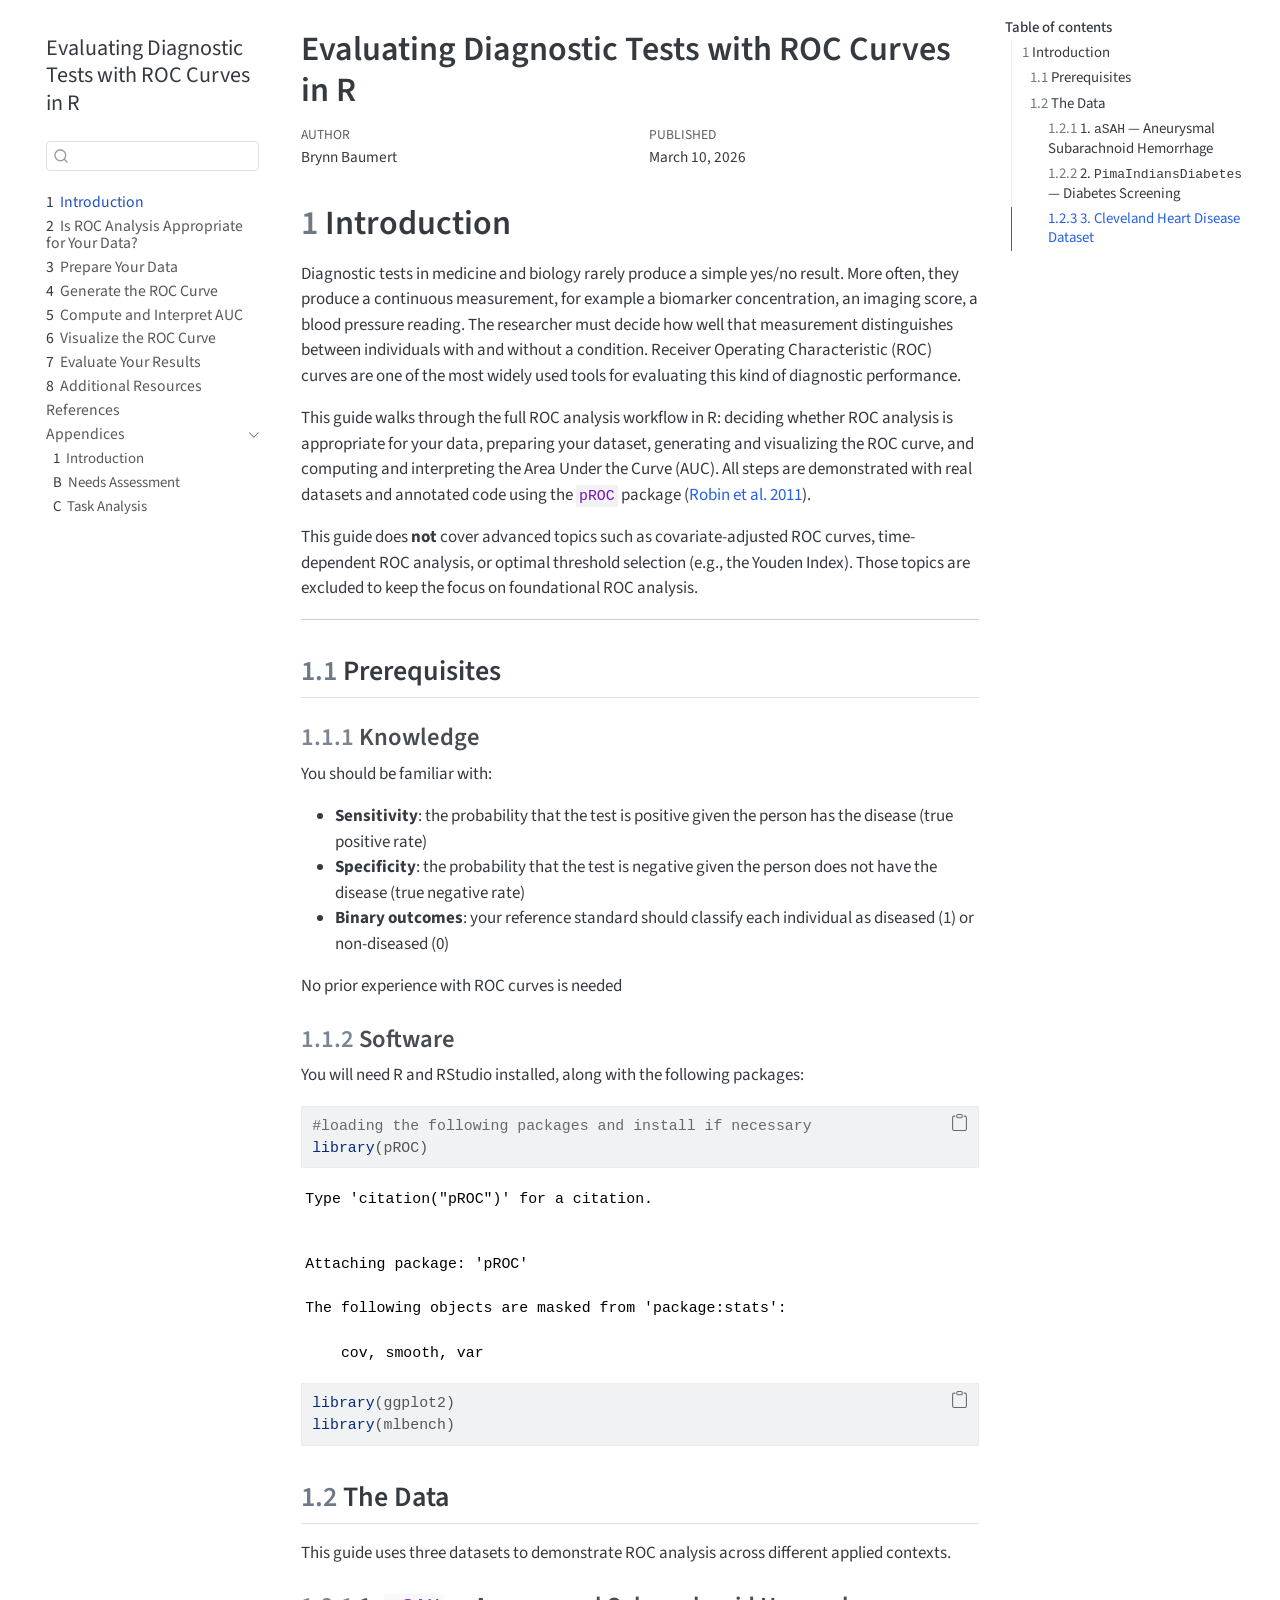
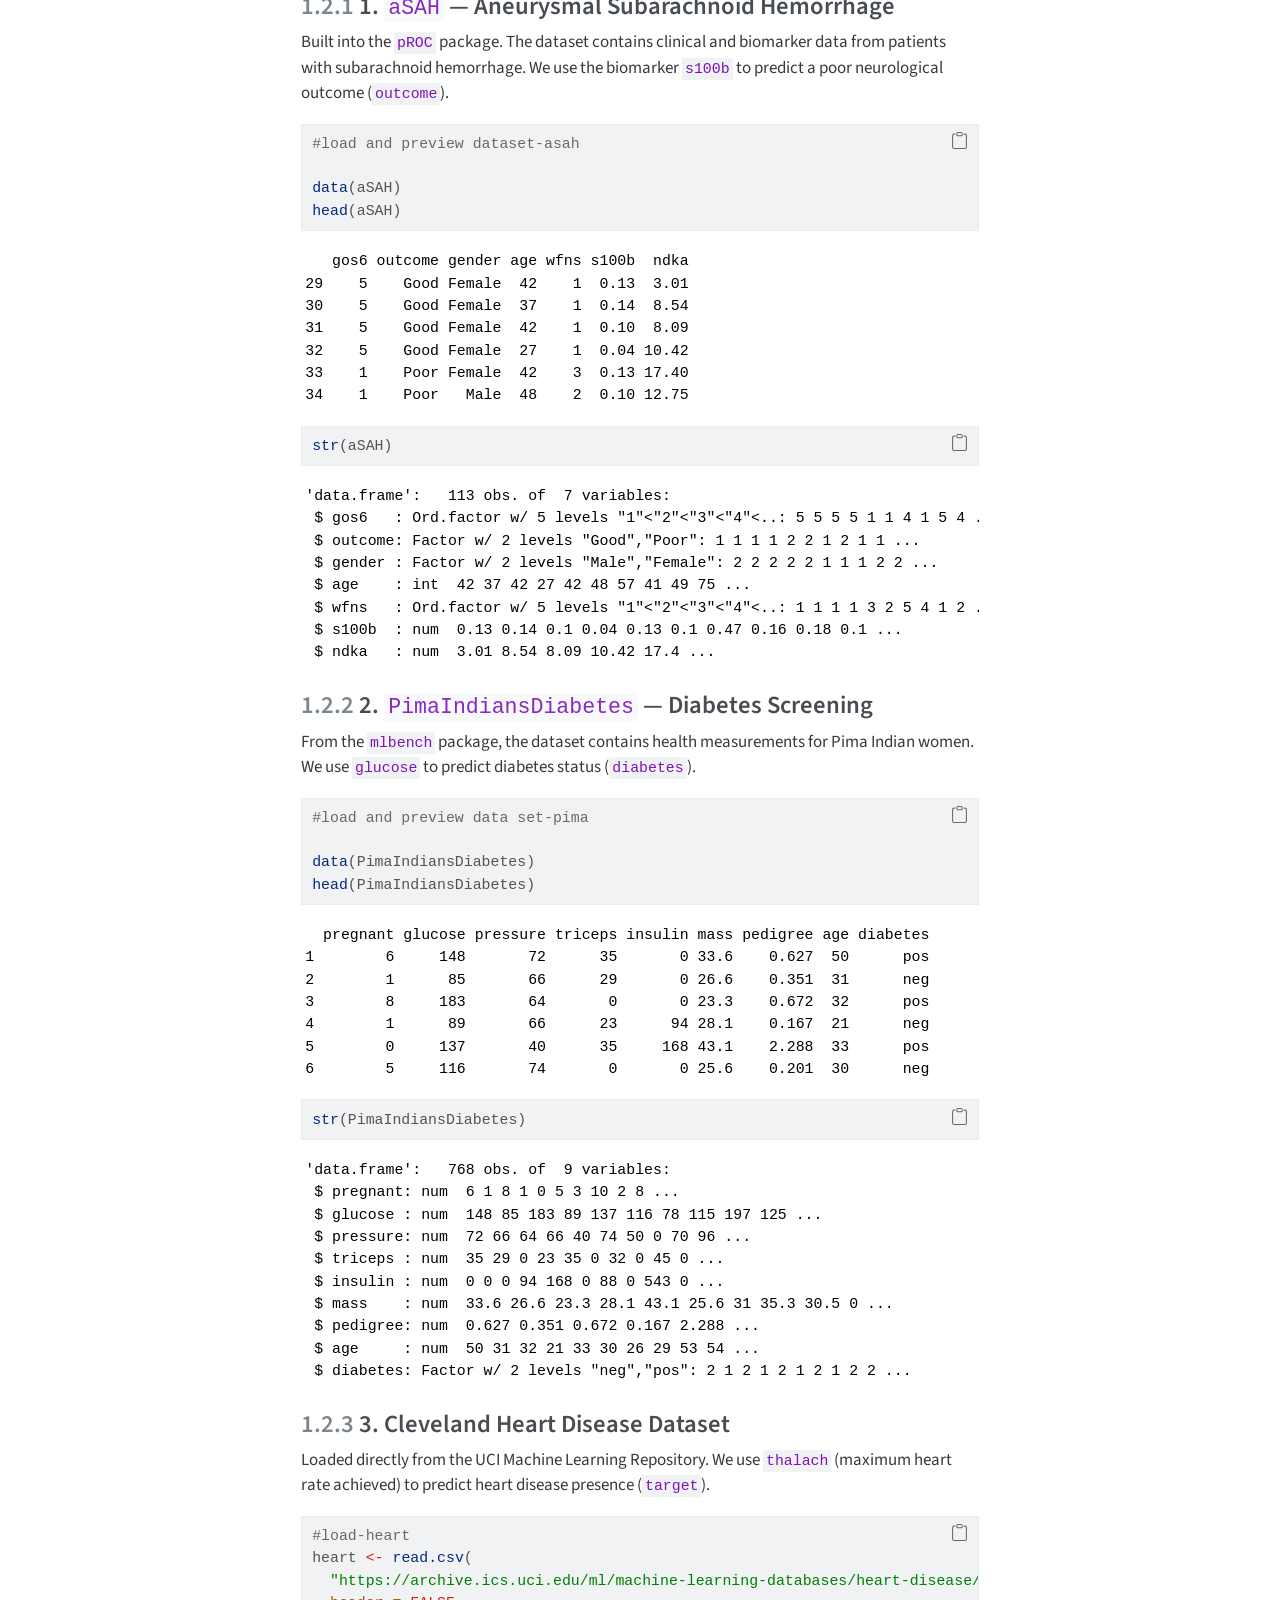
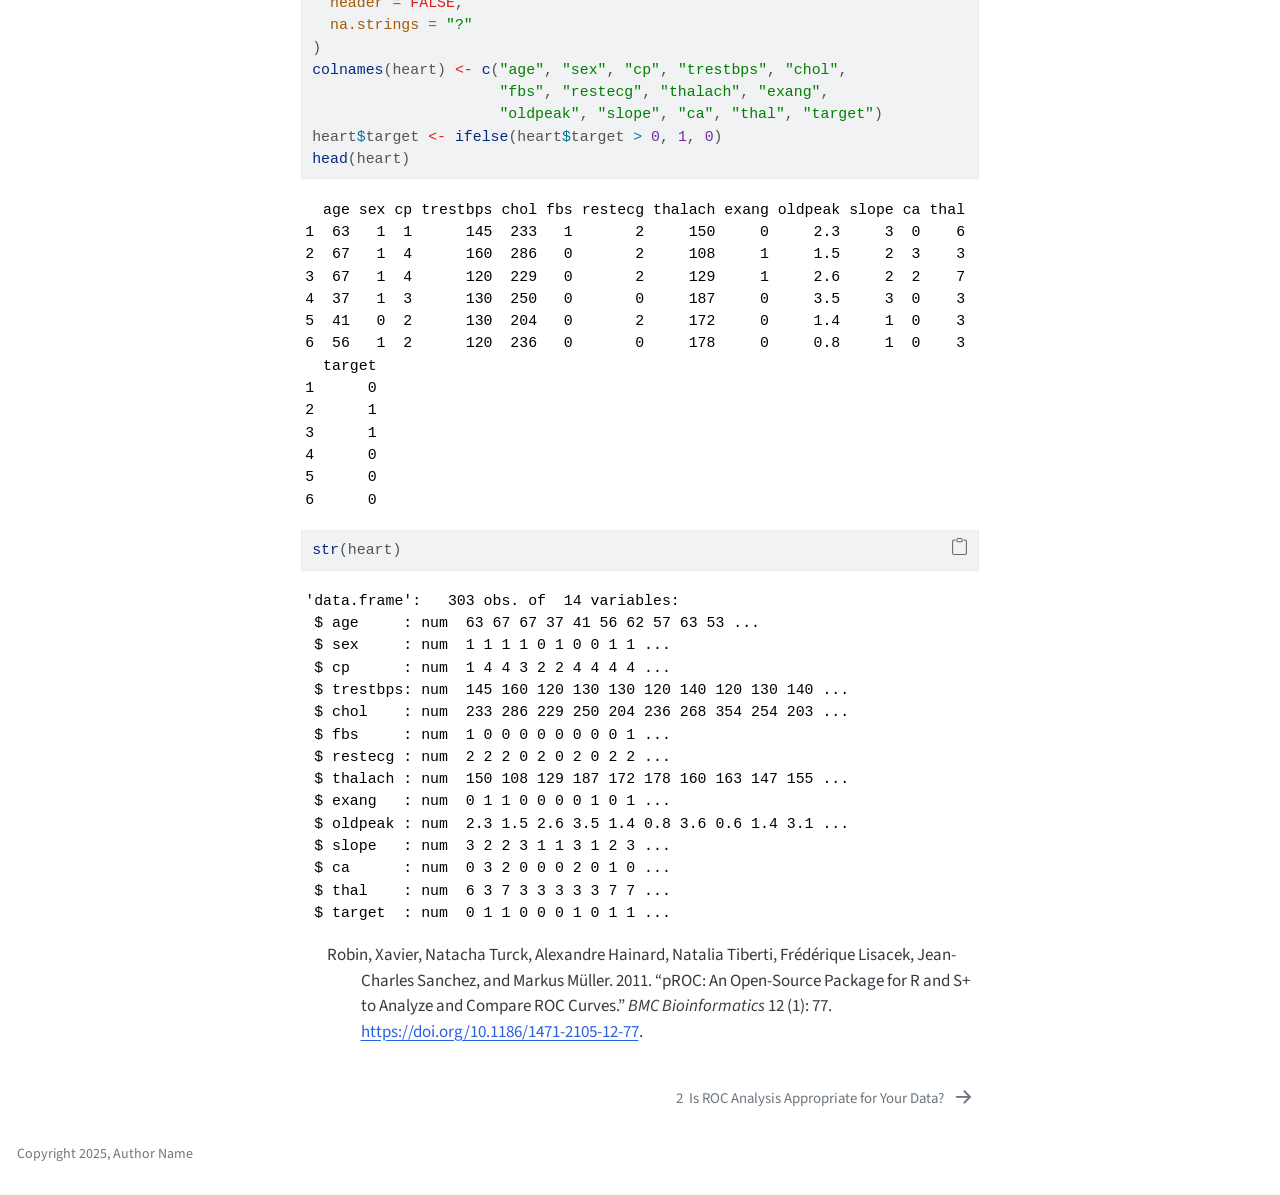
<file: docs/index.html>
<!DOCTYPE html>
<html xmlns="http://www.w3.org/1999/xhtml" lang="en" xml:lang="en"><head>

<meta charset="utf-8">
<meta name="generator" content="quarto-1.8.27">

<meta name="viewport" content="width=device-width, initial-scale=1.0, user-scalable=yes">

<meta name="author" content="Brynn Baumert">
<meta name="dcterms.date" content="2026-03-10">

<title>Evaluating Diagnostic Tests with ROC Curves in R</title>
<style>
code{white-space: pre-wrap;}
span.smallcaps{font-variant: small-caps;}
div.columns{display: flex; gap: min(4vw, 1.5em);}
div.column{flex: auto; overflow-x: auto;}
div.hanging-indent{margin-left: 1.5em; text-indent: -1.5em;}
ul.task-list{list-style: none;}
ul.task-list li input[type="checkbox"] {
  width: 0.8em;
  margin: 0 0.8em 0.2em -1em; /* quarto-specific, see https://github.com/quarto-dev/quarto-cli/issues/4556 */ 
  vertical-align: middle;
}
/* CSS for syntax highlighting */
html { -webkit-text-size-adjust: 100%; }
pre > code.sourceCode { white-space: pre; position: relative; }
pre > code.sourceCode > span { display: inline-block; line-height: 1.25; }
pre > code.sourceCode > span:empty { height: 1.2em; }
.sourceCode { overflow: visible; }
code.sourceCode > span { color: inherit; text-decoration: inherit; }
div.sourceCode { margin: 1em 0; }
pre.sourceCode { margin: 0; }
@media screen {
div.sourceCode { overflow: auto; }
}
@media print {
pre > code.sourceCode { white-space: pre-wrap; }
pre > code.sourceCode > span { text-indent: -5em; padding-left: 5em; }
}
pre.numberSource code
  { counter-reset: source-line 0; }
pre.numberSource code > span
  { position: relative; left: -4em; counter-increment: source-line; }
pre.numberSource code > span > a:first-child::before
  { content: counter(source-line);
    position: relative; left: -1em; text-align: right; vertical-align: baseline;
    border: none; display: inline-block;
    -webkit-touch-callout: none; -webkit-user-select: none;
    -khtml-user-select: none; -moz-user-select: none;
    -ms-user-select: none; user-select: none;
    padding: 0 4px; width: 4em;
  }
pre.numberSource { margin-left: 3em;  padding-left: 4px; }
div.sourceCode
  {   }
@media screen {
pre > code.sourceCode > span > a:first-child::before { text-decoration: underline; }
}
/* CSS for citations */
div.csl-bib-body { }
div.csl-entry {
  clear: both;
  margin-bottom: 0em;
}
.hanging-indent div.csl-entry {
  margin-left:2em;
  text-indent:-2em;
}
div.csl-left-margin {
  min-width:2em;
  float:left;
}
div.csl-right-inline {
  margin-left:2em;
  padding-left:1em;
}
div.csl-indent {
  margin-left: 2em;
}</style>


<script src="site_libs/quarto-nav/quarto-nav.js"></script>
<script src="site_libs/quarto-nav/headroom.min.js"></script>
<script src="site_libs/clipboard/clipboard.min.js"></script>
<script src="site_libs/quarto-search/autocomplete.umd.js"></script>
<script src="site_libs/quarto-search/fuse.min.js"></script>
<script src="site_libs/quarto-search/quarto-search.js"></script>
<meta name="quarto:offset" content="./">
<link href="./guide.html" rel="next">
<script src="site_libs/quarto-html/quarto.js" type="module"></script>
<script src="site_libs/quarto-html/tabsets/tabsets.js" type="module"></script>
<script src="site_libs/quarto-html/axe/axe-check.js" type="module"></script>
<script src="site_libs/quarto-html/popper.min.js"></script>
<script src="site_libs/quarto-html/tippy.umd.min.js"></script>
<script src="site_libs/quarto-html/anchor.min.js"></script>
<link href="site_libs/quarto-html/tippy.css" rel="stylesheet">
<link href="site_libs/quarto-html/quarto-syntax-highlighting-b754b9fd3853d7e56faef54c29c5d52b.css" rel="stylesheet" id="quarto-text-highlighting-styles">
<script src="site_libs/bootstrap/bootstrap.min.js"></script>
<link href="site_libs/bootstrap/bootstrap-icons.css" rel="stylesheet">
<link href="site_libs/bootstrap/bootstrap-52aae9844ad5a5a5e9a7c3d08fa930ed.min.css" rel="stylesheet" append-hash="true" id="quarto-bootstrap" data-mode="light">
<script id="quarto-search-options" type="application/json">{
  "location": "sidebar",
  "copy-button": false,
  "collapse-after": 3,
  "panel-placement": "start",
  "type": "textbox",
  "limit": 50,
  "keyboard-shortcut": [
    "f",
    "/",
    "s"
  ],
  "show-item-context": false,
  "language": {
    "search-no-results-text": "No results",
    "search-matching-documents-text": "matching documents",
    "search-copy-link-title": "Copy link to search",
    "search-hide-matches-text": "Hide additional matches",
    "search-more-match-text": "more match in this document",
    "search-more-matches-text": "more matches in this document",
    "search-clear-button-title": "Clear",
    "search-text-placeholder": "",
    "search-detached-cancel-button-title": "Cancel",
    "search-submit-button-title": "Submit",
    "search-label": "Search"
  }
}</script>


</head>

<body class="nav-sidebar floating quarto-light">

<div id="quarto-search-results"></div>
  <header id="quarto-header" class="headroom fixed-top">
  <nav class="quarto-secondary-nav">
    <div class="container-fluid d-flex">
      <button type="button" class="quarto-btn-toggle btn" data-bs-toggle="collapse" role="button" data-bs-target=".quarto-sidebar-collapse-item" aria-controls="quarto-sidebar" aria-expanded="false" aria-label="Toggle sidebar navigation" onclick="if (window.quartoToggleHeadroom) { window.quartoToggleHeadroom(); }">
        <i class="bi bi-layout-text-sidebar-reverse"></i>
      </button>
        <nav class="quarto-page-breadcrumbs" aria-label="breadcrumb"><ol class="breadcrumb"><li class="breadcrumb-item"><a href="./index.html"><span class="chapter-number">1</span>&nbsp; <span class="chapter-title">Introduction</span></a></li></ol></nav>
        <a class="flex-grow-1" role="navigation" data-bs-toggle="collapse" data-bs-target=".quarto-sidebar-collapse-item" aria-controls="quarto-sidebar" aria-expanded="false" aria-label="Toggle sidebar navigation" onclick="if (window.quartoToggleHeadroom) { window.quartoToggleHeadroom(); }">      
        </a>
      <button type="button" class="btn quarto-search-button" aria-label="Search" onclick="window.quartoOpenSearch();">
        <i class="bi bi-search"></i>
      </button>
    </div>
  </nav>
</header>
<!-- content -->
<div id="quarto-content" class="quarto-container page-columns page-rows-contents page-layout-article">
<!-- sidebar -->
  <nav id="quarto-sidebar" class="sidebar collapse collapse-horizontal quarto-sidebar-collapse-item sidebar-navigation floating overflow-auto">
    <div class="pt-lg-2 mt-2 text-left sidebar-header">
    <div class="sidebar-title mb-0 py-0">
      <a href="./">Evaluating Diagnostic Tests with ROC Curves in R</a> 
    </div>
      </div>
        <div class="mt-2 flex-shrink-0 align-items-center">
        <div class="sidebar-search">
        <div id="quarto-search" class="" title="Search"></div>
        </div>
        </div>
    <div class="sidebar-menu-container"> 
    <ul class="list-unstyled mt-1">
        <li class="sidebar-item">
  <div class="sidebar-item-container"> 
  <a href="./index.html" class="sidebar-item-text sidebar-link active">
 <span class="menu-text"><span class="chapter-number">1</span>&nbsp; <span class="chapter-title">Introduction</span></span></a>
  </div>
</li>
        <li class="sidebar-item">
  <div class="sidebar-item-container"> 
  <a href="./guide.html" class="sidebar-item-text sidebar-link">
 <span class="menu-text"><span class="chapter-number">2</span>&nbsp; <span class="chapter-title">Is ROC Analysis Appropriate for Your Data?</span></span></a>
  </div>
</li>
        <li class="sidebar-item">
  <div class="sidebar-item-container"> 
  <a href="./prepare.html" class="sidebar-item-text sidebar-link">
 <span class="menu-text"><span class="chapter-number">3</span>&nbsp; <span class="chapter-title">Prepare Your Data</span></span></a>
  </div>
</li>
        <li class="sidebar-item">
  <div class="sidebar-item-container"> 
  <a href="./generate.html" class="sidebar-item-text sidebar-link">
 <span class="menu-text"><span class="chapter-number">4</span>&nbsp; <span class="chapter-title">Generate the ROC Curve</span></span></a>
  </div>
</li>
        <li class="sidebar-item">
  <div class="sidebar-item-container"> 
  <a href="./compute-auc.html" class="sidebar-item-text sidebar-link">
 <span class="menu-text"><span class="chapter-number">5</span>&nbsp; <span class="chapter-title">Compute and Interpret AUC</span></span></a>
  </div>
</li>
        <li class="sidebar-item">
  <div class="sidebar-item-container"> 
  <a href="./visualize.html" class="sidebar-item-text sidebar-link">
 <span class="menu-text"><span class="chapter-number">6</span>&nbsp; <span class="chapter-title">Visualize the ROC Curve</span></span></a>
  </div>
</li>
        <li class="sidebar-item">
  <div class="sidebar-item-container"> 
  <a href="./evaluate.html" class="sidebar-item-text sidebar-link">
 <span class="menu-text"><span class="chapter-number">7</span>&nbsp; <span class="chapter-title">Evaluate Your Results</span></span></a>
  </div>
</li>
        <li class="sidebar-item">
  <div class="sidebar-item-container"> 
  <a href="./resources.html" class="sidebar-item-text sidebar-link">
 <span class="menu-text"><span class="chapter-number">8</span>&nbsp; <span class="chapter-title">Additional Resources</span></span></a>
  </div>
</li>
        <li class="sidebar-item">
  <div class="sidebar-item-container"> 
  <a href="./references.html" class="sidebar-item-text sidebar-link">
 <span class="menu-text">References</span></a>
  </div>
</li>
        <li class="sidebar-item sidebar-item-section">
      <div class="sidebar-item-container"> 
            <a class="sidebar-item-text sidebar-link text-start" data-bs-toggle="collapse" data-bs-target="#quarto-sidebar-section-1" role="navigation" aria-expanded="true">
 <span class="menu-text">Appendices</span></a>
          <a class="sidebar-item-toggle text-start" data-bs-toggle="collapse" data-bs-target="#quarto-sidebar-section-1" role="navigation" aria-expanded="true" aria-label="Toggle section">
            <i class="bi bi-chevron-right ms-2"></i>
          </a> 
      </div>
      <ul id="quarto-sidebar-section-1" class="collapse list-unstyled sidebar-section depth1 show">  
          <li class="sidebar-item">
  <div class="sidebar-item-container"> 
  <a href="./index.html" class="sidebar-item-text sidebar-link">
 <span class="menu-text"><span class="chapter-number">1</span>&nbsp; <span class="chapter-title">Introduction</span></span></a>
  </div>
</li>
          <li class="sidebar-item">
  <div class="sidebar-item-container"> 
  <a href="./needs.html" class="sidebar-item-text sidebar-link">
 <span class="menu-text"><span class="chapter-number">B</span>&nbsp; <span class="chapter-title">Needs Assessment</span></span></a>
  </div>
</li>
          <li class="sidebar-item">
  <div class="sidebar-item-container"> 
  <a href="./task-analysis.html" class="sidebar-item-text sidebar-link">
 <span class="menu-text"><span class="chapter-number">C</span>&nbsp; <span class="chapter-title">Task Analysis</span></span></a>
  </div>
</li>
      </ul>
  </li>
    </ul>
    </div>
</nav>
<div id="quarto-sidebar-glass" class="quarto-sidebar-collapse-item" data-bs-toggle="collapse" data-bs-target=".quarto-sidebar-collapse-item"></div>
<!-- margin-sidebar -->
    <div id="quarto-margin-sidebar" class="sidebar margin-sidebar">
        <nav id="TOC" role="doc-toc" class="toc-active">
    <h2 id="toc-title">Table of contents</h2>
   
  <ul>
  <li><a href="#introduction" id="toc-introduction" class="nav-link active" data-scroll-target="#introduction"><span class="header-section-number">1</span> Introduction</a>
  <ul class="collapse">
  <li><a href="#prerequisites" id="toc-prerequisites" class="nav-link" data-scroll-target="#prerequisites"><span class="header-section-number">1.1</span> Prerequisites</a>
  <ul class="collapse">
  <li><a href="#knowledge" id="toc-knowledge" class="nav-link" data-scroll-target="#knowledge"><span class="header-section-number">1.1.1</span> Knowledge</a></li>
  <li><a href="#software" id="toc-software" class="nav-link" data-scroll-target="#software"><span class="header-section-number">1.1.2</span> Software</a></li>
  </ul></li>
  <li><a href="#the-data" id="toc-the-data" class="nav-link" data-scroll-target="#the-data"><span class="header-section-number">1.2</span> The Data</a>
  <ul class="collapse">
  <li><a href="#asah-aneurysmal-subarachnoid-hemorrhage" id="toc-asah-aneurysmal-subarachnoid-hemorrhage" class="nav-link" data-scroll-target="#asah-aneurysmal-subarachnoid-hemorrhage"><span class="header-section-number">1.2.1</span> 1. <code>aSAH</code> — Aneurysmal Subarachnoid Hemorrhage</a></li>
  <li><a href="#pimaindiansdiabetes-diabetes-screening" id="toc-pimaindiansdiabetes-diabetes-screening" class="nav-link" data-scroll-target="#pimaindiansdiabetes-diabetes-screening"><span class="header-section-number">1.2.2</span> 2. <code>PimaIndiansDiabetes</code> — Diabetes Screening</a></li>
  <li><a href="#cleveland-heart-disease-dataset" id="toc-cleveland-heart-disease-dataset" class="nav-link" data-scroll-target="#cleveland-heart-disease-dataset"><span class="header-section-number">1.2.3</span> 3. Cleveland Heart Disease Dataset</a></li>
  </ul></li>
  </ul></li>
  </ul>
</nav>
    </div>
<!-- main -->
<main class="content" id="quarto-document-content">

<header id="title-block-header" class="quarto-title-block default">
<div class="quarto-title">
<h1 class="title">Evaluating Diagnostic Tests with ROC Curves in R</h1>
</div>



<div class="quarto-title-meta">

    <div>
    <div class="quarto-title-meta-heading">Author</div>
    <div class="quarto-title-meta-contents">
             <p>Brynn Baumert </p>
          </div>
  </div>
    
    <div>
    <div class="quarto-title-meta-heading">Published</div>
    <div class="quarto-title-meta-contents">
      <p class="date">March 10, 2026</p>
    </div>
  </div>
  
    
  </div>
  


</header>


<section id="introduction" class="level1" data-number="1">
<h1 data-number="1"><span class="header-section-number">1</span> Introduction</h1>
<p>Diagnostic tests in medicine and biology rarely produce a simple yes/no result. More often, they produce a continuous measurement, for example a biomarker concentration, an imaging score, a blood pressure reading. The researcher must decide how well that measurement distinguishes between individuals with and without a condition. Receiver Operating Characteristic (ROC) curves are one of the most widely used tools for evaluating this kind of diagnostic performance.</p>
<p>This guide walks through the full ROC analysis workflow in R: deciding whether ROC analysis is appropriate for your data, preparing your dataset, generating and visualizing the ROC curve, and computing and interpreting the Area Under the Curve (AUC). All steps are demonstrated with real datasets and annotated code using the <code>pROC</code> package <span class="citation" data-cites="robin2011">(<a href="#ref-robin2011" role="doc-biblioref">Robin et al. 2011</a>)</span>.</p>
<p>This guide does <strong>not</strong> cover advanced topics such as covariate-adjusted ROC curves, time-dependent ROC analysis, or optimal threshold selection (e.g., the Youden Index). Those topics are excluded to keep the focus on foundational ROC analysis.</p>
<hr>
<section id="prerequisites" class="level2" data-number="1.1">
<h2 data-number="1.1" class="anchored" data-anchor-id="prerequisites"><span class="header-section-number">1.1</span> Prerequisites</h2>
<section id="knowledge" class="level3" data-number="1.1.1">
<h3 data-number="1.1.1" class="anchored" data-anchor-id="knowledge"><span class="header-section-number">1.1.1</span> Knowledge</h3>
<p>You should be familiar with:</p>
<ul>
<li><strong>Sensitivity</strong>: the probability that the test is positive given the person has the disease (true positive rate)</li>
<li><strong>Specificity</strong>: the probability that the test is negative given the person does not have the disease (true negative rate)</li>
<li><strong>Binary outcomes</strong>: your reference standard should classify each individual as diseased (1) or non-diseased (0)</li>
</ul>
<p>No prior experience with ROC curves is needed</p>
</section>
<section id="software" class="level3" data-number="1.1.2">
<h3 data-number="1.1.2" class="anchored" data-anchor-id="software"><span class="header-section-number">1.1.2</span> Software</h3>
<p>You will need R and RStudio installed, along with the following packages:</p>
<div class="cell">
<div class="code-copy-outer-scaffold"><div class="sourceCode cell-code" id="cb1"><pre class="sourceCode r code-with-copy"><code class="sourceCode r"><span id="cb1-1"><a href="#cb1-1" aria-hidden="true" tabindex="-1"></a><span class="co">#loading the following packages and install if necessary</span></span>
<span id="cb1-2"><a href="#cb1-2" aria-hidden="true" tabindex="-1"></a><span class="fu">library</span>(pROC)</span></code></pre></div><button title="Copy to Clipboard" class="code-copy-button"><i class="bi"></i></button></div>
<div class="cell-output cell-output-stderr">
<pre><code>Type 'citation("pROC")' for a citation.</code></pre>
</div>
<div class="cell-output cell-output-stderr">
<pre><code>
Attaching package: 'pROC'</code></pre>
</div>
<div class="cell-output cell-output-stderr">
<pre><code>The following objects are masked from 'package:stats':

    cov, smooth, var</code></pre>
</div>
<div class="code-copy-outer-scaffold"><div class="sourceCode cell-code" id="cb5"><pre class="sourceCode r code-with-copy"><code class="sourceCode r"><span id="cb5-1"><a href="#cb5-1" aria-hidden="true" tabindex="-1"></a><span class="fu">library</span>(ggplot2)</span>
<span id="cb5-2"><a href="#cb5-2" aria-hidden="true" tabindex="-1"></a><span class="fu">library</span>(mlbench)</span></code></pre></div><button title="Copy to Clipboard" class="code-copy-button"><i class="bi"></i></button></div>
</div>
</section>
</section>
<section id="the-data" class="level2" data-number="1.2">
<h2 data-number="1.2" class="anchored" data-anchor-id="the-data"><span class="header-section-number">1.2</span> The Data</h2>
<p>This guide uses three datasets to demonstrate ROC analysis across different applied contexts.</p>
<section id="asah-aneurysmal-subarachnoid-hemorrhage" class="level3" data-number="1.2.1">
<h3 data-number="1.2.1" class="anchored" data-anchor-id="asah-aneurysmal-subarachnoid-hemorrhage"><span class="header-section-number">1.2.1</span> 1. <code>aSAH</code> — Aneurysmal Subarachnoid Hemorrhage</h3>
<p>Built into the <code>pROC</code> package. The dataset contains clinical and biomarker data from patients with subarachnoid hemorrhage. We use the biomarker <code>s100b</code> to predict a poor neurological outcome (<code>outcome</code>).</p>
<div class="cell">
<div class="code-copy-outer-scaffold"><div class="sourceCode cell-code" id="cb6"><pre class="sourceCode r code-with-copy"><code class="sourceCode r"><span id="cb6-1"><a href="#cb6-1" aria-hidden="true" tabindex="-1"></a><span class="co">#load and preview dataset-asah</span></span>
<span id="cb6-2"><a href="#cb6-2" aria-hidden="true" tabindex="-1"></a></span>
<span id="cb6-3"><a href="#cb6-3" aria-hidden="true" tabindex="-1"></a><span class="fu">data</span>(aSAH)</span>
<span id="cb6-4"><a href="#cb6-4" aria-hidden="true" tabindex="-1"></a><span class="fu">head</span>(aSAH)</span></code></pre></div><button title="Copy to Clipboard" class="code-copy-button"><i class="bi"></i></button></div>
<div class="cell-output cell-output-stdout">
<pre><code>   gos6 outcome gender age wfns s100b  ndka
29    5    Good Female  42    1  0.13  3.01
30    5    Good Female  37    1  0.14  8.54
31    5    Good Female  42    1  0.10  8.09
32    5    Good Female  27    1  0.04 10.42
33    1    Poor Female  42    3  0.13 17.40
34    1    Poor   Male  48    2  0.10 12.75</code></pre>
</div>
<div class="code-copy-outer-scaffold"><div class="sourceCode cell-code" id="cb8"><pre class="sourceCode r code-with-copy"><code class="sourceCode r"><span id="cb8-1"><a href="#cb8-1" aria-hidden="true" tabindex="-1"></a><span class="fu">str</span>(aSAH)</span></code></pre></div><button title="Copy to Clipboard" class="code-copy-button"><i class="bi"></i></button></div>
<div class="cell-output cell-output-stdout">
<pre><code>'data.frame':   113 obs. of  7 variables:
 $ gos6   : Ord.factor w/ 5 levels "1"&lt;"2"&lt;"3"&lt;"4"&lt;..: 5 5 5 5 1 1 4 1 5 4 ...
 $ outcome: Factor w/ 2 levels "Good","Poor": 1 1 1 1 2 2 1 2 1 1 ...
 $ gender : Factor w/ 2 levels "Male","Female": 2 2 2 2 2 1 1 1 2 2 ...
 $ age    : int  42 37 42 27 42 48 57 41 49 75 ...
 $ wfns   : Ord.factor w/ 5 levels "1"&lt;"2"&lt;"3"&lt;"4"&lt;..: 1 1 1 1 3 2 5 4 1 2 ...
 $ s100b  : num  0.13 0.14 0.1 0.04 0.13 0.1 0.47 0.16 0.18 0.1 ...
 $ ndka   : num  3.01 8.54 8.09 10.42 17.4 ...</code></pre>
</div>
</div>
</section>
<section id="pimaindiansdiabetes-diabetes-screening" class="level3" data-number="1.2.2">
<h3 data-number="1.2.2" class="anchored" data-anchor-id="pimaindiansdiabetes-diabetes-screening"><span class="header-section-number">1.2.2</span> 2. <code>PimaIndiansDiabetes</code> — Diabetes Screening</h3>
<p>From the <code>mlbench</code> package, the dataset contains health measurements for Pima Indian women. We use <code>glucose</code> to predict diabetes status (<code>diabetes</code>).</p>
<div class="cell">
<div class="code-copy-outer-scaffold"><div class="sourceCode cell-code" id="cb10"><pre class="sourceCode r code-with-copy"><code class="sourceCode r"><span id="cb10-1"><a href="#cb10-1" aria-hidden="true" tabindex="-1"></a><span class="co">#load and preview data set-pima</span></span>
<span id="cb10-2"><a href="#cb10-2" aria-hidden="true" tabindex="-1"></a></span>
<span id="cb10-3"><a href="#cb10-3" aria-hidden="true" tabindex="-1"></a><span class="fu">data</span>(PimaIndiansDiabetes)</span>
<span id="cb10-4"><a href="#cb10-4" aria-hidden="true" tabindex="-1"></a><span class="fu">head</span>(PimaIndiansDiabetes)</span></code></pre></div><button title="Copy to Clipboard" class="code-copy-button"><i class="bi"></i></button></div>
<div class="cell-output cell-output-stdout">
<pre><code>  pregnant glucose pressure triceps insulin mass pedigree age diabetes
1        6     148       72      35       0 33.6    0.627  50      pos
2        1      85       66      29       0 26.6    0.351  31      neg
3        8     183       64       0       0 23.3    0.672  32      pos
4        1      89       66      23      94 28.1    0.167  21      neg
5        0     137       40      35     168 43.1    2.288  33      pos
6        5     116       74       0       0 25.6    0.201  30      neg</code></pre>
</div>
<div class="code-copy-outer-scaffold"><div class="sourceCode cell-code" id="cb12"><pre class="sourceCode r code-with-copy"><code class="sourceCode r"><span id="cb12-1"><a href="#cb12-1" aria-hidden="true" tabindex="-1"></a><span class="fu">str</span>(PimaIndiansDiabetes)</span></code></pre></div><button title="Copy to Clipboard" class="code-copy-button"><i class="bi"></i></button></div>
<div class="cell-output cell-output-stdout">
<pre><code>'data.frame':   768 obs. of  9 variables:
 $ pregnant: num  6 1 8 1 0 5 3 10 2 8 ...
 $ glucose : num  148 85 183 89 137 116 78 115 197 125 ...
 $ pressure: num  72 66 64 66 40 74 50 0 70 96 ...
 $ triceps : num  35 29 0 23 35 0 32 0 45 0 ...
 $ insulin : num  0 0 0 94 168 0 88 0 543 0 ...
 $ mass    : num  33.6 26.6 23.3 28.1 43.1 25.6 31 35.3 30.5 0 ...
 $ pedigree: num  0.627 0.351 0.672 0.167 2.288 ...
 $ age     : num  50 31 32 21 33 30 26 29 53 54 ...
 $ diabetes: Factor w/ 2 levels "neg","pos": 2 1 2 1 2 1 2 1 2 2 ...</code></pre>
</div>
</div>
</section>
<section id="cleveland-heart-disease-dataset" class="level3" data-number="1.2.3">
<h3 data-number="1.2.3" class="anchored" data-anchor-id="cleveland-heart-disease-dataset"><span class="header-section-number">1.2.3</span> 3. Cleveland Heart Disease Dataset</h3>
<p>Loaded directly from the UCI Machine Learning Repository. We use <code>thalach</code> (maximum heart rate achieved) to predict heart disease presence (<code>target</code>).</p>
<div class="cell">
<div class="code-copy-outer-scaffold"><div class="sourceCode cell-code" id="cb14"><pre class="sourceCode r code-with-copy"><code class="sourceCode r"><span id="cb14-1"><a href="#cb14-1" aria-hidden="true" tabindex="-1"></a><span class="co">#load-heart</span></span>
<span id="cb14-2"><a href="#cb14-2" aria-hidden="true" tabindex="-1"></a>heart <span class="ot">&lt;-</span> <span class="fu">read.csv</span>(</span>
<span id="cb14-3"><a href="#cb14-3" aria-hidden="true" tabindex="-1"></a>  <span class="st">"https://archive.ics.uci.edu/ml/machine-learning-databases/heart-disease/processed.cleveland.data"</span>,</span>
<span id="cb14-4"><a href="#cb14-4" aria-hidden="true" tabindex="-1"></a>  <span class="at">header =</span> <span class="cn">FALSE</span>,</span>
<span id="cb14-5"><a href="#cb14-5" aria-hidden="true" tabindex="-1"></a>  <span class="at">na.strings =</span> <span class="st">"?"</span></span>
<span id="cb14-6"><a href="#cb14-6" aria-hidden="true" tabindex="-1"></a>)</span>
<span id="cb14-7"><a href="#cb14-7" aria-hidden="true" tabindex="-1"></a><span class="fu">colnames</span>(heart) <span class="ot">&lt;-</span> <span class="fu">c</span>(<span class="st">"age"</span>, <span class="st">"sex"</span>, <span class="st">"cp"</span>, <span class="st">"trestbps"</span>, <span class="st">"chol"</span>,</span>
<span id="cb14-8"><a href="#cb14-8" aria-hidden="true" tabindex="-1"></a>                     <span class="st">"fbs"</span>, <span class="st">"restecg"</span>, <span class="st">"thalach"</span>, <span class="st">"exang"</span>,</span>
<span id="cb14-9"><a href="#cb14-9" aria-hidden="true" tabindex="-1"></a>                     <span class="st">"oldpeak"</span>, <span class="st">"slope"</span>, <span class="st">"ca"</span>, <span class="st">"thal"</span>, <span class="st">"target"</span>)</span>
<span id="cb14-10"><a href="#cb14-10" aria-hidden="true" tabindex="-1"></a>heart<span class="sc">$</span>target <span class="ot">&lt;-</span> <span class="fu">ifelse</span>(heart<span class="sc">$</span>target <span class="sc">&gt;</span> <span class="dv">0</span>, <span class="dv">1</span>, <span class="dv">0</span>)</span>
<span id="cb14-11"><a href="#cb14-11" aria-hidden="true" tabindex="-1"></a><span class="fu">head</span>(heart)</span></code></pre></div><button title="Copy to Clipboard" class="code-copy-button"><i class="bi"></i></button></div>
<div class="cell-output cell-output-stdout">
<pre><code>  age sex cp trestbps chol fbs restecg thalach exang oldpeak slope ca thal
1  63   1  1      145  233   1       2     150     0     2.3     3  0    6
2  67   1  4      160  286   0       2     108     1     1.5     2  3    3
3  67   1  4      120  229   0       2     129     1     2.6     2  2    7
4  37   1  3      130  250   0       0     187     0     3.5     3  0    3
5  41   0  2      130  204   0       2     172     0     1.4     1  0    3
6  56   1  2      120  236   0       0     178     0     0.8     1  0    3
  target
1      0
2      1
3      1
4      0
5      0
6      0</code></pre>
</div>
<div class="code-copy-outer-scaffold"><div class="sourceCode cell-code" id="cb16"><pre class="sourceCode r code-with-copy"><code class="sourceCode r"><span id="cb16-1"><a href="#cb16-1" aria-hidden="true" tabindex="-1"></a><span class="fu">str</span>(heart)</span></code></pre></div><button title="Copy to Clipboard" class="code-copy-button"><i class="bi"></i></button></div>
<div class="cell-output cell-output-stdout">
<pre><code>'data.frame':   303 obs. of  14 variables:
 $ age     : num  63 67 67 37 41 56 62 57 63 53 ...
 $ sex     : num  1 1 1 1 0 1 0 0 1 1 ...
 $ cp      : num  1 4 4 3 2 2 4 4 4 4 ...
 $ trestbps: num  145 160 120 130 130 120 140 120 130 140 ...
 $ chol    : num  233 286 229 250 204 236 268 354 254 203 ...
 $ fbs     : num  1 0 0 0 0 0 0 0 0 1 ...
 $ restecg : num  2 2 2 0 2 0 2 0 2 2 ...
 $ thalach : num  150 108 129 187 172 178 160 163 147 155 ...
 $ exang   : num  0 1 1 0 0 0 0 1 0 1 ...
 $ oldpeak : num  2.3 1.5 2.6 3.5 1.4 0.8 3.6 0.6 1.4 3.1 ...
 $ slope   : num  3 2 2 3 1 1 3 1 2 3 ...
 $ ca      : num  0 3 2 0 0 0 2 0 1 0 ...
 $ thal    : num  6 3 7 3 3 3 3 3 7 7 ...
 $ target  : num  0 1 1 0 0 0 1 0 1 1 ...</code></pre>
</div>
</div>


<div id="refs" class="references csl-bib-body hanging-indent" data-entry-spacing="0" role="list">
<div id="ref-robin2011" class="csl-entry" role="listitem">
Robin, Xavier, Natacha Turck, Alexandre Hainard, Natalia Tiberti, Frédérique Lisacek, Jean-Charles Sanchez, and Markus Müller. 2011. <span>“<span class="nocase">pROC</span>: An Open-Source Package for <span>R</span> and <span>S</span>+ to Analyze and Compare <span>ROC</span> Curves.”</span> <em>BMC Bioinformatics</em> 12 (1): 77. <a href="https://doi.org/10.1186/1471-2105-12-77">https://doi.org/10.1186/1471-2105-12-77</a>.
</div>
</div>
</section>
</section>
</section>

</main> <!-- /main -->
<script id="quarto-html-after-body" type="application/javascript">
  window.document.addEventListener("DOMContentLoaded", function (event) {
    const icon = "";
    const anchorJS = new window.AnchorJS();
    anchorJS.options = {
      placement: 'right',
      icon: icon
    };
    anchorJS.add('.anchored');
    const isCodeAnnotation = (el) => {
      for (const clz of el.classList) {
        if (clz.startsWith('code-annotation-')) {                     
          return true;
        }
      }
      return false;
    }
    const onCopySuccess = function(e) {
      // button target
      const button = e.trigger;
      // don't keep focus
      button.blur();
      // flash "checked"
      button.classList.add('code-copy-button-checked');
      var currentTitle = button.getAttribute("title");
      button.setAttribute("title", "Copied!");
      let tooltip;
      if (window.bootstrap) {
        button.setAttribute("data-bs-toggle", "tooltip");
        button.setAttribute("data-bs-placement", "left");
        button.setAttribute("data-bs-title", "Copied!");
        tooltip = new bootstrap.Tooltip(button, 
          { trigger: "manual", 
            customClass: "code-copy-button-tooltip",
            offset: [0, -8]});
        tooltip.show();    
      }
      setTimeout(function() {
        if (tooltip) {
          tooltip.hide();
          button.removeAttribute("data-bs-title");
          button.removeAttribute("data-bs-toggle");
          button.removeAttribute("data-bs-placement");
        }
        button.setAttribute("title", currentTitle);
        button.classList.remove('code-copy-button-checked');
      }, 1000);
      // clear code selection
      e.clearSelection();
    }
    const getTextToCopy = function(trigger) {
      const outerScaffold = trigger.parentElement.cloneNode(true);
      const codeEl = outerScaffold.querySelector('code');
      for (const childEl of codeEl.children) {
        if (isCodeAnnotation(childEl)) {
          childEl.remove();
        }
      }
      return codeEl.innerText;
    }
    const clipboard = new window.ClipboardJS('.code-copy-button:not([data-in-quarto-modal])', {
      text: getTextToCopy
    });
    clipboard.on('success', onCopySuccess);
    if (window.document.getElementById('quarto-embedded-source-code-modal')) {
      const clipboardModal = new window.ClipboardJS('.code-copy-button[data-in-quarto-modal]', {
        text: getTextToCopy,
        container: window.document.getElementById('quarto-embedded-source-code-modal')
      });
      clipboardModal.on('success', onCopySuccess);
    }
      var localhostRegex = new RegExp(/^(?:http|https):\/\/localhost\:?[0-9]*\//);
      var mailtoRegex = new RegExp(/^mailto:/);
        var filterRegex = new RegExp('/' + window.location.host + '/');
      var isInternal = (href) => {
          return filterRegex.test(href) || localhostRegex.test(href) || mailtoRegex.test(href);
      }
      // Inspect non-navigation links and adorn them if external
     var links = window.document.querySelectorAll('a[href]:not(.nav-link):not(.navbar-brand):not(.toc-action):not(.sidebar-link):not(.sidebar-item-toggle):not(.pagination-link):not(.no-external):not([aria-hidden]):not(.dropdown-item):not(.quarto-navigation-tool):not(.about-link)');
      for (var i=0; i<links.length; i++) {
        const link = links[i];
        if (!isInternal(link.href)) {
          // undo the damage that might have been done by quarto-nav.js in the case of
          // links that we want to consider external
          if (link.dataset.originalHref !== undefined) {
            link.href = link.dataset.originalHref;
          }
        }
      }
    function tippyHover(el, contentFn, onTriggerFn, onUntriggerFn) {
      const config = {
        allowHTML: true,
        maxWidth: 500,
        delay: 100,
        arrow: false,
        appendTo: function(el) {
            return el.parentElement;
        },
        interactive: true,
        interactiveBorder: 10,
        theme: 'quarto',
        placement: 'bottom-start',
      };
      if (contentFn) {
        config.content = contentFn;
      }
      if (onTriggerFn) {
        config.onTrigger = onTriggerFn;
      }
      if (onUntriggerFn) {
        config.onUntrigger = onUntriggerFn;
      }
      window.tippy(el, config); 
    }
    const noterefs = window.document.querySelectorAll('a[role="doc-noteref"]');
    for (var i=0; i<noterefs.length; i++) {
      const ref = noterefs[i];
      tippyHover(ref, function() {
        // use id or data attribute instead here
        let href = ref.getAttribute('data-footnote-href') || ref.getAttribute('href');
        try { href = new URL(href).hash; } catch {}
        const id = href.replace(/^#\/?/, "");
        const note = window.document.getElementById(id);
        if (note) {
          return note.innerHTML;
        } else {
          return "";
        }
      });
    }
    const xrefs = window.document.querySelectorAll('a.quarto-xref');
    const processXRef = (id, note) => {
      // Strip column container classes
      const stripColumnClz = (el) => {
        el.classList.remove("page-full", "page-columns");
        if (el.children) {
          for (const child of el.children) {
            stripColumnClz(child);
          }
        }
      }
      stripColumnClz(note)
      if (id === null || id.startsWith('sec-')) {
        // Special case sections, only their first couple elements
        const container = document.createElement("div");
        if (note.children && note.children.length > 2) {
          container.appendChild(note.children[0].cloneNode(true));
          for (let i = 1; i < note.children.length; i++) {
            const child = note.children[i];
            if (child.tagName === "P" && child.innerText === "") {
              continue;
            } else {
              container.appendChild(child.cloneNode(true));
              break;
            }
          }
          if (window.Quarto?.typesetMath) {
            window.Quarto.typesetMath(container);
          }
          return container.innerHTML
        } else {
          if (window.Quarto?.typesetMath) {
            window.Quarto.typesetMath(note);
          }
          return note.innerHTML;
        }
      } else {
        // Remove any anchor links if they are present
        const anchorLink = note.querySelector('a.anchorjs-link');
        if (anchorLink) {
          anchorLink.remove();
        }
        if (window.Quarto?.typesetMath) {
          window.Quarto.typesetMath(note);
        }
        if (note.classList.contains("callout")) {
          return note.outerHTML;
        } else {
          return note.innerHTML;
        }
      }
    }
    for (var i=0; i<xrefs.length; i++) {
      const xref = xrefs[i];
      tippyHover(xref, undefined, function(instance) {
        instance.disable();
        let url = xref.getAttribute('href');
        let hash = undefined; 
        if (url.startsWith('#')) {
          hash = url;
        } else {
          try { hash = new URL(url).hash; } catch {}
        }
        if (hash) {
          const id = hash.replace(/^#\/?/, "");
          const note = window.document.getElementById(id);
          if (note !== null) {
            try {
              const html = processXRef(id, note.cloneNode(true));
              instance.setContent(html);
            } finally {
              instance.enable();
              instance.show();
            }
          } else {
            // See if we can fetch this
            fetch(url.split('#')[0])
            .then(res => res.text())
            .then(html => {
              const parser = new DOMParser();
              const htmlDoc = parser.parseFromString(html, "text/html");
              const note = htmlDoc.getElementById(id);
              if (note !== null) {
                const html = processXRef(id, note);
                instance.setContent(html);
              } 
            }).finally(() => {
              instance.enable();
              instance.show();
            });
          }
        } else {
          // See if we can fetch a full url (with no hash to target)
          // This is a special case and we should probably do some content thinning / targeting
          fetch(url)
          .then(res => res.text())
          .then(html => {
            const parser = new DOMParser();
            const htmlDoc = parser.parseFromString(html, "text/html");
            const note = htmlDoc.querySelector('main.content');
            if (note !== null) {
              // This should only happen for chapter cross references
              // (since there is no id in the URL)
              // remove the first header
              if (note.children.length > 0 && note.children[0].tagName === "HEADER") {
                note.children[0].remove();
              }
              const html = processXRef(null, note);
              instance.setContent(html);
            } 
          }).finally(() => {
            instance.enable();
            instance.show();
          });
        }
      }, function(instance) {
      });
    }
        let selectedAnnoteEl;
        const selectorForAnnotation = ( cell, annotation) => {
          let cellAttr = 'data-code-cell="' + cell + '"';
          let lineAttr = 'data-code-annotation="' +  annotation + '"';
          const selector = 'span[' + cellAttr + '][' + lineAttr + ']';
          return selector;
        }
        const selectCodeLines = (annoteEl) => {
          const doc = window.document;
          const targetCell = annoteEl.getAttribute("data-target-cell");
          const targetAnnotation = annoteEl.getAttribute("data-target-annotation");
          const annoteSpan = window.document.querySelector(selectorForAnnotation(targetCell, targetAnnotation));
          const lines = annoteSpan.getAttribute("data-code-lines").split(",");
          const lineIds = lines.map((line) => {
            return targetCell + "-" + line;
          })
          let top = null;
          let height = null;
          let parent = null;
          if (lineIds.length > 0) {
              //compute the position of the single el (top and bottom and make a div)
              const el = window.document.getElementById(lineIds[0]);
              top = el.offsetTop;
              height = el.offsetHeight;
              parent = el.parentElement.parentElement;
            if (lineIds.length > 1) {
              const lastEl = window.document.getElementById(lineIds[lineIds.length - 1]);
              const bottom = lastEl.offsetTop + lastEl.offsetHeight;
              height = bottom - top;
            }
            if (top !== null && height !== null && parent !== null) {
              // cook up a div (if necessary) and position it 
              let div = window.document.getElementById("code-annotation-line-highlight");
              if (div === null) {
                div = window.document.createElement("div");
                div.setAttribute("id", "code-annotation-line-highlight");
                div.style.position = 'absolute';
                parent.appendChild(div);
              }
              div.style.top = top - 2 + "px";
              div.style.height = height + 4 + "px";
              div.style.left = 0;
              let gutterDiv = window.document.getElementById("code-annotation-line-highlight-gutter");
              if (gutterDiv === null) {
                gutterDiv = window.document.createElement("div");
                gutterDiv.setAttribute("id", "code-annotation-line-highlight-gutter");
                gutterDiv.style.position = 'absolute';
                const codeCell = window.document.getElementById(targetCell);
                const gutter = codeCell.querySelector('.code-annotation-gutter');
                gutter.appendChild(gutterDiv);
              }
              gutterDiv.style.top = top - 2 + "px";
              gutterDiv.style.height = height + 4 + "px";
            }
            selectedAnnoteEl = annoteEl;
          }
        };
        const unselectCodeLines = () => {
          const elementsIds = ["code-annotation-line-highlight", "code-annotation-line-highlight-gutter"];
          elementsIds.forEach((elId) => {
            const div = window.document.getElementById(elId);
            if (div) {
              div.remove();
            }
          });
          selectedAnnoteEl = undefined;
        };
          // Handle positioning of the toggle
      window.addEventListener(
        "resize",
        throttle(() => {
          elRect = undefined;
          if (selectedAnnoteEl) {
            selectCodeLines(selectedAnnoteEl);
          }
        }, 10)
      );
      function throttle(fn, ms) {
      let throttle = false;
      let timer;
        return (...args) => {
          if(!throttle) { // first call gets through
              fn.apply(this, args);
              throttle = true;
          } else { // all the others get throttled
              if(timer) clearTimeout(timer); // cancel #2
              timer = setTimeout(() => {
                fn.apply(this, args);
                timer = throttle = false;
              }, ms);
          }
        };
      }
        // Attach click handler to the DT
        const annoteDls = window.document.querySelectorAll('dt[data-target-cell]');
        for (const annoteDlNode of annoteDls) {
          annoteDlNode.addEventListener('click', (event) => {
            const clickedEl = event.target;
            if (clickedEl !== selectedAnnoteEl) {
              unselectCodeLines();
              const activeEl = window.document.querySelector('dt[data-target-cell].code-annotation-active');
              if (activeEl) {
                activeEl.classList.remove('code-annotation-active');
              }
              selectCodeLines(clickedEl);
              clickedEl.classList.add('code-annotation-active');
            } else {
              // Unselect the line
              unselectCodeLines();
              clickedEl.classList.remove('code-annotation-active');
            }
          });
        }
    const findCites = (el) => {
      const parentEl = el.parentElement;
      if (parentEl) {
        const cites = parentEl.dataset.cites;
        if (cites) {
          return {
            el,
            cites: cites.split(' ')
          };
        } else {
          return findCites(el.parentElement)
        }
      } else {
        return undefined;
      }
    };
    var bibliorefs = window.document.querySelectorAll('a[role="doc-biblioref"]');
    for (var i=0; i<bibliorefs.length; i++) {
      const ref = bibliorefs[i];
      const citeInfo = findCites(ref);
      if (citeInfo) {
        tippyHover(citeInfo.el, function() {
          var popup = window.document.createElement('div');
          citeInfo.cites.forEach(function(cite) {
            var citeDiv = window.document.createElement('div');
            citeDiv.classList.add('hanging-indent');
            citeDiv.classList.add('csl-entry');
            var biblioDiv = window.document.getElementById('ref-' + cite);
            if (biblioDiv) {
              citeDiv.innerHTML = biblioDiv.innerHTML;
            }
            popup.appendChild(citeDiv);
          });
          return popup.innerHTML;
        });
      }
    }
  });
  </script>
<nav class="page-navigation">
  <div class="nav-page nav-page-previous">
  </div>
  <div class="nav-page nav-page-next">
      <a href="./guide.html" class="pagination-link" aria-label="Is ROC Analysis Appropriate for Your Data?">
        <span class="nav-page-text"><span class="chapter-number">2</span>&nbsp; <span class="chapter-title">Is ROC Analysis Appropriate for Your Data?</span></span> <i class="bi bi-arrow-right-short"></i>
      </a>
  </div>
</nav>
</div> <!-- /content -->
<footer class="footer">
  <div class="nav-footer">
    <div class="nav-footer-left">
<p>Copyright 2025, Author Name</p>
</div>   
    <div class="nav-footer-center">
      &nbsp;
    </div>
    <div class="nav-footer-right">
      &nbsp;
    </div>
  </div>
</footer>




</body></html>
</file>
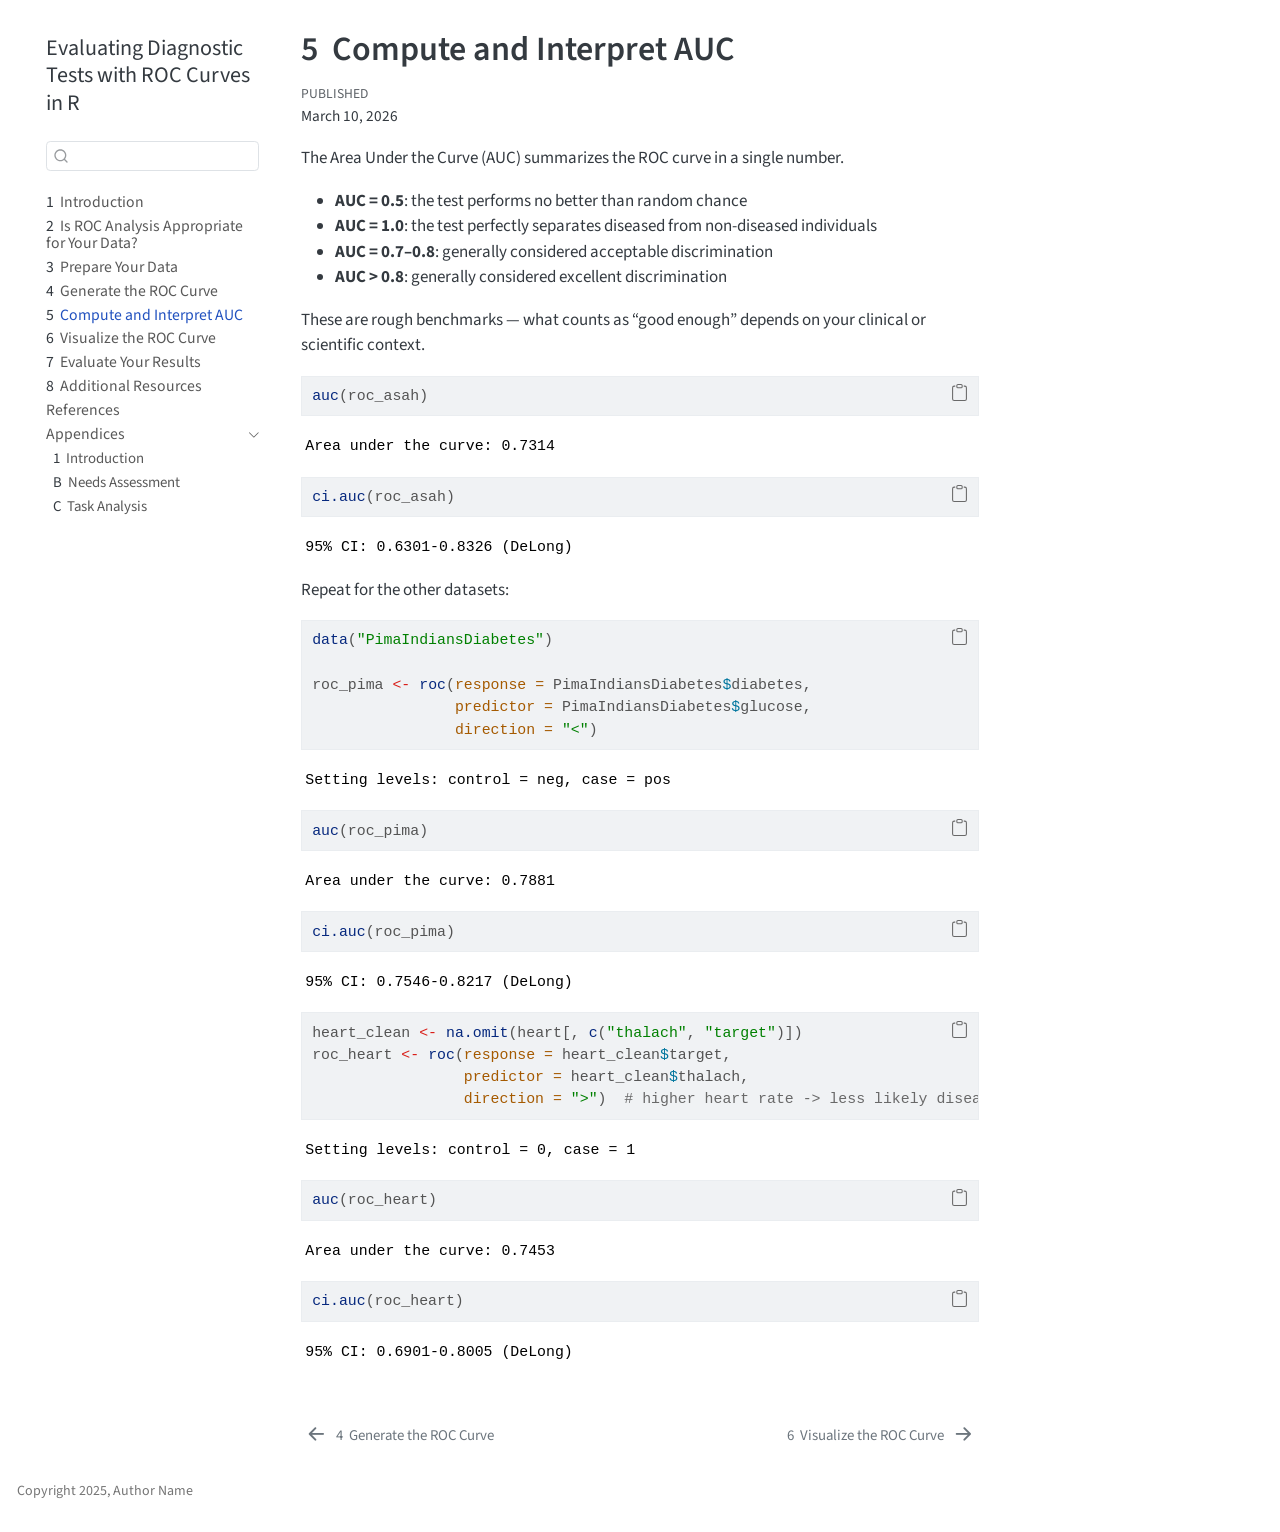
<file: docs/compute-auc.html>
<!DOCTYPE html>
<html xmlns="http://www.w3.org/1999/xhtml" lang="en" xml:lang="en"><head>

<meta charset="utf-8">
<meta name="generator" content="quarto-1.8.27">

<meta name="viewport" content="width=device-width, initial-scale=1.0, user-scalable=yes">

<meta name="dcterms.date" content="2026-03-10">

<title>5&nbsp; Compute and Interpret AUC – Evaluating Diagnostic Tests with ROC Curves in R</title>
<style>
code{white-space: pre-wrap;}
span.smallcaps{font-variant: small-caps;}
div.columns{display: flex; gap: min(4vw, 1.5em);}
div.column{flex: auto; overflow-x: auto;}
div.hanging-indent{margin-left: 1.5em; text-indent: -1.5em;}
ul.task-list{list-style: none;}
ul.task-list li input[type="checkbox"] {
  width: 0.8em;
  margin: 0 0.8em 0.2em -1em; /* quarto-specific, see https://github.com/quarto-dev/quarto-cli/issues/4556 */ 
  vertical-align: middle;
}
/* CSS for syntax highlighting */
html { -webkit-text-size-adjust: 100%; }
pre > code.sourceCode { white-space: pre; position: relative; }
pre > code.sourceCode > span { display: inline-block; line-height: 1.25; }
pre > code.sourceCode > span:empty { height: 1.2em; }
.sourceCode { overflow: visible; }
code.sourceCode > span { color: inherit; text-decoration: inherit; }
div.sourceCode { margin: 1em 0; }
pre.sourceCode { margin: 0; }
@media screen {
div.sourceCode { overflow: auto; }
}
@media print {
pre > code.sourceCode { white-space: pre-wrap; }
pre > code.sourceCode > span { text-indent: -5em; padding-left: 5em; }
}
pre.numberSource code
  { counter-reset: source-line 0; }
pre.numberSource code > span
  { position: relative; left: -4em; counter-increment: source-line; }
pre.numberSource code > span > a:first-child::before
  { content: counter(source-line);
    position: relative; left: -1em; text-align: right; vertical-align: baseline;
    border: none; display: inline-block;
    -webkit-touch-callout: none; -webkit-user-select: none;
    -khtml-user-select: none; -moz-user-select: none;
    -ms-user-select: none; user-select: none;
    padding: 0 4px; width: 4em;
  }
pre.numberSource { margin-left: 3em;  padding-left: 4px; }
div.sourceCode
  {   }
@media screen {
pre > code.sourceCode > span > a:first-child::before { text-decoration: underline; }
}
</style>


<script src="site_libs/quarto-nav/quarto-nav.js"></script>
<script src="site_libs/quarto-nav/headroom.min.js"></script>
<script src="site_libs/clipboard/clipboard.min.js"></script>
<script src="site_libs/quarto-search/autocomplete.umd.js"></script>
<script src="site_libs/quarto-search/fuse.min.js"></script>
<script src="site_libs/quarto-search/quarto-search.js"></script>
<meta name="quarto:offset" content="./">
<link href="./visualize.html" rel="next">
<link href="./generate.html" rel="prev">
<script src="site_libs/quarto-html/quarto.js" type="module"></script>
<script src="site_libs/quarto-html/tabsets/tabsets.js" type="module"></script>
<script src="site_libs/quarto-html/axe/axe-check.js" type="module"></script>
<script src="site_libs/quarto-html/popper.min.js"></script>
<script src="site_libs/quarto-html/tippy.umd.min.js"></script>
<script src="site_libs/quarto-html/anchor.min.js"></script>
<link href="site_libs/quarto-html/tippy.css" rel="stylesheet">
<link href="site_libs/quarto-html/quarto-syntax-highlighting-b754b9fd3853d7e56faef54c29c5d52b.css" rel="stylesheet" id="quarto-text-highlighting-styles">
<script src="site_libs/bootstrap/bootstrap.min.js"></script>
<link href="site_libs/bootstrap/bootstrap-icons.css" rel="stylesheet">
<link href="site_libs/bootstrap/bootstrap-52aae9844ad5a5a5e9a7c3d08fa930ed.min.css" rel="stylesheet" append-hash="true" id="quarto-bootstrap" data-mode="light">
<script id="quarto-search-options" type="application/json">{
  "location": "sidebar",
  "copy-button": false,
  "collapse-after": 3,
  "panel-placement": "start",
  "type": "textbox",
  "limit": 50,
  "keyboard-shortcut": [
    "f",
    "/",
    "s"
  ],
  "show-item-context": false,
  "language": {
    "search-no-results-text": "No results",
    "search-matching-documents-text": "matching documents",
    "search-copy-link-title": "Copy link to search",
    "search-hide-matches-text": "Hide additional matches",
    "search-more-match-text": "more match in this document",
    "search-more-matches-text": "more matches in this document",
    "search-clear-button-title": "Clear",
    "search-text-placeholder": "",
    "search-detached-cancel-button-title": "Cancel",
    "search-submit-button-title": "Submit",
    "search-label": "Search"
  }
}</script>


</head>

<body class="nav-sidebar floating quarto-light">

<div id="quarto-search-results"></div>
  <header id="quarto-header" class="headroom fixed-top">
  <nav class="quarto-secondary-nav">
    <div class="container-fluid d-flex">
      <button type="button" class="quarto-btn-toggle btn" data-bs-toggle="collapse" role="button" data-bs-target=".quarto-sidebar-collapse-item" aria-controls="quarto-sidebar" aria-expanded="false" aria-label="Toggle sidebar navigation" onclick="if (window.quartoToggleHeadroom) { window.quartoToggleHeadroom(); }">
        <i class="bi bi-layout-text-sidebar-reverse"></i>
      </button>
        <nav class="quarto-page-breadcrumbs" aria-label="breadcrumb"><ol class="breadcrumb"><li class="breadcrumb-item"><a href="./compute-auc.html"><span class="chapter-number">5</span>&nbsp; <span class="chapter-title">Compute and Interpret AUC</span></a></li></ol></nav>
        <a class="flex-grow-1" role="navigation" data-bs-toggle="collapse" data-bs-target=".quarto-sidebar-collapse-item" aria-controls="quarto-sidebar" aria-expanded="false" aria-label="Toggle sidebar navigation" onclick="if (window.quartoToggleHeadroom) { window.quartoToggleHeadroom(); }">      
        </a>
      <button type="button" class="btn quarto-search-button" aria-label="Search" onclick="window.quartoOpenSearch();">
        <i class="bi bi-search"></i>
      </button>
    </div>
  </nav>
</header>
<!-- content -->
<div id="quarto-content" class="quarto-container page-columns page-rows-contents page-layout-article">
<!-- sidebar -->
  <nav id="quarto-sidebar" class="sidebar collapse collapse-horizontal quarto-sidebar-collapse-item sidebar-navigation floating overflow-auto">
    <div class="pt-lg-2 mt-2 text-left sidebar-header">
    <div class="sidebar-title mb-0 py-0">
      <a href="./">Evaluating Diagnostic Tests with ROC Curves in R</a> 
    </div>
      </div>
        <div class="mt-2 flex-shrink-0 align-items-center">
        <div class="sidebar-search">
        <div id="quarto-search" class="" title="Search"></div>
        </div>
        </div>
    <div class="sidebar-menu-container"> 
    <ul class="list-unstyled mt-1">
        <li class="sidebar-item">
  <div class="sidebar-item-container"> 
  <a href="./index.html" class="sidebar-item-text sidebar-link">
 <span class="menu-text"><span class="chapter-number">1</span>&nbsp; <span class="chapter-title">Introduction</span></span></a>
  </div>
</li>
        <li class="sidebar-item">
  <div class="sidebar-item-container"> 
  <a href="./guide.html" class="sidebar-item-text sidebar-link">
 <span class="menu-text"><span class="chapter-number">2</span>&nbsp; <span class="chapter-title">Is ROC Analysis Appropriate for Your Data?</span></span></a>
  </div>
</li>
        <li class="sidebar-item">
  <div class="sidebar-item-container"> 
  <a href="./prepare.html" class="sidebar-item-text sidebar-link">
 <span class="menu-text"><span class="chapter-number">3</span>&nbsp; <span class="chapter-title">Prepare Your Data</span></span></a>
  </div>
</li>
        <li class="sidebar-item">
  <div class="sidebar-item-container"> 
  <a href="./generate.html" class="sidebar-item-text sidebar-link">
 <span class="menu-text"><span class="chapter-number">4</span>&nbsp; <span class="chapter-title">Generate the ROC Curve</span></span></a>
  </div>
</li>
        <li class="sidebar-item">
  <div class="sidebar-item-container"> 
  <a href="./compute-auc.html" class="sidebar-item-text sidebar-link active">
 <span class="menu-text"><span class="chapter-number">5</span>&nbsp; <span class="chapter-title">Compute and Interpret AUC</span></span></a>
  </div>
</li>
        <li class="sidebar-item">
  <div class="sidebar-item-container"> 
  <a href="./visualize.html" class="sidebar-item-text sidebar-link">
 <span class="menu-text"><span class="chapter-number">6</span>&nbsp; <span class="chapter-title">Visualize the ROC Curve</span></span></a>
  </div>
</li>
        <li class="sidebar-item">
  <div class="sidebar-item-container"> 
  <a href="./evaluate.html" class="sidebar-item-text sidebar-link">
 <span class="menu-text"><span class="chapter-number">7</span>&nbsp; <span class="chapter-title">Evaluate Your Results</span></span></a>
  </div>
</li>
        <li class="sidebar-item">
  <div class="sidebar-item-container"> 
  <a href="./resources.html" class="sidebar-item-text sidebar-link">
 <span class="menu-text"><span class="chapter-number">8</span>&nbsp; <span class="chapter-title">Additional Resources</span></span></a>
  </div>
</li>
        <li class="sidebar-item">
  <div class="sidebar-item-container"> 
  <a href="./references.html" class="sidebar-item-text sidebar-link">
 <span class="menu-text">References</span></a>
  </div>
</li>
        <li class="sidebar-item sidebar-item-section">
      <div class="sidebar-item-container"> 
            <a class="sidebar-item-text sidebar-link text-start" data-bs-toggle="collapse" data-bs-target="#quarto-sidebar-section-1" role="navigation" aria-expanded="true">
 <span class="menu-text">Appendices</span></a>
          <a class="sidebar-item-toggle text-start" data-bs-toggle="collapse" data-bs-target="#quarto-sidebar-section-1" role="navigation" aria-expanded="true" aria-label="Toggle section">
            <i class="bi bi-chevron-right ms-2"></i>
          </a> 
      </div>
      <ul id="quarto-sidebar-section-1" class="collapse list-unstyled sidebar-section depth1 show">  
          <li class="sidebar-item">
  <div class="sidebar-item-container"> 
  <a href="./index.html" class="sidebar-item-text sidebar-link">
 <span class="menu-text"><span class="chapter-number">1</span>&nbsp; <span class="chapter-title">Introduction</span></span></a>
  </div>
</li>
          <li class="sidebar-item">
  <div class="sidebar-item-container"> 
  <a href="./needs.html" class="sidebar-item-text sidebar-link">
 <span class="menu-text"><span class="chapter-number">B</span>&nbsp; <span class="chapter-title">Needs Assessment</span></span></a>
  </div>
</li>
          <li class="sidebar-item">
  <div class="sidebar-item-container"> 
  <a href="./task-analysis.html" class="sidebar-item-text sidebar-link">
 <span class="menu-text"><span class="chapter-number">C</span>&nbsp; <span class="chapter-title">Task Analysis</span></span></a>
  </div>
</li>
      </ul>
  </li>
    </ul>
    </div>
</nav>
<div id="quarto-sidebar-glass" class="quarto-sidebar-collapse-item" data-bs-toggle="collapse" data-bs-target=".quarto-sidebar-collapse-item"></div>
<!-- margin-sidebar -->
    <div id="quarto-margin-sidebar" class="sidebar margin-sidebar zindex-bottom">
        
    </div>
<!-- main -->
<main class="content" id="quarto-document-content">

<header id="title-block-header" class="quarto-title-block default">
<div class="quarto-title">
<h1 class="title"><span class="chapter-number">5</span>&nbsp; <span class="chapter-title">Compute and Interpret AUC</span></h1>
</div>



<div class="quarto-title-meta">

    
    <div>
    <div class="quarto-title-meta-heading">Published</div>
    <div class="quarto-title-meta-contents">
      <p class="date">March 10, 2026</p>
    </div>
  </div>
  
    
  </div>
  


</header>


<p>The Area Under the Curve (AUC) summarizes the ROC curve in a single number.</p>
<ul>
<li><strong>AUC = 0.5</strong>: the test performs no better than random chance</li>
<li><strong>AUC = 1.0</strong>: the test perfectly separates diseased from non-diseased individuals</li>
<li><strong>AUC = 0.7–0.8</strong>: generally considered acceptable discrimination</li>
<li><strong>AUC &gt; 0.8</strong>: generally considered excellent discrimination</li>
</ul>
<p>These are rough benchmarks — what counts as “good enough” depends on your clinical or scientific context.</p>
<div class="cell">
<div class="code-copy-outer-scaffold"><div class="sourceCode cell-code" id="cb1"><pre class="sourceCode r code-with-copy"><code class="sourceCode r"><span id="cb1-1"><a href="#cb1-1" aria-hidden="true" tabindex="-1"></a><span class="fu">auc</span>(roc_asah)</span></code></pre></div><button title="Copy to Clipboard" class="code-copy-button"><i class="bi"></i></button></div>
<div class="cell-output cell-output-stdout">
<pre><code>Area under the curve: 0.7314</code></pre>
</div>
<div class="code-copy-outer-scaffold"><div class="sourceCode cell-code" id="cb3"><pre class="sourceCode r code-with-copy"><code class="sourceCode r"><span id="cb3-1"><a href="#cb3-1" aria-hidden="true" tabindex="-1"></a><span class="fu">ci.auc</span>(roc_asah)</span></code></pre></div><button title="Copy to Clipboard" class="code-copy-button"><i class="bi"></i></button></div>
<div class="cell-output cell-output-stdout">
<pre><code>95% CI: 0.6301-0.8326 (DeLong)</code></pre>
</div>
</div>
<p>Repeat for the other datasets:</p>
<div class="cell">
<div class="code-copy-outer-scaffold"><div class="sourceCode cell-code" id="cb5"><pre class="sourceCode r code-with-copy"><code class="sourceCode r"><span id="cb5-1"><a href="#cb5-1" aria-hidden="true" tabindex="-1"></a><span class="fu">data</span>(<span class="st">"PimaIndiansDiabetes"</span>)</span>
<span id="cb5-2"><a href="#cb5-2" aria-hidden="true" tabindex="-1"></a></span>
<span id="cb5-3"><a href="#cb5-3" aria-hidden="true" tabindex="-1"></a>roc_pima <span class="ot">&lt;-</span> <span class="fu">roc</span>(<span class="at">response =</span> PimaIndiansDiabetes<span class="sc">$</span>diabetes,</span>
<span id="cb5-4"><a href="#cb5-4" aria-hidden="true" tabindex="-1"></a>                <span class="at">predictor =</span> PimaIndiansDiabetes<span class="sc">$</span>glucose,</span>
<span id="cb5-5"><a href="#cb5-5" aria-hidden="true" tabindex="-1"></a>                <span class="at">direction =</span> <span class="st">"&lt;"</span>)</span></code></pre></div><button title="Copy to Clipboard" class="code-copy-button"><i class="bi"></i></button></div>
<div class="cell-output cell-output-stderr">
<pre><code>Setting levels: control = neg, case = pos</code></pre>
</div>
<div class="code-copy-outer-scaffold"><div class="sourceCode cell-code" id="cb7"><pre class="sourceCode r code-with-copy"><code class="sourceCode r"><span id="cb7-1"><a href="#cb7-1" aria-hidden="true" tabindex="-1"></a><span class="fu">auc</span>(roc_pima)</span></code></pre></div><button title="Copy to Clipboard" class="code-copy-button"><i class="bi"></i></button></div>
<div class="cell-output cell-output-stdout">
<pre><code>Area under the curve: 0.7881</code></pre>
</div>
<div class="code-copy-outer-scaffold"><div class="sourceCode cell-code" id="cb9"><pre class="sourceCode r code-with-copy"><code class="sourceCode r"><span id="cb9-1"><a href="#cb9-1" aria-hidden="true" tabindex="-1"></a><span class="fu">ci.auc</span>(roc_pima)</span></code></pre></div><button title="Copy to Clipboard" class="code-copy-button"><i class="bi"></i></button></div>
<div class="cell-output cell-output-stdout">
<pre><code>95% CI: 0.7546-0.8217 (DeLong)</code></pre>
</div>
</div>
<div class="cell">
<div class="code-copy-outer-scaffold"><div class="sourceCode cell-code" id="cb11"><pre class="sourceCode r code-with-copy"><code class="sourceCode r"><span id="cb11-1"><a href="#cb11-1" aria-hidden="true" tabindex="-1"></a>heart_clean <span class="ot">&lt;-</span> <span class="fu">na.omit</span>(heart[, <span class="fu">c</span>(<span class="st">"thalach"</span>, <span class="st">"target"</span>)])</span>
<span id="cb11-2"><a href="#cb11-2" aria-hidden="true" tabindex="-1"></a>roc_heart <span class="ot">&lt;-</span> <span class="fu">roc</span>(<span class="at">response =</span> heart_clean<span class="sc">$</span>target,</span>
<span id="cb11-3"><a href="#cb11-3" aria-hidden="true" tabindex="-1"></a>                 <span class="at">predictor =</span> heart_clean<span class="sc">$</span>thalach,</span>
<span id="cb11-4"><a href="#cb11-4" aria-hidden="true" tabindex="-1"></a>                 <span class="at">direction =</span> <span class="st">"&gt;"</span>)  <span class="co"># higher heart rate -&gt; less likely disease</span></span></code></pre></div><button title="Copy to Clipboard" class="code-copy-button"><i class="bi"></i></button></div>
<div class="cell-output cell-output-stderr">
<pre><code>Setting levels: control = 0, case = 1</code></pre>
</div>
<div class="code-copy-outer-scaffold"><div class="sourceCode cell-code" id="cb13"><pre class="sourceCode r code-with-copy"><code class="sourceCode r"><span id="cb13-1"><a href="#cb13-1" aria-hidden="true" tabindex="-1"></a><span class="fu">auc</span>(roc_heart)</span></code></pre></div><button title="Copy to Clipboard" class="code-copy-button"><i class="bi"></i></button></div>
<div class="cell-output cell-output-stdout">
<pre><code>Area under the curve: 0.7453</code></pre>
</div>
<div class="code-copy-outer-scaffold"><div class="sourceCode cell-code" id="cb15"><pre class="sourceCode r code-with-copy"><code class="sourceCode r"><span id="cb15-1"><a href="#cb15-1" aria-hidden="true" tabindex="-1"></a><span class="fu">ci.auc</span>(roc_heart)</span></code></pre></div><button title="Copy to Clipboard" class="code-copy-button"><i class="bi"></i></button></div>
<div class="cell-output cell-output-stdout">
<pre><code>95% CI: 0.6901-0.8005 (DeLong)</code></pre>
</div>
</div>



</main> <!-- /main -->
<script id="quarto-html-after-body" type="application/javascript">
  window.document.addEventListener("DOMContentLoaded", function (event) {
    const icon = "";
    const anchorJS = new window.AnchorJS();
    anchorJS.options = {
      placement: 'right',
      icon: icon
    };
    anchorJS.add('.anchored');
    const isCodeAnnotation = (el) => {
      for (const clz of el.classList) {
        if (clz.startsWith('code-annotation-')) {                     
          return true;
        }
      }
      return false;
    }
    const onCopySuccess = function(e) {
      // button target
      const button = e.trigger;
      // don't keep focus
      button.blur();
      // flash "checked"
      button.classList.add('code-copy-button-checked');
      var currentTitle = button.getAttribute("title");
      button.setAttribute("title", "Copied!");
      let tooltip;
      if (window.bootstrap) {
        button.setAttribute("data-bs-toggle", "tooltip");
        button.setAttribute("data-bs-placement", "left");
        button.setAttribute("data-bs-title", "Copied!");
        tooltip = new bootstrap.Tooltip(button, 
          { trigger: "manual", 
            customClass: "code-copy-button-tooltip",
            offset: [0, -8]});
        tooltip.show();    
      }
      setTimeout(function() {
        if (tooltip) {
          tooltip.hide();
          button.removeAttribute("data-bs-title");
          button.removeAttribute("data-bs-toggle");
          button.removeAttribute("data-bs-placement");
        }
        button.setAttribute("title", currentTitle);
        button.classList.remove('code-copy-button-checked');
      }, 1000);
      // clear code selection
      e.clearSelection();
    }
    const getTextToCopy = function(trigger) {
      const outerScaffold = trigger.parentElement.cloneNode(true);
      const codeEl = outerScaffold.querySelector('code');
      for (const childEl of codeEl.children) {
        if (isCodeAnnotation(childEl)) {
          childEl.remove();
        }
      }
      return codeEl.innerText;
    }
    const clipboard = new window.ClipboardJS('.code-copy-button:not([data-in-quarto-modal])', {
      text: getTextToCopy
    });
    clipboard.on('success', onCopySuccess);
    if (window.document.getElementById('quarto-embedded-source-code-modal')) {
      const clipboardModal = new window.ClipboardJS('.code-copy-button[data-in-quarto-modal]', {
        text: getTextToCopy,
        container: window.document.getElementById('quarto-embedded-source-code-modal')
      });
      clipboardModal.on('success', onCopySuccess);
    }
      var localhostRegex = new RegExp(/^(?:http|https):\/\/localhost\:?[0-9]*\//);
      var mailtoRegex = new RegExp(/^mailto:/);
        var filterRegex = new RegExp('/' + window.location.host + '/');
      var isInternal = (href) => {
          return filterRegex.test(href) || localhostRegex.test(href) || mailtoRegex.test(href);
      }
      // Inspect non-navigation links and adorn them if external
     var links = window.document.querySelectorAll('a[href]:not(.nav-link):not(.navbar-brand):not(.toc-action):not(.sidebar-link):not(.sidebar-item-toggle):not(.pagination-link):not(.no-external):not([aria-hidden]):not(.dropdown-item):not(.quarto-navigation-tool):not(.about-link)');
      for (var i=0; i<links.length; i++) {
        const link = links[i];
        if (!isInternal(link.href)) {
          // undo the damage that might have been done by quarto-nav.js in the case of
          // links that we want to consider external
          if (link.dataset.originalHref !== undefined) {
            link.href = link.dataset.originalHref;
          }
        }
      }
    function tippyHover(el, contentFn, onTriggerFn, onUntriggerFn) {
      const config = {
        allowHTML: true,
        maxWidth: 500,
        delay: 100,
        arrow: false,
        appendTo: function(el) {
            return el.parentElement;
        },
        interactive: true,
        interactiveBorder: 10,
        theme: 'quarto',
        placement: 'bottom-start',
      };
      if (contentFn) {
        config.content = contentFn;
      }
      if (onTriggerFn) {
        config.onTrigger = onTriggerFn;
      }
      if (onUntriggerFn) {
        config.onUntrigger = onUntriggerFn;
      }
      window.tippy(el, config); 
    }
    const noterefs = window.document.querySelectorAll('a[role="doc-noteref"]');
    for (var i=0; i<noterefs.length; i++) {
      const ref = noterefs[i];
      tippyHover(ref, function() {
        // use id or data attribute instead here
        let href = ref.getAttribute('data-footnote-href') || ref.getAttribute('href');
        try { href = new URL(href).hash; } catch {}
        const id = href.replace(/^#\/?/, "");
        const note = window.document.getElementById(id);
        if (note) {
          return note.innerHTML;
        } else {
          return "";
        }
      });
    }
    const xrefs = window.document.querySelectorAll('a.quarto-xref');
    const processXRef = (id, note) => {
      // Strip column container classes
      const stripColumnClz = (el) => {
        el.classList.remove("page-full", "page-columns");
        if (el.children) {
          for (const child of el.children) {
            stripColumnClz(child);
          }
        }
      }
      stripColumnClz(note)
      if (id === null || id.startsWith('sec-')) {
        // Special case sections, only their first couple elements
        const container = document.createElement("div");
        if (note.children && note.children.length > 2) {
          container.appendChild(note.children[0].cloneNode(true));
          for (let i = 1; i < note.children.length; i++) {
            const child = note.children[i];
            if (child.tagName === "P" && child.innerText === "") {
              continue;
            } else {
              container.appendChild(child.cloneNode(true));
              break;
            }
          }
          if (window.Quarto?.typesetMath) {
            window.Quarto.typesetMath(container);
          }
          return container.innerHTML
        } else {
          if (window.Quarto?.typesetMath) {
            window.Quarto.typesetMath(note);
          }
          return note.innerHTML;
        }
      } else {
        // Remove any anchor links if they are present
        const anchorLink = note.querySelector('a.anchorjs-link');
        if (anchorLink) {
          anchorLink.remove();
        }
        if (window.Quarto?.typesetMath) {
          window.Quarto.typesetMath(note);
        }
        if (note.classList.contains("callout")) {
          return note.outerHTML;
        } else {
          return note.innerHTML;
        }
      }
    }
    for (var i=0; i<xrefs.length; i++) {
      const xref = xrefs[i];
      tippyHover(xref, undefined, function(instance) {
        instance.disable();
        let url = xref.getAttribute('href');
        let hash = undefined; 
        if (url.startsWith('#')) {
          hash = url;
        } else {
          try { hash = new URL(url).hash; } catch {}
        }
        if (hash) {
          const id = hash.replace(/^#\/?/, "");
          const note = window.document.getElementById(id);
          if (note !== null) {
            try {
              const html = processXRef(id, note.cloneNode(true));
              instance.setContent(html);
            } finally {
              instance.enable();
              instance.show();
            }
          } else {
            // See if we can fetch this
            fetch(url.split('#')[0])
            .then(res => res.text())
            .then(html => {
              const parser = new DOMParser();
              const htmlDoc = parser.parseFromString(html, "text/html");
              const note = htmlDoc.getElementById(id);
              if (note !== null) {
                const html = processXRef(id, note);
                instance.setContent(html);
              } 
            }).finally(() => {
              instance.enable();
              instance.show();
            });
          }
        } else {
          // See if we can fetch a full url (with no hash to target)
          // This is a special case and we should probably do some content thinning / targeting
          fetch(url)
          .then(res => res.text())
          .then(html => {
            const parser = new DOMParser();
            const htmlDoc = parser.parseFromString(html, "text/html");
            const note = htmlDoc.querySelector('main.content');
            if (note !== null) {
              // This should only happen for chapter cross references
              // (since there is no id in the URL)
              // remove the first header
              if (note.children.length > 0 && note.children[0].tagName === "HEADER") {
                note.children[0].remove();
              }
              const html = processXRef(null, note);
              instance.setContent(html);
            } 
          }).finally(() => {
            instance.enable();
            instance.show();
          });
        }
      }, function(instance) {
      });
    }
        let selectedAnnoteEl;
        const selectorForAnnotation = ( cell, annotation) => {
          let cellAttr = 'data-code-cell="' + cell + '"';
          let lineAttr = 'data-code-annotation="' +  annotation + '"';
          const selector = 'span[' + cellAttr + '][' + lineAttr + ']';
          return selector;
        }
        const selectCodeLines = (annoteEl) => {
          const doc = window.document;
          const targetCell = annoteEl.getAttribute("data-target-cell");
          const targetAnnotation = annoteEl.getAttribute("data-target-annotation");
          const annoteSpan = window.document.querySelector(selectorForAnnotation(targetCell, targetAnnotation));
          const lines = annoteSpan.getAttribute("data-code-lines").split(",");
          const lineIds = lines.map((line) => {
            return targetCell + "-" + line;
          })
          let top = null;
          let height = null;
          let parent = null;
          if (lineIds.length > 0) {
              //compute the position of the single el (top and bottom and make a div)
              const el = window.document.getElementById(lineIds[0]);
              top = el.offsetTop;
              height = el.offsetHeight;
              parent = el.parentElement.parentElement;
            if (lineIds.length > 1) {
              const lastEl = window.document.getElementById(lineIds[lineIds.length - 1]);
              const bottom = lastEl.offsetTop + lastEl.offsetHeight;
              height = bottom - top;
            }
            if (top !== null && height !== null && parent !== null) {
              // cook up a div (if necessary) and position it 
              let div = window.document.getElementById("code-annotation-line-highlight");
              if (div === null) {
                div = window.document.createElement("div");
                div.setAttribute("id", "code-annotation-line-highlight");
                div.style.position = 'absolute';
                parent.appendChild(div);
              }
              div.style.top = top - 2 + "px";
              div.style.height = height + 4 + "px";
              div.style.left = 0;
              let gutterDiv = window.document.getElementById("code-annotation-line-highlight-gutter");
              if (gutterDiv === null) {
                gutterDiv = window.document.createElement("div");
                gutterDiv.setAttribute("id", "code-annotation-line-highlight-gutter");
                gutterDiv.style.position = 'absolute';
                const codeCell = window.document.getElementById(targetCell);
                const gutter = codeCell.querySelector('.code-annotation-gutter');
                gutter.appendChild(gutterDiv);
              }
              gutterDiv.style.top = top - 2 + "px";
              gutterDiv.style.height = height + 4 + "px";
            }
            selectedAnnoteEl = annoteEl;
          }
        };
        const unselectCodeLines = () => {
          const elementsIds = ["code-annotation-line-highlight", "code-annotation-line-highlight-gutter"];
          elementsIds.forEach((elId) => {
            const div = window.document.getElementById(elId);
            if (div) {
              div.remove();
            }
          });
          selectedAnnoteEl = undefined;
        };
          // Handle positioning of the toggle
      window.addEventListener(
        "resize",
        throttle(() => {
          elRect = undefined;
          if (selectedAnnoteEl) {
            selectCodeLines(selectedAnnoteEl);
          }
        }, 10)
      );
      function throttle(fn, ms) {
      let throttle = false;
      let timer;
        return (...args) => {
          if(!throttle) { // first call gets through
              fn.apply(this, args);
              throttle = true;
          } else { // all the others get throttled
              if(timer) clearTimeout(timer); // cancel #2
              timer = setTimeout(() => {
                fn.apply(this, args);
                timer = throttle = false;
              }, ms);
          }
        };
      }
        // Attach click handler to the DT
        const annoteDls = window.document.querySelectorAll('dt[data-target-cell]');
        for (const annoteDlNode of annoteDls) {
          annoteDlNode.addEventListener('click', (event) => {
            const clickedEl = event.target;
            if (clickedEl !== selectedAnnoteEl) {
              unselectCodeLines();
              const activeEl = window.document.querySelector('dt[data-target-cell].code-annotation-active');
              if (activeEl) {
                activeEl.classList.remove('code-annotation-active');
              }
              selectCodeLines(clickedEl);
              clickedEl.classList.add('code-annotation-active');
            } else {
              // Unselect the line
              unselectCodeLines();
              clickedEl.classList.remove('code-annotation-active');
            }
          });
        }
    const findCites = (el) => {
      const parentEl = el.parentElement;
      if (parentEl) {
        const cites = parentEl.dataset.cites;
        if (cites) {
          return {
            el,
            cites: cites.split(' ')
          };
        } else {
          return findCites(el.parentElement)
        }
      } else {
        return undefined;
      }
    };
    var bibliorefs = window.document.querySelectorAll('a[role="doc-biblioref"]');
    for (var i=0; i<bibliorefs.length; i++) {
      const ref = bibliorefs[i];
      const citeInfo = findCites(ref);
      if (citeInfo) {
        tippyHover(citeInfo.el, function() {
          var popup = window.document.createElement('div');
          citeInfo.cites.forEach(function(cite) {
            var citeDiv = window.document.createElement('div');
            citeDiv.classList.add('hanging-indent');
            citeDiv.classList.add('csl-entry');
            var biblioDiv = window.document.getElementById('ref-' + cite);
            if (biblioDiv) {
              citeDiv.innerHTML = biblioDiv.innerHTML;
            }
            popup.appendChild(citeDiv);
          });
          return popup.innerHTML;
        });
      }
    }
  });
  </script>
<nav class="page-navigation">
  <div class="nav-page nav-page-previous">
      <a href="./generate.html" class="pagination-link" aria-label="Generate the ROC Curve">
        <i class="bi bi-arrow-left-short"></i> <span class="nav-page-text"><span class="chapter-number">4</span>&nbsp; <span class="chapter-title">Generate the ROC Curve</span></span>
      </a>          
  </div>
  <div class="nav-page nav-page-next">
      <a href="./visualize.html" class="pagination-link" aria-label="Visualize the ROC Curve">
        <span class="nav-page-text"><span class="chapter-number">6</span>&nbsp; <span class="chapter-title">Visualize the ROC Curve</span></span> <i class="bi bi-arrow-right-short"></i>
      </a>
  </div>
</nav>
</div> <!-- /content -->
<footer class="footer">
  <div class="nav-footer">
    <div class="nav-footer-left">
<p>Copyright 2025, Author Name</p>
</div>   
    <div class="nav-footer-center">
      &nbsp;
    </div>
    <div class="nav-footer-right">
      &nbsp;
    </div>
  </div>
</footer>




</body></html>
</file>
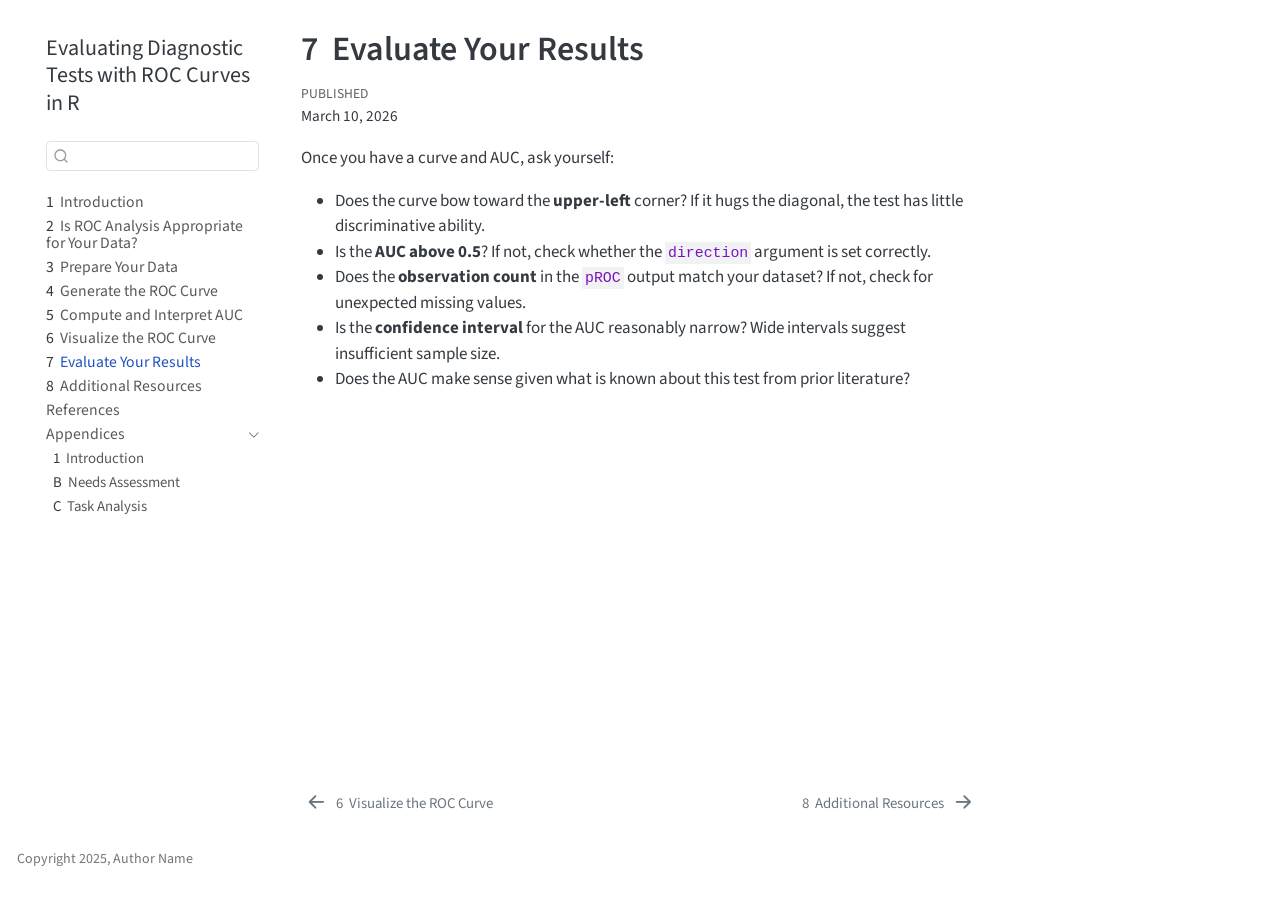
<file: docs/evaluate.html>
<!DOCTYPE html>
<html xmlns="http://www.w3.org/1999/xhtml" lang="en" xml:lang="en"><head>

<meta charset="utf-8">
<meta name="generator" content="quarto-1.8.27">

<meta name="viewport" content="width=device-width, initial-scale=1.0, user-scalable=yes">

<meta name="dcterms.date" content="2026-03-10">

<title>7&nbsp; Evaluate Your Results – Evaluating Diagnostic Tests with ROC Curves in R</title>
<style>
code{white-space: pre-wrap;}
span.smallcaps{font-variant: small-caps;}
div.columns{display: flex; gap: min(4vw, 1.5em);}
div.column{flex: auto; overflow-x: auto;}
div.hanging-indent{margin-left: 1.5em; text-indent: -1.5em;}
ul.task-list{list-style: none;}
ul.task-list li input[type="checkbox"] {
  width: 0.8em;
  margin: 0 0.8em 0.2em -1em; /* quarto-specific, see https://github.com/quarto-dev/quarto-cli/issues/4556 */ 
  vertical-align: middle;
}
</style>


<script src="site_libs/quarto-nav/quarto-nav.js"></script>
<script src="site_libs/quarto-nav/headroom.min.js"></script>
<script src="site_libs/clipboard/clipboard.min.js"></script>
<script src="site_libs/quarto-search/autocomplete.umd.js"></script>
<script src="site_libs/quarto-search/fuse.min.js"></script>
<script src="site_libs/quarto-search/quarto-search.js"></script>
<meta name="quarto:offset" content="./">
<link href="./resources.html" rel="next">
<link href="./visualize.html" rel="prev">
<script src="site_libs/quarto-html/quarto.js" type="module"></script>
<script src="site_libs/quarto-html/tabsets/tabsets.js" type="module"></script>
<script src="site_libs/quarto-html/axe/axe-check.js" type="module"></script>
<script src="site_libs/quarto-html/popper.min.js"></script>
<script src="site_libs/quarto-html/tippy.umd.min.js"></script>
<script src="site_libs/quarto-html/anchor.min.js"></script>
<link href="site_libs/quarto-html/tippy.css" rel="stylesheet">
<link href="site_libs/quarto-html/quarto-syntax-highlighting-b754b9fd3853d7e56faef54c29c5d52b.css" rel="stylesheet" id="quarto-text-highlighting-styles">
<script src="site_libs/bootstrap/bootstrap.min.js"></script>
<link href="site_libs/bootstrap/bootstrap-icons.css" rel="stylesheet">
<link href="site_libs/bootstrap/bootstrap-52aae9844ad5a5a5e9a7c3d08fa930ed.min.css" rel="stylesheet" append-hash="true" id="quarto-bootstrap" data-mode="light">
<script id="quarto-search-options" type="application/json">{
  "location": "sidebar",
  "copy-button": false,
  "collapse-after": 3,
  "panel-placement": "start",
  "type": "textbox",
  "limit": 50,
  "keyboard-shortcut": [
    "f",
    "/",
    "s"
  ],
  "show-item-context": false,
  "language": {
    "search-no-results-text": "No results",
    "search-matching-documents-text": "matching documents",
    "search-copy-link-title": "Copy link to search",
    "search-hide-matches-text": "Hide additional matches",
    "search-more-match-text": "more match in this document",
    "search-more-matches-text": "more matches in this document",
    "search-clear-button-title": "Clear",
    "search-text-placeholder": "",
    "search-detached-cancel-button-title": "Cancel",
    "search-submit-button-title": "Submit",
    "search-label": "Search"
  }
}</script>


</head>

<body class="nav-sidebar floating quarto-light">

<div id="quarto-search-results"></div>
  <header id="quarto-header" class="headroom fixed-top">
  <nav class="quarto-secondary-nav">
    <div class="container-fluid d-flex">
      <button type="button" class="quarto-btn-toggle btn" data-bs-toggle="collapse" role="button" data-bs-target=".quarto-sidebar-collapse-item" aria-controls="quarto-sidebar" aria-expanded="false" aria-label="Toggle sidebar navigation" onclick="if (window.quartoToggleHeadroom) { window.quartoToggleHeadroom(); }">
        <i class="bi bi-layout-text-sidebar-reverse"></i>
      </button>
        <nav class="quarto-page-breadcrumbs" aria-label="breadcrumb"><ol class="breadcrumb"><li class="breadcrumb-item"><a href="./evaluate.html"><span class="chapter-number">7</span>&nbsp; <span class="chapter-title">Evaluate Your Results</span></a></li></ol></nav>
        <a class="flex-grow-1" role="navigation" data-bs-toggle="collapse" data-bs-target=".quarto-sidebar-collapse-item" aria-controls="quarto-sidebar" aria-expanded="false" aria-label="Toggle sidebar navigation" onclick="if (window.quartoToggleHeadroom) { window.quartoToggleHeadroom(); }">      
        </a>
      <button type="button" class="btn quarto-search-button" aria-label="Search" onclick="window.quartoOpenSearch();">
        <i class="bi bi-search"></i>
      </button>
    </div>
  </nav>
</header>
<!-- content -->
<div id="quarto-content" class="quarto-container page-columns page-rows-contents page-layout-article">
<!-- sidebar -->
  <nav id="quarto-sidebar" class="sidebar collapse collapse-horizontal quarto-sidebar-collapse-item sidebar-navigation floating overflow-auto">
    <div class="pt-lg-2 mt-2 text-left sidebar-header">
    <div class="sidebar-title mb-0 py-0">
      <a href="./">Evaluating Diagnostic Tests with ROC Curves in R</a> 
    </div>
      </div>
        <div class="mt-2 flex-shrink-0 align-items-center">
        <div class="sidebar-search">
        <div id="quarto-search" class="" title="Search"></div>
        </div>
        </div>
    <div class="sidebar-menu-container"> 
    <ul class="list-unstyled mt-1">
        <li class="sidebar-item">
  <div class="sidebar-item-container"> 
  <a href="./index.html" class="sidebar-item-text sidebar-link">
 <span class="menu-text"><span class="chapter-number">1</span>&nbsp; <span class="chapter-title">Introduction</span></span></a>
  </div>
</li>
        <li class="sidebar-item">
  <div class="sidebar-item-container"> 
  <a href="./guide.html" class="sidebar-item-text sidebar-link">
 <span class="menu-text"><span class="chapter-number">2</span>&nbsp; <span class="chapter-title">Is ROC Analysis Appropriate for Your Data?</span></span></a>
  </div>
</li>
        <li class="sidebar-item">
  <div class="sidebar-item-container"> 
  <a href="./prepare.html" class="sidebar-item-text sidebar-link">
 <span class="menu-text"><span class="chapter-number">3</span>&nbsp; <span class="chapter-title">Prepare Your Data</span></span></a>
  </div>
</li>
        <li class="sidebar-item">
  <div class="sidebar-item-container"> 
  <a href="./generate.html" class="sidebar-item-text sidebar-link">
 <span class="menu-text"><span class="chapter-number">4</span>&nbsp; <span class="chapter-title">Generate the ROC Curve</span></span></a>
  </div>
</li>
        <li class="sidebar-item">
  <div class="sidebar-item-container"> 
  <a href="./compute-auc.html" class="sidebar-item-text sidebar-link">
 <span class="menu-text"><span class="chapter-number">5</span>&nbsp; <span class="chapter-title">Compute and Interpret AUC</span></span></a>
  </div>
</li>
        <li class="sidebar-item">
  <div class="sidebar-item-container"> 
  <a href="./visualize.html" class="sidebar-item-text sidebar-link">
 <span class="menu-text"><span class="chapter-number">6</span>&nbsp; <span class="chapter-title">Visualize the ROC Curve</span></span></a>
  </div>
</li>
        <li class="sidebar-item">
  <div class="sidebar-item-container"> 
  <a href="./evaluate.html" class="sidebar-item-text sidebar-link active">
 <span class="menu-text"><span class="chapter-number">7</span>&nbsp; <span class="chapter-title">Evaluate Your Results</span></span></a>
  </div>
</li>
        <li class="sidebar-item">
  <div class="sidebar-item-container"> 
  <a href="./resources.html" class="sidebar-item-text sidebar-link">
 <span class="menu-text"><span class="chapter-number">8</span>&nbsp; <span class="chapter-title">Additional Resources</span></span></a>
  </div>
</li>
        <li class="sidebar-item">
  <div class="sidebar-item-container"> 
  <a href="./references.html" class="sidebar-item-text sidebar-link">
 <span class="menu-text">References</span></a>
  </div>
</li>
        <li class="sidebar-item sidebar-item-section">
      <div class="sidebar-item-container"> 
            <a class="sidebar-item-text sidebar-link text-start" data-bs-toggle="collapse" data-bs-target="#quarto-sidebar-section-1" role="navigation" aria-expanded="true">
 <span class="menu-text">Appendices</span></a>
          <a class="sidebar-item-toggle text-start" data-bs-toggle="collapse" data-bs-target="#quarto-sidebar-section-1" role="navigation" aria-expanded="true" aria-label="Toggle section">
            <i class="bi bi-chevron-right ms-2"></i>
          </a> 
      </div>
      <ul id="quarto-sidebar-section-1" class="collapse list-unstyled sidebar-section depth1 show">  
          <li class="sidebar-item">
  <div class="sidebar-item-container"> 
  <a href="./index.html" class="sidebar-item-text sidebar-link">
 <span class="menu-text"><span class="chapter-number">1</span>&nbsp; <span class="chapter-title">Introduction</span></span></a>
  </div>
</li>
          <li class="sidebar-item">
  <div class="sidebar-item-container"> 
  <a href="./needs.html" class="sidebar-item-text sidebar-link">
 <span class="menu-text"><span class="chapter-number">B</span>&nbsp; <span class="chapter-title">Needs Assessment</span></span></a>
  </div>
</li>
          <li class="sidebar-item">
  <div class="sidebar-item-container"> 
  <a href="./task-analysis.html" class="sidebar-item-text sidebar-link">
 <span class="menu-text"><span class="chapter-number">C</span>&nbsp; <span class="chapter-title">Task Analysis</span></span></a>
  </div>
</li>
      </ul>
  </li>
    </ul>
    </div>
</nav>
<div id="quarto-sidebar-glass" class="quarto-sidebar-collapse-item" data-bs-toggle="collapse" data-bs-target=".quarto-sidebar-collapse-item"></div>
<!-- margin-sidebar -->
    <div id="quarto-margin-sidebar" class="sidebar margin-sidebar zindex-bottom">
        
    </div>
<!-- main -->
<main class="content" id="quarto-document-content">

<header id="title-block-header" class="quarto-title-block default">
<div class="quarto-title">
<h1 class="title"><span class="chapter-number">7</span>&nbsp; <span class="chapter-title">Evaluate Your Results</span></h1>
</div>



<div class="quarto-title-meta">

    
    <div>
    <div class="quarto-title-meta-heading">Published</div>
    <div class="quarto-title-meta-contents">
      <p class="date">March 10, 2026</p>
    </div>
  </div>
  
    
  </div>
  


</header>


<p>Once you have a curve and AUC, ask yourself:</p>
<ul>
<li>Does the curve bow toward the <strong>upper-left</strong> corner? If it hugs the diagonal, the test has little discriminative ability.</li>
<li>Is the <strong>AUC above 0.5</strong>? If not, check whether the <code>direction</code> argument is set correctly.</li>
<li>Does the <strong>observation count</strong> in the <code>pROC</code> output match your dataset? If not, check for unexpected missing values.</li>
<li>Is the <strong>confidence interval</strong> for the AUC reasonably narrow? Wide intervals suggest insufficient sample size.</li>
<li>Does the AUC make sense given what is known about this test from prior literature?</li>
</ul>



</main> <!-- /main -->
<script id="quarto-html-after-body" type="application/javascript">
  window.document.addEventListener("DOMContentLoaded", function (event) {
    const icon = "";
    const anchorJS = new window.AnchorJS();
    anchorJS.options = {
      placement: 'right',
      icon: icon
    };
    anchorJS.add('.anchored');
    const isCodeAnnotation = (el) => {
      for (const clz of el.classList) {
        if (clz.startsWith('code-annotation-')) {                     
          return true;
        }
      }
      return false;
    }
    const onCopySuccess = function(e) {
      // button target
      const button = e.trigger;
      // don't keep focus
      button.blur();
      // flash "checked"
      button.classList.add('code-copy-button-checked');
      var currentTitle = button.getAttribute("title");
      button.setAttribute("title", "Copied!");
      let tooltip;
      if (window.bootstrap) {
        button.setAttribute("data-bs-toggle", "tooltip");
        button.setAttribute("data-bs-placement", "left");
        button.setAttribute("data-bs-title", "Copied!");
        tooltip = new bootstrap.Tooltip(button, 
          { trigger: "manual", 
            customClass: "code-copy-button-tooltip",
            offset: [0, -8]});
        tooltip.show();    
      }
      setTimeout(function() {
        if (tooltip) {
          tooltip.hide();
          button.removeAttribute("data-bs-title");
          button.removeAttribute("data-bs-toggle");
          button.removeAttribute("data-bs-placement");
        }
        button.setAttribute("title", currentTitle);
        button.classList.remove('code-copy-button-checked');
      }, 1000);
      // clear code selection
      e.clearSelection();
    }
    const getTextToCopy = function(trigger) {
      const outerScaffold = trigger.parentElement.cloneNode(true);
      const codeEl = outerScaffold.querySelector('code');
      for (const childEl of codeEl.children) {
        if (isCodeAnnotation(childEl)) {
          childEl.remove();
        }
      }
      return codeEl.innerText;
    }
    const clipboard = new window.ClipboardJS('.code-copy-button:not([data-in-quarto-modal])', {
      text: getTextToCopy
    });
    clipboard.on('success', onCopySuccess);
    if (window.document.getElementById('quarto-embedded-source-code-modal')) {
      const clipboardModal = new window.ClipboardJS('.code-copy-button[data-in-quarto-modal]', {
        text: getTextToCopy,
        container: window.document.getElementById('quarto-embedded-source-code-modal')
      });
      clipboardModal.on('success', onCopySuccess);
    }
      var localhostRegex = new RegExp(/^(?:http|https):\/\/localhost\:?[0-9]*\//);
      var mailtoRegex = new RegExp(/^mailto:/);
        var filterRegex = new RegExp('/' + window.location.host + '/');
      var isInternal = (href) => {
          return filterRegex.test(href) || localhostRegex.test(href) || mailtoRegex.test(href);
      }
      // Inspect non-navigation links and adorn them if external
     var links = window.document.querySelectorAll('a[href]:not(.nav-link):not(.navbar-brand):not(.toc-action):not(.sidebar-link):not(.sidebar-item-toggle):not(.pagination-link):not(.no-external):not([aria-hidden]):not(.dropdown-item):not(.quarto-navigation-tool):not(.about-link)');
      for (var i=0; i<links.length; i++) {
        const link = links[i];
        if (!isInternal(link.href)) {
          // undo the damage that might have been done by quarto-nav.js in the case of
          // links that we want to consider external
          if (link.dataset.originalHref !== undefined) {
            link.href = link.dataset.originalHref;
          }
        }
      }
    function tippyHover(el, contentFn, onTriggerFn, onUntriggerFn) {
      const config = {
        allowHTML: true,
        maxWidth: 500,
        delay: 100,
        arrow: false,
        appendTo: function(el) {
            return el.parentElement;
        },
        interactive: true,
        interactiveBorder: 10,
        theme: 'quarto',
        placement: 'bottom-start',
      };
      if (contentFn) {
        config.content = contentFn;
      }
      if (onTriggerFn) {
        config.onTrigger = onTriggerFn;
      }
      if (onUntriggerFn) {
        config.onUntrigger = onUntriggerFn;
      }
      window.tippy(el, config); 
    }
    const noterefs = window.document.querySelectorAll('a[role="doc-noteref"]');
    for (var i=0; i<noterefs.length; i++) {
      const ref = noterefs[i];
      tippyHover(ref, function() {
        // use id or data attribute instead here
        let href = ref.getAttribute('data-footnote-href') || ref.getAttribute('href');
        try { href = new URL(href).hash; } catch {}
        const id = href.replace(/^#\/?/, "");
        const note = window.document.getElementById(id);
        if (note) {
          return note.innerHTML;
        } else {
          return "";
        }
      });
    }
    const xrefs = window.document.querySelectorAll('a.quarto-xref');
    const processXRef = (id, note) => {
      // Strip column container classes
      const stripColumnClz = (el) => {
        el.classList.remove("page-full", "page-columns");
        if (el.children) {
          for (const child of el.children) {
            stripColumnClz(child);
          }
        }
      }
      stripColumnClz(note)
      if (id === null || id.startsWith('sec-')) {
        // Special case sections, only their first couple elements
        const container = document.createElement("div");
        if (note.children && note.children.length > 2) {
          container.appendChild(note.children[0].cloneNode(true));
          for (let i = 1; i < note.children.length; i++) {
            const child = note.children[i];
            if (child.tagName === "P" && child.innerText === "") {
              continue;
            } else {
              container.appendChild(child.cloneNode(true));
              break;
            }
          }
          if (window.Quarto?.typesetMath) {
            window.Quarto.typesetMath(container);
          }
          return container.innerHTML
        } else {
          if (window.Quarto?.typesetMath) {
            window.Quarto.typesetMath(note);
          }
          return note.innerHTML;
        }
      } else {
        // Remove any anchor links if they are present
        const anchorLink = note.querySelector('a.anchorjs-link');
        if (anchorLink) {
          anchorLink.remove();
        }
        if (window.Quarto?.typesetMath) {
          window.Quarto.typesetMath(note);
        }
        if (note.classList.contains("callout")) {
          return note.outerHTML;
        } else {
          return note.innerHTML;
        }
      }
    }
    for (var i=0; i<xrefs.length; i++) {
      const xref = xrefs[i];
      tippyHover(xref, undefined, function(instance) {
        instance.disable();
        let url = xref.getAttribute('href');
        let hash = undefined; 
        if (url.startsWith('#')) {
          hash = url;
        } else {
          try { hash = new URL(url).hash; } catch {}
        }
        if (hash) {
          const id = hash.replace(/^#\/?/, "");
          const note = window.document.getElementById(id);
          if (note !== null) {
            try {
              const html = processXRef(id, note.cloneNode(true));
              instance.setContent(html);
            } finally {
              instance.enable();
              instance.show();
            }
          } else {
            // See if we can fetch this
            fetch(url.split('#')[0])
            .then(res => res.text())
            .then(html => {
              const parser = new DOMParser();
              const htmlDoc = parser.parseFromString(html, "text/html");
              const note = htmlDoc.getElementById(id);
              if (note !== null) {
                const html = processXRef(id, note);
                instance.setContent(html);
              } 
            }).finally(() => {
              instance.enable();
              instance.show();
            });
          }
        } else {
          // See if we can fetch a full url (with no hash to target)
          // This is a special case and we should probably do some content thinning / targeting
          fetch(url)
          .then(res => res.text())
          .then(html => {
            const parser = new DOMParser();
            const htmlDoc = parser.parseFromString(html, "text/html");
            const note = htmlDoc.querySelector('main.content');
            if (note !== null) {
              // This should only happen for chapter cross references
              // (since there is no id in the URL)
              // remove the first header
              if (note.children.length > 0 && note.children[0].tagName === "HEADER") {
                note.children[0].remove();
              }
              const html = processXRef(null, note);
              instance.setContent(html);
            } 
          }).finally(() => {
            instance.enable();
            instance.show();
          });
        }
      }, function(instance) {
      });
    }
        let selectedAnnoteEl;
        const selectorForAnnotation = ( cell, annotation) => {
          let cellAttr = 'data-code-cell="' + cell + '"';
          let lineAttr = 'data-code-annotation="' +  annotation + '"';
          const selector = 'span[' + cellAttr + '][' + lineAttr + ']';
          return selector;
        }
        const selectCodeLines = (annoteEl) => {
          const doc = window.document;
          const targetCell = annoteEl.getAttribute("data-target-cell");
          const targetAnnotation = annoteEl.getAttribute("data-target-annotation");
          const annoteSpan = window.document.querySelector(selectorForAnnotation(targetCell, targetAnnotation));
          const lines = annoteSpan.getAttribute("data-code-lines").split(",");
          const lineIds = lines.map((line) => {
            return targetCell + "-" + line;
          })
          let top = null;
          let height = null;
          let parent = null;
          if (lineIds.length > 0) {
              //compute the position of the single el (top and bottom and make a div)
              const el = window.document.getElementById(lineIds[0]);
              top = el.offsetTop;
              height = el.offsetHeight;
              parent = el.parentElement.parentElement;
            if (lineIds.length > 1) {
              const lastEl = window.document.getElementById(lineIds[lineIds.length - 1]);
              const bottom = lastEl.offsetTop + lastEl.offsetHeight;
              height = bottom - top;
            }
            if (top !== null && height !== null && parent !== null) {
              // cook up a div (if necessary) and position it 
              let div = window.document.getElementById("code-annotation-line-highlight");
              if (div === null) {
                div = window.document.createElement("div");
                div.setAttribute("id", "code-annotation-line-highlight");
                div.style.position = 'absolute';
                parent.appendChild(div);
              }
              div.style.top = top - 2 + "px";
              div.style.height = height + 4 + "px";
              div.style.left = 0;
              let gutterDiv = window.document.getElementById("code-annotation-line-highlight-gutter");
              if (gutterDiv === null) {
                gutterDiv = window.document.createElement("div");
                gutterDiv.setAttribute("id", "code-annotation-line-highlight-gutter");
                gutterDiv.style.position = 'absolute';
                const codeCell = window.document.getElementById(targetCell);
                const gutter = codeCell.querySelector('.code-annotation-gutter');
                gutter.appendChild(gutterDiv);
              }
              gutterDiv.style.top = top - 2 + "px";
              gutterDiv.style.height = height + 4 + "px";
            }
            selectedAnnoteEl = annoteEl;
          }
        };
        const unselectCodeLines = () => {
          const elementsIds = ["code-annotation-line-highlight", "code-annotation-line-highlight-gutter"];
          elementsIds.forEach((elId) => {
            const div = window.document.getElementById(elId);
            if (div) {
              div.remove();
            }
          });
          selectedAnnoteEl = undefined;
        };
          // Handle positioning of the toggle
      window.addEventListener(
        "resize",
        throttle(() => {
          elRect = undefined;
          if (selectedAnnoteEl) {
            selectCodeLines(selectedAnnoteEl);
          }
        }, 10)
      );
      function throttle(fn, ms) {
      let throttle = false;
      let timer;
        return (...args) => {
          if(!throttle) { // first call gets through
              fn.apply(this, args);
              throttle = true;
          } else { // all the others get throttled
              if(timer) clearTimeout(timer); // cancel #2
              timer = setTimeout(() => {
                fn.apply(this, args);
                timer = throttle = false;
              }, ms);
          }
        };
      }
        // Attach click handler to the DT
        const annoteDls = window.document.querySelectorAll('dt[data-target-cell]');
        for (const annoteDlNode of annoteDls) {
          annoteDlNode.addEventListener('click', (event) => {
            const clickedEl = event.target;
            if (clickedEl !== selectedAnnoteEl) {
              unselectCodeLines();
              const activeEl = window.document.querySelector('dt[data-target-cell].code-annotation-active');
              if (activeEl) {
                activeEl.classList.remove('code-annotation-active');
              }
              selectCodeLines(clickedEl);
              clickedEl.classList.add('code-annotation-active');
            } else {
              // Unselect the line
              unselectCodeLines();
              clickedEl.classList.remove('code-annotation-active');
            }
          });
        }
    const findCites = (el) => {
      const parentEl = el.parentElement;
      if (parentEl) {
        const cites = parentEl.dataset.cites;
        if (cites) {
          return {
            el,
            cites: cites.split(' ')
          };
        } else {
          return findCites(el.parentElement)
        }
      } else {
        return undefined;
      }
    };
    var bibliorefs = window.document.querySelectorAll('a[role="doc-biblioref"]');
    for (var i=0; i<bibliorefs.length; i++) {
      const ref = bibliorefs[i];
      const citeInfo = findCites(ref);
      if (citeInfo) {
        tippyHover(citeInfo.el, function() {
          var popup = window.document.createElement('div');
          citeInfo.cites.forEach(function(cite) {
            var citeDiv = window.document.createElement('div');
            citeDiv.classList.add('hanging-indent');
            citeDiv.classList.add('csl-entry');
            var biblioDiv = window.document.getElementById('ref-' + cite);
            if (biblioDiv) {
              citeDiv.innerHTML = biblioDiv.innerHTML;
            }
            popup.appendChild(citeDiv);
          });
          return popup.innerHTML;
        });
      }
    }
  });
  </script>
<nav class="page-navigation">
  <div class="nav-page nav-page-previous">
      <a href="./visualize.html" class="pagination-link" aria-label="Visualize the ROC Curve">
        <i class="bi bi-arrow-left-short"></i> <span class="nav-page-text"><span class="chapter-number">6</span>&nbsp; <span class="chapter-title">Visualize the ROC Curve</span></span>
      </a>          
  </div>
  <div class="nav-page nav-page-next">
      <a href="./resources.html" class="pagination-link" aria-label="Additional Resources">
        <span class="nav-page-text"><span class="chapter-number">8</span>&nbsp; <span class="chapter-title">Additional Resources</span></span> <i class="bi bi-arrow-right-short"></i>
      </a>
  </div>
</nav>
</div> <!-- /content -->
<footer class="footer">
  <div class="nav-footer">
    <div class="nav-footer-left">
<p>Copyright 2025, Author Name</p>
</div>   
    <div class="nav-footer-center">
      &nbsp;
    </div>
    <div class="nav-footer-right">
      &nbsp;
    </div>
  </div>
</footer>




</body></html>
</file>
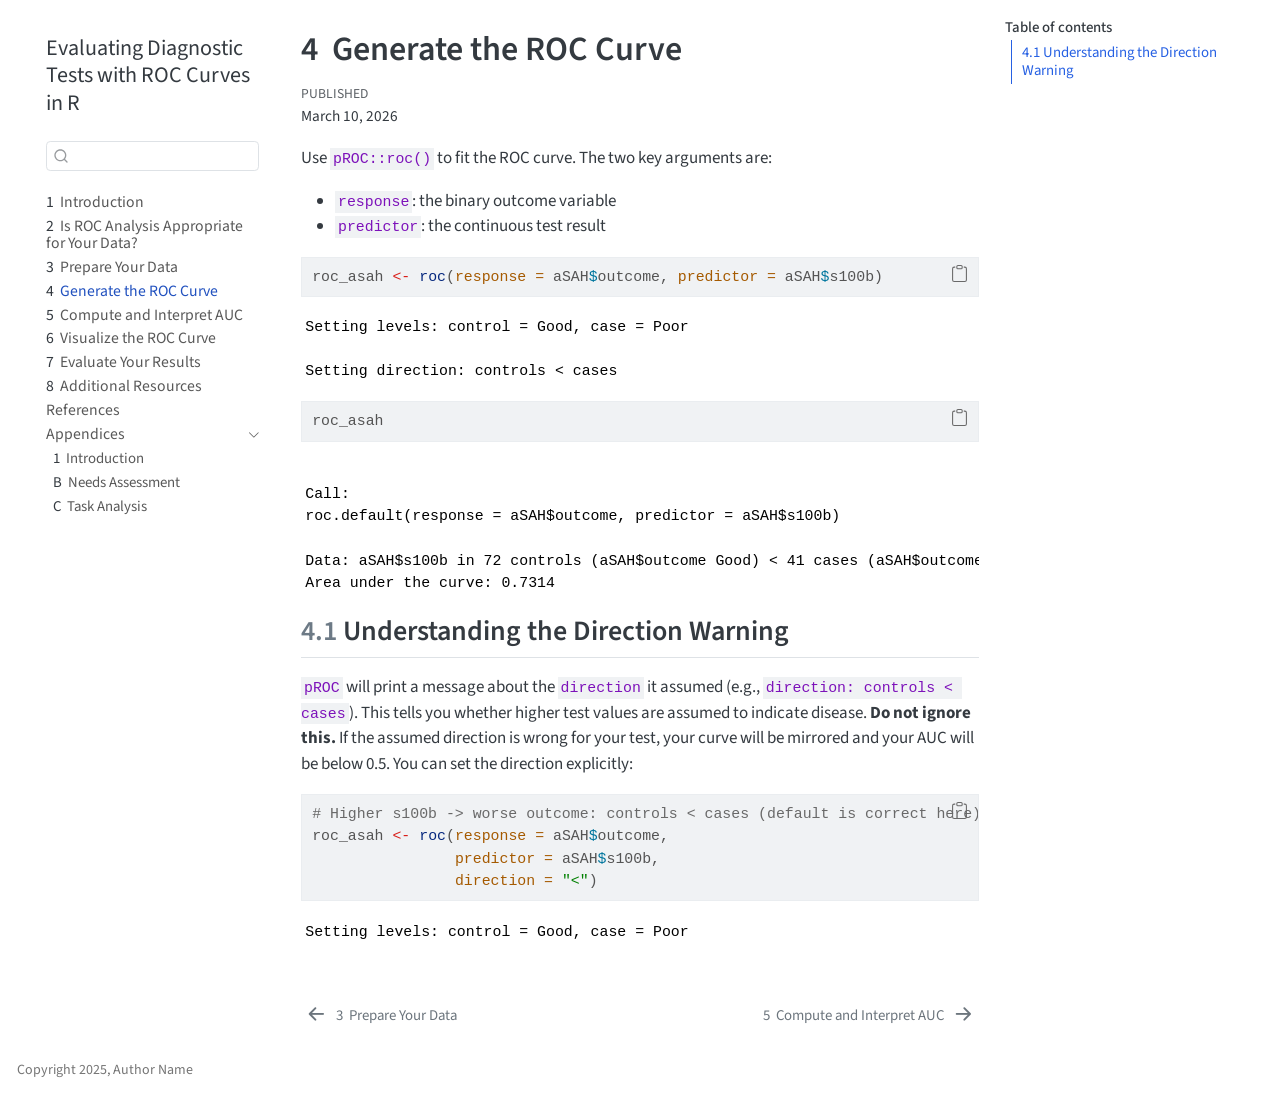
<file: docs/generate.html>
<!DOCTYPE html>
<html xmlns="http://www.w3.org/1999/xhtml" lang="en" xml:lang="en"><head>

<meta charset="utf-8">
<meta name="generator" content="quarto-1.8.27">

<meta name="viewport" content="width=device-width, initial-scale=1.0, user-scalable=yes">

<meta name="dcterms.date" content="2026-03-10">

<title>4&nbsp; Generate the ROC Curve – Evaluating Diagnostic Tests with ROC Curves in R</title>
<style>
code{white-space: pre-wrap;}
span.smallcaps{font-variant: small-caps;}
div.columns{display: flex; gap: min(4vw, 1.5em);}
div.column{flex: auto; overflow-x: auto;}
div.hanging-indent{margin-left: 1.5em; text-indent: -1.5em;}
ul.task-list{list-style: none;}
ul.task-list li input[type="checkbox"] {
  width: 0.8em;
  margin: 0 0.8em 0.2em -1em; /* quarto-specific, see https://github.com/quarto-dev/quarto-cli/issues/4556 */ 
  vertical-align: middle;
}
/* CSS for syntax highlighting */
html { -webkit-text-size-adjust: 100%; }
pre > code.sourceCode { white-space: pre; position: relative; }
pre > code.sourceCode > span { display: inline-block; line-height: 1.25; }
pre > code.sourceCode > span:empty { height: 1.2em; }
.sourceCode { overflow: visible; }
code.sourceCode > span { color: inherit; text-decoration: inherit; }
div.sourceCode { margin: 1em 0; }
pre.sourceCode { margin: 0; }
@media screen {
div.sourceCode { overflow: auto; }
}
@media print {
pre > code.sourceCode { white-space: pre-wrap; }
pre > code.sourceCode > span { text-indent: -5em; padding-left: 5em; }
}
pre.numberSource code
  { counter-reset: source-line 0; }
pre.numberSource code > span
  { position: relative; left: -4em; counter-increment: source-line; }
pre.numberSource code > span > a:first-child::before
  { content: counter(source-line);
    position: relative; left: -1em; text-align: right; vertical-align: baseline;
    border: none; display: inline-block;
    -webkit-touch-callout: none; -webkit-user-select: none;
    -khtml-user-select: none; -moz-user-select: none;
    -ms-user-select: none; user-select: none;
    padding: 0 4px; width: 4em;
  }
pre.numberSource { margin-left: 3em;  padding-left: 4px; }
div.sourceCode
  {   }
@media screen {
pre > code.sourceCode > span > a:first-child::before { text-decoration: underline; }
}
</style>


<script src="site_libs/quarto-nav/quarto-nav.js"></script>
<script src="site_libs/quarto-nav/headroom.min.js"></script>
<script src="site_libs/clipboard/clipboard.min.js"></script>
<script src="site_libs/quarto-search/autocomplete.umd.js"></script>
<script src="site_libs/quarto-search/fuse.min.js"></script>
<script src="site_libs/quarto-search/quarto-search.js"></script>
<meta name="quarto:offset" content="./">
<link href="./compute-auc.html" rel="next">
<link href="./prepare.html" rel="prev">
<script src="site_libs/quarto-html/quarto.js" type="module"></script>
<script src="site_libs/quarto-html/tabsets/tabsets.js" type="module"></script>
<script src="site_libs/quarto-html/axe/axe-check.js" type="module"></script>
<script src="site_libs/quarto-html/popper.min.js"></script>
<script src="site_libs/quarto-html/tippy.umd.min.js"></script>
<script src="site_libs/quarto-html/anchor.min.js"></script>
<link href="site_libs/quarto-html/tippy.css" rel="stylesheet">
<link href="site_libs/quarto-html/quarto-syntax-highlighting-b754b9fd3853d7e56faef54c29c5d52b.css" rel="stylesheet" id="quarto-text-highlighting-styles">
<script src="site_libs/bootstrap/bootstrap.min.js"></script>
<link href="site_libs/bootstrap/bootstrap-icons.css" rel="stylesheet">
<link href="site_libs/bootstrap/bootstrap-52aae9844ad5a5a5e9a7c3d08fa930ed.min.css" rel="stylesheet" append-hash="true" id="quarto-bootstrap" data-mode="light">
<script id="quarto-search-options" type="application/json">{
  "location": "sidebar",
  "copy-button": false,
  "collapse-after": 3,
  "panel-placement": "start",
  "type": "textbox",
  "limit": 50,
  "keyboard-shortcut": [
    "f",
    "/",
    "s"
  ],
  "show-item-context": false,
  "language": {
    "search-no-results-text": "No results",
    "search-matching-documents-text": "matching documents",
    "search-copy-link-title": "Copy link to search",
    "search-hide-matches-text": "Hide additional matches",
    "search-more-match-text": "more match in this document",
    "search-more-matches-text": "more matches in this document",
    "search-clear-button-title": "Clear",
    "search-text-placeholder": "",
    "search-detached-cancel-button-title": "Cancel",
    "search-submit-button-title": "Submit",
    "search-label": "Search"
  }
}</script>


</head>

<body class="nav-sidebar floating quarto-light">

<div id="quarto-search-results"></div>
  <header id="quarto-header" class="headroom fixed-top">
  <nav class="quarto-secondary-nav">
    <div class="container-fluid d-flex">
      <button type="button" class="quarto-btn-toggle btn" data-bs-toggle="collapse" role="button" data-bs-target=".quarto-sidebar-collapse-item" aria-controls="quarto-sidebar" aria-expanded="false" aria-label="Toggle sidebar navigation" onclick="if (window.quartoToggleHeadroom) { window.quartoToggleHeadroom(); }">
        <i class="bi bi-layout-text-sidebar-reverse"></i>
      </button>
        <nav class="quarto-page-breadcrumbs" aria-label="breadcrumb"><ol class="breadcrumb"><li class="breadcrumb-item"><a href="./generate.html"><span class="chapter-number">4</span>&nbsp; <span class="chapter-title">Generate the ROC Curve</span></a></li></ol></nav>
        <a class="flex-grow-1" role="navigation" data-bs-toggle="collapse" data-bs-target=".quarto-sidebar-collapse-item" aria-controls="quarto-sidebar" aria-expanded="false" aria-label="Toggle sidebar navigation" onclick="if (window.quartoToggleHeadroom) { window.quartoToggleHeadroom(); }">      
        </a>
      <button type="button" class="btn quarto-search-button" aria-label="Search" onclick="window.quartoOpenSearch();">
        <i class="bi bi-search"></i>
      </button>
    </div>
  </nav>
</header>
<!-- content -->
<div id="quarto-content" class="quarto-container page-columns page-rows-contents page-layout-article">
<!-- sidebar -->
  <nav id="quarto-sidebar" class="sidebar collapse collapse-horizontal quarto-sidebar-collapse-item sidebar-navigation floating overflow-auto">
    <div class="pt-lg-2 mt-2 text-left sidebar-header">
    <div class="sidebar-title mb-0 py-0">
      <a href="./">Evaluating Diagnostic Tests with ROC Curves in R</a> 
    </div>
      </div>
        <div class="mt-2 flex-shrink-0 align-items-center">
        <div class="sidebar-search">
        <div id="quarto-search" class="" title="Search"></div>
        </div>
        </div>
    <div class="sidebar-menu-container"> 
    <ul class="list-unstyled mt-1">
        <li class="sidebar-item">
  <div class="sidebar-item-container"> 
  <a href="./index.html" class="sidebar-item-text sidebar-link">
 <span class="menu-text"><span class="chapter-number">1</span>&nbsp; <span class="chapter-title">Introduction</span></span></a>
  </div>
</li>
        <li class="sidebar-item">
  <div class="sidebar-item-container"> 
  <a href="./guide.html" class="sidebar-item-text sidebar-link">
 <span class="menu-text"><span class="chapter-number">2</span>&nbsp; <span class="chapter-title">Is ROC Analysis Appropriate for Your Data?</span></span></a>
  </div>
</li>
        <li class="sidebar-item">
  <div class="sidebar-item-container"> 
  <a href="./prepare.html" class="sidebar-item-text sidebar-link">
 <span class="menu-text"><span class="chapter-number">3</span>&nbsp; <span class="chapter-title">Prepare Your Data</span></span></a>
  </div>
</li>
        <li class="sidebar-item">
  <div class="sidebar-item-container"> 
  <a href="./generate.html" class="sidebar-item-text sidebar-link active">
 <span class="menu-text"><span class="chapter-number">4</span>&nbsp; <span class="chapter-title">Generate the ROC Curve</span></span></a>
  </div>
</li>
        <li class="sidebar-item">
  <div class="sidebar-item-container"> 
  <a href="./compute-auc.html" class="sidebar-item-text sidebar-link">
 <span class="menu-text"><span class="chapter-number">5</span>&nbsp; <span class="chapter-title">Compute and Interpret AUC</span></span></a>
  </div>
</li>
        <li class="sidebar-item">
  <div class="sidebar-item-container"> 
  <a href="./visualize.html" class="sidebar-item-text sidebar-link">
 <span class="menu-text"><span class="chapter-number">6</span>&nbsp; <span class="chapter-title">Visualize the ROC Curve</span></span></a>
  </div>
</li>
        <li class="sidebar-item">
  <div class="sidebar-item-container"> 
  <a href="./evaluate.html" class="sidebar-item-text sidebar-link">
 <span class="menu-text"><span class="chapter-number">7</span>&nbsp; <span class="chapter-title">Evaluate Your Results</span></span></a>
  </div>
</li>
        <li class="sidebar-item">
  <div class="sidebar-item-container"> 
  <a href="./resources.html" class="sidebar-item-text sidebar-link">
 <span class="menu-text"><span class="chapter-number">8</span>&nbsp; <span class="chapter-title">Additional Resources</span></span></a>
  </div>
</li>
        <li class="sidebar-item">
  <div class="sidebar-item-container"> 
  <a href="./references.html" class="sidebar-item-text sidebar-link">
 <span class="menu-text">References</span></a>
  </div>
</li>
        <li class="sidebar-item sidebar-item-section">
      <div class="sidebar-item-container"> 
            <a class="sidebar-item-text sidebar-link text-start" data-bs-toggle="collapse" data-bs-target="#quarto-sidebar-section-1" role="navigation" aria-expanded="true">
 <span class="menu-text">Appendices</span></a>
          <a class="sidebar-item-toggle text-start" data-bs-toggle="collapse" data-bs-target="#quarto-sidebar-section-1" role="navigation" aria-expanded="true" aria-label="Toggle section">
            <i class="bi bi-chevron-right ms-2"></i>
          </a> 
      </div>
      <ul id="quarto-sidebar-section-1" class="collapse list-unstyled sidebar-section depth1 show">  
          <li class="sidebar-item">
  <div class="sidebar-item-container"> 
  <a href="./index.html" class="sidebar-item-text sidebar-link">
 <span class="menu-text"><span class="chapter-number">1</span>&nbsp; <span class="chapter-title">Introduction</span></span></a>
  </div>
</li>
          <li class="sidebar-item">
  <div class="sidebar-item-container"> 
  <a href="./needs.html" class="sidebar-item-text sidebar-link">
 <span class="menu-text"><span class="chapter-number">B</span>&nbsp; <span class="chapter-title">Needs Assessment</span></span></a>
  </div>
</li>
          <li class="sidebar-item">
  <div class="sidebar-item-container"> 
  <a href="./task-analysis.html" class="sidebar-item-text sidebar-link">
 <span class="menu-text"><span class="chapter-number">C</span>&nbsp; <span class="chapter-title">Task Analysis</span></span></a>
  </div>
</li>
      </ul>
  </li>
    </ul>
    </div>
</nav>
<div id="quarto-sidebar-glass" class="quarto-sidebar-collapse-item" data-bs-toggle="collapse" data-bs-target=".quarto-sidebar-collapse-item"></div>
<!-- margin-sidebar -->
    <div id="quarto-margin-sidebar" class="sidebar margin-sidebar">
        <nav id="TOC" role="doc-toc" class="toc-active">
    <h2 id="toc-title">Table of contents</h2>
   
  <ul>
  <li><a href="#understanding-the-direction-warning" id="toc-understanding-the-direction-warning" class="nav-link active" data-scroll-target="#understanding-the-direction-warning"><span class="header-section-number">4.1</span> Understanding the Direction Warning</a></li>
  </ul>
</nav>
    </div>
<!-- main -->
<main class="content" id="quarto-document-content">

<header id="title-block-header" class="quarto-title-block default">
<div class="quarto-title">
<h1 class="title"><span class="chapter-number">4</span>&nbsp; <span class="chapter-title">Generate the ROC Curve</span></h1>
</div>



<div class="quarto-title-meta">

    
    <div>
    <div class="quarto-title-meta-heading">Published</div>
    <div class="quarto-title-meta-contents">
      <p class="date">March 10, 2026</p>
    </div>
  </div>
  
    
  </div>
  


</header>


<p>Use <code>pROC::roc()</code> to fit the ROC curve. The two key arguments are:</p>
<ul>
<li><code>response</code>: the binary outcome variable</li>
<li><code>predictor</code>: the continuous test result</li>
</ul>
<div class="cell">
<div class="code-copy-outer-scaffold"><div class="sourceCode cell-code" id="cb1"><pre class="sourceCode r code-with-copy"><code class="sourceCode r"><span id="cb1-1"><a href="#cb1-1" aria-hidden="true" tabindex="-1"></a>roc_asah <span class="ot">&lt;-</span> <span class="fu">roc</span>(<span class="at">response =</span> aSAH<span class="sc">$</span>outcome, <span class="at">predictor =</span> aSAH<span class="sc">$</span>s100b)</span></code></pre></div><button title="Copy to Clipboard" class="code-copy-button"><i class="bi"></i></button></div>
<div class="cell-output cell-output-stderr">
<pre><code>Setting levels: control = Good, case = Poor</code></pre>
</div>
<div class="cell-output cell-output-stderr">
<pre><code>Setting direction: controls &lt; cases</code></pre>
</div>
<div class="code-copy-outer-scaffold"><div class="sourceCode cell-code" id="cb4"><pre class="sourceCode r code-with-copy"><code class="sourceCode r"><span id="cb4-1"><a href="#cb4-1" aria-hidden="true" tabindex="-1"></a>roc_asah</span></code></pre></div><button title="Copy to Clipboard" class="code-copy-button"><i class="bi"></i></button></div>
<div class="cell-output cell-output-stdout">
<pre><code>
Call:
roc.default(response = aSAH$outcome, predictor = aSAH$s100b)

Data: aSAH$s100b in 72 controls (aSAH$outcome Good) &lt; 41 cases (aSAH$outcome Poor).
Area under the curve: 0.7314</code></pre>
</div>
</div>
<section id="understanding-the-direction-warning" class="level2" data-number="4.1">
<h2 data-number="4.1" class="anchored" data-anchor-id="understanding-the-direction-warning"><span class="header-section-number">4.1</span> Understanding the Direction Warning</h2>
<p><code>pROC</code> will print a message about the <code>direction</code> it assumed (e.g., <code>direction: controls &lt; cases</code>). This tells you whether higher test values are assumed to indicate disease. <strong>Do not ignore this.</strong> If the assumed direction is wrong for your test, your curve will be mirrored and your AUC will be below 0.5. You can set the direction explicitly:</p>
<div class="cell">
<div class="code-copy-outer-scaffold"><div class="sourceCode cell-code" id="cb6"><pre class="sourceCode r code-with-copy"><code class="sourceCode r"><span id="cb6-1"><a href="#cb6-1" aria-hidden="true" tabindex="-1"></a><span class="co"># Higher s100b -&gt; worse outcome: controls &lt; cases (default is correct here)</span></span>
<span id="cb6-2"><a href="#cb6-2" aria-hidden="true" tabindex="-1"></a>roc_asah <span class="ot">&lt;-</span> <span class="fu">roc</span>(<span class="at">response =</span> aSAH<span class="sc">$</span>outcome,</span>
<span id="cb6-3"><a href="#cb6-3" aria-hidden="true" tabindex="-1"></a>                <span class="at">predictor =</span> aSAH<span class="sc">$</span>s100b,</span>
<span id="cb6-4"><a href="#cb6-4" aria-hidden="true" tabindex="-1"></a>                <span class="at">direction =</span> <span class="st">"&lt;"</span>)</span></code></pre></div><button title="Copy to Clipboard" class="code-copy-button"><i class="bi"></i></button></div>
<div class="cell-output cell-output-stderr">
<pre><code>Setting levels: control = Good, case = Poor</code></pre>
</div>
</div>


</section>

</main> <!-- /main -->
<script id="quarto-html-after-body" type="application/javascript">
  window.document.addEventListener("DOMContentLoaded", function (event) {
    const icon = "";
    const anchorJS = new window.AnchorJS();
    anchorJS.options = {
      placement: 'right',
      icon: icon
    };
    anchorJS.add('.anchored');
    const isCodeAnnotation = (el) => {
      for (const clz of el.classList) {
        if (clz.startsWith('code-annotation-')) {                     
          return true;
        }
      }
      return false;
    }
    const onCopySuccess = function(e) {
      // button target
      const button = e.trigger;
      // don't keep focus
      button.blur();
      // flash "checked"
      button.classList.add('code-copy-button-checked');
      var currentTitle = button.getAttribute("title");
      button.setAttribute("title", "Copied!");
      let tooltip;
      if (window.bootstrap) {
        button.setAttribute("data-bs-toggle", "tooltip");
        button.setAttribute("data-bs-placement", "left");
        button.setAttribute("data-bs-title", "Copied!");
        tooltip = new bootstrap.Tooltip(button, 
          { trigger: "manual", 
            customClass: "code-copy-button-tooltip",
            offset: [0, -8]});
        tooltip.show();    
      }
      setTimeout(function() {
        if (tooltip) {
          tooltip.hide();
          button.removeAttribute("data-bs-title");
          button.removeAttribute("data-bs-toggle");
          button.removeAttribute("data-bs-placement");
        }
        button.setAttribute("title", currentTitle);
        button.classList.remove('code-copy-button-checked');
      }, 1000);
      // clear code selection
      e.clearSelection();
    }
    const getTextToCopy = function(trigger) {
      const outerScaffold = trigger.parentElement.cloneNode(true);
      const codeEl = outerScaffold.querySelector('code');
      for (const childEl of codeEl.children) {
        if (isCodeAnnotation(childEl)) {
          childEl.remove();
        }
      }
      return codeEl.innerText;
    }
    const clipboard = new window.ClipboardJS('.code-copy-button:not([data-in-quarto-modal])', {
      text: getTextToCopy
    });
    clipboard.on('success', onCopySuccess);
    if (window.document.getElementById('quarto-embedded-source-code-modal')) {
      const clipboardModal = new window.ClipboardJS('.code-copy-button[data-in-quarto-modal]', {
        text: getTextToCopy,
        container: window.document.getElementById('quarto-embedded-source-code-modal')
      });
      clipboardModal.on('success', onCopySuccess);
    }
      var localhostRegex = new RegExp(/^(?:http|https):\/\/localhost\:?[0-9]*\//);
      var mailtoRegex = new RegExp(/^mailto:/);
        var filterRegex = new RegExp('/' + window.location.host + '/');
      var isInternal = (href) => {
          return filterRegex.test(href) || localhostRegex.test(href) || mailtoRegex.test(href);
      }
      // Inspect non-navigation links and adorn them if external
     var links = window.document.querySelectorAll('a[href]:not(.nav-link):not(.navbar-brand):not(.toc-action):not(.sidebar-link):not(.sidebar-item-toggle):not(.pagination-link):not(.no-external):not([aria-hidden]):not(.dropdown-item):not(.quarto-navigation-tool):not(.about-link)');
      for (var i=0; i<links.length; i++) {
        const link = links[i];
        if (!isInternal(link.href)) {
          // undo the damage that might have been done by quarto-nav.js in the case of
          // links that we want to consider external
          if (link.dataset.originalHref !== undefined) {
            link.href = link.dataset.originalHref;
          }
        }
      }
    function tippyHover(el, contentFn, onTriggerFn, onUntriggerFn) {
      const config = {
        allowHTML: true,
        maxWidth: 500,
        delay: 100,
        arrow: false,
        appendTo: function(el) {
            return el.parentElement;
        },
        interactive: true,
        interactiveBorder: 10,
        theme: 'quarto',
        placement: 'bottom-start',
      };
      if (contentFn) {
        config.content = contentFn;
      }
      if (onTriggerFn) {
        config.onTrigger = onTriggerFn;
      }
      if (onUntriggerFn) {
        config.onUntrigger = onUntriggerFn;
      }
      window.tippy(el, config); 
    }
    const noterefs = window.document.querySelectorAll('a[role="doc-noteref"]');
    for (var i=0; i<noterefs.length; i++) {
      const ref = noterefs[i];
      tippyHover(ref, function() {
        // use id or data attribute instead here
        let href = ref.getAttribute('data-footnote-href') || ref.getAttribute('href');
        try { href = new URL(href).hash; } catch {}
        const id = href.replace(/^#\/?/, "");
        const note = window.document.getElementById(id);
        if (note) {
          return note.innerHTML;
        } else {
          return "";
        }
      });
    }
    const xrefs = window.document.querySelectorAll('a.quarto-xref');
    const processXRef = (id, note) => {
      // Strip column container classes
      const stripColumnClz = (el) => {
        el.classList.remove("page-full", "page-columns");
        if (el.children) {
          for (const child of el.children) {
            stripColumnClz(child);
          }
        }
      }
      stripColumnClz(note)
      if (id === null || id.startsWith('sec-')) {
        // Special case sections, only their first couple elements
        const container = document.createElement("div");
        if (note.children && note.children.length > 2) {
          container.appendChild(note.children[0].cloneNode(true));
          for (let i = 1; i < note.children.length; i++) {
            const child = note.children[i];
            if (child.tagName === "P" && child.innerText === "") {
              continue;
            } else {
              container.appendChild(child.cloneNode(true));
              break;
            }
          }
          if (window.Quarto?.typesetMath) {
            window.Quarto.typesetMath(container);
          }
          return container.innerHTML
        } else {
          if (window.Quarto?.typesetMath) {
            window.Quarto.typesetMath(note);
          }
          return note.innerHTML;
        }
      } else {
        // Remove any anchor links if they are present
        const anchorLink = note.querySelector('a.anchorjs-link');
        if (anchorLink) {
          anchorLink.remove();
        }
        if (window.Quarto?.typesetMath) {
          window.Quarto.typesetMath(note);
        }
        if (note.classList.contains("callout")) {
          return note.outerHTML;
        } else {
          return note.innerHTML;
        }
      }
    }
    for (var i=0; i<xrefs.length; i++) {
      const xref = xrefs[i];
      tippyHover(xref, undefined, function(instance) {
        instance.disable();
        let url = xref.getAttribute('href');
        let hash = undefined; 
        if (url.startsWith('#')) {
          hash = url;
        } else {
          try { hash = new URL(url).hash; } catch {}
        }
        if (hash) {
          const id = hash.replace(/^#\/?/, "");
          const note = window.document.getElementById(id);
          if (note !== null) {
            try {
              const html = processXRef(id, note.cloneNode(true));
              instance.setContent(html);
            } finally {
              instance.enable();
              instance.show();
            }
          } else {
            // See if we can fetch this
            fetch(url.split('#')[0])
            .then(res => res.text())
            .then(html => {
              const parser = new DOMParser();
              const htmlDoc = parser.parseFromString(html, "text/html");
              const note = htmlDoc.getElementById(id);
              if (note !== null) {
                const html = processXRef(id, note);
                instance.setContent(html);
              } 
            }).finally(() => {
              instance.enable();
              instance.show();
            });
          }
        } else {
          // See if we can fetch a full url (with no hash to target)
          // This is a special case and we should probably do some content thinning / targeting
          fetch(url)
          .then(res => res.text())
          .then(html => {
            const parser = new DOMParser();
            const htmlDoc = parser.parseFromString(html, "text/html");
            const note = htmlDoc.querySelector('main.content');
            if (note !== null) {
              // This should only happen for chapter cross references
              // (since there is no id in the URL)
              // remove the first header
              if (note.children.length > 0 && note.children[0].tagName === "HEADER") {
                note.children[0].remove();
              }
              const html = processXRef(null, note);
              instance.setContent(html);
            } 
          }).finally(() => {
            instance.enable();
            instance.show();
          });
        }
      }, function(instance) {
      });
    }
        let selectedAnnoteEl;
        const selectorForAnnotation = ( cell, annotation) => {
          let cellAttr = 'data-code-cell="' + cell + '"';
          let lineAttr = 'data-code-annotation="' +  annotation + '"';
          const selector = 'span[' + cellAttr + '][' + lineAttr + ']';
          return selector;
        }
        const selectCodeLines = (annoteEl) => {
          const doc = window.document;
          const targetCell = annoteEl.getAttribute("data-target-cell");
          const targetAnnotation = annoteEl.getAttribute("data-target-annotation");
          const annoteSpan = window.document.querySelector(selectorForAnnotation(targetCell, targetAnnotation));
          const lines = annoteSpan.getAttribute("data-code-lines").split(",");
          const lineIds = lines.map((line) => {
            return targetCell + "-" + line;
          })
          let top = null;
          let height = null;
          let parent = null;
          if (lineIds.length > 0) {
              //compute the position of the single el (top and bottom and make a div)
              const el = window.document.getElementById(lineIds[0]);
              top = el.offsetTop;
              height = el.offsetHeight;
              parent = el.parentElement.parentElement;
            if (lineIds.length > 1) {
              const lastEl = window.document.getElementById(lineIds[lineIds.length - 1]);
              const bottom = lastEl.offsetTop + lastEl.offsetHeight;
              height = bottom - top;
            }
            if (top !== null && height !== null && parent !== null) {
              // cook up a div (if necessary) and position it 
              let div = window.document.getElementById("code-annotation-line-highlight");
              if (div === null) {
                div = window.document.createElement("div");
                div.setAttribute("id", "code-annotation-line-highlight");
                div.style.position = 'absolute';
                parent.appendChild(div);
              }
              div.style.top = top - 2 + "px";
              div.style.height = height + 4 + "px";
              div.style.left = 0;
              let gutterDiv = window.document.getElementById("code-annotation-line-highlight-gutter");
              if (gutterDiv === null) {
                gutterDiv = window.document.createElement("div");
                gutterDiv.setAttribute("id", "code-annotation-line-highlight-gutter");
                gutterDiv.style.position = 'absolute';
                const codeCell = window.document.getElementById(targetCell);
                const gutter = codeCell.querySelector('.code-annotation-gutter');
                gutter.appendChild(gutterDiv);
              }
              gutterDiv.style.top = top - 2 + "px";
              gutterDiv.style.height = height + 4 + "px";
            }
            selectedAnnoteEl = annoteEl;
          }
        };
        const unselectCodeLines = () => {
          const elementsIds = ["code-annotation-line-highlight", "code-annotation-line-highlight-gutter"];
          elementsIds.forEach((elId) => {
            const div = window.document.getElementById(elId);
            if (div) {
              div.remove();
            }
          });
          selectedAnnoteEl = undefined;
        };
          // Handle positioning of the toggle
      window.addEventListener(
        "resize",
        throttle(() => {
          elRect = undefined;
          if (selectedAnnoteEl) {
            selectCodeLines(selectedAnnoteEl);
          }
        }, 10)
      );
      function throttle(fn, ms) {
      let throttle = false;
      let timer;
        return (...args) => {
          if(!throttle) { // first call gets through
              fn.apply(this, args);
              throttle = true;
          } else { // all the others get throttled
              if(timer) clearTimeout(timer); // cancel #2
              timer = setTimeout(() => {
                fn.apply(this, args);
                timer = throttle = false;
              }, ms);
          }
        };
      }
        // Attach click handler to the DT
        const annoteDls = window.document.querySelectorAll('dt[data-target-cell]');
        for (const annoteDlNode of annoteDls) {
          annoteDlNode.addEventListener('click', (event) => {
            const clickedEl = event.target;
            if (clickedEl !== selectedAnnoteEl) {
              unselectCodeLines();
              const activeEl = window.document.querySelector('dt[data-target-cell].code-annotation-active');
              if (activeEl) {
                activeEl.classList.remove('code-annotation-active');
              }
              selectCodeLines(clickedEl);
              clickedEl.classList.add('code-annotation-active');
            } else {
              // Unselect the line
              unselectCodeLines();
              clickedEl.classList.remove('code-annotation-active');
            }
          });
        }
    const findCites = (el) => {
      const parentEl = el.parentElement;
      if (parentEl) {
        const cites = parentEl.dataset.cites;
        if (cites) {
          return {
            el,
            cites: cites.split(' ')
          };
        } else {
          return findCites(el.parentElement)
        }
      } else {
        return undefined;
      }
    };
    var bibliorefs = window.document.querySelectorAll('a[role="doc-biblioref"]');
    for (var i=0; i<bibliorefs.length; i++) {
      const ref = bibliorefs[i];
      const citeInfo = findCites(ref);
      if (citeInfo) {
        tippyHover(citeInfo.el, function() {
          var popup = window.document.createElement('div');
          citeInfo.cites.forEach(function(cite) {
            var citeDiv = window.document.createElement('div');
            citeDiv.classList.add('hanging-indent');
            citeDiv.classList.add('csl-entry');
            var biblioDiv = window.document.getElementById('ref-' + cite);
            if (biblioDiv) {
              citeDiv.innerHTML = biblioDiv.innerHTML;
            }
            popup.appendChild(citeDiv);
          });
          return popup.innerHTML;
        });
      }
    }
  });
  </script>
<nav class="page-navigation">
  <div class="nav-page nav-page-previous">
      <a href="./prepare.html" class="pagination-link" aria-label="Prepare Your Data">
        <i class="bi bi-arrow-left-short"></i> <span class="nav-page-text"><span class="chapter-number">3</span>&nbsp; <span class="chapter-title">Prepare Your Data</span></span>
      </a>          
  </div>
  <div class="nav-page nav-page-next">
      <a href="./compute-auc.html" class="pagination-link" aria-label="Compute and Interpret AUC">
        <span class="nav-page-text"><span class="chapter-number">5</span>&nbsp; <span class="chapter-title">Compute and Interpret AUC</span></span> <i class="bi bi-arrow-right-short"></i>
      </a>
  </div>
</nav>
</div> <!-- /content -->
<footer class="footer">
  <div class="nav-footer">
    <div class="nav-footer-left">
<p>Copyright 2025, Author Name</p>
</div>   
    <div class="nav-footer-center">
      &nbsp;
    </div>
    <div class="nav-footer-right">
      &nbsp;
    </div>
  </div>
</footer>




</body></html>
</file>
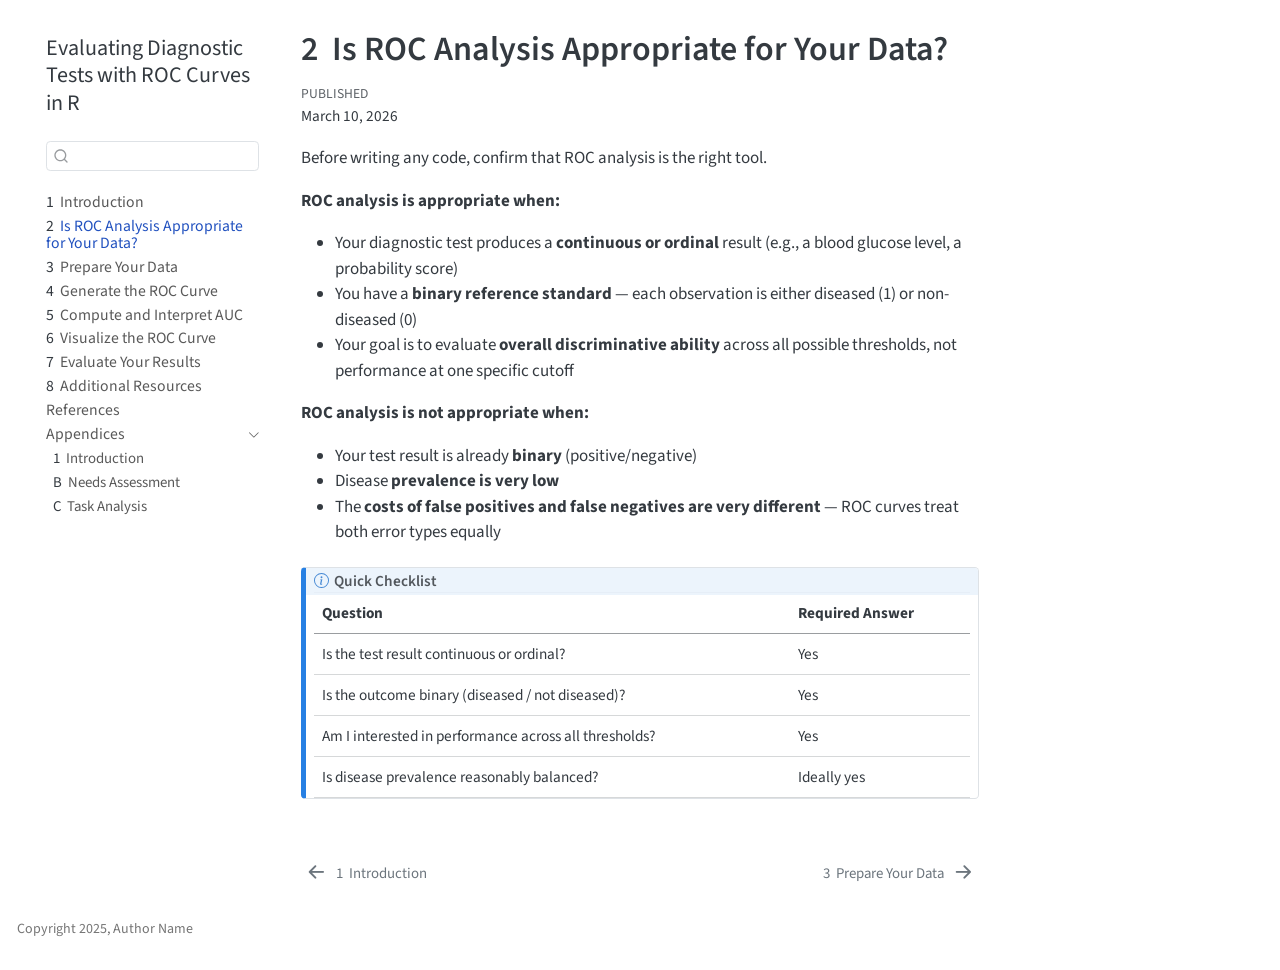
<file: docs/guide.html>
<!DOCTYPE html>
<html xmlns="http://www.w3.org/1999/xhtml" lang="en" xml:lang="en"><head>

<meta charset="utf-8">
<meta name="generator" content="quarto-1.8.27">

<meta name="viewport" content="width=device-width, initial-scale=1.0, user-scalable=yes">

<meta name="dcterms.date" content="2026-03-10">

<title>2&nbsp; Is ROC Analysis Appropriate for Your Data? – Evaluating Diagnostic Tests with ROC Curves in R</title>
<style>
code{white-space: pre-wrap;}
span.smallcaps{font-variant: small-caps;}
div.columns{display: flex; gap: min(4vw, 1.5em);}
div.column{flex: auto; overflow-x: auto;}
div.hanging-indent{margin-left: 1.5em; text-indent: -1.5em;}
ul.task-list{list-style: none;}
ul.task-list li input[type="checkbox"] {
  width: 0.8em;
  margin: 0 0.8em 0.2em -1em; /* quarto-specific, see https://github.com/quarto-dev/quarto-cli/issues/4556 */ 
  vertical-align: middle;
}
</style>


<script src="site_libs/quarto-nav/quarto-nav.js"></script>
<script src="site_libs/quarto-nav/headroom.min.js"></script>
<script src="site_libs/clipboard/clipboard.min.js"></script>
<script src="site_libs/quarto-search/autocomplete.umd.js"></script>
<script src="site_libs/quarto-search/fuse.min.js"></script>
<script src="site_libs/quarto-search/quarto-search.js"></script>
<meta name="quarto:offset" content="./">
<link href="./prepare.html" rel="next">
<link href="./index.html" rel="prev">
<script src="site_libs/quarto-html/quarto.js" type="module"></script>
<script src="site_libs/quarto-html/tabsets/tabsets.js" type="module"></script>
<script src="site_libs/quarto-html/axe/axe-check.js" type="module"></script>
<script src="site_libs/quarto-html/popper.min.js"></script>
<script src="site_libs/quarto-html/tippy.umd.min.js"></script>
<script src="site_libs/quarto-html/anchor.min.js"></script>
<link href="site_libs/quarto-html/tippy.css" rel="stylesheet">
<link href="site_libs/quarto-html/quarto-syntax-highlighting-b754b9fd3853d7e56faef54c29c5d52b.css" rel="stylesheet" id="quarto-text-highlighting-styles">
<script src="site_libs/bootstrap/bootstrap.min.js"></script>
<link href="site_libs/bootstrap/bootstrap-icons.css" rel="stylesheet">
<link href="site_libs/bootstrap/bootstrap-52aae9844ad5a5a5e9a7c3d08fa930ed.min.css" rel="stylesheet" append-hash="true" id="quarto-bootstrap" data-mode="light">
<script id="quarto-search-options" type="application/json">{
  "location": "sidebar",
  "copy-button": false,
  "collapse-after": 3,
  "panel-placement": "start",
  "type": "textbox",
  "limit": 50,
  "keyboard-shortcut": [
    "f",
    "/",
    "s"
  ],
  "show-item-context": false,
  "language": {
    "search-no-results-text": "No results",
    "search-matching-documents-text": "matching documents",
    "search-copy-link-title": "Copy link to search",
    "search-hide-matches-text": "Hide additional matches",
    "search-more-match-text": "more match in this document",
    "search-more-matches-text": "more matches in this document",
    "search-clear-button-title": "Clear",
    "search-text-placeholder": "",
    "search-detached-cancel-button-title": "Cancel",
    "search-submit-button-title": "Submit",
    "search-label": "Search"
  }
}</script>


</head>

<body class="nav-sidebar floating quarto-light">

<div id="quarto-search-results"></div>
  <header id="quarto-header" class="headroom fixed-top">
  <nav class="quarto-secondary-nav">
    <div class="container-fluid d-flex">
      <button type="button" class="quarto-btn-toggle btn" data-bs-toggle="collapse" role="button" data-bs-target=".quarto-sidebar-collapse-item" aria-controls="quarto-sidebar" aria-expanded="false" aria-label="Toggle sidebar navigation" onclick="if (window.quartoToggleHeadroom) { window.quartoToggleHeadroom(); }">
        <i class="bi bi-layout-text-sidebar-reverse"></i>
      </button>
        <nav class="quarto-page-breadcrumbs" aria-label="breadcrumb"><ol class="breadcrumb"><li class="breadcrumb-item"><a href="./guide.html"><span class="chapter-number">2</span>&nbsp; <span class="chapter-title">Is ROC Analysis Appropriate for Your Data?</span></a></li></ol></nav>
        <a class="flex-grow-1" role="navigation" data-bs-toggle="collapse" data-bs-target=".quarto-sidebar-collapse-item" aria-controls="quarto-sidebar" aria-expanded="false" aria-label="Toggle sidebar navigation" onclick="if (window.quartoToggleHeadroom) { window.quartoToggleHeadroom(); }">      
        </a>
      <button type="button" class="btn quarto-search-button" aria-label="Search" onclick="window.quartoOpenSearch();">
        <i class="bi bi-search"></i>
      </button>
    </div>
  </nav>
</header>
<!-- content -->
<div id="quarto-content" class="quarto-container page-columns page-rows-contents page-layout-article">
<!-- sidebar -->
  <nav id="quarto-sidebar" class="sidebar collapse collapse-horizontal quarto-sidebar-collapse-item sidebar-navigation floating overflow-auto">
    <div class="pt-lg-2 mt-2 text-left sidebar-header">
    <div class="sidebar-title mb-0 py-0">
      <a href="./">Evaluating Diagnostic Tests with ROC Curves in R</a> 
    </div>
      </div>
        <div class="mt-2 flex-shrink-0 align-items-center">
        <div class="sidebar-search">
        <div id="quarto-search" class="" title="Search"></div>
        </div>
        </div>
    <div class="sidebar-menu-container"> 
    <ul class="list-unstyled mt-1">
        <li class="sidebar-item">
  <div class="sidebar-item-container"> 
  <a href="./index.html" class="sidebar-item-text sidebar-link">
 <span class="menu-text"><span class="chapter-number">1</span>&nbsp; <span class="chapter-title">Introduction</span></span></a>
  </div>
</li>
        <li class="sidebar-item">
  <div class="sidebar-item-container"> 
  <a href="./guide.html" class="sidebar-item-text sidebar-link active">
 <span class="menu-text"><span class="chapter-number">2</span>&nbsp; <span class="chapter-title">Is ROC Analysis Appropriate for Your Data?</span></span></a>
  </div>
</li>
        <li class="sidebar-item">
  <div class="sidebar-item-container"> 
  <a href="./prepare.html" class="sidebar-item-text sidebar-link">
 <span class="menu-text"><span class="chapter-number">3</span>&nbsp; <span class="chapter-title">Prepare Your Data</span></span></a>
  </div>
</li>
        <li class="sidebar-item">
  <div class="sidebar-item-container"> 
  <a href="./generate.html" class="sidebar-item-text sidebar-link">
 <span class="menu-text"><span class="chapter-number">4</span>&nbsp; <span class="chapter-title">Generate the ROC Curve</span></span></a>
  </div>
</li>
        <li class="sidebar-item">
  <div class="sidebar-item-container"> 
  <a href="./compute-auc.html" class="sidebar-item-text sidebar-link">
 <span class="menu-text"><span class="chapter-number">5</span>&nbsp; <span class="chapter-title">Compute and Interpret AUC</span></span></a>
  </div>
</li>
        <li class="sidebar-item">
  <div class="sidebar-item-container"> 
  <a href="./visualize.html" class="sidebar-item-text sidebar-link">
 <span class="menu-text"><span class="chapter-number">6</span>&nbsp; <span class="chapter-title">Visualize the ROC Curve</span></span></a>
  </div>
</li>
        <li class="sidebar-item">
  <div class="sidebar-item-container"> 
  <a href="./evaluate.html" class="sidebar-item-text sidebar-link">
 <span class="menu-text"><span class="chapter-number">7</span>&nbsp; <span class="chapter-title">Evaluate Your Results</span></span></a>
  </div>
</li>
        <li class="sidebar-item">
  <div class="sidebar-item-container"> 
  <a href="./resources.html" class="sidebar-item-text sidebar-link">
 <span class="menu-text"><span class="chapter-number">8</span>&nbsp; <span class="chapter-title">Additional Resources</span></span></a>
  </div>
</li>
        <li class="sidebar-item">
  <div class="sidebar-item-container"> 
  <a href="./references.html" class="sidebar-item-text sidebar-link">
 <span class="menu-text">References</span></a>
  </div>
</li>
        <li class="sidebar-item sidebar-item-section">
      <div class="sidebar-item-container"> 
            <a class="sidebar-item-text sidebar-link text-start" data-bs-toggle="collapse" data-bs-target="#quarto-sidebar-section-1" role="navigation" aria-expanded="true">
 <span class="menu-text">Appendices</span></a>
          <a class="sidebar-item-toggle text-start" data-bs-toggle="collapse" data-bs-target="#quarto-sidebar-section-1" role="navigation" aria-expanded="true" aria-label="Toggle section">
            <i class="bi bi-chevron-right ms-2"></i>
          </a> 
      </div>
      <ul id="quarto-sidebar-section-1" class="collapse list-unstyled sidebar-section depth1 show">  
          <li class="sidebar-item">
  <div class="sidebar-item-container"> 
  <a href="./index.html" class="sidebar-item-text sidebar-link">
 <span class="menu-text"><span class="chapter-number">1</span>&nbsp; <span class="chapter-title">Introduction</span></span></a>
  </div>
</li>
          <li class="sidebar-item">
  <div class="sidebar-item-container"> 
  <a href="./needs.html" class="sidebar-item-text sidebar-link">
 <span class="menu-text"><span class="chapter-number">B</span>&nbsp; <span class="chapter-title">Needs Assessment</span></span></a>
  </div>
</li>
          <li class="sidebar-item">
  <div class="sidebar-item-container"> 
  <a href="./task-analysis.html" class="sidebar-item-text sidebar-link">
 <span class="menu-text"><span class="chapter-number">C</span>&nbsp; <span class="chapter-title">Task Analysis</span></span></a>
  </div>
</li>
      </ul>
  </li>
    </ul>
    </div>
</nav>
<div id="quarto-sidebar-glass" class="quarto-sidebar-collapse-item" data-bs-toggle="collapse" data-bs-target=".quarto-sidebar-collapse-item"></div>
<!-- margin-sidebar -->
    <div id="quarto-margin-sidebar" class="sidebar margin-sidebar zindex-bottom">
        
    </div>
<!-- main -->
<main class="content" id="quarto-document-content">

<header id="title-block-header" class="quarto-title-block default">
<div class="quarto-title">
<h1 class="title"><span class="chapter-number">2</span>&nbsp; <span class="chapter-title">Is ROC Analysis Appropriate for Your Data?</span></h1>
</div>



<div class="quarto-title-meta">

    
    <div>
    <div class="quarto-title-meta-heading">Published</div>
    <div class="quarto-title-meta-contents">
      <p class="date">March 10, 2026</p>
    </div>
  </div>
  
    
  </div>
  


</header>


<p>Before writing any code, confirm that ROC analysis is the right tool.</p>
<p><strong>ROC analysis is appropriate when:</strong></p>
<ul>
<li>Your diagnostic test produces a <strong>continuous or ordinal</strong> result (e.g., a blood glucose level, a probability score)</li>
<li>You have a <strong>binary reference standard</strong> — each observation is either diseased (1) or non-diseased (0)</li>
<li>Your goal is to evaluate <strong>overall discriminative ability</strong> across all possible thresholds, not performance at one specific cutoff</li>
</ul>
<p><strong>ROC analysis is not appropriate when:</strong></p>
<ul>
<li>Your test result is already <strong>binary</strong> (positive/negative)</li>
<li>Disease <strong>prevalence is very low</strong></li>
<li>The <strong>costs of false positives and false negatives are very different</strong> — ROC curves treat both error types equally</li>
</ul>
<div class="callout callout-style-default callout-note callout-titled">
<div class="callout-header d-flex align-content-center">
<div class="callout-icon-container">
<i class="callout-icon"></i>
</div>
<div class="callout-title-container flex-fill">
<span class="screen-reader-only">Note</span>Quick Checklist
</div>
</div>
<div class="callout-body-container callout-body">
<table class="caption-top table">
<thead>
<tr class="header">
<th>Question</th>
<th>Required Answer</th>
</tr>
</thead>
<tbody>
<tr class="odd">
<td>Is the test result continuous or ordinal?</td>
<td>Yes</td>
</tr>
<tr class="even">
<td>Is the outcome binary (diseased / not diseased)?</td>
<td>Yes</td>
</tr>
<tr class="odd">
<td>Am I interested in performance across all thresholds?</td>
<td>Yes</td>
</tr>
<tr class="even">
<td>Is disease prevalence reasonably balanced?</td>
<td>Ideally yes</td>
</tr>
</tbody>
</table>
</div>
</div>



</main> <!-- /main -->
<script id="quarto-html-after-body" type="application/javascript">
  window.document.addEventListener("DOMContentLoaded", function (event) {
    const icon = "";
    const anchorJS = new window.AnchorJS();
    anchorJS.options = {
      placement: 'right',
      icon: icon
    };
    anchorJS.add('.anchored');
    const isCodeAnnotation = (el) => {
      for (const clz of el.classList) {
        if (clz.startsWith('code-annotation-')) {                     
          return true;
        }
      }
      return false;
    }
    const onCopySuccess = function(e) {
      // button target
      const button = e.trigger;
      // don't keep focus
      button.blur();
      // flash "checked"
      button.classList.add('code-copy-button-checked');
      var currentTitle = button.getAttribute("title");
      button.setAttribute("title", "Copied!");
      let tooltip;
      if (window.bootstrap) {
        button.setAttribute("data-bs-toggle", "tooltip");
        button.setAttribute("data-bs-placement", "left");
        button.setAttribute("data-bs-title", "Copied!");
        tooltip = new bootstrap.Tooltip(button, 
          { trigger: "manual", 
            customClass: "code-copy-button-tooltip",
            offset: [0, -8]});
        tooltip.show();    
      }
      setTimeout(function() {
        if (tooltip) {
          tooltip.hide();
          button.removeAttribute("data-bs-title");
          button.removeAttribute("data-bs-toggle");
          button.removeAttribute("data-bs-placement");
        }
        button.setAttribute("title", currentTitle);
        button.classList.remove('code-copy-button-checked');
      }, 1000);
      // clear code selection
      e.clearSelection();
    }
    const getTextToCopy = function(trigger) {
      const outerScaffold = trigger.parentElement.cloneNode(true);
      const codeEl = outerScaffold.querySelector('code');
      for (const childEl of codeEl.children) {
        if (isCodeAnnotation(childEl)) {
          childEl.remove();
        }
      }
      return codeEl.innerText;
    }
    const clipboard = new window.ClipboardJS('.code-copy-button:not([data-in-quarto-modal])', {
      text: getTextToCopy
    });
    clipboard.on('success', onCopySuccess);
    if (window.document.getElementById('quarto-embedded-source-code-modal')) {
      const clipboardModal = new window.ClipboardJS('.code-copy-button[data-in-quarto-modal]', {
        text: getTextToCopy,
        container: window.document.getElementById('quarto-embedded-source-code-modal')
      });
      clipboardModal.on('success', onCopySuccess);
    }
      var localhostRegex = new RegExp(/^(?:http|https):\/\/localhost\:?[0-9]*\//);
      var mailtoRegex = new RegExp(/^mailto:/);
        var filterRegex = new RegExp('/' + window.location.host + '/');
      var isInternal = (href) => {
          return filterRegex.test(href) || localhostRegex.test(href) || mailtoRegex.test(href);
      }
      // Inspect non-navigation links and adorn them if external
     var links = window.document.querySelectorAll('a[href]:not(.nav-link):not(.navbar-brand):not(.toc-action):not(.sidebar-link):not(.sidebar-item-toggle):not(.pagination-link):not(.no-external):not([aria-hidden]):not(.dropdown-item):not(.quarto-navigation-tool):not(.about-link)');
      for (var i=0; i<links.length; i++) {
        const link = links[i];
        if (!isInternal(link.href)) {
          // undo the damage that might have been done by quarto-nav.js in the case of
          // links that we want to consider external
          if (link.dataset.originalHref !== undefined) {
            link.href = link.dataset.originalHref;
          }
        }
      }
    function tippyHover(el, contentFn, onTriggerFn, onUntriggerFn) {
      const config = {
        allowHTML: true,
        maxWidth: 500,
        delay: 100,
        arrow: false,
        appendTo: function(el) {
            return el.parentElement;
        },
        interactive: true,
        interactiveBorder: 10,
        theme: 'quarto',
        placement: 'bottom-start',
      };
      if (contentFn) {
        config.content = contentFn;
      }
      if (onTriggerFn) {
        config.onTrigger = onTriggerFn;
      }
      if (onUntriggerFn) {
        config.onUntrigger = onUntriggerFn;
      }
      window.tippy(el, config); 
    }
    const noterefs = window.document.querySelectorAll('a[role="doc-noteref"]');
    for (var i=0; i<noterefs.length; i++) {
      const ref = noterefs[i];
      tippyHover(ref, function() {
        // use id or data attribute instead here
        let href = ref.getAttribute('data-footnote-href') || ref.getAttribute('href');
        try { href = new URL(href).hash; } catch {}
        const id = href.replace(/^#\/?/, "");
        const note = window.document.getElementById(id);
        if (note) {
          return note.innerHTML;
        } else {
          return "";
        }
      });
    }
    const xrefs = window.document.querySelectorAll('a.quarto-xref');
    const processXRef = (id, note) => {
      // Strip column container classes
      const stripColumnClz = (el) => {
        el.classList.remove("page-full", "page-columns");
        if (el.children) {
          for (const child of el.children) {
            stripColumnClz(child);
          }
        }
      }
      stripColumnClz(note)
      if (id === null || id.startsWith('sec-')) {
        // Special case sections, only their first couple elements
        const container = document.createElement("div");
        if (note.children && note.children.length > 2) {
          container.appendChild(note.children[0].cloneNode(true));
          for (let i = 1; i < note.children.length; i++) {
            const child = note.children[i];
            if (child.tagName === "P" && child.innerText === "") {
              continue;
            } else {
              container.appendChild(child.cloneNode(true));
              break;
            }
          }
          if (window.Quarto?.typesetMath) {
            window.Quarto.typesetMath(container);
          }
          return container.innerHTML
        } else {
          if (window.Quarto?.typesetMath) {
            window.Quarto.typesetMath(note);
          }
          return note.innerHTML;
        }
      } else {
        // Remove any anchor links if they are present
        const anchorLink = note.querySelector('a.anchorjs-link');
        if (anchorLink) {
          anchorLink.remove();
        }
        if (window.Quarto?.typesetMath) {
          window.Quarto.typesetMath(note);
        }
        if (note.classList.contains("callout")) {
          return note.outerHTML;
        } else {
          return note.innerHTML;
        }
      }
    }
    for (var i=0; i<xrefs.length; i++) {
      const xref = xrefs[i];
      tippyHover(xref, undefined, function(instance) {
        instance.disable();
        let url = xref.getAttribute('href');
        let hash = undefined; 
        if (url.startsWith('#')) {
          hash = url;
        } else {
          try { hash = new URL(url).hash; } catch {}
        }
        if (hash) {
          const id = hash.replace(/^#\/?/, "");
          const note = window.document.getElementById(id);
          if (note !== null) {
            try {
              const html = processXRef(id, note.cloneNode(true));
              instance.setContent(html);
            } finally {
              instance.enable();
              instance.show();
            }
          } else {
            // See if we can fetch this
            fetch(url.split('#')[0])
            .then(res => res.text())
            .then(html => {
              const parser = new DOMParser();
              const htmlDoc = parser.parseFromString(html, "text/html");
              const note = htmlDoc.getElementById(id);
              if (note !== null) {
                const html = processXRef(id, note);
                instance.setContent(html);
              } 
            }).finally(() => {
              instance.enable();
              instance.show();
            });
          }
        } else {
          // See if we can fetch a full url (with no hash to target)
          // This is a special case and we should probably do some content thinning / targeting
          fetch(url)
          .then(res => res.text())
          .then(html => {
            const parser = new DOMParser();
            const htmlDoc = parser.parseFromString(html, "text/html");
            const note = htmlDoc.querySelector('main.content');
            if (note !== null) {
              // This should only happen for chapter cross references
              // (since there is no id in the URL)
              // remove the first header
              if (note.children.length > 0 && note.children[0].tagName === "HEADER") {
                note.children[0].remove();
              }
              const html = processXRef(null, note);
              instance.setContent(html);
            } 
          }).finally(() => {
            instance.enable();
            instance.show();
          });
        }
      }, function(instance) {
      });
    }
        let selectedAnnoteEl;
        const selectorForAnnotation = ( cell, annotation) => {
          let cellAttr = 'data-code-cell="' + cell + '"';
          let lineAttr = 'data-code-annotation="' +  annotation + '"';
          const selector = 'span[' + cellAttr + '][' + lineAttr + ']';
          return selector;
        }
        const selectCodeLines = (annoteEl) => {
          const doc = window.document;
          const targetCell = annoteEl.getAttribute("data-target-cell");
          const targetAnnotation = annoteEl.getAttribute("data-target-annotation");
          const annoteSpan = window.document.querySelector(selectorForAnnotation(targetCell, targetAnnotation));
          const lines = annoteSpan.getAttribute("data-code-lines").split(",");
          const lineIds = lines.map((line) => {
            return targetCell + "-" + line;
          })
          let top = null;
          let height = null;
          let parent = null;
          if (lineIds.length > 0) {
              //compute the position of the single el (top and bottom and make a div)
              const el = window.document.getElementById(lineIds[0]);
              top = el.offsetTop;
              height = el.offsetHeight;
              parent = el.parentElement.parentElement;
            if (lineIds.length > 1) {
              const lastEl = window.document.getElementById(lineIds[lineIds.length - 1]);
              const bottom = lastEl.offsetTop + lastEl.offsetHeight;
              height = bottom - top;
            }
            if (top !== null && height !== null && parent !== null) {
              // cook up a div (if necessary) and position it 
              let div = window.document.getElementById("code-annotation-line-highlight");
              if (div === null) {
                div = window.document.createElement("div");
                div.setAttribute("id", "code-annotation-line-highlight");
                div.style.position = 'absolute';
                parent.appendChild(div);
              }
              div.style.top = top - 2 + "px";
              div.style.height = height + 4 + "px";
              div.style.left = 0;
              let gutterDiv = window.document.getElementById("code-annotation-line-highlight-gutter");
              if (gutterDiv === null) {
                gutterDiv = window.document.createElement("div");
                gutterDiv.setAttribute("id", "code-annotation-line-highlight-gutter");
                gutterDiv.style.position = 'absolute';
                const codeCell = window.document.getElementById(targetCell);
                const gutter = codeCell.querySelector('.code-annotation-gutter');
                gutter.appendChild(gutterDiv);
              }
              gutterDiv.style.top = top - 2 + "px";
              gutterDiv.style.height = height + 4 + "px";
            }
            selectedAnnoteEl = annoteEl;
          }
        };
        const unselectCodeLines = () => {
          const elementsIds = ["code-annotation-line-highlight", "code-annotation-line-highlight-gutter"];
          elementsIds.forEach((elId) => {
            const div = window.document.getElementById(elId);
            if (div) {
              div.remove();
            }
          });
          selectedAnnoteEl = undefined;
        };
          // Handle positioning of the toggle
      window.addEventListener(
        "resize",
        throttle(() => {
          elRect = undefined;
          if (selectedAnnoteEl) {
            selectCodeLines(selectedAnnoteEl);
          }
        }, 10)
      );
      function throttle(fn, ms) {
      let throttle = false;
      let timer;
        return (...args) => {
          if(!throttle) { // first call gets through
              fn.apply(this, args);
              throttle = true;
          } else { // all the others get throttled
              if(timer) clearTimeout(timer); // cancel #2
              timer = setTimeout(() => {
                fn.apply(this, args);
                timer = throttle = false;
              }, ms);
          }
        };
      }
        // Attach click handler to the DT
        const annoteDls = window.document.querySelectorAll('dt[data-target-cell]');
        for (const annoteDlNode of annoteDls) {
          annoteDlNode.addEventListener('click', (event) => {
            const clickedEl = event.target;
            if (clickedEl !== selectedAnnoteEl) {
              unselectCodeLines();
              const activeEl = window.document.querySelector('dt[data-target-cell].code-annotation-active');
              if (activeEl) {
                activeEl.classList.remove('code-annotation-active');
              }
              selectCodeLines(clickedEl);
              clickedEl.classList.add('code-annotation-active');
            } else {
              // Unselect the line
              unselectCodeLines();
              clickedEl.classList.remove('code-annotation-active');
            }
          });
        }
    const findCites = (el) => {
      const parentEl = el.parentElement;
      if (parentEl) {
        const cites = parentEl.dataset.cites;
        if (cites) {
          return {
            el,
            cites: cites.split(' ')
          };
        } else {
          return findCites(el.parentElement)
        }
      } else {
        return undefined;
      }
    };
    var bibliorefs = window.document.querySelectorAll('a[role="doc-biblioref"]');
    for (var i=0; i<bibliorefs.length; i++) {
      const ref = bibliorefs[i];
      const citeInfo = findCites(ref);
      if (citeInfo) {
        tippyHover(citeInfo.el, function() {
          var popup = window.document.createElement('div');
          citeInfo.cites.forEach(function(cite) {
            var citeDiv = window.document.createElement('div');
            citeDiv.classList.add('hanging-indent');
            citeDiv.classList.add('csl-entry');
            var biblioDiv = window.document.getElementById('ref-' + cite);
            if (biblioDiv) {
              citeDiv.innerHTML = biblioDiv.innerHTML;
            }
            popup.appendChild(citeDiv);
          });
          return popup.innerHTML;
        });
      }
    }
  });
  </script>
<nav class="page-navigation">
  <div class="nav-page nav-page-previous">
      <a href="./index.html" class="pagination-link" aria-label="Introduction">
        <i class="bi bi-arrow-left-short"></i> <span class="nav-page-text"><span class="chapter-number">1</span>&nbsp; <span class="chapter-title">Introduction</span></span>
      </a>          
  </div>
  <div class="nav-page nav-page-next">
      <a href="./prepare.html" class="pagination-link" aria-label="Prepare Your Data">
        <span class="nav-page-text"><span class="chapter-number">3</span>&nbsp; <span class="chapter-title">Prepare Your Data</span></span> <i class="bi bi-arrow-right-short"></i>
      </a>
  </div>
</nav>
</div> <!-- /content -->
<footer class="footer">
  <div class="nav-footer">
    <div class="nav-footer-left">
<p>Copyright 2025, Author Name</p>
</div>   
    <div class="nav-footer-center">
      &nbsp;
    </div>
    <div class="nav-footer-right">
      &nbsp;
    </div>
  </div>
</footer>




</body></html>
</file>
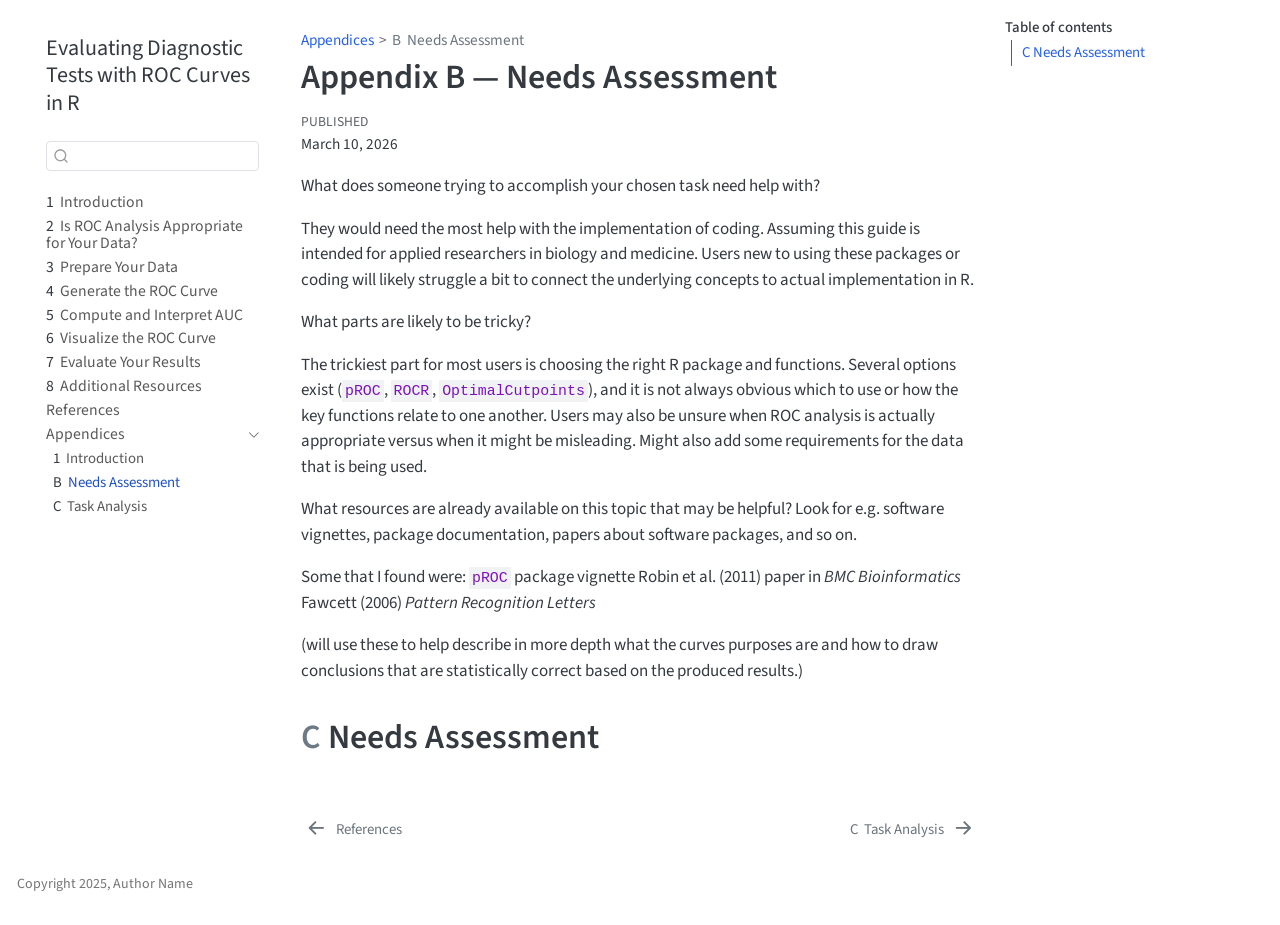
<file: docs/needs.html>
<!DOCTYPE html>
<html xmlns="http://www.w3.org/1999/xhtml" lang="en" xml:lang="en"><head>

<meta charset="utf-8">
<meta name="generator" content="quarto-1.8.27">

<meta name="viewport" content="width=device-width, initial-scale=1.0, user-scalable=yes">

<meta name="dcterms.date" content="2026-03-10">

<title>Appendix B — Needs Assessment – Evaluating Diagnostic Tests with ROC Curves in R</title>
<style>
code{white-space: pre-wrap;}
span.smallcaps{font-variant: small-caps;}
div.columns{display: flex; gap: min(4vw, 1.5em);}
div.column{flex: auto; overflow-x: auto;}
div.hanging-indent{margin-left: 1.5em; text-indent: -1.5em;}
ul.task-list{list-style: none;}
ul.task-list li input[type="checkbox"] {
  width: 0.8em;
  margin: 0 0.8em 0.2em -1em; /* quarto-specific, see https://github.com/quarto-dev/quarto-cli/issues/4556 */ 
  vertical-align: middle;
}
</style>


<script src="site_libs/quarto-nav/quarto-nav.js"></script>
<script src="site_libs/quarto-nav/headroom.min.js"></script>
<script src="site_libs/clipboard/clipboard.min.js"></script>
<script src="site_libs/quarto-search/autocomplete.umd.js"></script>
<script src="site_libs/quarto-search/fuse.min.js"></script>
<script src="site_libs/quarto-search/quarto-search.js"></script>
<meta name="quarto:offset" content="./">
<link href="./task-analysis.html" rel="next">
<link href="./references.html" rel="prev">
<script src="site_libs/quarto-html/quarto.js" type="module"></script>
<script src="site_libs/quarto-html/tabsets/tabsets.js" type="module"></script>
<script src="site_libs/quarto-html/axe/axe-check.js" type="module"></script>
<script src="site_libs/quarto-html/popper.min.js"></script>
<script src="site_libs/quarto-html/tippy.umd.min.js"></script>
<script src="site_libs/quarto-html/anchor.min.js"></script>
<link href="site_libs/quarto-html/tippy.css" rel="stylesheet">
<link href="site_libs/quarto-html/quarto-syntax-highlighting-b754b9fd3853d7e56faef54c29c5d52b.css" rel="stylesheet" id="quarto-text-highlighting-styles">
<script src="site_libs/bootstrap/bootstrap.min.js"></script>
<link href="site_libs/bootstrap/bootstrap-icons.css" rel="stylesheet">
<link href="site_libs/bootstrap/bootstrap-52aae9844ad5a5a5e9a7c3d08fa930ed.min.css" rel="stylesheet" append-hash="true" id="quarto-bootstrap" data-mode="light">
<script id="quarto-search-options" type="application/json">{
  "location": "sidebar",
  "copy-button": false,
  "collapse-after": 3,
  "panel-placement": "start",
  "type": "textbox",
  "limit": 50,
  "keyboard-shortcut": [
    "f",
    "/",
    "s"
  ],
  "show-item-context": false,
  "language": {
    "search-no-results-text": "No results",
    "search-matching-documents-text": "matching documents",
    "search-copy-link-title": "Copy link to search",
    "search-hide-matches-text": "Hide additional matches",
    "search-more-match-text": "more match in this document",
    "search-more-matches-text": "more matches in this document",
    "search-clear-button-title": "Clear",
    "search-text-placeholder": "",
    "search-detached-cancel-button-title": "Cancel",
    "search-submit-button-title": "Submit",
    "search-label": "Search"
  }
}</script>


</head>

<body class="nav-sidebar floating quarto-light">

<div id="quarto-search-results"></div>
  <header id="quarto-header" class="headroom fixed-top">
  <nav class="quarto-secondary-nav">
    <div class="container-fluid d-flex">
      <button type="button" class="quarto-btn-toggle btn" data-bs-toggle="collapse" role="button" data-bs-target=".quarto-sidebar-collapse-item" aria-controls="quarto-sidebar" aria-expanded="false" aria-label="Toggle sidebar navigation" onclick="if (window.quartoToggleHeadroom) { window.quartoToggleHeadroom(); }">
        <i class="bi bi-layout-text-sidebar-reverse"></i>
      </button>
        <nav class="quarto-page-breadcrumbs" aria-label="breadcrumb"><ol class="breadcrumb"><li class="breadcrumb-item"><a href="./index.html">Appendices</a></li><li class="breadcrumb-item"><a href="./needs.html"><span class="chapter-number">B</span>&nbsp; <span class="chapter-title">Needs Assessment</span></a></li></ol></nav>
        <a class="flex-grow-1" role="navigation" data-bs-toggle="collapse" data-bs-target=".quarto-sidebar-collapse-item" aria-controls="quarto-sidebar" aria-expanded="false" aria-label="Toggle sidebar navigation" onclick="if (window.quartoToggleHeadroom) { window.quartoToggleHeadroom(); }">      
        </a>
      <button type="button" class="btn quarto-search-button" aria-label="Search" onclick="window.quartoOpenSearch();">
        <i class="bi bi-search"></i>
      </button>
    </div>
  </nav>
</header>
<!-- content -->
<div id="quarto-content" class="quarto-container page-columns page-rows-contents page-layout-article">
<!-- sidebar -->
  <nav id="quarto-sidebar" class="sidebar collapse collapse-horizontal quarto-sidebar-collapse-item sidebar-navigation floating overflow-auto">
    <div class="pt-lg-2 mt-2 text-left sidebar-header">
    <div class="sidebar-title mb-0 py-0">
      <a href="./">Evaluating Diagnostic Tests with ROC Curves in R</a> 
    </div>
      </div>
        <div class="mt-2 flex-shrink-0 align-items-center">
        <div class="sidebar-search">
        <div id="quarto-search" class="" title="Search"></div>
        </div>
        </div>
    <div class="sidebar-menu-container"> 
    <ul class="list-unstyled mt-1">
        <li class="sidebar-item">
  <div class="sidebar-item-container"> 
  <a href="./index.html" class="sidebar-item-text sidebar-link">
 <span class="menu-text"><span class="chapter-number">1</span>&nbsp; <span class="chapter-title">Introduction</span></span></a>
  </div>
</li>
        <li class="sidebar-item">
  <div class="sidebar-item-container"> 
  <a href="./guide.html" class="sidebar-item-text sidebar-link">
 <span class="menu-text"><span class="chapter-number">2</span>&nbsp; <span class="chapter-title">Is ROC Analysis Appropriate for Your Data?</span></span></a>
  </div>
</li>
        <li class="sidebar-item">
  <div class="sidebar-item-container"> 
  <a href="./prepare.html" class="sidebar-item-text sidebar-link">
 <span class="menu-text"><span class="chapter-number">3</span>&nbsp; <span class="chapter-title">Prepare Your Data</span></span></a>
  </div>
</li>
        <li class="sidebar-item">
  <div class="sidebar-item-container"> 
  <a href="./generate.html" class="sidebar-item-text sidebar-link">
 <span class="menu-text"><span class="chapter-number">4</span>&nbsp; <span class="chapter-title">Generate the ROC Curve</span></span></a>
  </div>
</li>
        <li class="sidebar-item">
  <div class="sidebar-item-container"> 
  <a href="./compute-auc.html" class="sidebar-item-text sidebar-link">
 <span class="menu-text"><span class="chapter-number">5</span>&nbsp; <span class="chapter-title">Compute and Interpret AUC</span></span></a>
  </div>
</li>
        <li class="sidebar-item">
  <div class="sidebar-item-container"> 
  <a href="./visualize.html" class="sidebar-item-text sidebar-link">
 <span class="menu-text"><span class="chapter-number">6</span>&nbsp; <span class="chapter-title">Visualize the ROC Curve</span></span></a>
  </div>
</li>
        <li class="sidebar-item">
  <div class="sidebar-item-container"> 
  <a href="./evaluate.html" class="sidebar-item-text sidebar-link">
 <span class="menu-text"><span class="chapter-number">7</span>&nbsp; <span class="chapter-title">Evaluate Your Results</span></span></a>
  </div>
</li>
        <li class="sidebar-item">
  <div class="sidebar-item-container"> 
  <a href="./resources.html" class="sidebar-item-text sidebar-link">
 <span class="menu-text"><span class="chapter-number">8</span>&nbsp; <span class="chapter-title">Additional Resources</span></span></a>
  </div>
</li>
        <li class="sidebar-item">
  <div class="sidebar-item-container"> 
  <a href="./references.html" class="sidebar-item-text sidebar-link">
 <span class="menu-text">References</span></a>
  </div>
</li>
        <li class="sidebar-item sidebar-item-section">
      <div class="sidebar-item-container"> 
            <a class="sidebar-item-text sidebar-link text-start" data-bs-toggle="collapse" data-bs-target="#quarto-sidebar-section-1" role="navigation" aria-expanded="true">
 <span class="menu-text">Appendices</span></a>
          <a class="sidebar-item-toggle text-start" data-bs-toggle="collapse" data-bs-target="#quarto-sidebar-section-1" role="navigation" aria-expanded="true" aria-label="Toggle section">
            <i class="bi bi-chevron-right ms-2"></i>
          </a> 
      </div>
      <ul id="quarto-sidebar-section-1" class="collapse list-unstyled sidebar-section depth1 show">  
          <li class="sidebar-item">
  <div class="sidebar-item-container"> 
  <a href="./index.html" class="sidebar-item-text sidebar-link">
 <span class="menu-text"><span class="chapter-number">1</span>&nbsp; <span class="chapter-title">Introduction</span></span></a>
  </div>
</li>
          <li class="sidebar-item">
  <div class="sidebar-item-container"> 
  <a href="./needs.html" class="sidebar-item-text sidebar-link active">
 <span class="menu-text"><span class="chapter-number">B</span>&nbsp; <span class="chapter-title">Needs Assessment</span></span></a>
  </div>
</li>
          <li class="sidebar-item">
  <div class="sidebar-item-container"> 
  <a href="./task-analysis.html" class="sidebar-item-text sidebar-link">
 <span class="menu-text"><span class="chapter-number">C</span>&nbsp; <span class="chapter-title">Task Analysis</span></span></a>
  </div>
</li>
      </ul>
  </li>
    </ul>
    </div>
</nav>
<div id="quarto-sidebar-glass" class="quarto-sidebar-collapse-item" data-bs-toggle="collapse" data-bs-target=".quarto-sidebar-collapse-item"></div>
<!-- margin-sidebar -->
    <div id="quarto-margin-sidebar" class="sidebar margin-sidebar">
        <nav id="TOC" role="doc-toc" class="toc-active">
    <h2 id="toc-title">Table of contents</h2>
   
  <ul>
  <li><a href="#needs-assessment" id="toc-needs-assessment" class="nav-link active" data-scroll-target="#needs-assessment"><span class="header-section-number">C</span> Needs Assessment</a></li>
  </ul>
</nav>
    </div>
<!-- main -->
<main class="content" id="quarto-document-content">

<header id="title-block-header" class="quarto-title-block default"><nav class="quarto-page-breadcrumbs quarto-title-breadcrumbs d-none d-lg-block" aria-label="breadcrumb"><ol class="breadcrumb"><li class="breadcrumb-item"><a href="./index.html">Appendices</a></li><li class="breadcrumb-item"><a href="./needs.html"><span class="chapter-number">B</span>&nbsp; <span class="chapter-title">Needs Assessment</span></a></li></ol></nav>
<div class="quarto-title">
<h1 class="title">Appendix B — Needs Assessment</h1>
</div>



<div class="quarto-title-meta">

    
    <div>
    <div class="quarto-title-meta-heading">Published</div>
    <div class="quarto-title-meta-contents">
      <p class="date">March 10, 2026</p>
    </div>
  </div>
  
    
  </div>
  


</header>


<p>What does someone trying to accomplish your chosen task need help with?</p>
<p>They would need the most help with the implementation of coding. Assuming this guide is intended for applied researchers in biology and medicine. Users new to using these packages or coding will likely struggle a bit to connect the underlying concepts to actual implementation in R.</p>
<p>What parts are likely to be tricky?</p>
<p>The trickiest part for most users is choosing the right R package and functions. Several options exist (<code>pROC</code>, <code>ROCR</code>, <code>OptimalCutpoints</code>), and it is not always obvious which to use or how the key functions relate to one another. Users may also be unsure when ROC analysis is actually appropriate versus when it might be misleading. Might also add some requirements for the data that is being used.</p>
<p>What resources are already available on this topic that may be helpful? Look for e.g.&nbsp;software vignettes, package documentation, papers about software packages, and so on.</p>
<p>Some that I found were: <code>pROC</code> package vignette Robin et al.&nbsp;(2011) paper in <em>BMC Bioinformatics</em> Fawcett (2006) <em>Pattern Recognition Letters</em></p>
<p>(will use these to help describe in more depth what the curves purposes are and how to draw conclusions that are statistically correct based on the produced results.)</p>
<section id="needs-assessment" class="level1 appendix" data-number="C">
<h1 class="appendix" data-number="C"><span class="header-section-number">C</span> Needs Assessment</h1>


</section>

</main> <!-- /main -->
<script id="quarto-html-after-body" type="application/javascript">
  window.document.addEventListener("DOMContentLoaded", function (event) {
    const icon = "";
    const anchorJS = new window.AnchorJS();
    anchorJS.options = {
      placement: 'right',
      icon: icon
    };
    anchorJS.add('.anchored');
    const isCodeAnnotation = (el) => {
      for (const clz of el.classList) {
        if (clz.startsWith('code-annotation-')) {                     
          return true;
        }
      }
      return false;
    }
    const onCopySuccess = function(e) {
      // button target
      const button = e.trigger;
      // don't keep focus
      button.blur();
      // flash "checked"
      button.classList.add('code-copy-button-checked');
      var currentTitle = button.getAttribute("title");
      button.setAttribute("title", "Copied!");
      let tooltip;
      if (window.bootstrap) {
        button.setAttribute("data-bs-toggle", "tooltip");
        button.setAttribute("data-bs-placement", "left");
        button.setAttribute("data-bs-title", "Copied!");
        tooltip = new bootstrap.Tooltip(button, 
          { trigger: "manual", 
            customClass: "code-copy-button-tooltip",
            offset: [0, -8]});
        tooltip.show();    
      }
      setTimeout(function() {
        if (tooltip) {
          tooltip.hide();
          button.removeAttribute("data-bs-title");
          button.removeAttribute("data-bs-toggle");
          button.removeAttribute("data-bs-placement");
        }
        button.setAttribute("title", currentTitle);
        button.classList.remove('code-copy-button-checked');
      }, 1000);
      // clear code selection
      e.clearSelection();
    }
    const getTextToCopy = function(trigger) {
      const outerScaffold = trigger.parentElement.cloneNode(true);
      const codeEl = outerScaffold.querySelector('code');
      for (const childEl of codeEl.children) {
        if (isCodeAnnotation(childEl)) {
          childEl.remove();
        }
      }
      return codeEl.innerText;
    }
    const clipboard = new window.ClipboardJS('.code-copy-button:not([data-in-quarto-modal])', {
      text: getTextToCopy
    });
    clipboard.on('success', onCopySuccess);
    if (window.document.getElementById('quarto-embedded-source-code-modal')) {
      const clipboardModal = new window.ClipboardJS('.code-copy-button[data-in-quarto-modal]', {
        text: getTextToCopy,
        container: window.document.getElementById('quarto-embedded-source-code-modal')
      });
      clipboardModal.on('success', onCopySuccess);
    }
      var localhostRegex = new RegExp(/^(?:http|https):\/\/localhost\:?[0-9]*\//);
      var mailtoRegex = new RegExp(/^mailto:/);
        var filterRegex = new RegExp('/' + window.location.host + '/');
      var isInternal = (href) => {
          return filterRegex.test(href) || localhostRegex.test(href) || mailtoRegex.test(href);
      }
      // Inspect non-navigation links and adorn them if external
     var links = window.document.querySelectorAll('a[href]:not(.nav-link):not(.navbar-brand):not(.toc-action):not(.sidebar-link):not(.sidebar-item-toggle):not(.pagination-link):not(.no-external):not([aria-hidden]):not(.dropdown-item):not(.quarto-navigation-tool):not(.about-link)');
      for (var i=0; i<links.length; i++) {
        const link = links[i];
        if (!isInternal(link.href)) {
          // undo the damage that might have been done by quarto-nav.js in the case of
          // links that we want to consider external
          if (link.dataset.originalHref !== undefined) {
            link.href = link.dataset.originalHref;
          }
        }
      }
    function tippyHover(el, contentFn, onTriggerFn, onUntriggerFn) {
      const config = {
        allowHTML: true,
        maxWidth: 500,
        delay: 100,
        arrow: false,
        appendTo: function(el) {
            return el.parentElement;
        },
        interactive: true,
        interactiveBorder: 10,
        theme: 'quarto',
        placement: 'bottom-start',
      };
      if (contentFn) {
        config.content = contentFn;
      }
      if (onTriggerFn) {
        config.onTrigger = onTriggerFn;
      }
      if (onUntriggerFn) {
        config.onUntrigger = onUntriggerFn;
      }
      window.tippy(el, config); 
    }
    const noterefs = window.document.querySelectorAll('a[role="doc-noteref"]');
    for (var i=0; i<noterefs.length; i++) {
      const ref = noterefs[i];
      tippyHover(ref, function() {
        // use id or data attribute instead here
        let href = ref.getAttribute('data-footnote-href') || ref.getAttribute('href');
        try { href = new URL(href).hash; } catch {}
        const id = href.replace(/^#\/?/, "");
        const note = window.document.getElementById(id);
        if (note) {
          return note.innerHTML;
        } else {
          return "";
        }
      });
    }
    const xrefs = window.document.querySelectorAll('a.quarto-xref');
    const processXRef = (id, note) => {
      // Strip column container classes
      const stripColumnClz = (el) => {
        el.classList.remove("page-full", "page-columns");
        if (el.children) {
          for (const child of el.children) {
            stripColumnClz(child);
          }
        }
      }
      stripColumnClz(note)
      if (id === null || id.startsWith('sec-')) {
        // Special case sections, only their first couple elements
        const container = document.createElement("div");
        if (note.children && note.children.length > 2) {
          container.appendChild(note.children[0].cloneNode(true));
          for (let i = 1; i < note.children.length; i++) {
            const child = note.children[i];
            if (child.tagName === "P" && child.innerText === "") {
              continue;
            } else {
              container.appendChild(child.cloneNode(true));
              break;
            }
          }
          if (window.Quarto?.typesetMath) {
            window.Quarto.typesetMath(container);
          }
          return container.innerHTML
        } else {
          if (window.Quarto?.typesetMath) {
            window.Quarto.typesetMath(note);
          }
          return note.innerHTML;
        }
      } else {
        // Remove any anchor links if they are present
        const anchorLink = note.querySelector('a.anchorjs-link');
        if (anchorLink) {
          anchorLink.remove();
        }
        if (window.Quarto?.typesetMath) {
          window.Quarto.typesetMath(note);
        }
        if (note.classList.contains("callout")) {
          return note.outerHTML;
        } else {
          return note.innerHTML;
        }
      }
    }
    for (var i=0; i<xrefs.length; i++) {
      const xref = xrefs[i];
      tippyHover(xref, undefined, function(instance) {
        instance.disable();
        let url = xref.getAttribute('href');
        let hash = undefined; 
        if (url.startsWith('#')) {
          hash = url;
        } else {
          try { hash = new URL(url).hash; } catch {}
        }
        if (hash) {
          const id = hash.replace(/^#\/?/, "");
          const note = window.document.getElementById(id);
          if (note !== null) {
            try {
              const html = processXRef(id, note.cloneNode(true));
              instance.setContent(html);
            } finally {
              instance.enable();
              instance.show();
            }
          } else {
            // See if we can fetch this
            fetch(url.split('#')[0])
            .then(res => res.text())
            .then(html => {
              const parser = new DOMParser();
              const htmlDoc = parser.parseFromString(html, "text/html");
              const note = htmlDoc.getElementById(id);
              if (note !== null) {
                const html = processXRef(id, note);
                instance.setContent(html);
              } 
            }).finally(() => {
              instance.enable();
              instance.show();
            });
          }
        } else {
          // See if we can fetch a full url (with no hash to target)
          // This is a special case and we should probably do some content thinning / targeting
          fetch(url)
          .then(res => res.text())
          .then(html => {
            const parser = new DOMParser();
            const htmlDoc = parser.parseFromString(html, "text/html");
            const note = htmlDoc.querySelector('main.content');
            if (note !== null) {
              // This should only happen for chapter cross references
              // (since there is no id in the URL)
              // remove the first header
              if (note.children.length > 0 && note.children[0].tagName === "HEADER") {
                note.children[0].remove();
              }
              const html = processXRef(null, note);
              instance.setContent(html);
            } 
          }).finally(() => {
            instance.enable();
            instance.show();
          });
        }
      }, function(instance) {
      });
    }
        let selectedAnnoteEl;
        const selectorForAnnotation = ( cell, annotation) => {
          let cellAttr = 'data-code-cell="' + cell + '"';
          let lineAttr = 'data-code-annotation="' +  annotation + '"';
          const selector = 'span[' + cellAttr + '][' + lineAttr + ']';
          return selector;
        }
        const selectCodeLines = (annoteEl) => {
          const doc = window.document;
          const targetCell = annoteEl.getAttribute("data-target-cell");
          const targetAnnotation = annoteEl.getAttribute("data-target-annotation");
          const annoteSpan = window.document.querySelector(selectorForAnnotation(targetCell, targetAnnotation));
          const lines = annoteSpan.getAttribute("data-code-lines").split(",");
          const lineIds = lines.map((line) => {
            return targetCell + "-" + line;
          })
          let top = null;
          let height = null;
          let parent = null;
          if (lineIds.length > 0) {
              //compute the position of the single el (top and bottom and make a div)
              const el = window.document.getElementById(lineIds[0]);
              top = el.offsetTop;
              height = el.offsetHeight;
              parent = el.parentElement.parentElement;
            if (lineIds.length > 1) {
              const lastEl = window.document.getElementById(lineIds[lineIds.length - 1]);
              const bottom = lastEl.offsetTop + lastEl.offsetHeight;
              height = bottom - top;
            }
            if (top !== null && height !== null && parent !== null) {
              // cook up a div (if necessary) and position it 
              let div = window.document.getElementById("code-annotation-line-highlight");
              if (div === null) {
                div = window.document.createElement("div");
                div.setAttribute("id", "code-annotation-line-highlight");
                div.style.position = 'absolute';
                parent.appendChild(div);
              }
              div.style.top = top - 2 + "px";
              div.style.height = height + 4 + "px";
              div.style.left = 0;
              let gutterDiv = window.document.getElementById("code-annotation-line-highlight-gutter");
              if (gutterDiv === null) {
                gutterDiv = window.document.createElement("div");
                gutterDiv.setAttribute("id", "code-annotation-line-highlight-gutter");
                gutterDiv.style.position = 'absolute';
                const codeCell = window.document.getElementById(targetCell);
                const gutter = codeCell.querySelector('.code-annotation-gutter');
                gutter.appendChild(gutterDiv);
              }
              gutterDiv.style.top = top - 2 + "px";
              gutterDiv.style.height = height + 4 + "px";
            }
            selectedAnnoteEl = annoteEl;
          }
        };
        const unselectCodeLines = () => {
          const elementsIds = ["code-annotation-line-highlight", "code-annotation-line-highlight-gutter"];
          elementsIds.forEach((elId) => {
            const div = window.document.getElementById(elId);
            if (div) {
              div.remove();
            }
          });
          selectedAnnoteEl = undefined;
        };
          // Handle positioning of the toggle
      window.addEventListener(
        "resize",
        throttle(() => {
          elRect = undefined;
          if (selectedAnnoteEl) {
            selectCodeLines(selectedAnnoteEl);
          }
        }, 10)
      );
      function throttle(fn, ms) {
      let throttle = false;
      let timer;
        return (...args) => {
          if(!throttle) { // first call gets through
              fn.apply(this, args);
              throttle = true;
          } else { // all the others get throttled
              if(timer) clearTimeout(timer); // cancel #2
              timer = setTimeout(() => {
                fn.apply(this, args);
                timer = throttle = false;
              }, ms);
          }
        };
      }
        // Attach click handler to the DT
        const annoteDls = window.document.querySelectorAll('dt[data-target-cell]');
        for (const annoteDlNode of annoteDls) {
          annoteDlNode.addEventListener('click', (event) => {
            const clickedEl = event.target;
            if (clickedEl !== selectedAnnoteEl) {
              unselectCodeLines();
              const activeEl = window.document.querySelector('dt[data-target-cell].code-annotation-active');
              if (activeEl) {
                activeEl.classList.remove('code-annotation-active');
              }
              selectCodeLines(clickedEl);
              clickedEl.classList.add('code-annotation-active');
            } else {
              // Unselect the line
              unselectCodeLines();
              clickedEl.classList.remove('code-annotation-active');
            }
          });
        }
    const findCites = (el) => {
      const parentEl = el.parentElement;
      if (parentEl) {
        const cites = parentEl.dataset.cites;
        if (cites) {
          return {
            el,
            cites: cites.split(' ')
          };
        } else {
          return findCites(el.parentElement)
        }
      } else {
        return undefined;
      }
    };
    var bibliorefs = window.document.querySelectorAll('a[role="doc-biblioref"]');
    for (var i=0; i<bibliorefs.length; i++) {
      const ref = bibliorefs[i];
      const citeInfo = findCites(ref);
      if (citeInfo) {
        tippyHover(citeInfo.el, function() {
          var popup = window.document.createElement('div');
          citeInfo.cites.forEach(function(cite) {
            var citeDiv = window.document.createElement('div');
            citeDiv.classList.add('hanging-indent');
            citeDiv.classList.add('csl-entry');
            var biblioDiv = window.document.getElementById('ref-' + cite);
            if (biblioDiv) {
              citeDiv.innerHTML = biblioDiv.innerHTML;
            }
            popup.appendChild(citeDiv);
          });
          return popup.innerHTML;
        });
      }
    }
  });
  </script>
<nav class="page-navigation">
  <div class="nav-page nav-page-previous">
      <a href="./references.html" class="pagination-link" aria-label="References">
        <i class="bi bi-arrow-left-short"></i> <span class="nav-page-text">References</span>
      </a>          
  </div>
  <div class="nav-page nav-page-next">
      <a href="./task-analysis.html" class="pagination-link" aria-label="Task Analysis">
        <span class="nav-page-text"><span class="chapter-number">C</span>&nbsp; <span class="chapter-title">Task Analysis</span></span> <i class="bi bi-arrow-right-short"></i>
      </a>
  </div>
</nav>
</div> <!-- /content -->
<footer class="footer">
  <div class="nav-footer">
    <div class="nav-footer-left">
<p>Copyright 2025, Author Name</p>
</div>   
    <div class="nav-footer-center">
      &nbsp;
    </div>
    <div class="nav-footer-right">
      &nbsp;
    </div>
  </div>
</footer>




</body></html>
</file>
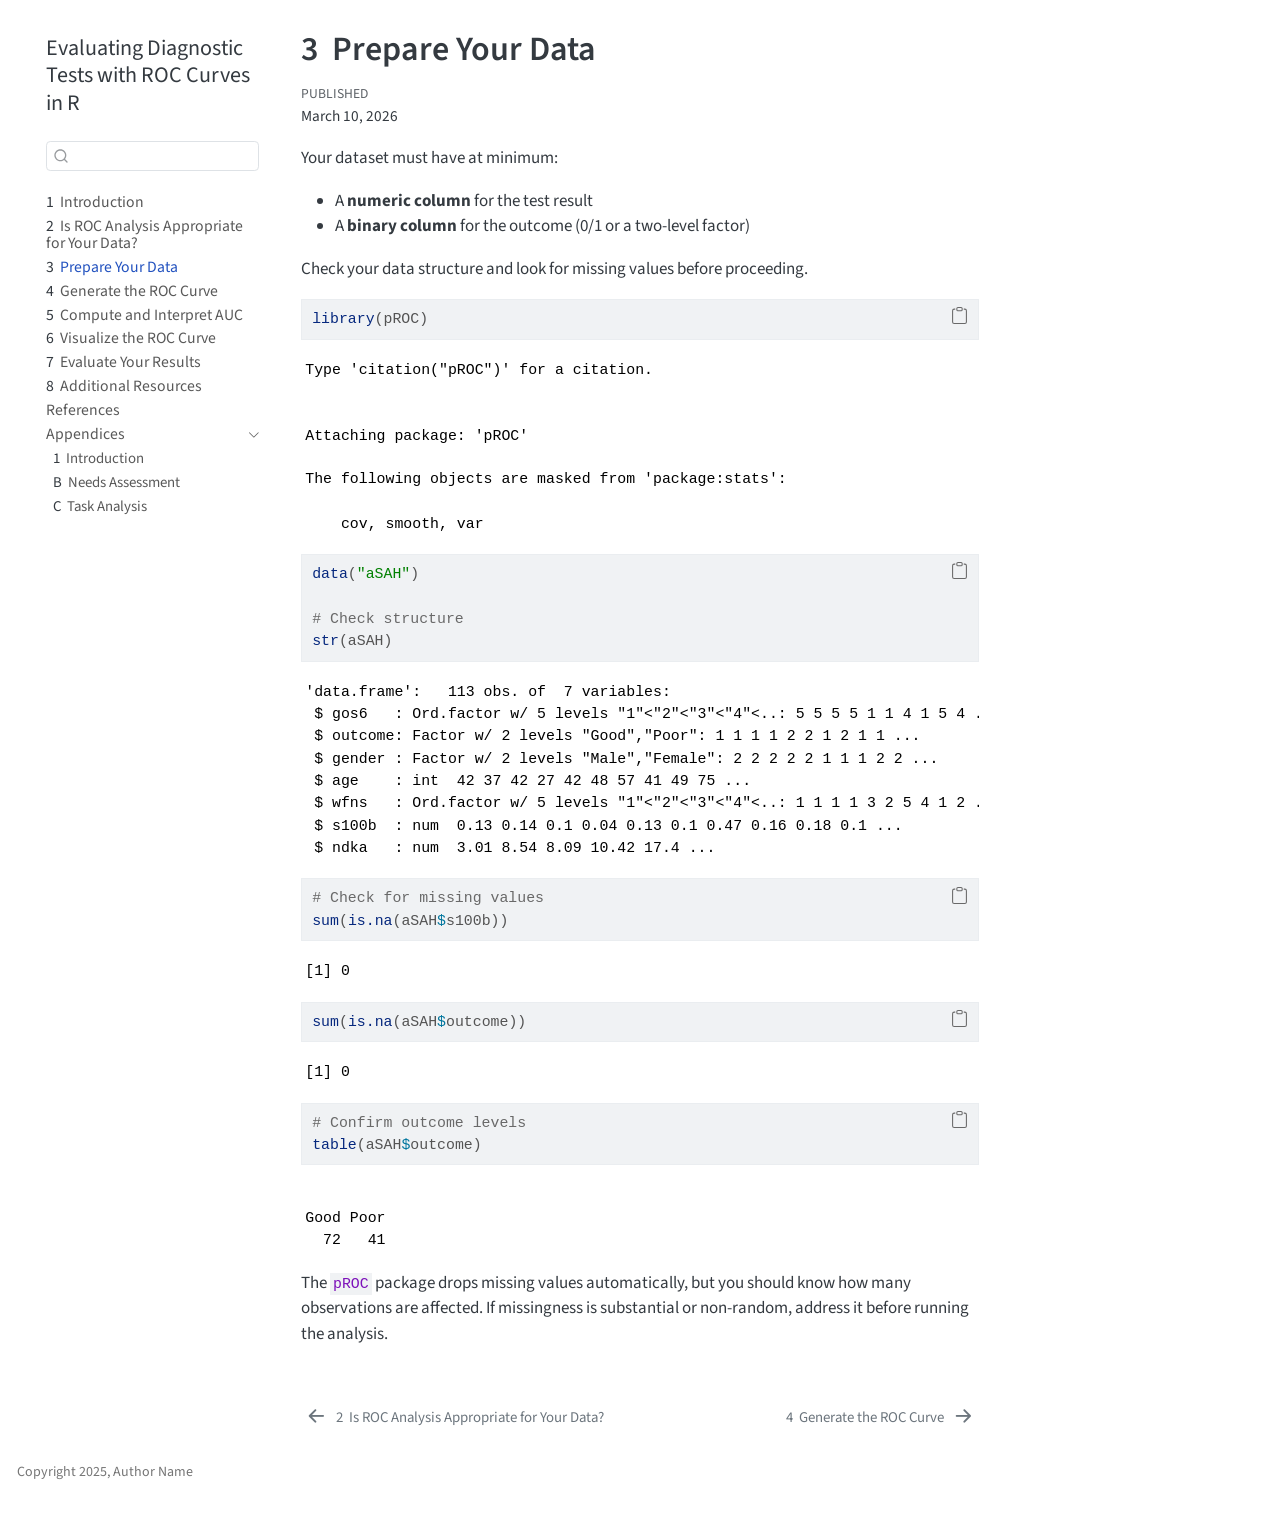
<file: docs/prepare.html>
<!DOCTYPE html>
<html xmlns="http://www.w3.org/1999/xhtml" lang="en" xml:lang="en"><head>

<meta charset="utf-8">
<meta name="generator" content="quarto-1.8.27">

<meta name="viewport" content="width=device-width, initial-scale=1.0, user-scalable=yes">

<meta name="dcterms.date" content="2026-03-10">

<title>3&nbsp; Prepare Your Data – Evaluating Diagnostic Tests with ROC Curves in R</title>
<style>
code{white-space: pre-wrap;}
span.smallcaps{font-variant: small-caps;}
div.columns{display: flex; gap: min(4vw, 1.5em);}
div.column{flex: auto; overflow-x: auto;}
div.hanging-indent{margin-left: 1.5em; text-indent: -1.5em;}
ul.task-list{list-style: none;}
ul.task-list li input[type="checkbox"] {
  width: 0.8em;
  margin: 0 0.8em 0.2em -1em; /* quarto-specific, see https://github.com/quarto-dev/quarto-cli/issues/4556 */ 
  vertical-align: middle;
}
/* CSS for syntax highlighting */
html { -webkit-text-size-adjust: 100%; }
pre > code.sourceCode { white-space: pre; position: relative; }
pre > code.sourceCode > span { display: inline-block; line-height: 1.25; }
pre > code.sourceCode > span:empty { height: 1.2em; }
.sourceCode { overflow: visible; }
code.sourceCode > span { color: inherit; text-decoration: inherit; }
div.sourceCode { margin: 1em 0; }
pre.sourceCode { margin: 0; }
@media screen {
div.sourceCode { overflow: auto; }
}
@media print {
pre > code.sourceCode { white-space: pre-wrap; }
pre > code.sourceCode > span { text-indent: -5em; padding-left: 5em; }
}
pre.numberSource code
  { counter-reset: source-line 0; }
pre.numberSource code > span
  { position: relative; left: -4em; counter-increment: source-line; }
pre.numberSource code > span > a:first-child::before
  { content: counter(source-line);
    position: relative; left: -1em; text-align: right; vertical-align: baseline;
    border: none; display: inline-block;
    -webkit-touch-callout: none; -webkit-user-select: none;
    -khtml-user-select: none; -moz-user-select: none;
    -ms-user-select: none; user-select: none;
    padding: 0 4px; width: 4em;
  }
pre.numberSource { margin-left: 3em;  padding-left: 4px; }
div.sourceCode
  {   }
@media screen {
pre > code.sourceCode > span > a:first-child::before { text-decoration: underline; }
}
</style>


<script src="site_libs/quarto-nav/quarto-nav.js"></script>
<script src="site_libs/quarto-nav/headroom.min.js"></script>
<script src="site_libs/clipboard/clipboard.min.js"></script>
<script src="site_libs/quarto-search/autocomplete.umd.js"></script>
<script src="site_libs/quarto-search/fuse.min.js"></script>
<script src="site_libs/quarto-search/quarto-search.js"></script>
<meta name="quarto:offset" content="./">
<link href="./generate.html" rel="next">
<link href="./guide.html" rel="prev">
<script src="site_libs/quarto-html/quarto.js" type="module"></script>
<script src="site_libs/quarto-html/tabsets/tabsets.js" type="module"></script>
<script src="site_libs/quarto-html/axe/axe-check.js" type="module"></script>
<script src="site_libs/quarto-html/popper.min.js"></script>
<script src="site_libs/quarto-html/tippy.umd.min.js"></script>
<script src="site_libs/quarto-html/anchor.min.js"></script>
<link href="site_libs/quarto-html/tippy.css" rel="stylesheet">
<link href="site_libs/quarto-html/quarto-syntax-highlighting-b754b9fd3853d7e56faef54c29c5d52b.css" rel="stylesheet" id="quarto-text-highlighting-styles">
<script src="site_libs/bootstrap/bootstrap.min.js"></script>
<link href="site_libs/bootstrap/bootstrap-icons.css" rel="stylesheet">
<link href="site_libs/bootstrap/bootstrap-52aae9844ad5a5a5e9a7c3d08fa930ed.min.css" rel="stylesheet" append-hash="true" id="quarto-bootstrap" data-mode="light">
<script id="quarto-search-options" type="application/json">{
  "location": "sidebar",
  "copy-button": false,
  "collapse-after": 3,
  "panel-placement": "start",
  "type": "textbox",
  "limit": 50,
  "keyboard-shortcut": [
    "f",
    "/",
    "s"
  ],
  "show-item-context": false,
  "language": {
    "search-no-results-text": "No results",
    "search-matching-documents-text": "matching documents",
    "search-copy-link-title": "Copy link to search",
    "search-hide-matches-text": "Hide additional matches",
    "search-more-match-text": "more match in this document",
    "search-more-matches-text": "more matches in this document",
    "search-clear-button-title": "Clear",
    "search-text-placeholder": "",
    "search-detached-cancel-button-title": "Cancel",
    "search-submit-button-title": "Submit",
    "search-label": "Search"
  }
}</script>


</head>

<body class="nav-sidebar floating quarto-light">

<div id="quarto-search-results"></div>
  <header id="quarto-header" class="headroom fixed-top">
  <nav class="quarto-secondary-nav">
    <div class="container-fluid d-flex">
      <button type="button" class="quarto-btn-toggle btn" data-bs-toggle="collapse" role="button" data-bs-target=".quarto-sidebar-collapse-item" aria-controls="quarto-sidebar" aria-expanded="false" aria-label="Toggle sidebar navigation" onclick="if (window.quartoToggleHeadroom) { window.quartoToggleHeadroom(); }">
        <i class="bi bi-layout-text-sidebar-reverse"></i>
      </button>
        <nav class="quarto-page-breadcrumbs" aria-label="breadcrumb"><ol class="breadcrumb"><li class="breadcrumb-item"><a href="./prepare.html"><span class="chapter-number">3</span>&nbsp; <span class="chapter-title">Prepare Your Data</span></a></li></ol></nav>
        <a class="flex-grow-1" role="navigation" data-bs-toggle="collapse" data-bs-target=".quarto-sidebar-collapse-item" aria-controls="quarto-sidebar" aria-expanded="false" aria-label="Toggle sidebar navigation" onclick="if (window.quartoToggleHeadroom) { window.quartoToggleHeadroom(); }">      
        </a>
      <button type="button" class="btn quarto-search-button" aria-label="Search" onclick="window.quartoOpenSearch();">
        <i class="bi bi-search"></i>
      </button>
    </div>
  </nav>
</header>
<!-- content -->
<div id="quarto-content" class="quarto-container page-columns page-rows-contents page-layout-article">
<!-- sidebar -->
  <nav id="quarto-sidebar" class="sidebar collapse collapse-horizontal quarto-sidebar-collapse-item sidebar-navigation floating overflow-auto">
    <div class="pt-lg-2 mt-2 text-left sidebar-header">
    <div class="sidebar-title mb-0 py-0">
      <a href="./">Evaluating Diagnostic Tests with ROC Curves in R</a> 
    </div>
      </div>
        <div class="mt-2 flex-shrink-0 align-items-center">
        <div class="sidebar-search">
        <div id="quarto-search" class="" title="Search"></div>
        </div>
        </div>
    <div class="sidebar-menu-container"> 
    <ul class="list-unstyled mt-1">
        <li class="sidebar-item">
  <div class="sidebar-item-container"> 
  <a href="./index.html" class="sidebar-item-text sidebar-link">
 <span class="menu-text"><span class="chapter-number">1</span>&nbsp; <span class="chapter-title">Introduction</span></span></a>
  </div>
</li>
        <li class="sidebar-item">
  <div class="sidebar-item-container"> 
  <a href="./guide.html" class="sidebar-item-text sidebar-link">
 <span class="menu-text"><span class="chapter-number">2</span>&nbsp; <span class="chapter-title">Is ROC Analysis Appropriate for Your Data?</span></span></a>
  </div>
</li>
        <li class="sidebar-item">
  <div class="sidebar-item-container"> 
  <a href="./prepare.html" class="sidebar-item-text sidebar-link active">
 <span class="menu-text"><span class="chapter-number">3</span>&nbsp; <span class="chapter-title">Prepare Your Data</span></span></a>
  </div>
</li>
        <li class="sidebar-item">
  <div class="sidebar-item-container"> 
  <a href="./generate.html" class="sidebar-item-text sidebar-link">
 <span class="menu-text"><span class="chapter-number">4</span>&nbsp; <span class="chapter-title">Generate the ROC Curve</span></span></a>
  </div>
</li>
        <li class="sidebar-item">
  <div class="sidebar-item-container"> 
  <a href="./compute-auc.html" class="sidebar-item-text sidebar-link">
 <span class="menu-text"><span class="chapter-number">5</span>&nbsp; <span class="chapter-title">Compute and Interpret AUC</span></span></a>
  </div>
</li>
        <li class="sidebar-item">
  <div class="sidebar-item-container"> 
  <a href="./visualize.html" class="sidebar-item-text sidebar-link">
 <span class="menu-text"><span class="chapter-number">6</span>&nbsp; <span class="chapter-title">Visualize the ROC Curve</span></span></a>
  </div>
</li>
        <li class="sidebar-item">
  <div class="sidebar-item-container"> 
  <a href="./evaluate.html" class="sidebar-item-text sidebar-link">
 <span class="menu-text"><span class="chapter-number">7</span>&nbsp; <span class="chapter-title">Evaluate Your Results</span></span></a>
  </div>
</li>
        <li class="sidebar-item">
  <div class="sidebar-item-container"> 
  <a href="./resources.html" class="sidebar-item-text sidebar-link">
 <span class="menu-text"><span class="chapter-number">8</span>&nbsp; <span class="chapter-title">Additional Resources</span></span></a>
  </div>
</li>
        <li class="sidebar-item">
  <div class="sidebar-item-container"> 
  <a href="./references.html" class="sidebar-item-text sidebar-link">
 <span class="menu-text">References</span></a>
  </div>
</li>
        <li class="sidebar-item sidebar-item-section">
      <div class="sidebar-item-container"> 
            <a class="sidebar-item-text sidebar-link text-start" data-bs-toggle="collapse" data-bs-target="#quarto-sidebar-section-1" role="navigation" aria-expanded="true">
 <span class="menu-text">Appendices</span></a>
          <a class="sidebar-item-toggle text-start" data-bs-toggle="collapse" data-bs-target="#quarto-sidebar-section-1" role="navigation" aria-expanded="true" aria-label="Toggle section">
            <i class="bi bi-chevron-right ms-2"></i>
          </a> 
      </div>
      <ul id="quarto-sidebar-section-1" class="collapse list-unstyled sidebar-section depth1 show">  
          <li class="sidebar-item">
  <div class="sidebar-item-container"> 
  <a href="./index.html" class="sidebar-item-text sidebar-link">
 <span class="menu-text"><span class="chapter-number">1</span>&nbsp; <span class="chapter-title">Introduction</span></span></a>
  </div>
</li>
          <li class="sidebar-item">
  <div class="sidebar-item-container"> 
  <a href="./needs.html" class="sidebar-item-text sidebar-link">
 <span class="menu-text"><span class="chapter-number">B</span>&nbsp; <span class="chapter-title">Needs Assessment</span></span></a>
  </div>
</li>
          <li class="sidebar-item">
  <div class="sidebar-item-container"> 
  <a href="./task-analysis.html" class="sidebar-item-text sidebar-link">
 <span class="menu-text"><span class="chapter-number">C</span>&nbsp; <span class="chapter-title">Task Analysis</span></span></a>
  </div>
</li>
      </ul>
  </li>
    </ul>
    </div>
</nav>
<div id="quarto-sidebar-glass" class="quarto-sidebar-collapse-item" data-bs-toggle="collapse" data-bs-target=".quarto-sidebar-collapse-item"></div>
<!-- margin-sidebar -->
    <div id="quarto-margin-sidebar" class="sidebar margin-sidebar zindex-bottom">
        
    </div>
<!-- main -->
<main class="content" id="quarto-document-content">

<header id="title-block-header" class="quarto-title-block default">
<div class="quarto-title">
<h1 class="title"><span class="chapter-number">3</span>&nbsp; <span class="chapter-title">Prepare Your Data</span></h1>
</div>



<div class="quarto-title-meta">

    
    <div>
    <div class="quarto-title-meta-heading">Published</div>
    <div class="quarto-title-meta-contents">
      <p class="date">March 10, 2026</p>
    </div>
  </div>
  
    
  </div>
  


</header>


<p>Your dataset must have at minimum:</p>
<ul>
<li>A <strong>numeric column</strong> for the test result</li>
<li>A <strong>binary column</strong> for the outcome (0/1 or a two-level factor)</li>
</ul>
<p>Check your data structure and look for missing values before proceeding.</p>
<div class="cell">
<div class="code-copy-outer-scaffold"><div class="sourceCode cell-code" id="cb1"><pre class="sourceCode r code-with-copy"><code class="sourceCode r"><span id="cb1-1"><a href="#cb1-1" aria-hidden="true" tabindex="-1"></a><span class="fu">library</span>(pROC)</span></code></pre></div><button title="Copy to Clipboard" class="code-copy-button"><i class="bi"></i></button></div>
<div class="cell-output cell-output-stderr">
<pre><code>Type 'citation("pROC")' for a citation.</code></pre>
</div>
<div class="cell-output cell-output-stderr">
<pre><code>
Attaching package: 'pROC'</code></pre>
</div>
<div class="cell-output cell-output-stderr">
<pre><code>The following objects are masked from 'package:stats':

    cov, smooth, var</code></pre>
</div>
<div class="code-copy-outer-scaffold"><div class="sourceCode cell-code" id="cb5"><pre class="sourceCode r code-with-copy"><code class="sourceCode r"><span id="cb5-1"><a href="#cb5-1" aria-hidden="true" tabindex="-1"></a><span class="fu">data</span>(<span class="st">"aSAH"</span>)</span>
<span id="cb5-2"><a href="#cb5-2" aria-hidden="true" tabindex="-1"></a></span>
<span id="cb5-3"><a href="#cb5-3" aria-hidden="true" tabindex="-1"></a><span class="co"># Check structure</span></span>
<span id="cb5-4"><a href="#cb5-4" aria-hidden="true" tabindex="-1"></a><span class="fu">str</span>(aSAH)</span></code></pre></div><button title="Copy to Clipboard" class="code-copy-button"><i class="bi"></i></button></div>
<div class="cell-output cell-output-stdout">
<pre><code>'data.frame':   113 obs. of  7 variables:
 $ gos6   : Ord.factor w/ 5 levels "1"&lt;"2"&lt;"3"&lt;"4"&lt;..: 5 5 5 5 1 1 4 1 5 4 ...
 $ outcome: Factor w/ 2 levels "Good","Poor": 1 1 1 1 2 2 1 2 1 1 ...
 $ gender : Factor w/ 2 levels "Male","Female": 2 2 2 2 2 1 1 1 2 2 ...
 $ age    : int  42 37 42 27 42 48 57 41 49 75 ...
 $ wfns   : Ord.factor w/ 5 levels "1"&lt;"2"&lt;"3"&lt;"4"&lt;..: 1 1 1 1 3 2 5 4 1 2 ...
 $ s100b  : num  0.13 0.14 0.1 0.04 0.13 0.1 0.47 0.16 0.18 0.1 ...
 $ ndka   : num  3.01 8.54 8.09 10.42 17.4 ...</code></pre>
</div>
<div class="code-copy-outer-scaffold"><div class="sourceCode cell-code" id="cb7"><pre class="sourceCode r code-with-copy"><code class="sourceCode r"><span id="cb7-1"><a href="#cb7-1" aria-hidden="true" tabindex="-1"></a><span class="co"># Check for missing values</span></span>
<span id="cb7-2"><a href="#cb7-2" aria-hidden="true" tabindex="-1"></a><span class="fu">sum</span>(<span class="fu">is.na</span>(aSAH<span class="sc">$</span>s100b))</span></code></pre></div><button title="Copy to Clipboard" class="code-copy-button"><i class="bi"></i></button></div>
<div class="cell-output cell-output-stdout">
<pre><code>[1] 0</code></pre>
</div>
<div class="code-copy-outer-scaffold"><div class="sourceCode cell-code" id="cb9"><pre class="sourceCode r code-with-copy"><code class="sourceCode r"><span id="cb9-1"><a href="#cb9-1" aria-hidden="true" tabindex="-1"></a><span class="fu">sum</span>(<span class="fu">is.na</span>(aSAH<span class="sc">$</span>outcome))</span></code></pre></div><button title="Copy to Clipboard" class="code-copy-button"><i class="bi"></i></button></div>
<div class="cell-output cell-output-stdout">
<pre><code>[1] 0</code></pre>
</div>
<div class="code-copy-outer-scaffold"><div class="sourceCode cell-code" id="cb11"><pre class="sourceCode r code-with-copy"><code class="sourceCode r"><span id="cb11-1"><a href="#cb11-1" aria-hidden="true" tabindex="-1"></a><span class="co"># Confirm outcome levels</span></span>
<span id="cb11-2"><a href="#cb11-2" aria-hidden="true" tabindex="-1"></a><span class="fu">table</span>(aSAH<span class="sc">$</span>outcome)</span></code></pre></div><button title="Copy to Clipboard" class="code-copy-button"><i class="bi"></i></button></div>
<div class="cell-output cell-output-stdout">
<pre><code>
Good Poor 
  72   41 </code></pre>
</div>
</div>
<p>The <code>pROC</code> package drops missing values automatically, but you should know how many observations are affected. If missingness is substantial or non-random, address it before running the analysis.</p>



</main> <!-- /main -->
<script id="quarto-html-after-body" type="application/javascript">
  window.document.addEventListener("DOMContentLoaded", function (event) {
    const icon = "";
    const anchorJS = new window.AnchorJS();
    anchorJS.options = {
      placement: 'right',
      icon: icon
    };
    anchorJS.add('.anchored');
    const isCodeAnnotation = (el) => {
      for (const clz of el.classList) {
        if (clz.startsWith('code-annotation-')) {                     
          return true;
        }
      }
      return false;
    }
    const onCopySuccess = function(e) {
      // button target
      const button = e.trigger;
      // don't keep focus
      button.blur();
      // flash "checked"
      button.classList.add('code-copy-button-checked');
      var currentTitle = button.getAttribute("title");
      button.setAttribute("title", "Copied!");
      let tooltip;
      if (window.bootstrap) {
        button.setAttribute("data-bs-toggle", "tooltip");
        button.setAttribute("data-bs-placement", "left");
        button.setAttribute("data-bs-title", "Copied!");
        tooltip = new bootstrap.Tooltip(button, 
          { trigger: "manual", 
            customClass: "code-copy-button-tooltip",
            offset: [0, -8]});
        tooltip.show();    
      }
      setTimeout(function() {
        if (tooltip) {
          tooltip.hide();
          button.removeAttribute("data-bs-title");
          button.removeAttribute("data-bs-toggle");
          button.removeAttribute("data-bs-placement");
        }
        button.setAttribute("title", currentTitle);
        button.classList.remove('code-copy-button-checked');
      }, 1000);
      // clear code selection
      e.clearSelection();
    }
    const getTextToCopy = function(trigger) {
      const outerScaffold = trigger.parentElement.cloneNode(true);
      const codeEl = outerScaffold.querySelector('code');
      for (const childEl of codeEl.children) {
        if (isCodeAnnotation(childEl)) {
          childEl.remove();
        }
      }
      return codeEl.innerText;
    }
    const clipboard = new window.ClipboardJS('.code-copy-button:not([data-in-quarto-modal])', {
      text: getTextToCopy
    });
    clipboard.on('success', onCopySuccess);
    if (window.document.getElementById('quarto-embedded-source-code-modal')) {
      const clipboardModal = new window.ClipboardJS('.code-copy-button[data-in-quarto-modal]', {
        text: getTextToCopy,
        container: window.document.getElementById('quarto-embedded-source-code-modal')
      });
      clipboardModal.on('success', onCopySuccess);
    }
      var localhostRegex = new RegExp(/^(?:http|https):\/\/localhost\:?[0-9]*\//);
      var mailtoRegex = new RegExp(/^mailto:/);
        var filterRegex = new RegExp('/' + window.location.host + '/');
      var isInternal = (href) => {
          return filterRegex.test(href) || localhostRegex.test(href) || mailtoRegex.test(href);
      }
      // Inspect non-navigation links and adorn them if external
     var links = window.document.querySelectorAll('a[href]:not(.nav-link):not(.navbar-brand):not(.toc-action):not(.sidebar-link):not(.sidebar-item-toggle):not(.pagination-link):not(.no-external):not([aria-hidden]):not(.dropdown-item):not(.quarto-navigation-tool):not(.about-link)');
      for (var i=0; i<links.length; i++) {
        const link = links[i];
        if (!isInternal(link.href)) {
          // undo the damage that might have been done by quarto-nav.js in the case of
          // links that we want to consider external
          if (link.dataset.originalHref !== undefined) {
            link.href = link.dataset.originalHref;
          }
        }
      }
    function tippyHover(el, contentFn, onTriggerFn, onUntriggerFn) {
      const config = {
        allowHTML: true,
        maxWidth: 500,
        delay: 100,
        arrow: false,
        appendTo: function(el) {
            return el.parentElement;
        },
        interactive: true,
        interactiveBorder: 10,
        theme: 'quarto',
        placement: 'bottom-start',
      };
      if (contentFn) {
        config.content = contentFn;
      }
      if (onTriggerFn) {
        config.onTrigger = onTriggerFn;
      }
      if (onUntriggerFn) {
        config.onUntrigger = onUntriggerFn;
      }
      window.tippy(el, config); 
    }
    const noterefs = window.document.querySelectorAll('a[role="doc-noteref"]');
    for (var i=0; i<noterefs.length; i++) {
      const ref = noterefs[i];
      tippyHover(ref, function() {
        // use id or data attribute instead here
        let href = ref.getAttribute('data-footnote-href') || ref.getAttribute('href');
        try { href = new URL(href).hash; } catch {}
        const id = href.replace(/^#\/?/, "");
        const note = window.document.getElementById(id);
        if (note) {
          return note.innerHTML;
        } else {
          return "";
        }
      });
    }
    const xrefs = window.document.querySelectorAll('a.quarto-xref');
    const processXRef = (id, note) => {
      // Strip column container classes
      const stripColumnClz = (el) => {
        el.classList.remove("page-full", "page-columns");
        if (el.children) {
          for (const child of el.children) {
            stripColumnClz(child);
          }
        }
      }
      stripColumnClz(note)
      if (id === null || id.startsWith('sec-')) {
        // Special case sections, only their first couple elements
        const container = document.createElement("div");
        if (note.children && note.children.length > 2) {
          container.appendChild(note.children[0].cloneNode(true));
          for (let i = 1; i < note.children.length; i++) {
            const child = note.children[i];
            if (child.tagName === "P" && child.innerText === "") {
              continue;
            } else {
              container.appendChild(child.cloneNode(true));
              break;
            }
          }
          if (window.Quarto?.typesetMath) {
            window.Quarto.typesetMath(container);
          }
          return container.innerHTML
        } else {
          if (window.Quarto?.typesetMath) {
            window.Quarto.typesetMath(note);
          }
          return note.innerHTML;
        }
      } else {
        // Remove any anchor links if they are present
        const anchorLink = note.querySelector('a.anchorjs-link');
        if (anchorLink) {
          anchorLink.remove();
        }
        if (window.Quarto?.typesetMath) {
          window.Quarto.typesetMath(note);
        }
        if (note.classList.contains("callout")) {
          return note.outerHTML;
        } else {
          return note.innerHTML;
        }
      }
    }
    for (var i=0; i<xrefs.length; i++) {
      const xref = xrefs[i];
      tippyHover(xref, undefined, function(instance) {
        instance.disable();
        let url = xref.getAttribute('href');
        let hash = undefined; 
        if (url.startsWith('#')) {
          hash = url;
        } else {
          try { hash = new URL(url).hash; } catch {}
        }
        if (hash) {
          const id = hash.replace(/^#\/?/, "");
          const note = window.document.getElementById(id);
          if (note !== null) {
            try {
              const html = processXRef(id, note.cloneNode(true));
              instance.setContent(html);
            } finally {
              instance.enable();
              instance.show();
            }
          } else {
            // See if we can fetch this
            fetch(url.split('#')[0])
            .then(res => res.text())
            .then(html => {
              const parser = new DOMParser();
              const htmlDoc = parser.parseFromString(html, "text/html");
              const note = htmlDoc.getElementById(id);
              if (note !== null) {
                const html = processXRef(id, note);
                instance.setContent(html);
              } 
            }).finally(() => {
              instance.enable();
              instance.show();
            });
          }
        } else {
          // See if we can fetch a full url (with no hash to target)
          // This is a special case and we should probably do some content thinning / targeting
          fetch(url)
          .then(res => res.text())
          .then(html => {
            const parser = new DOMParser();
            const htmlDoc = parser.parseFromString(html, "text/html");
            const note = htmlDoc.querySelector('main.content');
            if (note !== null) {
              // This should only happen for chapter cross references
              // (since there is no id in the URL)
              // remove the first header
              if (note.children.length > 0 && note.children[0].tagName === "HEADER") {
                note.children[0].remove();
              }
              const html = processXRef(null, note);
              instance.setContent(html);
            } 
          }).finally(() => {
            instance.enable();
            instance.show();
          });
        }
      }, function(instance) {
      });
    }
        let selectedAnnoteEl;
        const selectorForAnnotation = ( cell, annotation) => {
          let cellAttr = 'data-code-cell="' + cell + '"';
          let lineAttr = 'data-code-annotation="' +  annotation + '"';
          const selector = 'span[' + cellAttr + '][' + lineAttr + ']';
          return selector;
        }
        const selectCodeLines = (annoteEl) => {
          const doc = window.document;
          const targetCell = annoteEl.getAttribute("data-target-cell");
          const targetAnnotation = annoteEl.getAttribute("data-target-annotation");
          const annoteSpan = window.document.querySelector(selectorForAnnotation(targetCell, targetAnnotation));
          const lines = annoteSpan.getAttribute("data-code-lines").split(",");
          const lineIds = lines.map((line) => {
            return targetCell + "-" + line;
          })
          let top = null;
          let height = null;
          let parent = null;
          if (lineIds.length > 0) {
              //compute the position of the single el (top and bottom and make a div)
              const el = window.document.getElementById(lineIds[0]);
              top = el.offsetTop;
              height = el.offsetHeight;
              parent = el.parentElement.parentElement;
            if (lineIds.length > 1) {
              const lastEl = window.document.getElementById(lineIds[lineIds.length - 1]);
              const bottom = lastEl.offsetTop + lastEl.offsetHeight;
              height = bottom - top;
            }
            if (top !== null && height !== null && parent !== null) {
              // cook up a div (if necessary) and position it 
              let div = window.document.getElementById("code-annotation-line-highlight");
              if (div === null) {
                div = window.document.createElement("div");
                div.setAttribute("id", "code-annotation-line-highlight");
                div.style.position = 'absolute';
                parent.appendChild(div);
              }
              div.style.top = top - 2 + "px";
              div.style.height = height + 4 + "px";
              div.style.left = 0;
              let gutterDiv = window.document.getElementById("code-annotation-line-highlight-gutter");
              if (gutterDiv === null) {
                gutterDiv = window.document.createElement("div");
                gutterDiv.setAttribute("id", "code-annotation-line-highlight-gutter");
                gutterDiv.style.position = 'absolute';
                const codeCell = window.document.getElementById(targetCell);
                const gutter = codeCell.querySelector('.code-annotation-gutter');
                gutter.appendChild(gutterDiv);
              }
              gutterDiv.style.top = top - 2 + "px";
              gutterDiv.style.height = height + 4 + "px";
            }
            selectedAnnoteEl = annoteEl;
          }
        };
        const unselectCodeLines = () => {
          const elementsIds = ["code-annotation-line-highlight", "code-annotation-line-highlight-gutter"];
          elementsIds.forEach((elId) => {
            const div = window.document.getElementById(elId);
            if (div) {
              div.remove();
            }
          });
          selectedAnnoteEl = undefined;
        };
          // Handle positioning of the toggle
      window.addEventListener(
        "resize",
        throttle(() => {
          elRect = undefined;
          if (selectedAnnoteEl) {
            selectCodeLines(selectedAnnoteEl);
          }
        }, 10)
      );
      function throttle(fn, ms) {
      let throttle = false;
      let timer;
        return (...args) => {
          if(!throttle) { // first call gets through
              fn.apply(this, args);
              throttle = true;
          } else { // all the others get throttled
              if(timer) clearTimeout(timer); // cancel #2
              timer = setTimeout(() => {
                fn.apply(this, args);
                timer = throttle = false;
              }, ms);
          }
        };
      }
        // Attach click handler to the DT
        const annoteDls = window.document.querySelectorAll('dt[data-target-cell]');
        for (const annoteDlNode of annoteDls) {
          annoteDlNode.addEventListener('click', (event) => {
            const clickedEl = event.target;
            if (clickedEl !== selectedAnnoteEl) {
              unselectCodeLines();
              const activeEl = window.document.querySelector('dt[data-target-cell].code-annotation-active');
              if (activeEl) {
                activeEl.classList.remove('code-annotation-active');
              }
              selectCodeLines(clickedEl);
              clickedEl.classList.add('code-annotation-active');
            } else {
              // Unselect the line
              unselectCodeLines();
              clickedEl.classList.remove('code-annotation-active');
            }
          });
        }
    const findCites = (el) => {
      const parentEl = el.parentElement;
      if (parentEl) {
        const cites = parentEl.dataset.cites;
        if (cites) {
          return {
            el,
            cites: cites.split(' ')
          };
        } else {
          return findCites(el.parentElement)
        }
      } else {
        return undefined;
      }
    };
    var bibliorefs = window.document.querySelectorAll('a[role="doc-biblioref"]');
    for (var i=0; i<bibliorefs.length; i++) {
      const ref = bibliorefs[i];
      const citeInfo = findCites(ref);
      if (citeInfo) {
        tippyHover(citeInfo.el, function() {
          var popup = window.document.createElement('div');
          citeInfo.cites.forEach(function(cite) {
            var citeDiv = window.document.createElement('div');
            citeDiv.classList.add('hanging-indent');
            citeDiv.classList.add('csl-entry');
            var biblioDiv = window.document.getElementById('ref-' + cite);
            if (biblioDiv) {
              citeDiv.innerHTML = biblioDiv.innerHTML;
            }
            popup.appendChild(citeDiv);
          });
          return popup.innerHTML;
        });
      }
    }
  });
  </script>
<nav class="page-navigation">
  <div class="nav-page nav-page-previous">
      <a href="./guide.html" class="pagination-link" aria-label="Is ROC Analysis Appropriate for Your Data?">
        <i class="bi bi-arrow-left-short"></i> <span class="nav-page-text"><span class="chapter-number">2</span>&nbsp; <span class="chapter-title">Is ROC Analysis Appropriate for Your Data?</span></span>
      </a>          
  </div>
  <div class="nav-page nav-page-next">
      <a href="./generate.html" class="pagination-link" aria-label="Generate the ROC Curve">
        <span class="nav-page-text"><span class="chapter-number">4</span>&nbsp; <span class="chapter-title">Generate the ROC Curve</span></span> <i class="bi bi-arrow-right-short"></i>
      </a>
  </div>
</nav>
</div> <!-- /content -->
<footer class="footer">
  <div class="nav-footer">
    <div class="nav-footer-left">
<p>Copyright 2025, Author Name</p>
</div>   
    <div class="nav-footer-center">
      &nbsp;
    </div>
    <div class="nav-footer-right">
      &nbsp;
    </div>
  </div>
</footer>




</body></html>
</file>
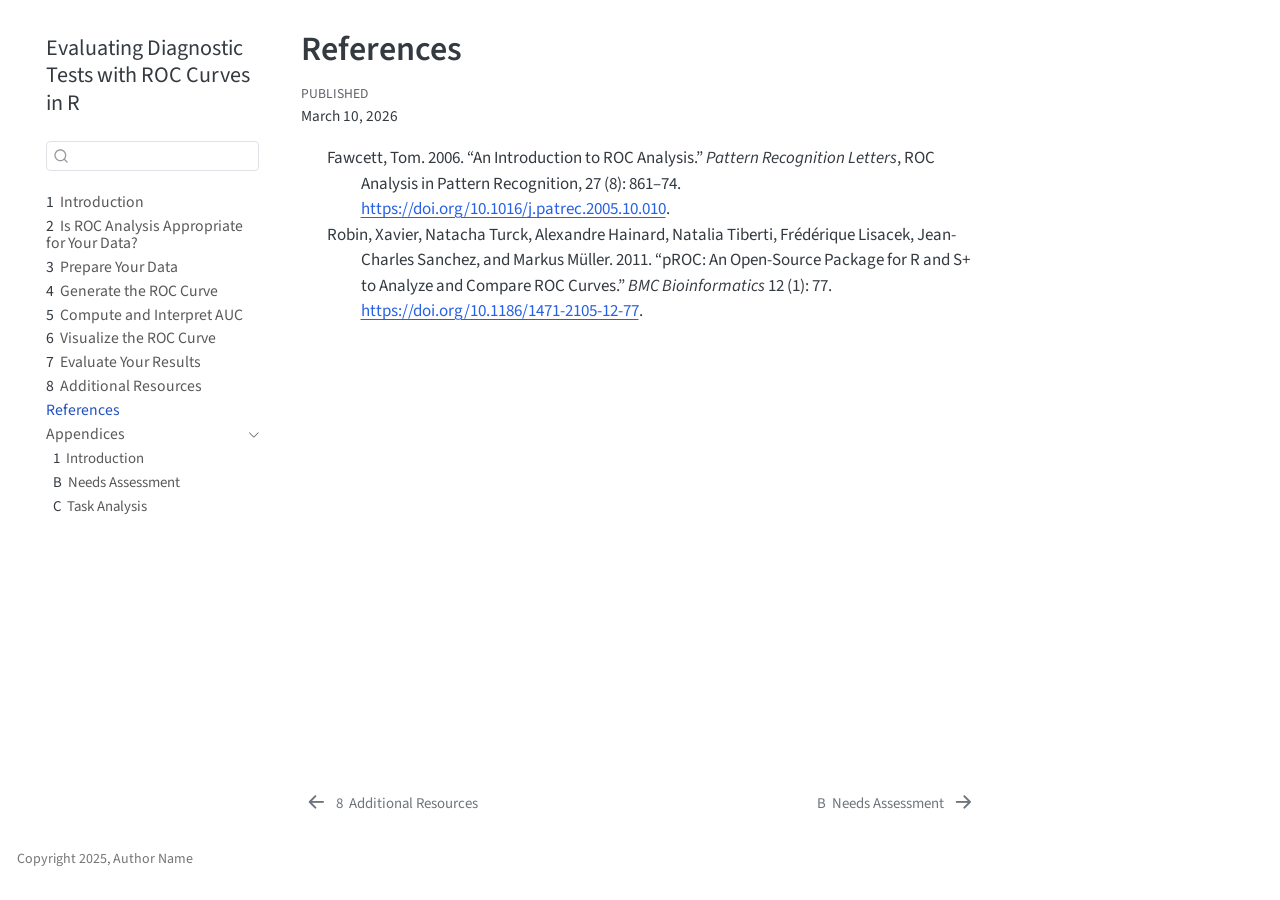
<file: docs/references.html>
<!DOCTYPE html>
<html xmlns="http://www.w3.org/1999/xhtml" lang="en" xml:lang="en"><head>

<meta charset="utf-8">
<meta name="generator" content="quarto-1.8.27">

<meta name="viewport" content="width=device-width, initial-scale=1.0, user-scalable=yes">

<meta name="dcterms.date" content="2026-03-10">

<title>References – Evaluating Diagnostic Tests with ROC Curves in R</title>
<style>
code{white-space: pre-wrap;}
span.smallcaps{font-variant: small-caps;}
div.columns{display: flex; gap: min(4vw, 1.5em);}
div.column{flex: auto; overflow-x: auto;}
div.hanging-indent{margin-left: 1.5em; text-indent: -1.5em;}
ul.task-list{list-style: none;}
ul.task-list li input[type="checkbox"] {
  width: 0.8em;
  margin: 0 0.8em 0.2em -1em; /* quarto-specific, see https://github.com/quarto-dev/quarto-cli/issues/4556 */ 
  vertical-align: middle;
}
/* CSS for citations */
div.csl-bib-body { }
div.csl-entry {
  clear: both;
}
.hanging-indent div.csl-entry {
  margin-left:2em;
  text-indent:-2em;
}
div.csl-left-margin {
  min-width:2em;
  float:left;
}
div.csl-right-inline {
  margin-left:2em;
  padding-left:1em;
}
div.csl-indent {
  margin-left: 2em;
}</style>


<script src="site_libs/quarto-nav/quarto-nav.js"></script>
<script src="site_libs/quarto-nav/headroom.min.js"></script>
<script src="site_libs/clipboard/clipboard.min.js"></script>
<script src="site_libs/quarto-search/autocomplete.umd.js"></script>
<script src="site_libs/quarto-search/fuse.min.js"></script>
<script src="site_libs/quarto-search/quarto-search.js"></script>
<meta name="quarto:offset" content="./">
<link href="./needs.html" rel="next">
<link href="./resources.html" rel="prev">
<script src="site_libs/quarto-html/quarto.js" type="module"></script>
<script src="site_libs/quarto-html/tabsets/tabsets.js" type="module"></script>
<script src="site_libs/quarto-html/axe/axe-check.js" type="module"></script>
<script src="site_libs/quarto-html/popper.min.js"></script>
<script src="site_libs/quarto-html/tippy.umd.min.js"></script>
<script src="site_libs/quarto-html/anchor.min.js"></script>
<link href="site_libs/quarto-html/tippy.css" rel="stylesheet">
<link href="site_libs/quarto-html/quarto-syntax-highlighting-b754b9fd3853d7e56faef54c29c5d52b.css" rel="stylesheet" id="quarto-text-highlighting-styles">
<script src="site_libs/bootstrap/bootstrap.min.js"></script>
<link href="site_libs/bootstrap/bootstrap-icons.css" rel="stylesheet">
<link href="site_libs/bootstrap/bootstrap-52aae9844ad5a5a5e9a7c3d08fa930ed.min.css" rel="stylesheet" append-hash="true" id="quarto-bootstrap" data-mode="light">
<script id="quarto-search-options" type="application/json">{
  "location": "sidebar",
  "copy-button": false,
  "collapse-after": 3,
  "panel-placement": "start",
  "type": "textbox",
  "limit": 50,
  "keyboard-shortcut": [
    "f",
    "/",
    "s"
  ],
  "show-item-context": false,
  "language": {
    "search-no-results-text": "No results",
    "search-matching-documents-text": "matching documents",
    "search-copy-link-title": "Copy link to search",
    "search-hide-matches-text": "Hide additional matches",
    "search-more-match-text": "more match in this document",
    "search-more-matches-text": "more matches in this document",
    "search-clear-button-title": "Clear",
    "search-text-placeholder": "",
    "search-detached-cancel-button-title": "Cancel",
    "search-submit-button-title": "Submit",
    "search-label": "Search"
  }
}</script>


</head>

<body class="nav-sidebar floating quarto-light">

<div id="quarto-search-results"></div>
  <header id="quarto-header" class="headroom fixed-top">
  <nav class="quarto-secondary-nav">
    <div class="container-fluid d-flex">
      <button type="button" class="quarto-btn-toggle btn" data-bs-toggle="collapse" role="button" data-bs-target=".quarto-sidebar-collapse-item" aria-controls="quarto-sidebar" aria-expanded="false" aria-label="Toggle sidebar navigation" onclick="if (window.quartoToggleHeadroom) { window.quartoToggleHeadroom(); }">
        <i class="bi bi-layout-text-sidebar-reverse"></i>
      </button>
        <nav class="quarto-page-breadcrumbs" aria-label="breadcrumb"><ol class="breadcrumb"><li class="breadcrumb-item"><a href="./references.html">References</a></li></ol></nav>
        <a class="flex-grow-1" role="navigation" data-bs-toggle="collapse" data-bs-target=".quarto-sidebar-collapse-item" aria-controls="quarto-sidebar" aria-expanded="false" aria-label="Toggle sidebar navigation" onclick="if (window.quartoToggleHeadroom) { window.quartoToggleHeadroom(); }">      
        </a>
      <button type="button" class="btn quarto-search-button" aria-label="Search" onclick="window.quartoOpenSearch();">
        <i class="bi bi-search"></i>
      </button>
    </div>
  </nav>
</header>
<!-- content -->
<div id="quarto-content" class="quarto-container page-columns page-rows-contents page-layout-article">
<!-- sidebar -->
  <nav id="quarto-sidebar" class="sidebar collapse collapse-horizontal quarto-sidebar-collapse-item sidebar-navigation floating overflow-auto">
    <div class="pt-lg-2 mt-2 text-left sidebar-header">
    <div class="sidebar-title mb-0 py-0">
      <a href="./">Evaluating Diagnostic Tests with ROC Curves in R</a> 
    </div>
      </div>
        <div class="mt-2 flex-shrink-0 align-items-center">
        <div class="sidebar-search">
        <div id="quarto-search" class="" title="Search"></div>
        </div>
        </div>
    <div class="sidebar-menu-container"> 
    <ul class="list-unstyled mt-1">
        <li class="sidebar-item">
  <div class="sidebar-item-container"> 
  <a href="./index.html" class="sidebar-item-text sidebar-link">
 <span class="menu-text"><span class="chapter-number">1</span>&nbsp; <span class="chapter-title">Introduction</span></span></a>
  </div>
</li>
        <li class="sidebar-item">
  <div class="sidebar-item-container"> 
  <a href="./guide.html" class="sidebar-item-text sidebar-link">
 <span class="menu-text"><span class="chapter-number">2</span>&nbsp; <span class="chapter-title">Is ROC Analysis Appropriate for Your Data?</span></span></a>
  </div>
</li>
        <li class="sidebar-item">
  <div class="sidebar-item-container"> 
  <a href="./prepare.html" class="sidebar-item-text sidebar-link">
 <span class="menu-text"><span class="chapter-number">3</span>&nbsp; <span class="chapter-title">Prepare Your Data</span></span></a>
  </div>
</li>
        <li class="sidebar-item">
  <div class="sidebar-item-container"> 
  <a href="./generate.html" class="sidebar-item-text sidebar-link">
 <span class="menu-text"><span class="chapter-number">4</span>&nbsp; <span class="chapter-title">Generate the ROC Curve</span></span></a>
  </div>
</li>
        <li class="sidebar-item">
  <div class="sidebar-item-container"> 
  <a href="./compute-auc.html" class="sidebar-item-text sidebar-link">
 <span class="menu-text"><span class="chapter-number">5</span>&nbsp; <span class="chapter-title">Compute and Interpret AUC</span></span></a>
  </div>
</li>
        <li class="sidebar-item">
  <div class="sidebar-item-container"> 
  <a href="./visualize.html" class="sidebar-item-text sidebar-link">
 <span class="menu-text"><span class="chapter-number">6</span>&nbsp; <span class="chapter-title">Visualize the ROC Curve</span></span></a>
  </div>
</li>
        <li class="sidebar-item">
  <div class="sidebar-item-container"> 
  <a href="./evaluate.html" class="sidebar-item-text sidebar-link">
 <span class="menu-text"><span class="chapter-number">7</span>&nbsp; <span class="chapter-title">Evaluate Your Results</span></span></a>
  </div>
</li>
        <li class="sidebar-item">
  <div class="sidebar-item-container"> 
  <a href="./resources.html" class="sidebar-item-text sidebar-link">
 <span class="menu-text"><span class="chapter-number">8</span>&nbsp; <span class="chapter-title">Additional Resources</span></span></a>
  </div>
</li>
        <li class="sidebar-item">
  <div class="sidebar-item-container"> 
  <a href="./references.html" class="sidebar-item-text sidebar-link active">
 <span class="menu-text">References</span></a>
  </div>
</li>
        <li class="sidebar-item sidebar-item-section">
      <div class="sidebar-item-container"> 
            <a class="sidebar-item-text sidebar-link text-start" data-bs-toggle="collapse" data-bs-target="#quarto-sidebar-section-1" role="navigation" aria-expanded="true">
 <span class="menu-text">Appendices</span></a>
          <a class="sidebar-item-toggle text-start" data-bs-toggle="collapse" data-bs-target="#quarto-sidebar-section-1" role="navigation" aria-expanded="true" aria-label="Toggle section">
            <i class="bi bi-chevron-right ms-2"></i>
          </a> 
      </div>
      <ul id="quarto-sidebar-section-1" class="collapse list-unstyled sidebar-section depth1 show">  
          <li class="sidebar-item">
  <div class="sidebar-item-container"> 
  <a href="./index.html" class="sidebar-item-text sidebar-link">
 <span class="menu-text"><span class="chapter-number">1</span>&nbsp; <span class="chapter-title">Introduction</span></span></a>
  </div>
</li>
          <li class="sidebar-item">
  <div class="sidebar-item-container"> 
  <a href="./needs.html" class="sidebar-item-text sidebar-link">
 <span class="menu-text"><span class="chapter-number">B</span>&nbsp; <span class="chapter-title">Needs Assessment</span></span></a>
  </div>
</li>
          <li class="sidebar-item">
  <div class="sidebar-item-container"> 
  <a href="./task-analysis.html" class="sidebar-item-text sidebar-link">
 <span class="menu-text"><span class="chapter-number">C</span>&nbsp; <span class="chapter-title">Task Analysis</span></span></a>
  </div>
</li>
      </ul>
  </li>
    </ul>
    </div>
</nav>
<div id="quarto-sidebar-glass" class="quarto-sidebar-collapse-item" data-bs-toggle="collapse" data-bs-target=".quarto-sidebar-collapse-item"></div>
<!-- margin-sidebar -->
    <div id="quarto-margin-sidebar" class="sidebar margin-sidebar zindex-bottom">
        
    </div>
<!-- main -->
<main class="content" id="quarto-document-content">

<header id="title-block-header" class="quarto-title-block default">
<div class="quarto-title">
<h1 class="title">References</h1>
</div>



<div class="quarto-title-meta">

    
    <div>
    <div class="quarto-title-meta-heading">Published</div>
    <div class="quarto-title-meta-contents">
      <p class="date">March 10, 2026</p>
    </div>
  </div>
  
    
  </div>
  


</header>


<div id="refs" class="references csl-bib-body hanging-indent" data-entry-spacing="0" role="list">
<div id="ref-fawcett2006" class="csl-entry" role="listitem">
Fawcett, Tom. 2006. <span>“An Introduction to <span>ROC</span>
Analysis.”</span> <em>Pattern Recognition Letters</em>, <span>ROC
Analysis</span> in <span>Pattern Recognition</span>, 27 (8): 861–74. <a href="https://doi.org/10.1016/j.patrec.2005.10.010">https://doi.org/10.1016/j.patrec.2005.10.010</a>.
</div>
<div id="ref-robin2011" class="csl-entry" role="listitem">
Robin, Xavier, Natacha Turck, Alexandre Hainard, Natalia Tiberti,
Frédérique Lisacek, Jean-Charles Sanchez, and Markus Müller. 2011.
<span>“<span class="nocase">pROC</span>: An Open-Source Package for
<span>R</span> and <span>S</span>+ to Analyze and Compare
<span>ROC</span> Curves.”</span> <em>BMC Bioinformatics</em> 12 (1): 77.
<a href="https://doi.org/10.1186/1471-2105-12-77">https://doi.org/10.1186/1471-2105-12-77</a>.
</div>
</div>



</main> <!-- /main -->
<script id="quarto-html-after-body" type="application/javascript">
  window.document.addEventListener("DOMContentLoaded", function (event) {
    const icon = "";
    const anchorJS = new window.AnchorJS();
    anchorJS.options = {
      placement: 'right',
      icon: icon
    };
    anchorJS.add('.anchored');
    const isCodeAnnotation = (el) => {
      for (const clz of el.classList) {
        if (clz.startsWith('code-annotation-')) {                     
          return true;
        }
      }
      return false;
    }
    const onCopySuccess = function(e) {
      // button target
      const button = e.trigger;
      // don't keep focus
      button.blur();
      // flash "checked"
      button.classList.add('code-copy-button-checked');
      var currentTitle = button.getAttribute("title");
      button.setAttribute("title", "Copied!");
      let tooltip;
      if (window.bootstrap) {
        button.setAttribute("data-bs-toggle", "tooltip");
        button.setAttribute("data-bs-placement", "left");
        button.setAttribute("data-bs-title", "Copied!");
        tooltip = new bootstrap.Tooltip(button, 
          { trigger: "manual", 
            customClass: "code-copy-button-tooltip",
            offset: [0, -8]});
        tooltip.show();    
      }
      setTimeout(function() {
        if (tooltip) {
          tooltip.hide();
          button.removeAttribute("data-bs-title");
          button.removeAttribute("data-bs-toggle");
          button.removeAttribute("data-bs-placement");
        }
        button.setAttribute("title", currentTitle);
        button.classList.remove('code-copy-button-checked');
      }, 1000);
      // clear code selection
      e.clearSelection();
    }
    const getTextToCopy = function(trigger) {
      const outerScaffold = trigger.parentElement.cloneNode(true);
      const codeEl = outerScaffold.querySelector('code');
      for (const childEl of codeEl.children) {
        if (isCodeAnnotation(childEl)) {
          childEl.remove();
        }
      }
      return codeEl.innerText;
    }
    const clipboard = new window.ClipboardJS('.code-copy-button:not([data-in-quarto-modal])', {
      text: getTextToCopy
    });
    clipboard.on('success', onCopySuccess);
    if (window.document.getElementById('quarto-embedded-source-code-modal')) {
      const clipboardModal = new window.ClipboardJS('.code-copy-button[data-in-quarto-modal]', {
        text: getTextToCopy,
        container: window.document.getElementById('quarto-embedded-source-code-modal')
      });
      clipboardModal.on('success', onCopySuccess);
    }
      var localhostRegex = new RegExp(/^(?:http|https):\/\/localhost\:?[0-9]*\//);
      var mailtoRegex = new RegExp(/^mailto:/);
        var filterRegex = new RegExp('/' + window.location.host + '/');
      var isInternal = (href) => {
          return filterRegex.test(href) || localhostRegex.test(href) || mailtoRegex.test(href);
      }
      // Inspect non-navigation links and adorn them if external
     var links = window.document.querySelectorAll('a[href]:not(.nav-link):not(.navbar-brand):not(.toc-action):not(.sidebar-link):not(.sidebar-item-toggle):not(.pagination-link):not(.no-external):not([aria-hidden]):not(.dropdown-item):not(.quarto-navigation-tool):not(.about-link)');
      for (var i=0; i<links.length; i++) {
        const link = links[i];
        if (!isInternal(link.href)) {
          // undo the damage that might have been done by quarto-nav.js in the case of
          // links that we want to consider external
          if (link.dataset.originalHref !== undefined) {
            link.href = link.dataset.originalHref;
          }
        }
      }
    function tippyHover(el, contentFn, onTriggerFn, onUntriggerFn) {
      const config = {
        allowHTML: true,
        maxWidth: 500,
        delay: 100,
        arrow: false,
        appendTo: function(el) {
            return el.parentElement;
        },
        interactive: true,
        interactiveBorder: 10,
        theme: 'quarto',
        placement: 'bottom-start',
      };
      if (contentFn) {
        config.content = contentFn;
      }
      if (onTriggerFn) {
        config.onTrigger = onTriggerFn;
      }
      if (onUntriggerFn) {
        config.onUntrigger = onUntriggerFn;
      }
      window.tippy(el, config); 
    }
    const noterefs = window.document.querySelectorAll('a[role="doc-noteref"]');
    for (var i=0; i<noterefs.length; i++) {
      const ref = noterefs[i];
      tippyHover(ref, function() {
        // use id or data attribute instead here
        let href = ref.getAttribute('data-footnote-href') || ref.getAttribute('href');
        try { href = new URL(href).hash; } catch {}
        const id = href.replace(/^#\/?/, "");
        const note = window.document.getElementById(id);
        if (note) {
          return note.innerHTML;
        } else {
          return "";
        }
      });
    }
    const xrefs = window.document.querySelectorAll('a.quarto-xref');
    const processXRef = (id, note) => {
      // Strip column container classes
      const stripColumnClz = (el) => {
        el.classList.remove("page-full", "page-columns");
        if (el.children) {
          for (const child of el.children) {
            stripColumnClz(child);
          }
        }
      }
      stripColumnClz(note)
      if (id === null || id.startsWith('sec-')) {
        // Special case sections, only their first couple elements
        const container = document.createElement("div");
        if (note.children && note.children.length > 2) {
          container.appendChild(note.children[0].cloneNode(true));
          for (let i = 1; i < note.children.length; i++) {
            const child = note.children[i];
            if (child.tagName === "P" && child.innerText === "") {
              continue;
            } else {
              container.appendChild(child.cloneNode(true));
              break;
            }
          }
          if (window.Quarto?.typesetMath) {
            window.Quarto.typesetMath(container);
          }
          return container.innerHTML
        } else {
          if (window.Quarto?.typesetMath) {
            window.Quarto.typesetMath(note);
          }
          return note.innerHTML;
        }
      } else {
        // Remove any anchor links if they are present
        const anchorLink = note.querySelector('a.anchorjs-link');
        if (anchorLink) {
          anchorLink.remove();
        }
        if (window.Quarto?.typesetMath) {
          window.Quarto.typesetMath(note);
        }
        if (note.classList.contains("callout")) {
          return note.outerHTML;
        } else {
          return note.innerHTML;
        }
      }
    }
    for (var i=0; i<xrefs.length; i++) {
      const xref = xrefs[i];
      tippyHover(xref, undefined, function(instance) {
        instance.disable();
        let url = xref.getAttribute('href');
        let hash = undefined; 
        if (url.startsWith('#')) {
          hash = url;
        } else {
          try { hash = new URL(url).hash; } catch {}
        }
        if (hash) {
          const id = hash.replace(/^#\/?/, "");
          const note = window.document.getElementById(id);
          if (note !== null) {
            try {
              const html = processXRef(id, note.cloneNode(true));
              instance.setContent(html);
            } finally {
              instance.enable();
              instance.show();
            }
          } else {
            // See if we can fetch this
            fetch(url.split('#')[0])
            .then(res => res.text())
            .then(html => {
              const parser = new DOMParser();
              const htmlDoc = parser.parseFromString(html, "text/html");
              const note = htmlDoc.getElementById(id);
              if (note !== null) {
                const html = processXRef(id, note);
                instance.setContent(html);
              } 
            }).finally(() => {
              instance.enable();
              instance.show();
            });
          }
        } else {
          // See if we can fetch a full url (with no hash to target)
          // This is a special case and we should probably do some content thinning / targeting
          fetch(url)
          .then(res => res.text())
          .then(html => {
            const parser = new DOMParser();
            const htmlDoc = parser.parseFromString(html, "text/html");
            const note = htmlDoc.querySelector('main.content');
            if (note !== null) {
              // This should only happen for chapter cross references
              // (since there is no id in the URL)
              // remove the first header
              if (note.children.length > 0 && note.children[0].tagName === "HEADER") {
                note.children[0].remove();
              }
              const html = processXRef(null, note);
              instance.setContent(html);
            } 
          }).finally(() => {
            instance.enable();
            instance.show();
          });
        }
      }, function(instance) {
      });
    }
        let selectedAnnoteEl;
        const selectorForAnnotation = ( cell, annotation) => {
          let cellAttr = 'data-code-cell="' + cell + '"';
          let lineAttr = 'data-code-annotation="' +  annotation + '"';
          const selector = 'span[' + cellAttr + '][' + lineAttr + ']';
          return selector;
        }
        const selectCodeLines = (annoteEl) => {
          const doc = window.document;
          const targetCell = annoteEl.getAttribute("data-target-cell");
          const targetAnnotation = annoteEl.getAttribute("data-target-annotation");
          const annoteSpan = window.document.querySelector(selectorForAnnotation(targetCell, targetAnnotation));
          const lines = annoteSpan.getAttribute("data-code-lines").split(",");
          const lineIds = lines.map((line) => {
            return targetCell + "-" + line;
          })
          let top = null;
          let height = null;
          let parent = null;
          if (lineIds.length > 0) {
              //compute the position of the single el (top and bottom and make a div)
              const el = window.document.getElementById(lineIds[0]);
              top = el.offsetTop;
              height = el.offsetHeight;
              parent = el.parentElement.parentElement;
            if (lineIds.length > 1) {
              const lastEl = window.document.getElementById(lineIds[lineIds.length - 1]);
              const bottom = lastEl.offsetTop + lastEl.offsetHeight;
              height = bottom - top;
            }
            if (top !== null && height !== null && parent !== null) {
              // cook up a div (if necessary) and position it 
              let div = window.document.getElementById("code-annotation-line-highlight");
              if (div === null) {
                div = window.document.createElement("div");
                div.setAttribute("id", "code-annotation-line-highlight");
                div.style.position = 'absolute';
                parent.appendChild(div);
              }
              div.style.top = top - 2 + "px";
              div.style.height = height + 4 + "px";
              div.style.left = 0;
              let gutterDiv = window.document.getElementById("code-annotation-line-highlight-gutter");
              if (gutterDiv === null) {
                gutterDiv = window.document.createElement("div");
                gutterDiv.setAttribute("id", "code-annotation-line-highlight-gutter");
                gutterDiv.style.position = 'absolute';
                const codeCell = window.document.getElementById(targetCell);
                const gutter = codeCell.querySelector('.code-annotation-gutter');
                gutter.appendChild(gutterDiv);
              }
              gutterDiv.style.top = top - 2 + "px";
              gutterDiv.style.height = height + 4 + "px";
            }
            selectedAnnoteEl = annoteEl;
          }
        };
        const unselectCodeLines = () => {
          const elementsIds = ["code-annotation-line-highlight", "code-annotation-line-highlight-gutter"];
          elementsIds.forEach((elId) => {
            const div = window.document.getElementById(elId);
            if (div) {
              div.remove();
            }
          });
          selectedAnnoteEl = undefined;
        };
          // Handle positioning of the toggle
      window.addEventListener(
        "resize",
        throttle(() => {
          elRect = undefined;
          if (selectedAnnoteEl) {
            selectCodeLines(selectedAnnoteEl);
          }
        }, 10)
      );
      function throttle(fn, ms) {
      let throttle = false;
      let timer;
        return (...args) => {
          if(!throttle) { // first call gets through
              fn.apply(this, args);
              throttle = true;
          } else { // all the others get throttled
              if(timer) clearTimeout(timer); // cancel #2
              timer = setTimeout(() => {
                fn.apply(this, args);
                timer = throttle = false;
              }, ms);
          }
        };
      }
        // Attach click handler to the DT
        const annoteDls = window.document.querySelectorAll('dt[data-target-cell]');
        for (const annoteDlNode of annoteDls) {
          annoteDlNode.addEventListener('click', (event) => {
            const clickedEl = event.target;
            if (clickedEl !== selectedAnnoteEl) {
              unselectCodeLines();
              const activeEl = window.document.querySelector('dt[data-target-cell].code-annotation-active');
              if (activeEl) {
                activeEl.classList.remove('code-annotation-active');
              }
              selectCodeLines(clickedEl);
              clickedEl.classList.add('code-annotation-active');
            } else {
              // Unselect the line
              unselectCodeLines();
              clickedEl.classList.remove('code-annotation-active');
            }
          });
        }
    const findCites = (el) => {
      const parentEl = el.parentElement;
      if (parentEl) {
        const cites = parentEl.dataset.cites;
        if (cites) {
          return {
            el,
            cites: cites.split(' ')
          };
        } else {
          return findCites(el.parentElement)
        }
      } else {
        return undefined;
      }
    };
    var bibliorefs = window.document.querySelectorAll('a[role="doc-biblioref"]');
    for (var i=0; i<bibliorefs.length; i++) {
      const ref = bibliorefs[i];
      const citeInfo = findCites(ref);
      if (citeInfo) {
        tippyHover(citeInfo.el, function() {
          var popup = window.document.createElement('div');
          citeInfo.cites.forEach(function(cite) {
            var citeDiv = window.document.createElement('div');
            citeDiv.classList.add('hanging-indent');
            citeDiv.classList.add('csl-entry');
            var biblioDiv = window.document.getElementById('ref-' + cite);
            if (biblioDiv) {
              citeDiv.innerHTML = biblioDiv.innerHTML;
            }
            popup.appendChild(citeDiv);
          });
          return popup.innerHTML;
        });
      }
    }
  });
  </script>
<nav class="page-navigation">
  <div class="nav-page nav-page-previous">
      <a href="./resources.html" class="pagination-link" aria-label="Additional Resources">
        <i class="bi bi-arrow-left-short"></i> <span class="nav-page-text"><span class="chapter-number">8</span>&nbsp; <span class="chapter-title">Additional Resources</span></span>
      </a>          
  </div>
  <div class="nav-page nav-page-next">
      <a href="./needs.html" class="pagination-link" aria-label="Needs Assessment">
        <span class="nav-page-text"><span class="chapter-number">B</span>&nbsp; <span class="chapter-title">Needs Assessment</span></span> <i class="bi bi-arrow-right-short"></i>
      </a>
  </div>
</nav>
</div> <!-- /content -->
<footer class="footer">
  <div class="nav-footer">
    <div class="nav-footer-left">
<p>Copyright 2025, Author Name</p>
</div>   
    <div class="nav-footer-center">
      &nbsp;
    </div>
    <div class="nav-footer-right">
      &nbsp;
    </div>
  </div>
</footer>




</body></html>
</file>
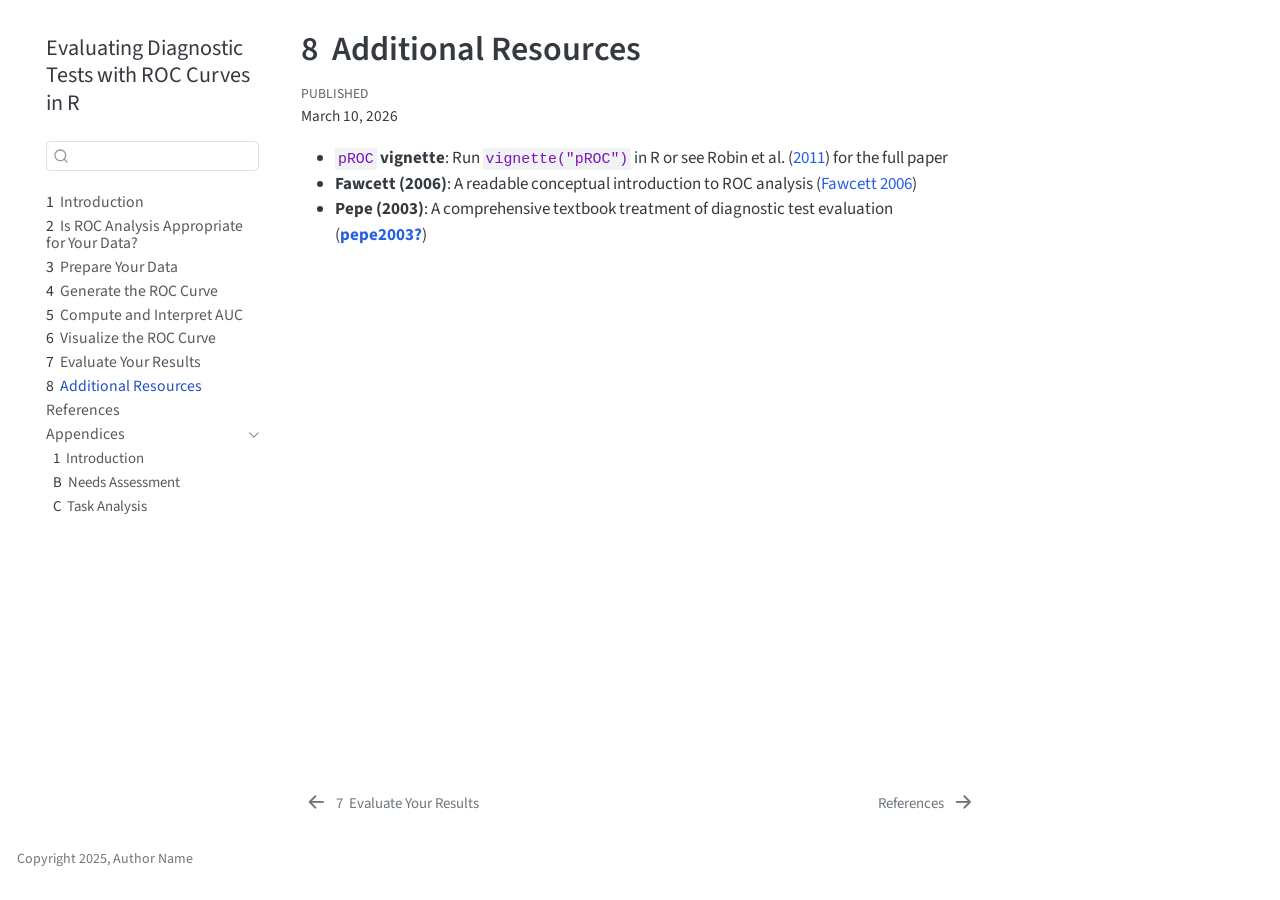
<file: docs/resources.html>
<!DOCTYPE html>
<html xmlns="http://www.w3.org/1999/xhtml" lang="en" xml:lang="en"><head>

<meta charset="utf-8">
<meta name="generator" content="quarto-1.8.27">

<meta name="viewport" content="width=device-width, initial-scale=1.0, user-scalable=yes">

<meta name="dcterms.date" content="2026-03-10">

<title>8&nbsp; Additional Resources – Evaluating Diagnostic Tests with ROC Curves in R</title>
<style>
code{white-space: pre-wrap;}
span.smallcaps{font-variant: small-caps;}
div.columns{display: flex; gap: min(4vw, 1.5em);}
div.column{flex: auto; overflow-x: auto;}
div.hanging-indent{margin-left: 1.5em; text-indent: -1.5em;}
ul.task-list{list-style: none;}
ul.task-list li input[type="checkbox"] {
  width: 0.8em;
  margin: 0 0.8em 0.2em -1em; /* quarto-specific, see https://github.com/quarto-dev/quarto-cli/issues/4556 */ 
  vertical-align: middle;
}
/* CSS for citations */
div.csl-bib-body { }
div.csl-entry {
  clear: both;
  margin-bottom: 0em;
}
.hanging-indent div.csl-entry {
  margin-left:2em;
  text-indent:-2em;
}
div.csl-left-margin {
  min-width:2em;
  float:left;
}
div.csl-right-inline {
  margin-left:2em;
  padding-left:1em;
}
div.csl-indent {
  margin-left: 2em;
}</style>


<script src="site_libs/quarto-nav/quarto-nav.js"></script>
<script src="site_libs/quarto-nav/headroom.min.js"></script>
<script src="site_libs/clipboard/clipboard.min.js"></script>
<script src="site_libs/quarto-search/autocomplete.umd.js"></script>
<script src="site_libs/quarto-search/fuse.min.js"></script>
<script src="site_libs/quarto-search/quarto-search.js"></script>
<meta name="quarto:offset" content="./">
<link href="./references.html" rel="next">
<link href="./evaluate.html" rel="prev">
<script src="site_libs/quarto-html/quarto.js" type="module"></script>
<script src="site_libs/quarto-html/tabsets/tabsets.js" type="module"></script>
<script src="site_libs/quarto-html/axe/axe-check.js" type="module"></script>
<script src="site_libs/quarto-html/popper.min.js"></script>
<script src="site_libs/quarto-html/tippy.umd.min.js"></script>
<script src="site_libs/quarto-html/anchor.min.js"></script>
<link href="site_libs/quarto-html/tippy.css" rel="stylesheet">
<link href="site_libs/quarto-html/quarto-syntax-highlighting-b754b9fd3853d7e56faef54c29c5d52b.css" rel="stylesheet" id="quarto-text-highlighting-styles">
<script src="site_libs/bootstrap/bootstrap.min.js"></script>
<link href="site_libs/bootstrap/bootstrap-icons.css" rel="stylesheet">
<link href="site_libs/bootstrap/bootstrap-52aae9844ad5a5a5e9a7c3d08fa930ed.min.css" rel="stylesheet" append-hash="true" id="quarto-bootstrap" data-mode="light">
<script id="quarto-search-options" type="application/json">{
  "location": "sidebar",
  "copy-button": false,
  "collapse-after": 3,
  "panel-placement": "start",
  "type": "textbox",
  "limit": 50,
  "keyboard-shortcut": [
    "f",
    "/",
    "s"
  ],
  "show-item-context": false,
  "language": {
    "search-no-results-text": "No results",
    "search-matching-documents-text": "matching documents",
    "search-copy-link-title": "Copy link to search",
    "search-hide-matches-text": "Hide additional matches",
    "search-more-match-text": "more match in this document",
    "search-more-matches-text": "more matches in this document",
    "search-clear-button-title": "Clear",
    "search-text-placeholder": "",
    "search-detached-cancel-button-title": "Cancel",
    "search-submit-button-title": "Submit",
    "search-label": "Search"
  }
}</script>


</head>

<body class="nav-sidebar floating quarto-light">

<div id="quarto-search-results"></div>
  <header id="quarto-header" class="headroom fixed-top">
  <nav class="quarto-secondary-nav">
    <div class="container-fluid d-flex">
      <button type="button" class="quarto-btn-toggle btn" data-bs-toggle="collapse" role="button" data-bs-target=".quarto-sidebar-collapse-item" aria-controls="quarto-sidebar" aria-expanded="false" aria-label="Toggle sidebar navigation" onclick="if (window.quartoToggleHeadroom) { window.quartoToggleHeadroom(); }">
        <i class="bi bi-layout-text-sidebar-reverse"></i>
      </button>
        <nav class="quarto-page-breadcrumbs" aria-label="breadcrumb"><ol class="breadcrumb"><li class="breadcrumb-item"><a href="./resources.html"><span class="chapter-number">8</span>&nbsp; <span class="chapter-title">Additional Resources</span></a></li></ol></nav>
        <a class="flex-grow-1" role="navigation" data-bs-toggle="collapse" data-bs-target=".quarto-sidebar-collapse-item" aria-controls="quarto-sidebar" aria-expanded="false" aria-label="Toggle sidebar navigation" onclick="if (window.quartoToggleHeadroom) { window.quartoToggleHeadroom(); }">      
        </a>
      <button type="button" class="btn quarto-search-button" aria-label="Search" onclick="window.quartoOpenSearch();">
        <i class="bi bi-search"></i>
      </button>
    </div>
  </nav>
</header>
<!-- content -->
<div id="quarto-content" class="quarto-container page-columns page-rows-contents page-layout-article">
<!-- sidebar -->
  <nav id="quarto-sidebar" class="sidebar collapse collapse-horizontal quarto-sidebar-collapse-item sidebar-navigation floating overflow-auto">
    <div class="pt-lg-2 mt-2 text-left sidebar-header">
    <div class="sidebar-title mb-0 py-0">
      <a href="./">Evaluating Diagnostic Tests with ROC Curves in R</a> 
    </div>
      </div>
        <div class="mt-2 flex-shrink-0 align-items-center">
        <div class="sidebar-search">
        <div id="quarto-search" class="" title="Search"></div>
        </div>
        </div>
    <div class="sidebar-menu-container"> 
    <ul class="list-unstyled mt-1">
        <li class="sidebar-item">
  <div class="sidebar-item-container"> 
  <a href="./index.html" class="sidebar-item-text sidebar-link">
 <span class="menu-text"><span class="chapter-number">1</span>&nbsp; <span class="chapter-title">Introduction</span></span></a>
  </div>
</li>
        <li class="sidebar-item">
  <div class="sidebar-item-container"> 
  <a href="./guide.html" class="sidebar-item-text sidebar-link">
 <span class="menu-text"><span class="chapter-number">2</span>&nbsp; <span class="chapter-title">Is ROC Analysis Appropriate for Your Data?</span></span></a>
  </div>
</li>
        <li class="sidebar-item">
  <div class="sidebar-item-container"> 
  <a href="./prepare.html" class="sidebar-item-text sidebar-link">
 <span class="menu-text"><span class="chapter-number">3</span>&nbsp; <span class="chapter-title">Prepare Your Data</span></span></a>
  </div>
</li>
        <li class="sidebar-item">
  <div class="sidebar-item-container"> 
  <a href="./generate.html" class="sidebar-item-text sidebar-link">
 <span class="menu-text"><span class="chapter-number">4</span>&nbsp; <span class="chapter-title">Generate the ROC Curve</span></span></a>
  </div>
</li>
        <li class="sidebar-item">
  <div class="sidebar-item-container"> 
  <a href="./compute-auc.html" class="sidebar-item-text sidebar-link">
 <span class="menu-text"><span class="chapter-number">5</span>&nbsp; <span class="chapter-title">Compute and Interpret AUC</span></span></a>
  </div>
</li>
        <li class="sidebar-item">
  <div class="sidebar-item-container"> 
  <a href="./visualize.html" class="sidebar-item-text sidebar-link">
 <span class="menu-text"><span class="chapter-number">6</span>&nbsp; <span class="chapter-title">Visualize the ROC Curve</span></span></a>
  </div>
</li>
        <li class="sidebar-item">
  <div class="sidebar-item-container"> 
  <a href="./evaluate.html" class="sidebar-item-text sidebar-link">
 <span class="menu-text"><span class="chapter-number">7</span>&nbsp; <span class="chapter-title">Evaluate Your Results</span></span></a>
  </div>
</li>
        <li class="sidebar-item">
  <div class="sidebar-item-container"> 
  <a href="./resources.html" class="sidebar-item-text sidebar-link active">
 <span class="menu-text"><span class="chapter-number">8</span>&nbsp; <span class="chapter-title">Additional Resources</span></span></a>
  </div>
</li>
        <li class="sidebar-item">
  <div class="sidebar-item-container"> 
  <a href="./references.html" class="sidebar-item-text sidebar-link">
 <span class="menu-text">References</span></a>
  </div>
</li>
        <li class="sidebar-item sidebar-item-section">
      <div class="sidebar-item-container"> 
            <a class="sidebar-item-text sidebar-link text-start" data-bs-toggle="collapse" data-bs-target="#quarto-sidebar-section-1" role="navigation" aria-expanded="true">
 <span class="menu-text">Appendices</span></a>
          <a class="sidebar-item-toggle text-start" data-bs-toggle="collapse" data-bs-target="#quarto-sidebar-section-1" role="navigation" aria-expanded="true" aria-label="Toggle section">
            <i class="bi bi-chevron-right ms-2"></i>
          </a> 
      </div>
      <ul id="quarto-sidebar-section-1" class="collapse list-unstyled sidebar-section depth1 show">  
          <li class="sidebar-item">
  <div class="sidebar-item-container"> 
  <a href="./index.html" class="sidebar-item-text sidebar-link">
 <span class="menu-text"><span class="chapter-number">1</span>&nbsp; <span class="chapter-title">Introduction</span></span></a>
  </div>
</li>
          <li class="sidebar-item">
  <div class="sidebar-item-container"> 
  <a href="./needs.html" class="sidebar-item-text sidebar-link">
 <span class="menu-text"><span class="chapter-number">B</span>&nbsp; <span class="chapter-title">Needs Assessment</span></span></a>
  </div>
</li>
          <li class="sidebar-item">
  <div class="sidebar-item-container"> 
  <a href="./task-analysis.html" class="sidebar-item-text sidebar-link">
 <span class="menu-text"><span class="chapter-number">C</span>&nbsp; <span class="chapter-title">Task Analysis</span></span></a>
  </div>
</li>
      </ul>
  </li>
    </ul>
    </div>
</nav>
<div id="quarto-sidebar-glass" class="quarto-sidebar-collapse-item" data-bs-toggle="collapse" data-bs-target=".quarto-sidebar-collapse-item"></div>
<!-- margin-sidebar -->
    <div id="quarto-margin-sidebar" class="sidebar margin-sidebar zindex-bottom">
        
    </div>
<!-- main -->
<main class="content" id="quarto-document-content">

<header id="title-block-header" class="quarto-title-block default">
<div class="quarto-title">
<h1 class="title"><span class="chapter-number">8</span>&nbsp; <span class="chapter-title">Additional Resources</span></h1>
</div>



<div class="quarto-title-meta">

    
    <div>
    <div class="quarto-title-meta-heading">Published</div>
    <div class="quarto-title-meta-contents">
      <p class="date">March 10, 2026</p>
    </div>
  </div>
  
    
  </div>
  


</header>


<ul>
<li><strong><code>pROC</code> vignette</strong>: Run <code>vignette("pROC")</code> in R or see <span class="citation" data-cites="robin2011">Robin et al. (<a href="references.html#ref-robin2011" role="doc-biblioref">2011</a>)</span> for the full paper</li>
<li><strong>Fawcett (2006)</strong>: A readable conceptual introduction to ROC analysis <span class="citation" data-cites="fawcett2006">(<a href="references.html#ref-fawcett2006" role="doc-biblioref">Fawcett 2006</a>)</span></li>
<li><strong>Pepe (2003)</strong>: A comprehensive textbook treatment of diagnostic test evaluation <span class="citation" data-cites="pepe2003">(<a href="references.html#ref-pepe2003" role="doc-biblioref"><strong>pepe2003?</strong></a>)</span></li>
</ul>


<div id="refs" class="references csl-bib-body hanging-indent" data-entry-spacing="0" role="list" style="display: none">
<div id="ref-fawcett2006" class="csl-entry" role="listitem">
Fawcett, Tom. 2006. <span>“An Introduction to <span>ROC</span> Analysis.”</span> <em>Pattern Recognition Letters</em>, <span>ROC Analysis</span> in <span>Pattern Recognition</span>, 27 (8): 861–74. <a href="https://doi.org/10.1016/j.patrec.2005.10.010">https://doi.org/10.1016/j.patrec.2005.10.010</a>.
</div>
<div id="ref-robin2011" class="csl-entry" role="listitem">
Robin, Xavier, Natacha Turck, Alexandre Hainard, Natalia Tiberti, Frédérique Lisacek, Jean-Charles Sanchez, and Markus Müller. 2011. <span>“<span class="nocase">pROC</span>: An Open-Source Package for <span>R</span> and <span>S</span>+ to Analyze and Compare <span>ROC</span> Curves.”</span> <em>BMC Bioinformatics</em> 12 (1): 77. <a href="https://doi.org/10.1186/1471-2105-12-77">https://doi.org/10.1186/1471-2105-12-77</a>.
</div>
</div>

</main> <!-- /main -->
<script id="quarto-html-after-body" type="application/javascript">
  window.document.addEventListener("DOMContentLoaded", function (event) {
    const icon = "";
    const anchorJS = new window.AnchorJS();
    anchorJS.options = {
      placement: 'right',
      icon: icon
    };
    anchorJS.add('.anchored');
    const isCodeAnnotation = (el) => {
      for (const clz of el.classList) {
        if (clz.startsWith('code-annotation-')) {                     
          return true;
        }
      }
      return false;
    }
    const onCopySuccess = function(e) {
      // button target
      const button = e.trigger;
      // don't keep focus
      button.blur();
      // flash "checked"
      button.classList.add('code-copy-button-checked');
      var currentTitle = button.getAttribute("title");
      button.setAttribute("title", "Copied!");
      let tooltip;
      if (window.bootstrap) {
        button.setAttribute("data-bs-toggle", "tooltip");
        button.setAttribute("data-bs-placement", "left");
        button.setAttribute("data-bs-title", "Copied!");
        tooltip = new bootstrap.Tooltip(button, 
          { trigger: "manual", 
            customClass: "code-copy-button-tooltip",
            offset: [0, -8]});
        tooltip.show();    
      }
      setTimeout(function() {
        if (tooltip) {
          tooltip.hide();
          button.removeAttribute("data-bs-title");
          button.removeAttribute("data-bs-toggle");
          button.removeAttribute("data-bs-placement");
        }
        button.setAttribute("title", currentTitle);
        button.classList.remove('code-copy-button-checked');
      }, 1000);
      // clear code selection
      e.clearSelection();
    }
    const getTextToCopy = function(trigger) {
      const outerScaffold = trigger.parentElement.cloneNode(true);
      const codeEl = outerScaffold.querySelector('code');
      for (const childEl of codeEl.children) {
        if (isCodeAnnotation(childEl)) {
          childEl.remove();
        }
      }
      return codeEl.innerText;
    }
    const clipboard = new window.ClipboardJS('.code-copy-button:not([data-in-quarto-modal])', {
      text: getTextToCopy
    });
    clipboard.on('success', onCopySuccess);
    if (window.document.getElementById('quarto-embedded-source-code-modal')) {
      const clipboardModal = new window.ClipboardJS('.code-copy-button[data-in-quarto-modal]', {
        text: getTextToCopy,
        container: window.document.getElementById('quarto-embedded-source-code-modal')
      });
      clipboardModal.on('success', onCopySuccess);
    }
      var localhostRegex = new RegExp(/^(?:http|https):\/\/localhost\:?[0-9]*\//);
      var mailtoRegex = new RegExp(/^mailto:/);
        var filterRegex = new RegExp('/' + window.location.host + '/');
      var isInternal = (href) => {
          return filterRegex.test(href) || localhostRegex.test(href) || mailtoRegex.test(href);
      }
      // Inspect non-navigation links and adorn them if external
     var links = window.document.querySelectorAll('a[href]:not(.nav-link):not(.navbar-brand):not(.toc-action):not(.sidebar-link):not(.sidebar-item-toggle):not(.pagination-link):not(.no-external):not([aria-hidden]):not(.dropdown-item):not(.quarto-navigation-tool):not(.about-link)');
      for (var i=0; i<links.length; i++) {
        const link = links[i];
        if (!isInternal(link.href)) {
          // undo the damage that might have been done by quarto-nav.js in the case of
          // links that we want to consider external
          if (link.dataset.originalHref !== undefined) {
            link.href = link.dataset.originalHref;
          }
        }
      }
    function tippyHover(el, contentFn, onTriggerFn, onUntriggerFn) {
      const config = {
        allowHTML: true,
        maxWidth: 500,
        delay: 100,
        arrow: false,
        appendTo: function(el) {
            return el.parentElement;
        },
        interactive: true,
        interactiveBorder: 10,
        theme: 'quarto',
        placement: 'bottom-start',
      };
      if (contentFn) {
        config.content = contentFn;
      }
      if (onTriggerFn) {
        config.onTrigger = onTriggerFn;
      }
      if (onUntriggerFn) {
        config.onUntrigger = onUntriggerFn;
      }
      window.tippy(el, config); 
    }
    const noterefs = window.document.querySelectorAll('a[role="doc-noteref"]');
    for (var i=0; i<noterefs.length; i++) {
      const ref = noterefs[i];
      tippyHover(ref, function() {
        // use id or data attribute instead here
        let href = ref.getAttribute('data-footnote-href') || ref.getAttribute('href');
        try { href = new URL(href).hash; } catch {}
        const id = href.replace(/^#\/?/, "");
        const note = window.document.getElementById(id);
        if (note) {
          return note.innerHTML;
        } else {
          return "";
        }
      });
    }
    const xrefs = window.document.querySelectorAll('a.quarto-xref');
    const processXRef = (id, note) => {
      // Strip column container classes
      const stripColumnClz = (el) => {
        el.classList.remove("page-full", "page-columns");
        if (el.children) {
          for (const child of el.children) {
            stripColumnClz(child);
          }
        }
      }
      stripColumnClz(note)
      if (id === null || id.startsWith('sec-')) {
        // Special case sections, only their first couple elements
        const container = document.createElement("div");
        if (note.children && note.children.length > 2) {
          container.appendChild(note.children[0].cloneNode(true));
          for (let i = 1; i < note.children.length; i++) {
            const child = note.children[i];
            if (child.tagName === "P" && child.innerText === "") {
              continue;
            } else {
              container.appendChild(child.cloneNode(true));
              break;
            }
          }
          if (window.Quarto?.typesetMath) {
            window.Quarto.typesetMath(container);
          }
          return container.innerHTML
        } else {
          if (window.Quarto?.typesetMath) {
            window.Quarto.typesetMath(note);
          }
          return note.innerHTML;
        }
      } else {
        // Remove any anchor links if they are present
        const anchorLink = note.querySelector('a.anchorjs-link');
        if (anchorLink) {
          anchorLink.remove();
        }
        if (window.Quarto?.typesetMath) {
          window.Quarto.typesetMath(note);
        }
        if (note.classList.contains("callout")) {
          return note.outerHTML;
        } else {
          return note.innerHTML;
        }
      }
    }
    for (var i=0; i<xrefs.length; i++) {
      const xref = xrefs[i];
      tippyHover(xref, undefined, function(instance) {
        instance.disable();
        let url = xref.getAttribute('href');
        let hash = undefined; 
        if (url.startsWith('#')) {
          hash = url;
        } else {
          try { hash = new URL(url).hash; } catch {}
        }
        if (hash) {
          const id = hash.replace(/^#\/?/, "");
          const note = window.document.getElementById(id);
          if (note !== null) {
            try {
              const html = processXRef(id, note.cloneNode(true));
              instance.setContent(html);
            } finally {
              instance.enable();
              instance.show();
            }
          } else {
            // See if we can fetch this
            fetch(url.split('#')[0])
            .then(res => res.text())
            .then(html => {
              const parser = new DOMParser();
              const htmlDoc = parser.parseFromString(html, "text/html");
              const note = htmlDoc.getElementById(id);
              if (note !== null) {
                const html = processXRef(id, note);
                instance.setContent(html);
              } 
            }).finally(() => {
              instance.enable();
              instance.show();
            });
          }
        } else {
          // See if we can fetch a full url (with no hash to target)
          // This is a special case and we should probably do some content thinning / targeting
          fetch(url)
          .then(res => res.text())
          .then(html => {
            const parser = new DOMParser();
            const htmlDoc = parser.parseFromString(html, "text/html");
            const note = htmlDoc.querySelector('main.content');
            if (note !== null) {
              // This should only happen for chapter cross references
              // (since there is no id in the URL)
              // remove the first header
              if (note.children.length > 0 && note.children[0].tagName === "HEADER") {
                note.children[0].remove();
              }
              const html = processXRef(null, note);
              instance.setContent(html);
            } 
          }).finally(() => {
            instance.enable();
            instance.show();
          });
        }
      }, function(instance) {
      });
    }
        let selectedAnnoteEl;
        const selectorForAnnotation = ( cell, annotation) => {
          let cellAttr = 'data-code-cell="' + cell + '"';
          let lineAttr = 'data-code-annotation="' +  annotation + '"';
          const selector = 'span[' + cellAttr + '][' + lineAttr + ']';
          return selector;
        }
        const selectCodeLines = (annoteEl) => {
          const doc = window.document;
          const targetCell = annoteEl.getAttribute("data-target-cell");
          const targetAnnotation = annoteEl.getAttribute("data-target-annotation");
          const annoteSpan = window.document.querySelector(selectorForAnnotation(targetCell, targetAnnotation));
          const lines = annoteSpan.getAttribute("data-code-lines").split(",");
          const lineIds = lines.map((line) => {
            return targetCell + "-" + line;
          })
          let top = null;
          let height = null;
          let parent = null;
          if (lineIds.length > 0) {
              //compute the position of the single el (top and bottom and make a div)
              const el = window.document.getElementById(lineIds[0]);
              top = el.offsetTop;
              height = el.offsetHeight;
              parent = el.parentElement.parentElement;
            if (lineIds.length > 1) {
              const lastEl = window.document.getElementById(lineIds[lineIds.length - 1]);
              const bottom = lastEl.offsetTop + lastEl.offsetHeight;
              height = bottom - top;
            }
            if (top !== null && height !== null && parent !== null) {
              // cook up a div (if necessary) and position it 
              let div = window.document.getElementById("code-annotation-line-highlight");
              if (div === null) {
                div = window.document.createElement("div");
                div.setAttribute("id", "code-annotation-line-highlight");
                div.style.position = 'absolute';
                parent.appendChild(div);
              }
              div.style.top = top - 2 + "px";
              div.style.height = height + 4 + "px";
              div.style.left = 0;
              let gutterDiv = window.document.getElementById("code-annotation-line-highlight-gutter");
              if (gutterDiv === null) {
                gutterDiv = window.document.createElement("div");
                gutterDiv.setAttribute("id", "code-annotation-line-highlight-gutter");
                gutterDiv.style.position = 'absolute';
                const codeCell = window.document.getElementById(targetCell);
                const gutter = codeCell.querySelector('.code-annotation-gutter');
                gutter.appendChild(gutterDiv);
              }
              gutterDiv.style.top = top - 2 + "px";
              gutterDiv.style.height = height + 4 + "px";
            }
            selectedAnnoteEl = annoteEl;
          }
        };
        const unselectCodeLines = () => {
          const elementsIds = ["code-annotation-line-highlight", "code-annotation-line-highlight-gutter"];
          elementsIds.forEach((elId) => {
            const div = window.document.getElementById(elId);
            if (div) {
              div.remove();
            }
          });
          selectedAnnoteEl = undefined;
        };
          // Handle positioning of the toggle
      window.addEventListener(
        "resize",
        throttle(() => {
          elRect = undefined;
          if (selectedAnnoteEl) {
            selectCodeLines(selectedAnnoteEl);
          }
        }, 10)
      );
      function throttle(fn, ms) {
      let throttle = false;
      let timer;
        return (...args) => {
          if(!throttle) { // first call gets through
              fn.apply(this, args);
              throttle = true;
          } else { // all the others get throttled
              if(timer) clearTimeout(timer); // cancel #2
              timer = setTimeout(() => {
                fn.apply(this, args);
                timer = throttle = false;
              }, ms);
          }
        };
      }
        // Attach click handler to the DT
        const annoteDls = window.document.querySelectorAll('dt[data-target-cell]');
        for (const annoteDlNode of annoteDls) {
          annoteDlNode.addEventListener('click', (event) => {
            const clickedEl = event.target;
            if (clickedEl !== selectedAnnoteEl) {
              unselectCodeLines();
              const activeEl = window.document.querySelector('dt[data-target-cell].code-annotation-active');
              if (activeEl) {
                activeEl.classList.remove('code-annotation-active');
              }
              selectCodeLines(clickedEl);
              clickedEl.classList.add('code-annotation-active');
            } else {
              // Unselect the line
              unselectCodeLines();
              clickedEl.classList.remove('code-annotation-active');
            }
          });
        }
    const findCites = (el) => {
      const parentEl = el.parentElement;
      if (parentEl) {
        const cites = parentEl.dataset.cites;
        if (cites) {
          return {
            el,
            cites: cites.split(' ')
          };
        } else {
          return findCites(el.parentElement)
        }
      } else {
        return undefined;
      }
    };
    var bibliorefs = window.document.querySelectorAll('a[role="doc-biblioref"]');
    for (var i=0; i<bibliorefs.length; i++) {
      const ref = bibliorefs[i];
      const citeInfo = findCites(ref);
      if (citeInfo) {
        tippyHover(citeInfo.el, function() {
          var popup = window.document.createElement('div');
          citeInfo.cites.forEach(function(cite) {
            var citeDiv = window.document.createElement('div');
            citeDiv.classList.add('hanging-indent');
            citeDiv.classList.add('csl-entry');
            var biblioDiv = window.document.getElementById('ref-' + cite);
            if (biblioDiv) {
              citeDiv.innerHTML = biblioDiv.innerHTML;
            }
            popup.appendChild(citeDiv);
          });
          return popup.innerHTML;
        });
      }
    }
  });
  </script>
<nav class="page-navigation">
  <div class="nav-page nav-page-previous">
      <a href="./evaluate.html" class="pagination-link" aria-label="Evaluate Your Results">
        <i class="bi bi-arrow-left-short"></i> <span class="nav-page-text"><span class="chapter-number">7</span>&nbsp; <span class="chapter-title">Evaluate Your Results</span></span>
      </a>          
  </div>
  <div class="nav-page nav-page-next">
      <a href="./references.html" class="pagination-link" aria-label="References">
        <span class="nav-page-text">References</span> <i class="bi bi-arrow-right-short"></i>
      </a>
  </div>
</nav>
</div> <!-- /content -->
<footer class="footer">
  <div class="nav-footer">
    <div class="nav-footer-left">
<p>Copyright 2025, Author Name</p>
</div>   
    <div class="nav-footer-center">
      &nbsp;
    </div>
    <div class="nav-footer-right">
      &nbsp;
    </div>
  </div>
</footer>




</body></html>
</file>
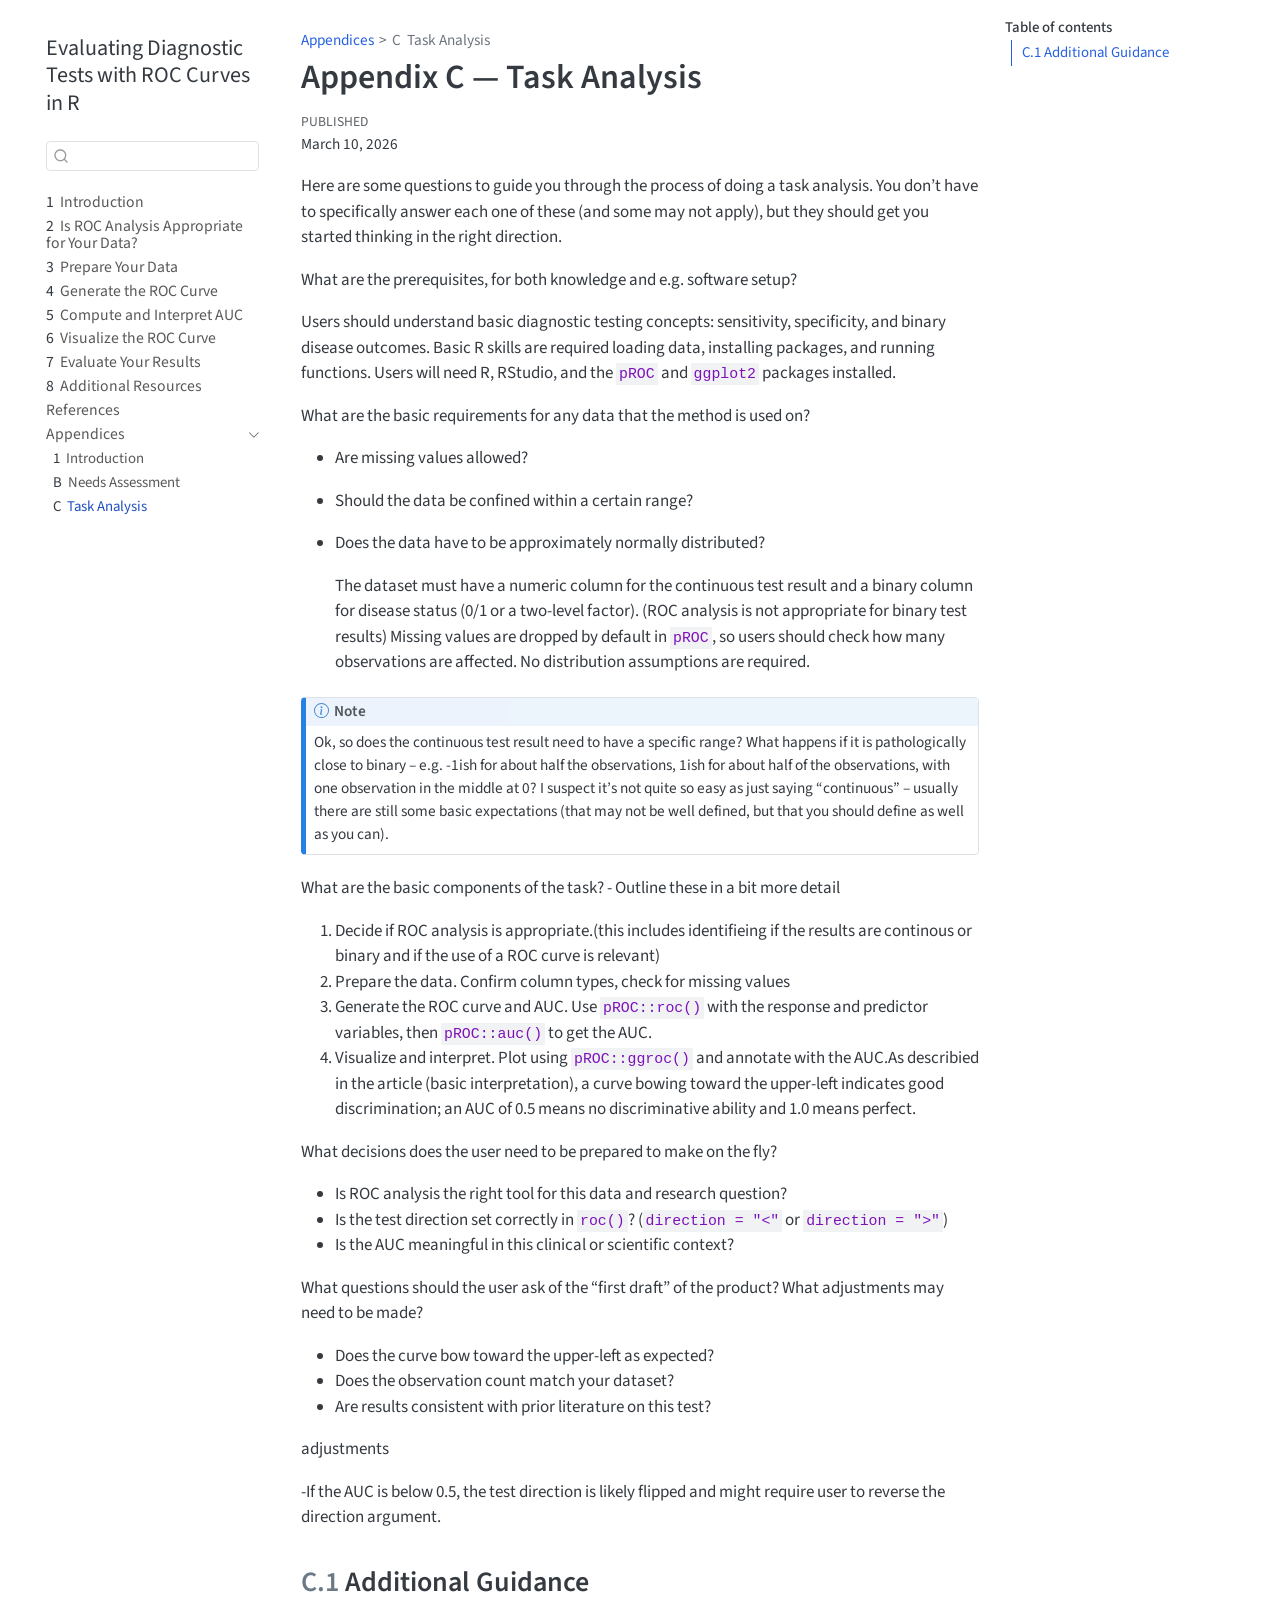
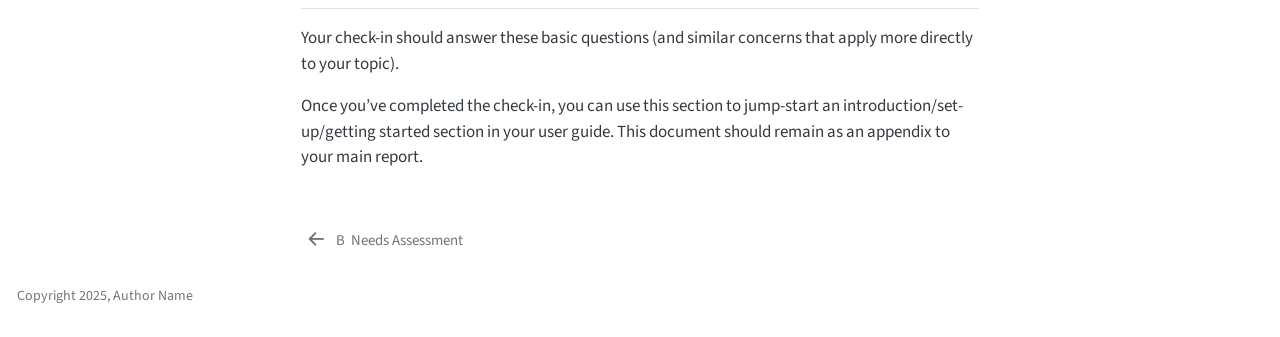
<file: docs/task-analysis.html>
<!DOCTYPE html>
<html xmlns="http://www.w3.org/1999/xhtml" lang="en" xml:lang="en"><head>

<meta charset="utf-8">
<meta name="generator" content="quarto-1.8.27">

<meta name="viewport" content="width=device-width, initial-scale=1.0, user-scalable=yes">

<meta name="dcterms.date" content="2026-03-10">

<title>Appendix C — Task Analysis – Evaluating Diagnostic Tests with ROC Curves in R</title>
<style>
code{white-space: pre-wrap;}
span.smallcaps{font-variant: small-caps;}
div.columns{display: flex; gap: min(4vw, 1.5em);}
div.column{flex: auto; overflow-x: auto;}
div.hanging-indent{margin-left: 1.5em; text-indent: -1.5em;}
ul.task-list{list-style: none;}
ul.task-list li input[type="checkbox"] {
  width: 0.8em;
  margin: 0 0.8em 0.2em -1em; /* quarto-specific, see https://github.com/quarto-dev/quarto-cli/issues/4556 */ 
  vertical-align: middle;
}
</style>


<script src="site_libs/quarto-nav/quarto-nav.js"></script>
<script src="site_libs/quarto-nav/headroom.min.js"></script>
<script src="site_libs/clipboard/clipboard.min.js"></script>
<script src="site_libs/quarto-search/autocomplete.umd.js"></script>
<script src="site_libs/quarto-search/fuse.min.js"></script>
<script src="site_libs/quarto-search/quarto-search.js"></script>
<meta name="quarto:offset" content="./">
<link href="./needs.html" rel="prev">
<script src="site_libs/quarto-html/quarto.js" type="module"></script>
<script src="site_libs/quarto-html/tabsets/tabsets.js" type="module"></script>
<script src="site_libs/quarto-html/axe/axe-check.js" type="module"></script>
<script src="site_libs/quarto-html/popper.min.js"></script>
<script src="site_libs/quarto-html/tippy.umd.min.js"></script>
<script src="site_libs/quarto-html/anchor.min.js"></script>
<link href="site_libs/quarto-html/tippy.css" rel="stylesheet">
<link href="site_libs/quarto-html/quarto-syntax-highlighting-b754b9fd3853d7e56faef54c29c5d52b.css" rel="stylesheet" id="quarto-text-highlighting-styles">
<script src="site_libs/bootstrap/bootstrap.min.js"></script>
<link href="site_libs/bootstrap/bootstrap-icons.css" rel="stylesheet">
<link href="site_libs/bootstrap/bootstrap-52aae9844ad5a5a5e9a7c3d08fa930ed.min.css" rel="stylesheet" append-hash="true" id="quarto-bootstrap" data-mode="light">
<script id="quarto-search-options" type="application/json">{
  "location": "sidebar",
  "copy-button": false,
  "collapse-after": 3,
  "panel-placement": "start",
  "type": "textbox",
  "limit": 50,
  "keyboard-shortcut": [
    "f",
    "/",
    "s"
  ],
  "show-item-context": false,
  "language": {
    "search-no-results-text": "No results",
    "search-matching-documents-text": "matching documents",
    "search-copy-link-title": "Copy link to search",
    "search-hide-matches-text": "Hide additional matches",
    "search-more-match-text": "more match in this document",
    "search-more-matches-text": "more matches in this document",
    "search-clear-button-title": "Clear",
    "search-text-placeholder": "",
    "search-detached-cancel-button-title": "Cancel",
    "search-submit-button-title": "Submit",
    "search-label": "Search"
  }
}</script>


</head>

<body class="nav-sidebar floating quarto-light">

<div id="quarto-search-results"></div>
  <header id="quarto-header" class="headroom fixed-top">
  <nav class="quarto-secondary-nav">
    <div class="container-fluid d-flex">
      <button type="button" class="quarto-btn-toggle btn" data-bs-toggle="collapse" role="button" data-bs-target=".quarto-sidebar-collapse-item" aria-controls="quarto-sidebar" aria-expanded="false" aria-label="Toggle sidebar navigation" onclick="if (window.quartoToggleHeadroom) { window.quartoToggleHeadroom(); }">
        <i class="bi bi-layout-text-sidebar-reverse"></i>
      </button>
        <nav class="quarto-page-breadcrumbs" aria-label="breadcrumb"><ol class="breadcrumb"><li class="breadcrumb-item"><a href="./index.html">Appendices</a></li><li class="breadcrumb-item"><a href="./task-analysis.html"><span class="chapter-number">C</span>&nbsp; <span class="chapter-title">Task Analysis</span></a></li></ol></nav>
        <a class="flex-grow-1" role="navigation" data-bs-toggle="collapse" data-bs-target=".quarto-sidebar-collapse-item" aria-controls="quarto-sidebar" aria-expanded="false" aria-label="Toggle sidebar navigation" onclick="if (window.quartoToggleHeadroom) { window.quartoToggleHeadroom(); }">      
        </a>
      <button type="button" class="btn quarto-search-button" aria-label="Search" onclick="window.quartoOpenSearch();">
        <i class="bi bi-search"></i>
      </button>
    </div>
  </nav>
</header>
<!-- content -->
<div id="quarto-content" class="quarto-container page-columns page-rows-contents page-layout-article">
<!-- sidebar -->
  <nav id="quarto-sidebar" class="sidebar collapse collapse-horizontal quarto-sidebar-collapse-item sidebar-navigation floating overflow-auto">
    <div class="pt-lg-2 mt-2 text-left sidebar-header">
    <div class="sidebar-title mb-0 py-0">
      <a href="./">Evaluating Diagnostic Tests with ROC Curves in R</a> 
    </div>
      </div>
        <div class="mt-2 flex-shrink-0 align-items-center">
        <div class="sidebar-search">
        <div id="quarto-search" class="" title="Search"></div>
        </div>
        </div>
    <div class="sidebar-menu-container"> 
    <ul class="list-unstyled mt-1">
        <li class="sidebar-item">
  <div class="sidebar-item-container"> 
  <a href="./index.html" class="sidebar-item-text sidebar-link">
 <span class="menu-text"><span class="chapter-number">1</span>&nbsp; <span class="chapter-title">Introduction</span></span></a>
  </div>
</li>
        <li class="sidebar-item">
  <div class="sidebar-item-container"> 
  <a href="./guide.html" class="sidebar-item-text sidebar-link">
 <span class="menu-text"><span class="chapter-number">2</span>&nbsp; <span class="chapter-title">Is ROC Analysis Appropriate for Your Data?</span></span></a>
  </div>
</li>
        <li class="sidebar-item">
  <div class="sidebar-item-container"> 
  <a href="./prepare.html" class="sidebar-item-text sidebar-link">
 <span class="menu-text"><span class="chapter-number">3</span>&nbsp; <span class="chapter-title">Prepare Your Data</span></span></a>
  </div>
</li>
        <li class="sidebar-item">
  <div class="sidebar-item-container"> 
  <a href="./generate.html" class="sidebar-item-text sidebar-link">
 <span class="menu-text"><span class="chapter-number">4</span>&nbsp; <span class="chapter-title">Generate the ROC Curve</span></span></a>
  </div>
</li>
        <li class="sidebar-item">
  <div class="sidebar-item-container"> 
  <a href="./compute-auc.html" class="sidebar-item-text sidebar-link">
 <span class="menu-text"><span class="chapter-number">5</span>&nbsp; <span class="chapter-title">Compute and Interpret AUC</span></span></a>
  </div>
</li>
        <li class="sidebar-item">
  <div class="sidebar-item-container"> 
  <a href="./visualize.html" class="sidebar-item-text sidebar-link">
 <span class="menu-text"><span class="chapter-number">6</span>&nbsp; <span class="chapter-title">Visualize the ROC Curve</span></span></a>
  </div>
</li>
        <li class="sidebar-item">
  <div class="sidebar-item-container"> 
  <a href="./evaluate.html" class="sidebar-item-text sidebar-link">
 <span class="menu-text"><span class="chapter-number">7</span>&nbsp; <span class="chapter-title">Evaluate Your Results</span></span></a>
  </div>
</li>
        <li class="sidebar-item">
  <div class="sidebar-item-container"> 
  <a href="./resources.html" class="sidebar-item-text sidebar-link">
 <span class="menu-text"><span class="chapter-number">8</span>&nbsp; <span class="chapter-title">Additional Resources</span></span></a>
  </div>
</li>
        <li class="sidebar-item">
  <div class="sidebar-item-container"> 
  <a href="./references.html" class="sidebar-item-text sidebar-link">
 <span class="menu-text">References</span></a>
  </div>
</li>
        <li class="sidebar-item sidebar-item-section">
      <div class="sidebar-item-container"> 
            <a class="sidebar-item-text sidebar-link text-start" data-bs-toggle="collapse" data-bs-target="#quarto-sidebar-section-1" role="navigation" aria-expanded="true">
 <span class="menu-text">Appendices</span></a>
          <a class="sidebar-item-toggle text-start" data-bs-toggle="collapse" data-bs-target="#quarto-sidebar-section-1" role="navigation" aria-expanded="true" aria-label="Toggle section">
            <i class="bi bi-chevron-right ms-2"></i>
          </a> 
      </div>
      <ul id="quarto-sidebar-section-1" class="collapse list-unstyled sidebar-section depth1 show">  
          <li class="sidebar-item">
  <div class="sidebar-item-container"> 
  <a href="./index.html" class="sidebar-item-text sidebar-link">
 <span class="menu-text"><span class="chapter-number">1</span>&nbsp; <span class="chapter-title">Introduction</span></span></a>
  </div>
</li>
          <li class="sidebar-item">
  <div class="sidebar-item-container"> 
  <a href="./needs.html" class="sidebar-item-text sidebar-link">
 <span class="menu-text"><span class="chapter-number">B</span>&nbsp; <span class="chapter-title">Needs Assessment</span></span></a>
  </div>
</li>
          <li class="sidebar-item">
  <div class="sidebar-item-container"> 
  <a href="./task-analysis.html" class="sidebar-item-text sidebar-link active">
 <span class="menu-text"><span class="chapter-number">C</span>&nbsp; <span class="chapter-title">Task Analysis</span></span></a>
  </div>
</li>
      </ul>
  </li>
    </ul>
    </div>
</nav>
<div id="quarto-sidebar-glass" class="quarto-sidebar-collapse-item" data-bs-toggle="collapse" data-bs-target=".quarto-sidebar-collapse-item"></div>
<!-- margin-sidebar -->
    <div id="quarto-margin-sidebar" class="sidebar margin-sidebar">
        <nav id="TOC" role="doc-toc" class="toc-active">
    <h2 id="toc-title">Table of contents</h2>
   
  <ul>
  <li><a href="#additional-guidance" id="toc-additional-guidance" class="nav-link active" data-scroll-target="#additional-guidance"><span class="header-section-number">C.1</span> Additional Guidance</a></li>
  </ul>
</nav>
    </div>
<!-- main -->
<main class="content" id="quarto-document-content">

<header id="title-block-header" class="quarto-title-block default"><nav class="quarto-page-breadcrumbs quarto-title-breadcrumbs d-none d-lg-block" aria-label="breadcrumb"><ol class="breadcrumb"><li class="breadcrumb-item"><a href="./index.html">Appendices</a></li><li class="breadcrumb-item"><a href="./task-analysis.html"><span class="chapter-number">C</span>&nbsp; <span class="chapter-title">Task Analysis</span></a></li></ol></nav>
<div class="quarto-title">
<h1 class="title">Appendix C — Task Analysis</h1>
</div>



<div class="quarto-title-meta">

    
    <div>
    <div class="quarto-title-meta-heading">Published</div>
    <div class="quarto-title-meta-contents">
      <p class="date">March 10, 2026</p>
    </div>
  </div>
  
    
  </div>
  


</header>


<p>Here are some questions to guide you through the process of doing a task analysis. You don’t have to specifically answer each one of these (and some may not apply), but they should get you started thinking in the right direction.</p>
<p>What are the prerequisites, for both knowledge and e.g.&nbsp;software setup?</p>
<p>Users should understand basic diagnostic testing concepts: sensitivity, specificity, and binary disease outcomes. Basic R skills are required loading data, installing packages, and running functions. Users will need R, RStudio, and the <code>pROC</code> and <code>ggplot2</code> packages installed.</p>
<p>What are the basic requirements for any data that the method is used on?</p>
<ul>
<li><p>Are missing values allowed?</p></li>
<li><p>Should the data be confined within a certain range?</p></li>
<li><p>Does the data have to be approximately normally distributed?</p>
<p>The dataset must have a numeric column for the continuous test result and a binary column for disease status (0/1 or a two-level factor). (ROC analysis is not appropriate for binary test results) Missing values are dropped by default in <code>pROC</code>, so users should check how many observations are affected. No distribution assumptions are required.</p></li>
</ul>
<div class="callout callout-style-default callout-note callout-titled">
<div class="callout-header d-flex align-content-center">
<div class="callout-icon-container">
<i class="callout-icon"></i>
</div>
<div class="callout-title-container flex-fill">
Note
</div>
</div>
<div class="callout-body-container callout-body">
<p>Ok, so does the continuous test result need to have a specific range? What happens if it is pathologically close to binary – e.g.&nbsp;-1ish for about half the observations, 1ish for about half of the observations, with one observation in the middle at 0? I suspect it’s not quite so easy as just saying “continuous” – usually there are still some basic expectations (that may not be well defined, but that you should define as well as you can).</p>
</div>
</div>
<p>What are the basic components of the task? - Outline these in a bit more detail</p>
<ol type="1">
<li>Decide if ROC analysis is appropriate.(this includes identifieing if the results are continous or binary and if the use of a ROC curve is relevant)</li>
<li>Prepare the data. Confirm column types, check for missing values</li>
<li>Generate the ROC curve and AUC. Use <code>pROC::roc()</code> with the response and predictor variables, then <code>pROC::auc()</code> to get the AUC.</li>
<li>Visualize and interpret. Plot using <code>pROC::ggroc()</code> and annotate with the AUC.As describied in the article (basic interpretation), a curve bowing toward the upper-left indicates good discrimination; an AUC of 0.5 means no discriminative ability and 1.0 means perfect.</li>
</ol>
<p>What decisions does the user need to be prepared to make on the fly?</p>
<ul>
<li>Is ROC analysis the right tool for this data and research question?</li>
<li>Is the test direction set correctly in <code>roc()</code>? (<code>direction = "&lt;"</code> or <code>direction = "&gt;"</code>)</li>
<li>Is the AUC meaningful in this clinical or scientific context?</li>
</ul>
<p>What questions should the user ask of the “first draft” of the product? What adjustments may need to be made?</p>
<ul>
<li>Does the curve bow toward the upper-left as expected?</li>
<li>Does the observation count match your dataset?</li>
<li>Are results consistent with prior literature on this test?</li>
</ul>
<p>adjustments</p>
<p>-If the AUC is below 0.5, the test direction is likely flipped and might require user to reverse the direction argument.</p>
<section id="additional-guidance" class="level2" data-number="C.1">
<h2 data-number="C.1" class="anchored" data-anchor-id="additional-guidance"><span class="header-section-number">C.1</span> Additional Guidance</h2>
<p>Your check-in should answer these basic questions (and similar concerns that apply more directly to your topic).</p>
<p>Once you’ve completed the check-in, you can use this section to jump-start an introduction/set-up/getting started section in your user guide. This document should remain as an appendix to your main report.</p>


</section>

</main> <!-- /main -->
<script id="quarto-html-after-body" type="application/javascript">
  window.document.addEventListener("DOMContentLoaded", function (event) {
    const icon = "";
    const anchorJS = new window.AnchorJS();
    anchorJS.options = {
      placement: 'right',
      icon: icon
    };
    anchorJS.add('.anchored');
    const isCodeAnnotation = (el) => {
      for (const clz of el.classList) {
        if (clz.startsWith('code-annotation-')) {                     
          return true;
        }
      }
      return false;
    }
    const onCopySuccess = function(e) {
      // button target
      const button = e.trigger;
      // don't keep focus
      button.blur();
      // flash "checked"
      button.classList.add('code-copy-button-checked');
      var currentTitle = button.getAttribute("title");
      button.setAttribute("title", "Copied!");
      let tooltip;
      if (window.bootstrap) {
        button.setAttribute("data-bs-toggle", "tooltip");
        button.setAttribute("data-bs-placement", "left");
        button.setAttribute("data-bs-title", "Copied!");
        tooltip = new bootstrap.Tooltip(button, 
          { trigger: "manual", 
            customClass: "code-copy-button-tooltip",
            offset: [0, -8]});
        tooltip.show();    
      }
      setTimeout(function() {
        if (tooltip) {
          tooltip.hide();
          button.removeAttribute("data-bs-title");
          button.removeAttribute("data-bs-toggle");
          button.removeAttribute("data-bs-placement");
        }
        button.setAttribute("title", currentTitle);
        button.classList.remove('code-copy-button-checked');
      }, 1000);
      // clear code selection
      e.clearSelection();
    }
    const getTextToCopy = function(trigger) {
      const outerScaffold = trigger.parentElement.cloneNode(true);
      const codeEl = outerScaffold.querySelector('code');
      for (const childEl of codeEl.children) {
        if (isCodeAnnotation(childEl)) {
          childEl.remove();
        }
      }
      return codeEl.innerText;
    }
    const clipboard = new window.ClipboardJS('.code-copy-button:not([data-in-quarto-modal])', {
      text: getTextToCopy
    });
    clipboard.on('success', onCopySuccess);
    if (window.document.getElementById('quarto-embedded-source-code-modal')) {
      const clipboardModal = new window.ClipboardJS('.code-copy-button[data-in-quarto-modal]', {
        text: getTextToCopy,
        container: window.document.getElementById('quarto-embedded-source-code-modal')
      });
      clipboardModal.on('success', onCopySuccess);
    }
      var localhostRegex = new RegExp(/^(?:http|https):\/\/localhost\:?[0-9]*\//);
      var mailtoRegex = new RegExp(/^mailto:/);
        var filterRegex = new RegExp('/' + window.location.host + '/');
      var isInternal = (href) => {
          return filterRegex.test(href) || localhostRegex.test(href) || mailtoRegex.test(href);
      }
      // Inspect non-navigation links and adorn them if external
     var links = window.document.querySelectorAll('a[href]:not(.nav-link):not(.navbar-brand):not(.toc-action):not(.sidebar-link):not(.sidebar-item-toggle):not(.pagination-link):not(.no-external):not([aria-hidden]):not(.dropdown-item):not(.quarto-navigation-tool):not(.about-link)');
      for (var i=0; i<links.length; i++) {
        const link = links[i];
        if (!isInternal(link.href)) {
          // undo the damage that might have been done by quarto-nav.js in the case of
          // links that we want to consider external
          if (link.dataset.originalHref !== undefined) {
            link.href = link.dataset.originalHref;
          }
        }
      }
    function tippyHover(el, contentFn, onTriggerFn, onUntriggerFn) {
      const config = {
        allowHTML: true,
        maxWidth: 500,
        delay: 100,
        arrow: false,
        appendTo: function(el) {
            return el.parentElement;
        },
        interactive: true,
        interactiveBorder: 10,
        theme: 'quarto',
        placement: 'bottom-start',
      };
      if (contentFn) {
        config.content = contentFn;
      }
      if (onTriggerFn) {
        config.onTrigger = onTriggerFn;
      }
      if (onUntriggerFn) {
        config.onUntrigger = onUntriggerFn;
      }
      window.tippy(el, config); 
    }
    const noterefs = window.document.querySelectorAll('a[role="doc-noteref"]');
    for (var i=0; i<noterefs.length; i++) {
      const ref = noterefs[i];
      tippyHover(ref, function() {
        // use id or data attribute instead here
        let href = ref.getAttribute('data-footnote-href') || ref.getAttribute('href');
        try { href = new URL(href).hash; } catch {}
        const id = href.replace(/^#\/?/, "");
        const note = window.document.getElementById(id);
        if (note) {
          return note.innerHTML;
        } else {
          return "";
        }
      });
    }
    const xrefs = window.document.querySelectorAll('a.quarto-xref');
    const processXRef = (id, note) => {
      // Strip column container classes
      const stripColumnClz = (el) => {
        el.classList.remove("page-full", "page-columns");
        if (el.children) {
          for (const child of el.children) {
            stripColumnClz(child);
          }
        }
      }
      stripColumnClz(note)
      if (id === null || id.startsWith('sec-')) {
        // Special case sections, only their first couple elements
        const container = document.createElement("div");
        if (note.children && note.children.length > 2) {
          container.appendChild(note.children[0].cloneNode(true));
          for (let i = 1; i < note.children.length; i++) {
            const child = note.children[i];
            if (child.tagName === "P" && child.innerText === "") {
              continue;
            } else {
              container.appendChild(child.cloneNode(true));
              break;
            }
          }
          if (window.Quarto?.typesetMath) {
            window.Quarto.typesetMath(container);
          }
          return container.innerHTML
        } else {
          if (window.Quarto?.typesetMath) {
            window.Quarto.typesetMath(note);
          }
          return note.innerHTML;
        }
      } else {
        // Remove any anchor links if they are present
        const anchorLink = note.querySelector('a.anchorjs-link');
        if (anchorLink) {
          anchorLink.remove();
        }
        if (window.Quarto?.typesetMath) {
          window.Quarto.typesetMath(note);
        }
        if (note.classList.contains("callout")) {
          return note.outerHTML;
        } else {
          return note.innerHTML;
        }
      }
    }
    for (var i=0; i<xrefs.length; i++) {
      const xref = xrefs[i];
      tippyHover(xref, undefined, function(instance) {
        instance.disable();
        let url = xref.getAttribute('href');
        let hash = undefined; 
        if (url.startsWith('#')) {
          hash = url;
        } else {
          try { hash = new URL(url).hash; } catch {}
        }
        if (hash) {
          const id = hash.replace(/^#\/?/, "");
          const note = window.document.getElementById(id);
          if (note !== null) {
            try {
              const html = processXRef(id, note.cloneNode(true));
              instance.setContent(html);
            } finally {
              instance.enable();
              instance.show();
            }
          } else {
            // See if we can fetch this
            fetch(url.split('#')[0])
            .then(res => res.text())
            .then(html => {
              const parser = new DOMParser();
              const htmlDoc = parser.parseFromString(html, "text/html");
              const note = htmlDoc.getElementById(id);
              if (note !== null) {
                const html = processXRef(id, note);
                instance.setContent(html);
              } 
            }).finally(() => {
              instance.enable();
              instance.show();
            });
          }
        } else {
          // See if we can fetch a full url (with no hash to target)
          // This is a special case and we should probably do some content thinning / targeting
          fetch(url)
          .then(res => res.text())
          .then(html => {
            const parser = new DOMParser();
            const htmlDoc = parser.parseFromString(html, "text/html");
            const note = htmlDoc.querySelector('main.content');
            if (note !== null) {
              // This should only happen for chapter cross references
              // (since there is no id in the URL)
              // remove the first header
              if (note.children.length > 0 && note.children[0].tagName === "HEADER") {
                note.children[0].remove();
              }
              const html = processXRef(null, note);
              instance.setContent(html);
            } 
          }).finally(() => {
            instance.enable();
            instance.show();
          });
        }
      }, function(instance) {
      });
    }
        let selectedAnnoteEl;
        const selectorForAnnotation = ( cell, annotation) => {
          let cellAttr = 'data-code-cell="' + cell + '"';
          let lineAttr = 'data-code-annotation="' +  annotation + '"';
          const selector = 'span[' + cellAttr + '][' + lineAttr + ']';
          return selector;
        }
        const selectCodeLines = (annoteEl) => {
          const doc = window.document;
          const targetCell = annoteEl.getAttribute("data-target-cell");
          const targetAnnotation = annoteEl.getAttribute("data-target-annotation");
          const annoteSpan = window.document.querySelector(selectorForAnnotation(targetCell, targetAnnotation));
          const lines = annoteSpan.getAttribute("data-code-lines").split(",");
          const lineIds = lines.map((line) => {
            return targetCell + "-" + line;
          })
          let top = null;
          let height = null;
          let parent = null;
          if (lineIds.length > 0) {
              //compute the position of the single el (top and bottom and make a div)
              const el = window.document.getElementById(lineIds[0]);
              top = el.offsetTop;
              height = el.offsetHeight;
              parent = el.parentElement.parentElement;
            if (lineIds.length > 1) {
              const lastEl = window.document.getElementById(lineIds[lineIds.length - 1]);
              const bottom = lastEl.offsetTop + lastEl.offsetHeight;
              height = bottom - top;
            }
            if (top !== null && height !== null && parent !== null) {
              // cook up a div (if necessary) and position it 
              let div = window.document.getElementById("code-annotation-line-highlight");
              if (div === null) {
                div = window.document.createElement("div");
                div.setAttribute("id", "code-annotation-line-highlight");
                div.style.position = 'absolute';
                parent.appendChild(div);
              }
              div.style.top = top - 2 + "px";
              div.style.height = height + 4 + "px";
              div.style.left = 0;
              let gutterDiv = window.document.getElementById("code-annotation-line-highlight-gutter");
              if (gutterDiv === null) {
                gutterDiv = window.document.createElement("div");
                gutterDiv.setAttribute("id", "code-annotation-line-highlight-gutter");
                gutterDiv.style.position = 'absolute';
                const codeCell = window.document.getElementById(targetCell);
                const gutter = codeCell.querySelector('.code-annotation-gutter');
                gutter.appendChild(gutterDiv);
              }
              gutterDiv.style.top = top - 2 + "px";
              gutterDiv.style.height = height + 4 + "px";
            }
            selectedAnnoteEl = annoteEl;
          }
        };
        const unselectCodeLines = () => {
          const elementsIds = ["code-annotation-line-highlight", "code-annotation-line-highlight-gutter"];
          elementsIds.forEach((elId) => {
            const div = window.document.getElementById(elId);
            if (div) {
              div.remove();
            }
          });
          selectedAnnoteEl = undefined;
        };
          // Handle positioning of the toggle
      window.addEventListener(
        "resize",
        throttle(() => {
          elRect = undefined;
          if (selectedAnnoteEl) {
            selectCodeLines(selectedAnnoteEl);
          }
        }, 10)
      );
      function throttle(fn, ms) {
      let throttle = false;
      let timer;
        return (...args) => {
          if(!throttle) { // first call gets through
              fn.apply(this, args);
              throttle = true;
          } else { // all the others get throttled
              if(timer) clearTimeout(timer); // cancel #2
              timer = setTimeout(() => {
                fn.apply(this, args);
                timer = throttle = false;
              }, ms);
          }
        };
      }
        // Attach click handler to the DT
        const annoteDls = window.document.querySelectorAll('dt[data-target-cell]');
        for (const annoteDlNode of annoteDls) {
          annoteDlNode.addEventListener('click', (event) => {
            const clickedEl = event.target;
            if (clickedEl !== selectedAnnoteEl) {
              unselectCodeLines();
              const activeEl = window.document.querySelector('dt[data-target-cell].code-annotation-active');
              if (activeEl) {
                activeEl.classList.remove('code-annotation-active');
              }
              selectCodeLines(clickedEl);
              clickedEl.classList.add('code-annotation-active');
            } else {
              // Unselect the line
              unselectCodeLines();
              clickedEl.classList.remove('code-annotation-active');
            }
          });
        }
    const findCites = (el) => {
      const parentEl = el.parentElement;
      if (parentEl) {
        const cites = parentEl.dataset.cites;
        if (cites) {
          return {
            el,
            cites: cites.split(' ')
          };
        } else {
          return findCites(el.parentElement)
        }
      } else {
        return undefined;
      }
    };
    var bibliorefs = window.document.querySelectorAll('a[role="doc-biblioref"]');
    for (var i=0; i<bibliorefs.length; i++) {
      const ref = bibliorefs[i];
      const citeInfo = findCites(ref);
      if (citeInfo) {
        tippyHover(citeInfo.el, function() {
          var popup = window.document.createElement('div');
          citeInfo.cites.forEach(function(cite) {
            var citeDiv = window.document.createElement('div');
            citeDiv.classList.add('hanging-indent');
            citeDiv.classList.add('csl-entry');
            var biblioDiv = window.document.getElementById('ref-' + cite);
            if (biblioDiv) {
              citeDiv.innerHTML = biblioDiv.innerHTML;
            }
            popup.appendChild(citeDiv);
          });
          return popup.innerHTML;
        });
      }
    }
  });
  </script>
<nav class="page-navigation">
  <div class="nav-page nav-page-previous">
      <a href="./needs.html" class="pagination-link" aria-label="Needs Assessment">
        <i class="bi bi-arrow-left-short"></i> <span class="nav-page-text"><span class="chapter-number">B</span>&nbsp; <span class="chapter-title">Needs Assessment</span></span>
      </a>          
  </div>
  <div class="nav-page nav-page-next">
  </div>
</nav>
</div> <!-- /content -->
<footer class="footer">
  <div class="nav-footer">
    <div class="nav-footer-left">
<p>Copyright 2025, Author Name</p>
</div>   
    <div class="nav-footer-center">
      &nbsp;
    </div>
    <div class="nav-footer-right">
      &nbsp;
    </div>
  </div>
</footer>




</body></html>
</file>
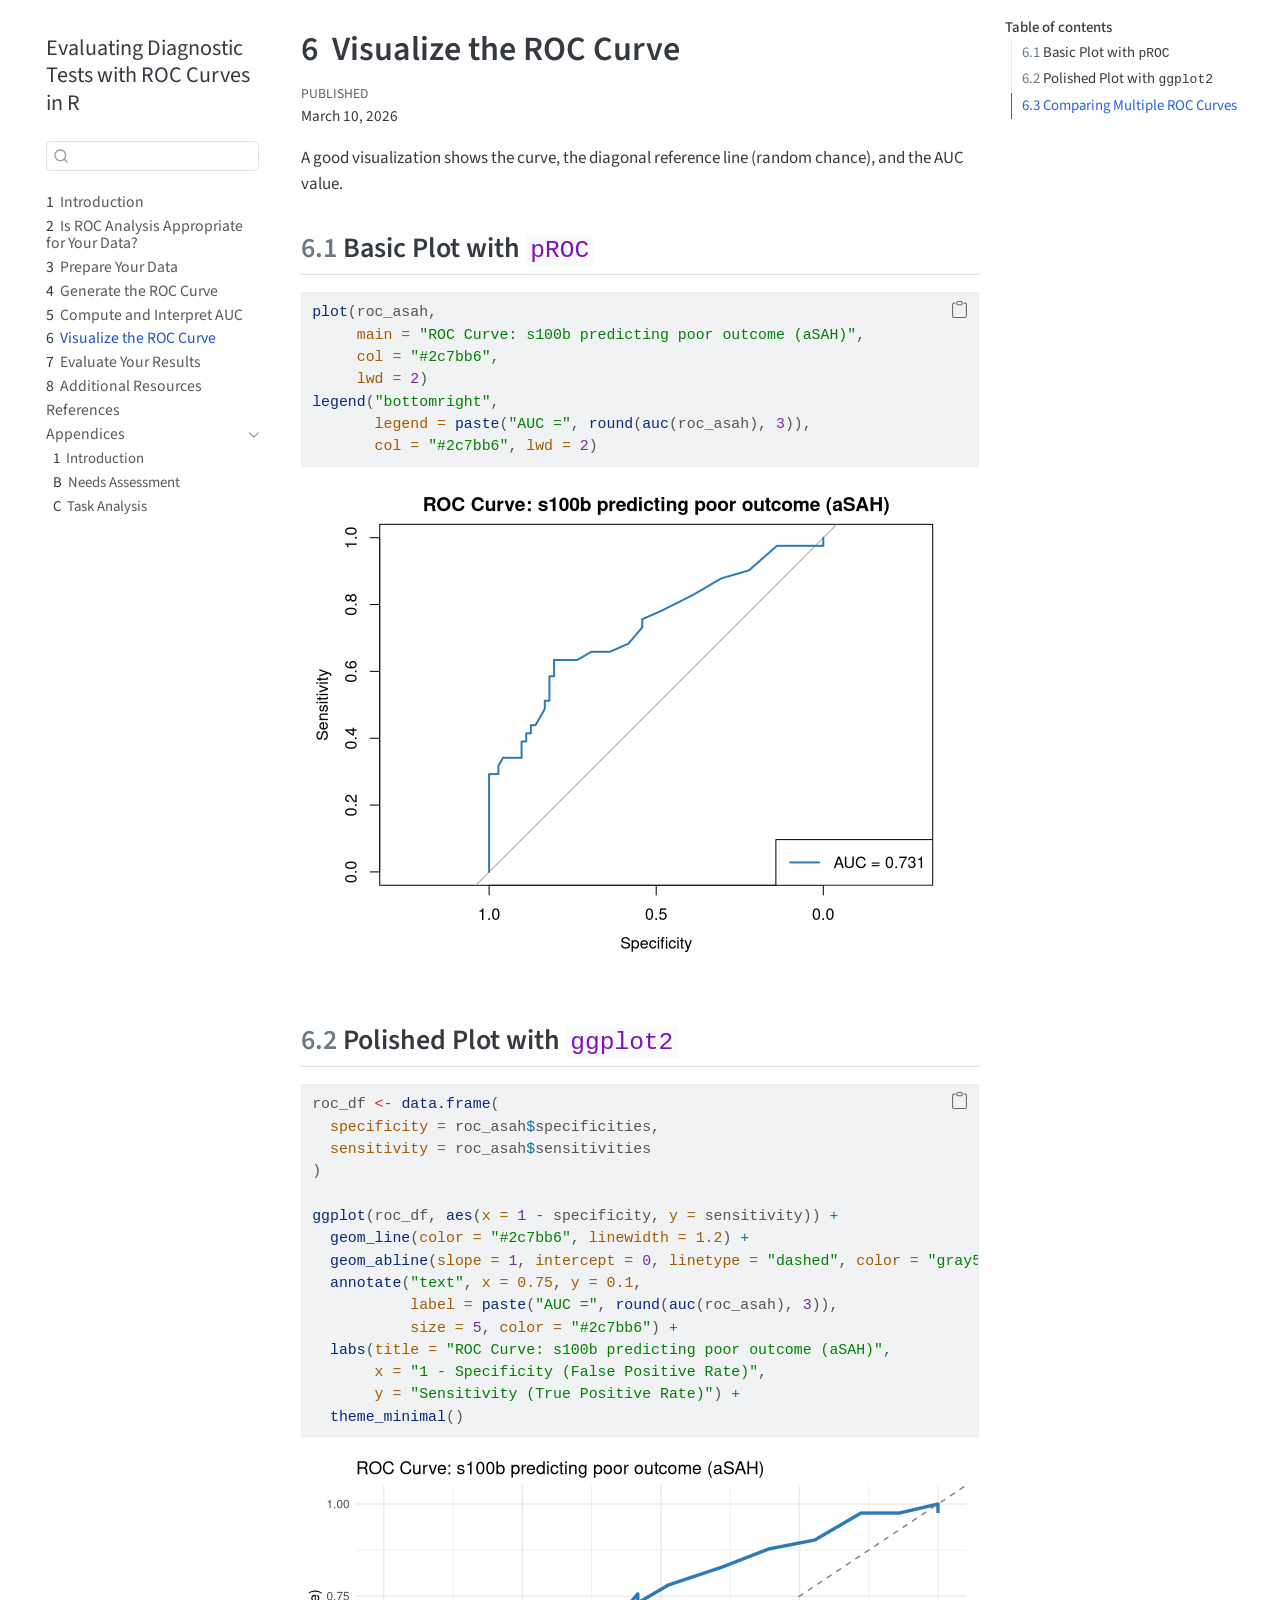
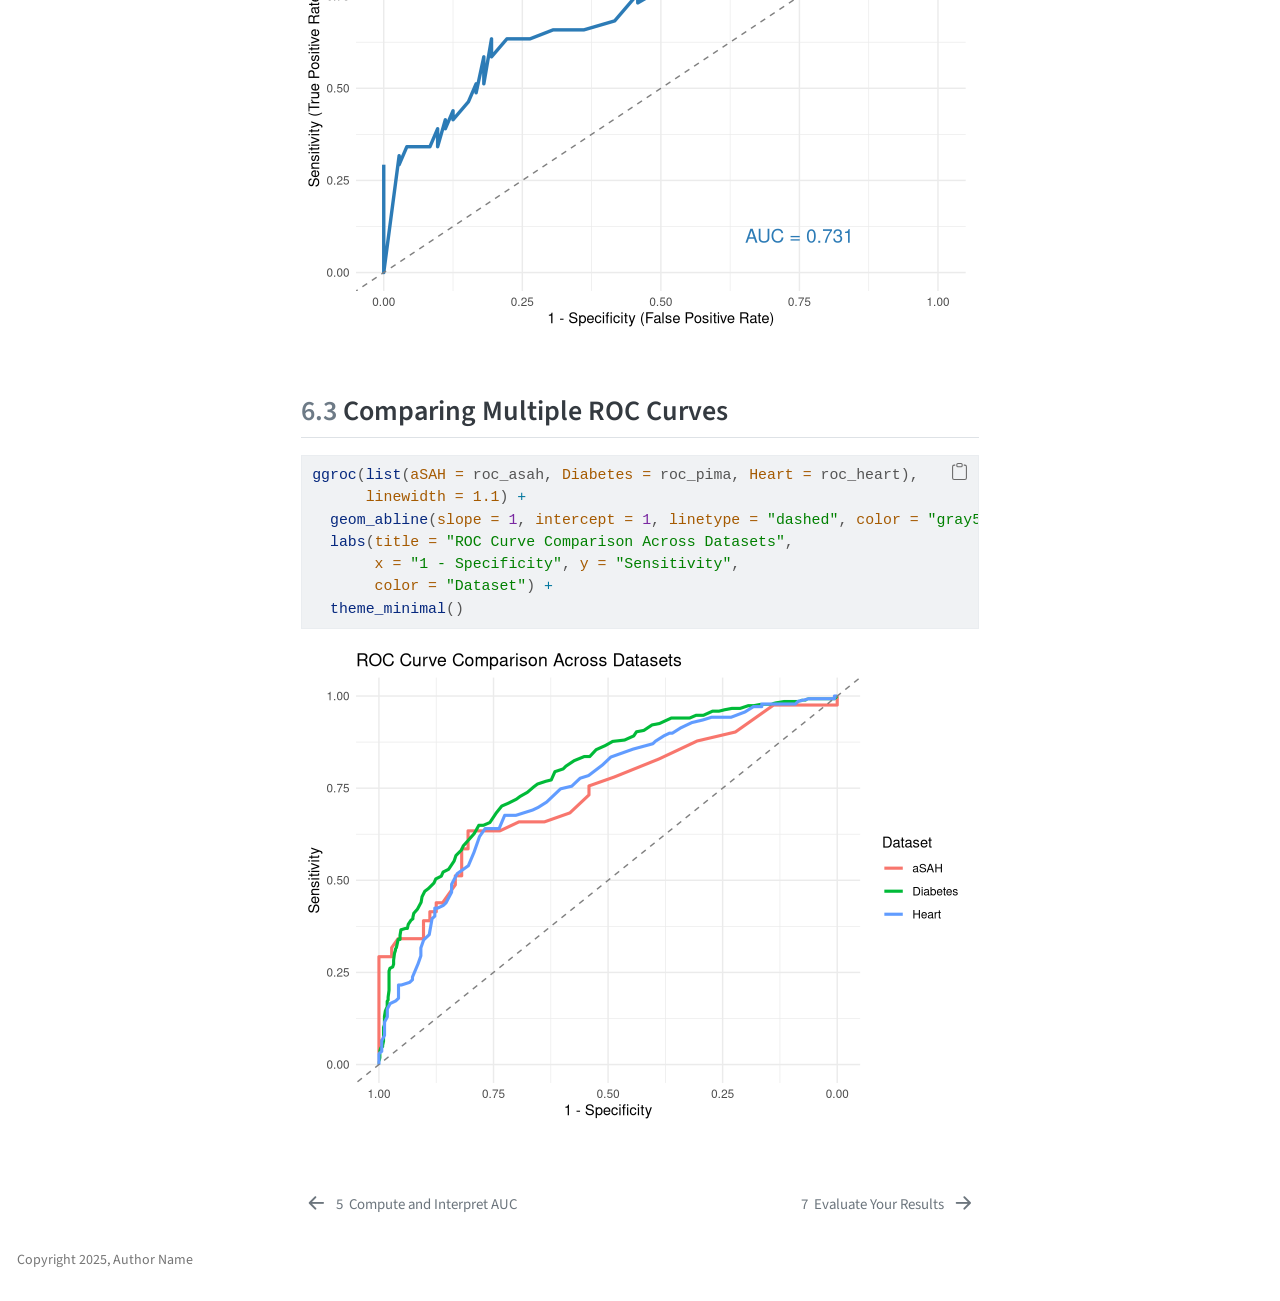
<file: docs/visualize.html>
<!DOCTYPE html>
<html xmlns="http://www.w3.org/1999/xhtml" lang="en" xml:lang="en"><head>

<meta charset="utf-8">
<meta name="generator" content="quarto-1.8.27">

<meta name="viewport" content="width=device-width, initial-scale=1.0, user-scalable=yes">

<meta name="dcterms.date" content="2026-03-10">

<title>6&nbsp; Visualize the ROC Curve – Evaluating Diagnostic Tests with ROC Curves in R</title>
<style>
code{white-space: pre-wrap;}
span.smallcaps{font-variant: small-caps;}
div.columns{display: flex; gap: min(4vw, 1.5em);}
div.column{flex: auto; overflow-x: auto;}
div.hanging-indent{margin-left: 1.5em; text-indent: -1.5em;}
ul.task-list{list-style: none;}
ul.task-list li input[type="checkbox"] {
  width: 0.8em;
  margin: 0 0.8em 0.2em -1em; /* quarto-specific, see https://github.com/quarto-dev/quarto-cli/issues/4556 */ 
  vertical-align: middle;
}
/* CSS for syntax highlighting */
html { -webkit-text-size-adjust: 100%; }
pre > code.sourceCode { white-space: pre; position: relative; }
pre > code.sourceCode > span { display: inline-block; line-height: 1.25; }
pre > code.sourceCode > span:empty { height: 1.2em; }
.sourceCode { overflow: visible; }
code.sourceCode > span { color: inherit; text-decoration: inherit; }
div.sourceCode { margin: 1em 0; }
pre.sourceCode { margin: 0; }
@media screen {
div.sourceCode { overflow: auto; }
}
@media print {
pre > code.sourceCode { white-space: pre-wrap; }
pre > code.sourceCode > span { text-indent: -5em; padding-left: 5em; }
}
pre.numberSource code
  { counter-reset: source-line 0; }
pre.numberSource code > span
  { position: relative; left: -4em; counter-increment: source-line; }
pre.numberSource code > span > a:first-child::before
  { content: counter(source-line);
    position: relative; left: -1em; text-align: right; vertical-align: baseline;
    border: none; display: inline-block;
    -webkit-touch-callout: none; -webkit-user-select: none;
    -khtml-user-select: none; -moz-user-select: none;
    -ms-user-select: none; user-select: none;
    padding: 0 4px; width: 4em;
  }
pre.numberSource { margin-left: 3em;  padding-left: 4px; }
div.sourceCode
  {   }
@media screen {
pre > code.sourceCode > span > a:first-child::before { text-decoration: underline; }
}
</style>


<script src="site_libs/quarto-nav/quarto-nav.js"></script>
<script src="site_libs/quarto-nav/headroom.min.js"></script>
<script src="site_libs/clipboard/clipboard.min.js"></script>
<script src="site_libs/quarto-search/autocomplete.umd.js"></script>
<script src="site_libs/quarto-search/fuse.min.js"></script>
<script src="site_libs/quarto-search/quarto-search.js"></script>
<meta name="quarto:offset" content="./">
<link href="./evaluate.html" rel="next">
<link href="./compute-auc.html" rel="prev">
<script src="site_libs/quarto-html/quarto.js" type="module"></script>
<script src="site_libs/quarto-html/tabsets/tabsets.js" type="module"></script>
<script src="site_libs/quarto-html/axe/axe-check.js" type="module"></script>
<script src="site_libs/quarto-html/popper.min.js"></script>
<script src="site_libs/quarto-html/tippy.umd.min.js"></script>
<script src="site_libs/quarto-html/anchor.min.js"></script>
<link href="site_libs/quarto-html/tippy.css" rel="stylesheet">
<link href="site_libs/quarto-html/quarto-syntax-highlighting-b754b9fd3853d7e56faef54c29c5d52b.css" rel="stylesheet" id="quarto-text-highlighting-styles">
<script src="site_libs/bootstrap/bootstrap.min.js"></script>
<link href="site_libs/bootstrap/bootstrap-icons.css" rel="stylesheet">
<link href="site_libs/bootstrap/bootstrap-52aae9844ad5a5a5e9a7c3d08fa930ed.min.css" rel="stylesheet" append-hash="true" id="quarto-bootstrap" data-mode="light">
<script id="quarto-search-options" type="application/json">{
  "location": "sidebar",
  "copy-button": false,
  "collapse-after": 3,
  "panel-placement": "start",
  "type": "textbox",
  "limit": 50,
  "keyboard-shortcut": [
    "f",
    "/",
    "s"
  ],
  "show-item-context": false,
  "language": {
    "search-no-results-text": "No results",
    "search-matching-documents-text": "matching documents",
    "search-copy-link-title": "Copy link to search",
    "search-hide-matches-text": "Hide additional matches",
    "search-more-match-text": "more match in this document",
    "search-more-matches-text": "more matches in this document",
    "search-clear-button-title": "Clear",
    "search-text-placeholder": "",
    "search-detached-cancel-button-title": "Cancel",
    "search-submit-button-title": "Submit",
    "search-label": "Search"
  }
}</script>


</head>

<body class="nav-sidebar floating quarto-light">

<div id="quarto-search-results"></div>
  <header id="quarto-header" class="headroom fixed-top">
  <nav class="quarto-secondary-nav">
    <div class="container-fluid d-flex">
      <button type="button" class="quarto-btn-toggle btn" data-bs-toggle="collapse" role="button" data-bs-target=".quarto-sidebar-collapse-item" aria-controls="quarto-sidebar" aria-expanded="false" aria-label="Toggle sidebar navigation" onclick="if (window.quartoToggleHeadroom) { window.quartoToggleHeadroom(); }">
        <i class="bi bi-layout-text-sidebar-reverse"></i>
      </button>
        <nav class="quarto-page-breadcrumbs" aria-label="breadcrumb"><ol class="breadcrumb"><li class="breadcrumb-item"><a href="./visualize.html"><span class="chapter-number">6</span>&nbsp; <span class="chapter-title">Visualize the ROC Curve</span></a></li></ol></nav>
        <a class="flex-grow-1" role="navigation" data-bs-toggle="collapse" data-bs-target=".quarto-sidebar-collapse-item" aria-controls="quarto-sidebar" aria-expanded="false" aria-label="Toggle sidebar navigation" onclick="if (window.quartoToggleHeadroom) { window.quartoToggleHeadroom(); }">      
        </a>
      <button type="button" class="btn quarto-search-button" aria-label="Search" onclick="window.quartoOpenSearch();">
        <i class="bi bi-search"></i>
      </button>
    </div>
  </nav>
</header>
<!-- content -->
<div id="quarto-content" class="quarto-container page-columns page-rows-contents page-layout-article">
<!-- sidebar -->
  <nav id="quarto-sidebar" class="sidebar collapse collapse-horizontal quarto-sidebar-collapse-item sidebar-navigation floating overflow-auto">
    <div class="pt-lg-2 mt-2 text-left sidebar-header">
    <div class="sidebar-title mb-0 py-0">
      <a href="./">Evaluating Diagnostic Tests with ROC Curves in R</a> 
    </div>
      </div>
        <div class="mt-2 flex-shrink-0 align-items-center">
        <div class="sidebar-search">
        <div id="quarto-search" class="" title="Search"></div>
        </div>
        </div>
    <div class="sidebar-menu-container"> 
    <ul class="list-unstyled mt-1">
        <li class="sidebar-item">
  <div class="sidebar-item-container"> 
  <a href="./index.html" class="sidebar-item-text sidebar-link">
 <span class="menu-text"><span class="chapter-number">1</span>&nbsp; <span class="chapter-title">Introduction</span></span></a>
  </div>
</li>
        <li class="sidebar-item">
  <div class="sidebar-item-container"> 
  <a href="./guide.html" class="sidebar-item-text sidebar-link">
 <span class="menu-text"><span class="chapter-number">2</span>&nbsp; <span class="chapter-title">Is ROC Analysis Appropriate for Your Data?</span></span></a>
  </div>
</li>
        <li class="sidebar-item">
  <div class="sidebar-item-container"> 
  <a href="./prepare.html" class="sidebar-item-text sidebar-link">
 <span class="menu-text"><span class="chapter-number">3</span>&nbsp; <span class="chapter-title">Prepare Your Data</span></span></a>
  </div>
</li>
        <li class="sidebar-item">
  <div class="sidebar-item-container"> 
  <a href="./generate.html" class="sidebar-item-text sidebar-link">
 <span class="menu-text"><span class="chapter-number">4</span>&nbsp; <span class="chapter-title">Generate the ROC Curve</span></span></a>
  </div>
</li>
        <li class="sidebar-item">
  <div class="sidebar-item-container"> 
  <a href="./compute-auc.html" class="sidebar-item-text sidebar-link">
 <span class="menu-text"><span class="chapter-number">5</span>&nbsp; <span class="chapter-title">Compute and Interpret AUC</span></span></a>
  </div>
</li>
        <li class="sidebar-item">
  <div class="sidebar-item-container"> 
  <a href="./visualize.html" class="sidebar-item-text sidebar-link active">
 <span class="menu-text"><span class="chapter-number">6</span>&nbsp; <span class="chapter-title">Visualize the ROC Curve</span></span></a>
  </div>
</li>
        <li class="sidebar-item">
  <div class="sidebar-item-container"> 
  <a href="./evaluate.html" class="sidebar-item-text sidebar-link">
 <span class="menu-text"><span class="chapter-number">7</span>&nbsp; <span class="chapter-title">Evaluate Your Results</span></span></a>
  </div>
</li>
        <li class="sidebar-item">
  <div class="sidebar-item-container"> 
  <a href="./resources.html" class="sidebar-item-text sidebar-link">
 <span class="menu-text"><span class="chapter-number">8</span>&nbsp; <span class="chapter-title">Additional Resources</span></span></a>
  </div>
</li>
        <li class="sidebar-item">
  <div class="sidebar-item-container"> 
  <a href="./references.html" class="sidebar-item-text sidebar-link">
 <span class="menu-text">References</span></a>
  </div>
</li>
        <li class="sidebar-item sidebar-item-section">
      <div class="sidebar-item-container"> 
            <a class="sidebar-item-text sidebar-link text-start" data-bs-toggle="collapse" data-bs-target="#quarto-sidebar-section-1" role="navigation" aria-expanded="true">
 <span class="menu-text">Appendices</span></a>
          <a class="sidebar-item-toggle text-start" data-bs-toggle="collapse" data-bs-target="#quarto-sidebar-section-1" role="navigation" aria-expanded="true" aria-label="Toggle section">
            <i class="bi bi-chevron-right ms-2"></i>
          </a> 
      </div>
      <ul id="quarto-sidebar-section-1" class="collapse list-unstyled sidebar-section depth1 show">  
          <li class="sidebar-item">
  <div class="sidebar-item-container"> 
  <a href="./index.html" class="sidebar-item-text sidebar-link">
 <span class="menu-text"><span class="chapter-number">1</span>&nbsp; <span class="chapter-title">Introduction</span></span></a>
  </div>
</li>
          <li class="sidebar-item">
  <div class="sidebar-item-container"> 
  <a href="./needs.html" class="sidebar-item-text sidebar-link">
 <span class="menu-text"><span class="chapter-number">B</span>&nbsp; <span class="chapter-title">Needs Assessment</span></span></a>
  </div>
</li>
          <li class="sidebar-item">
  <div class="sidebar-item-container"> 
  <a href="./task-analysis.html" class="sidebar-item-text sidebar-link">
 <span class="menu-text"><span class="chapter-number">C</span>&nbsp; <span class="chapter-title">Task Analysis</span></span></a>
  </div>
</li>
      </ul>
  </li>
    </ul>
    </div>
</nav>
<div id="quarto-sidebar-glass" class="quarto-sidebar-collapse-item" data-bs-toggle="collapse" data-bs-target=".quarto-sidebar-collapse-item"></div>
<!-- margin-sidebar -->
    <div id="quarto-margin-sidebar" class="sidebar margin-sidebar">
        <nav id="TOC" role="doc-toc" class="toc-active">
    <h2 id="toc-title">Table of contents</h2>
   
  <ul>
  <li><a href="#basic-plot-with-proc" id="toc-basic-plot-with-proc" class="nav-link active" data-scroll-target="#basic-plot-with-proc"><span class="header-section-number">6.1</span> Basic Plot with <code>pROC</code></a></li>
  <li><a href="#polished-plot-with-ggplot2" id="toc-polished-plot-with-ggplot2" class="nav-link" data-scroll-target="#polished-plot-with-ggplot2"><span class="header-section-number">6.2</span> Polished Plot with <code>ggplot2</code></a></li>
  <li><a href="#comparing-multiple-roc-curves" id="toc-comparing-multiple-roc-curves" class="nav-link" data-scroll-target="#comparing-multiple-roc-curves"><span class="header-section-number">6.3</span> Comparing Multiple ROC Curves</a></li>
  </ul>
</nav>
    </div>
<!-- main -->
<main class="content" id="quarto-document-content">

<header id="title-block-header" class="quarto-title-block default">
<div class="quarto-title">
<h1 class="title"><span class="chapter-number">6</span>&nbsp; <span class="chapter-title">Visualize the ROC Curve</span></h1>
</div>



<div class="quarto-title-meta">

    
    <div>
    <div class="quarto-title-meta-heading">Published</div>
    <div class="quarto-title-meta-contents">
      <p class="date">March 10, 2026</p>
    </div>
  </div>
  
    
  </div>
  


</header>


<p>A good visualization shows the curve, the diagonal reference line (random chance), and the AUC value.</p>
<section id="basic-plot-with-proc" class="level2" data-number="6.1">
<h2 data-number="6.1" class="anchored" data-anchor-id="basic-plot-with-proc"><span class="header-section-number">6.1</span> Basic Plot with <code>pROC</code></h2>
<div class="cell">
<div class="code-copy-outer-scaffold"><div class="sourceCode cell-code" id="cb1"><pre class="sourceCode r code-with-copy"><code class="sourceCode r"><span id="cb1-1"><a href="#cb1-1" aria-hidden="true" tabindex="-1"></a><span class="fu">plot</span>(roc_asah,</span>
<span id="cb1-2"><a href="#cb1-2" aria-hidden="true" tabindex="-1"></a>     <span class="at">main =</span> <span class="st">"ROC Curve: s100b predicting poor outcome (aSAH)"</span>,</span>
<span id="cb1-3"><a href="#cb1-3" aria-hidden="true" tabindex="-1"></a>     <span class="at">col =</span> <span class="st">"#2c7bb6"</span>,</span>
<span id="cb1-4"><a href="#cb1-4" aria-hidden="true" tabindex="-1"></a>     <span class="at">lwd =</span> <span class="dv">2</span>)</span>
<span id="cb1-5"><a href="#cb1-5" aria-hidden="true" tabindex="-1"></a><span class="fu">legend</span>(<span class="st">"bottomright"</span>,</span>
<span id="cb1-6"><a href="#cb1-6" aria-hidden="true" tabindex="-1"></a>       <span class="at">legend =</span> <span class="fu">paste</span>(<span class="st">"AUC ="</span>, <span class="fu">round</span>(<span class="fu">auc</span>(roc_asah), <span class="dv">3</span>)),</span>
<span id="cb1-7"><a href="#cb1-7" aria-hidden="true" tabindex="-1"></a>       <span class="at">col =</span> <span class="st">"#2c7bb6"</span>, <span class="at">lwd =</span> <span class="dv">2</span>)</span></code></pre></div><button title="Copy to Clipboard" class="code-copy-button"><i class="bi"></i></button></div>
<div class="cell-output-display">
<div>
<figure class="figure">
<p><img src="visualize_files/figure-html/plot-basic-1.png" class="img-fluid figure-img" width="672"></p>
</figure>
</div>
</div>
</div>
</section>
<section id="polished-plot-with-ggplot2" class="level2" data-number="6.2">
<h2 data-number="6.2" class="anchored" data-anchor-id="polished-plot-with-ggplot2"><span class="header-section-number">6.2</span> Polished Plot with <code>ggplot2</code></h2>
<div class="cell">
<div class="code-copy-outer-scaffold"><div class="sourceCode cell-code" id="cb2"><pre class="sourceCode r code-with-copy"><code class="sourceCode r"><span id="cb2-1"><a href="#cb2-1" aria-hidden="true" tabindex="-1"></a>roc_df <span class="ot">&lt;-</span> <span class="fu">data.frame</span>(</span>
<span id="cb2-2"><a href="#cb2-2" aria-hidden="true" tabindex="-1"></a>  <span class="at">specificity =</span> roc_asah<span class="sc">$</span>specificities,</span>
<span id="cb2-3"><a href="#cb2-3" aria-hidden="true" tabindex="-1"></a>  <span class="at">sensitivity =</span> roc_asah<span class="sc">$</span>sensitivities</span>
<span id="cb2-4"><a href="#cb2-4" aria-hidden="true" tabindex="-1"></a>)</span>
<span id="cb2-5"><a href="#cb2-5" aria-hidden="true" tabindex="-1"></a></span>
<span id="cb2-6"><a href="#cb2-6" aria-hidden="true" tabindex="-1"></a><span class="fu">ggplot</span>(roc_df, <span class="fu">aes</span>(<span class="at">x =</span> <span class="dv">1</span> <span class="sc">-</span> specificity, <span class="at">y =</span> sensitivity)) <span class="sc">+</span></span>
<span id="cb2-7"><a href="#cb2-7" aria-hidden="true" tabindex="-1"></a>  <span class="fu">geom_line</span>(<span class="at">color =</span> <span class="st">"#2c7bb6"</span>, <span class="at">linewidth =</span> <span class="fl">1.2</span>) <span class="sc">+</span></span>
<span id="cb2-8"><a href="#cb2-8" aria-hidden="true" tabindex="-1"></a>  <span class="fu">geom_abline</span>(<span class="at">slope =</span> <span class="dv">1</span>, <span class="at">intercept =</span> <span class="dv">0</span>, <span class="at">linetype =</span> <span class="st">"dashed"</span>, <span class="at">color =</span> <span class="st">"gray50"</span>) <span class="sc">+</span></span>
<span id="cb2-9"><a href="#cb2-9" aria-hidden="true" tabindex="-1"></a>  <span class="fu">annotate</span>(<span class="st">"text"</span>, <span class="at">x =</span> <span class="fl">0.75</span>, <span class="at">y =</span> <span class="fl">0.1</span>,</span>
<span id="cb2-10"><a href="#cb2-10" aria-hidden="true" tabindex="-1"></a>           <span class="at">label =</span> <span class="fu">paste</span>(<span class="st">"AUC ="</span>, <span class="fu">round</span>(<span class="fu">auc</span>(roc_asah), <span class="dv">3</span>)),</span>
<span id="cb2-11"><a href="#cb2-11" aria-hidden="true" tabindex="-1"></a>           <span class="at">size =</span> <span class="dv">5</span>, <span class="at">color =</span> <span class="st">"#2c7bb6"</span>) <span class="sc">+</span></span>
<span id="cb2-12"><a href="#cb2-12" aria-hidden="true" tabindex="-1"></a>  <span class="fu">labs</span>(<span class="at">title =</span> <span class="st">"ROC Curve: s100b predicting poor outcome (aSAH)"</span>,</span>
<span id="cb2-13"><a href="#cb2-13" aria-hidden="true" tabindex="-1"></a>       <span class="at">x =</span> <span class="st">"1 - Specificity (False Positive Rate)"</span>,</span>
<span id="cb2-14"><a href="#cb2-14" aria-hidden="true" tabindex="-1"></a>       <span class="at">y =</span> <span class="st">"Sensitivity (True Positive Rate)"</span>) <span class="sc">+</span></span>
<span id="cb2-15"><a href="#cb2-15" aria-hidden="true" tabindex="-1"></a>  <span class="fu">theme_minimal</span>()</span></code></pre></div><button title="Copy to Clipboard" class="code-copy-button"><i class="bi"></i></button></div>
<div class="cell-output-display">
<div>
<figure class="figure">
<p><img src="visualize_files/figure-html/plot-ggplot-1.png" class="img-fluid figure-img" width="672"></p>
</figure>
</div>
</div>
</div>
</section>
<section id="comparing-multiple-roc-curves" class="level2" data-number="6.3">
<h2 data-number="6.3" class="anchored" data-anchor-id="comparing-multiple-roc-curves"><span class="header-section-number">6.3</span> Comparing Multiple ROC Curves</h2>
<div class="cell">
<div class="code-copy-outer-scaffold"><div class="sourceCode cell-code" id="cb3"><pre class="sourceCode r code-with-copy"><code class="sourceCode r"><span id="cb3-1"><a href="#cb3-1" aria-hidden="true" tabindex="-1"></a><span class="fu">ggroc</span>(<span class="fu">list</span>(<span class="at">aSAH =</span> roc_asah, <span class="at">Diabetes =</span> roc_pima, <span class="at">Heart =</span> roc_heart),</span>
<span id="cb3-2"><a href="#cb3-2" aria-hidden="true" tabindex="-1"></a>      <span class="at">linewidth =</span> <span class="fl">1.1</span>) <span class="sc">+</span></span>
<span id="cb3-3"><a href="#cb3-3" aria-hidden="true" tabindex="-1"></a>  <span class="fu">geom_abline</span>(<span class="at">slope =</span> <span class="dv">1</span>, <span class="at">intercept =</span> <span class="dv">1</span>, <span class="at">linetype =</span> <span class="st">"dashed"</span>, <span class="at">color =</span> <span class="st">"gray50"</span>) <span class="sc">+</span></span>
<span id="cb3-4"><a href="#cb3-4" aria-hidden="true" tabindex="-1"></a>  <span class="fu">labs</span>(<span class="at">title =</span> <span class="st">"ROC Curve Comparison Across Datasets"</span>,</span>
<span id="cb3-5"><a href="#cb3-5" aria-hidden="true" tabindex="-1"></a>       <span class="at">x =</span> <span class="st">"1 - Specificity"</span>, <span class="at">y =</span> <span class="st">"Sensitivity"</span>,</span>
<span id="cb3-6"><a href="#cb3-6" aria-hidden="true" tabindex="-1"></a>       <span class="at">color =</span> <span class="st">"Dataset"</span>) <span class="sc">+</span></span>
<span id="cb3-7"><a href="#cb3-7" aria-hidden="true" tabindex="-1"></a>  <span class="fu">theme_minimal</span>()</span></code></pre></div><button title="Copy to Clipboard" class="code-copy-button"><i class="bi"></i></button></div>
<div class="cell-output-display">
<div>
<figure class="figure">
<p><img src="visualize_files/figure-html/plot-compare-1.png" class="img-fluid figure-img" width="672"></p>
</figure>
</div>
</div>
</div>


</section>

</main> <!-- /main -->
<script id="quarto-html-after-body" type="application/javascript">
  window.document.addEventListener("DOMContentLoaded", function (event) {
    const icon = "";
    const anchorJS = new window.AnchorJS();
    anchorJS.options = {
      placement: 'right',
      icon: icon
    };
    anchorJS.add('.anchored');
    const isCodeAnnotation = (el) => {
      for (const clz of el.classList) {
        if (clz.startsWith('code-annotation-')) {                     
          return true;
        }
      }
      return false;
    }
    const onCopySuccess = function(e) {
      // button target
      const button = e.trigger;
      // don't keep focus
      button.blur();
      // flash "checked"
      button.classList.add('code-copy-button-checked');
      var currentTitle = button.getAttribute("title");
      button.setAttribute("title", "Copied!");
      let tooltip;
      if (window.bootstrap) {
        button.setAttribute("data-bs-toggle", "tooltip");
        button.setAttribute("data-bs-placement", "left");
        button.setAttribute("data-bs-title", "Copied!");
        tooltip = new bootstrap.Tooltip(button, 
          { trigger: "manual", 
            customClass: "code-copy-button-tooltip",
            offset: [0, -8]});
        tooltip.show();    
      }
      setTimeout(function() {
        if (tooltip) {
          tooltip.hide();
          button.removeAttribute("data-bs-title");
          button.removeAttribute("data-bs-toggle");
          button.removeAttribute("data-bs-placement");
        }
        button.setAttribute("title", currentTitle);
        button.classList.remove('code-copy-button-checked');
      }, 1000);
      // clear code selection
      e.clearSelection();
    }
    const getTextToCopy = function(trigger) {
      const outerScaffold = trigger.parentElement.cloneNode(true);
      const codeEl = outerScaffold.querySelector('code');
      for (const childEl of codeEl.children) {
        if (isCodeAnnotation(childEl)) {
          childEl.remove();
        }
      }
      return codeEl.innerText;
    }
    const clipboard = new window.ClipboardJS('.code-copy-button:not([data-in-quarto-modal])', {
      text: getTextToCopy
    });
    clipboard.on('success', onCopySuccess);
    if (window.document.getElementById('quarto-embedded-source-code-modal')) {
      const clipboardModal = new window.ClipboardJS('.code-copy-button[data-in-quarto-modal]', {
        text: getTextToCopy,
        container: window.document.getElementById('quarto-embedded-source-code-modal')
      });
      clipboardModal.on('success', onCopySuccess);
    }
      var localhostRegex = new RegExp(/^(?:http|https):\/\/localhost\:?[0-9]*\//);
      var mailtoRegex = new RegExp(/^mailto:/);
        var filterRegex = new RegExp('/' + window.location.host + '/');
      var isInternal = (href) => {
          return filterRegex.test(href) || localhostRegex.test(href) || mailtoRegex.test(href);
      }
      // Inspect non-navigation links and adorn them if external
     var links = window.document.querySelectorAll('a[href]:not(.nav-link):not(.navbar-brand):not(.toc-action):not(.sidebar-link):not(.sidebar-item-toggle):not(.pagination-link):not(.no-external):not([aria-hidden]):not(.dropdown-item):not(.quarto-navigation-tool):not(.about-link)');
      for (var i=0; i<links.length; i++) {
        const link = links[i];
        if (!isInternal(link.href)) {
          // undo the damage that might have been done by quarto-nav.js in the case of
          // links that we want to consider external
          if (link.dataset.originalHref !== undefined) {
            link.href = link.dataset.originalHref;
          }
        }
      }
    function tippyHover(el, contentFn, onTriggerFn, onUntriggerFn) {
      const config = {
        allowHTML: true,
        maxWidth: 500,
        delay: 100,
        arrow: false,
        appendTo: function(el) {
            return el.parentElement;
        },
        interactive: true,
        interactiveBorder: 10,
        theme: 'quarto',
        placement: 'bottom-start',
      };
      if (contentFn) {
        config.content = contentFn;
      }
      if (onTriggerFn) {
        config.onTrigger = onTriggerFn;
      }
      if (onUntriggerFn) {
        config.onUntrigger = onUntriggerFn;
      }
      window.tippy(el, config); 
    }
    const noterefs = window.document.querySelectorAll('a[role="doc-noteref"]');
    for (var i=0; i<noterefs.length; i++) {
      const ref = noterefs[i];
      tippyHover(ref, function() {
        // use id or data attribute instead here
        let href = ref.getAttribute('data-footnote-href') || ref.getAttribute('href');
        try { href = new URL(href).hash; } catch {}
        const id = href.replace(/^#\/?/, "");
        const note = window.document.getElementById(id);
        if (note) {
          return note.innerHTML;
        } else {
          return "";
        }
      });
    }
    const xrefs = window.document.querySelectorAll('a.quarto-xref');
    const processXRef = (id, note) => {
      // Strip column container classes
      const stripColumnClz = (el) => {
        el.classList.remove("page-full", "page-columns");
        if (el.children) {
          for (const child of el.children) {
            stripColumnClz(child);
          }
        }
      }
      stripColumnClz(note)
      if (id === null || id.startsWith('sec-')) {
        // Special case sections, only their first couple elements
        const container = document.createElement("div");
        if (note.children && note.children.length > 2) {
          container.appendChild(note.children[0].cloneNode(true));
          for (let i = 1; i < note.children.length; i++) {
            const child = note.children[i];
            if (child.tagName === "P" && child.innerText === "") {
              continue;
            } else {
              container.appendChild(child.cloneNode(true));
              break;
            }
          }
          if (window.Quarto?.typesetMath) {
            window.Quarto.typesetMath(container);
          }
          return container.innerHTML
        } else {
          if (window.Quarto?.typesetMath) {
            window.Quarto.typesetMath(note);
          }
          return note.innerHTML;
        }
      } else {
        // Remove any anchor links if they are present
        const anchorLink = note.querySelector('a.anchorjs-link');
        if (anchorLink) {
          anchorLink.remove();
        }
        if (window.Quarto?.typesetMath) {
          window.Quarto.typesetMath(note);
        }
        if (note.classList.contains("callout")) {
          return note.outerHTML;
        } else {
          return note.innerHTML;
        }
      }
    }
    for (var i=0; i<xrefs.length; i++) {
      const xref = xrefs[i];
      tippyHover(xref, undefined, function(instance) {
        instance.disable();
        let url = xref.getAttribute('href');
        let hash = undefined; 
        if (url.startsWith('#')) {
          hash = url;
        } else {
          try { hash = new URL(url).hash; } catch {}
        }
        if (hash) {
          const id = hash.replace(/^#\/?/, "");
          const note = window.document.getElementById(id);
          if (note !== null) {
            try {
              const html = processXRef(id, note.cloneNode(true));
              instance.setContent(html);
            } finally {
              instance.enable();
              instance.show();
            }
          } else {
            // See if we can fetch this
            fetch(url.split('#')[0])
            .then(res => res.text())
            .then(html => {
              const parser = new DOMParser();
              const htmlDoc = parser.parseFromString(html, "text/html");
              const note = htmlDoc.getElementById(id);
              if (note !== null) {
                const html = processXRef(id, note);
                instance.setContent(html);
              } 
            }).finally(() => {
              instance.enable();
              instance.show();
            });
          }
        } else {
          // See if we can fetch a full url (with no hash to target)
          // This is a special case and we should probably do some content thinning / targeting
          fetch(url)
          .then(res => res.text())
          .then(html => {
            const parser = new DOMParser();
            const htmlDoc = parser.parseFromString(html, "text/html");
            const note = htmlDoc.querySelector('main.content');
            if (note !== null) {
              // This should only happen for chapter cross references
              // (since there is no id in the URL)
              // remove the first header
              if (note.children.length > 0 && note.children[0].tagName === "HEADER") {
                note.children[0].remove();
              }
              const html = processXRef(null, note);
              instance.setContent(html);
            } 
          }).finally(() => {
            instance.enable();
            instance.show();
          });
        }
      }, function(instance) {
      });
    }
        let selectedAnnoteEl;
        const selectorForAnnotation = ( cell, annotation) => {
          let cellAttr = 'data-code-cell="' + cell + '"';
          let lineAttr = 'data-code-annotation="' +  annotation + '"';
          const selector = 'span[' + cellAttr + '][' + lineAttr + ']';
          return selector;
        }
        const selectCodeLines = (annoteEl) => {
          const doc = window.document;
          const targetCell = annoteEl.getAttribute("data-target-cell");
          const targetAnnotation = annoteEl.getAttribute("data-target-annotation");
          const annoteSpan = window.document.querySelector(selectorForAnnotation(targetCell, targetAnnotation));
          const lines = annoteSpan.getAttribute("data-code-lines").split(",");
          const lineIds = lines.map((line) => {
            return targetCell + "-" + line;
          })
          let top = null;
          let height = null;
          let parent = null;
          if (lineIds.length > 0) {
              //compute the position of the single el (top and bottom and make a div)
              const el = window.document.getElementById(lineIds[0]);
              top = el.offsetTop;
              height = el.offsetHeight;
              parent = el.parentElement.parentElement;
            if (lineIds.length > 1) {
              const lastEl = window.document.getElementById(lineIds[lineIds.length - 1]);
              const bottom = lastEl.offsetTop + lastEl.offsetHeight;
              height = bottom - top;
            }
            if (top !== null && height !== null && parent !== null) {
              // cook up a div (if necessary) and position it 
              let div = window.document.getElementById("code-annotation-line-highlight");
              if (div === null) {
                div = window.document.createElement("div");
                div.setAttribute("id", "code-annotation-line-highlight");
                div.style.position = 'absolute';
                parent.appendChild(div);
              }
              div.style.top = top - 2 + "px";
              div.style.height = height + 4 + "px";
              div.style.left = 0;
              let gutterDiv = window.document.getElementById("code-annotation-line-highlight-gutter");
              if (gutterDiv === null) {
                gutterDiv = window.document.createElement("div");
                gutterDiv.setAttribute("id", "code-annotation-line-highlight-gutter");
                gutterDiv.style.position = 'absolute';
                const codeCell = window.document.getElementById(targetCell);
                const gutter = codeCell.querySelector('.code-annotation-gutter');
                gutter.appendChild(gutterDiv);
              }
              gutterDiv.style.top = top - 2 + "px";
              gutterDiv.style.height = height + 4 + "px";
            }
            selectedAnnoteEl = annoteEl;
          }
        };
        const unselectCodeLines = () => {
          const elementsIds = ["code-annotation-line-highlight", "code-annotation-line-highlight-gutter"];
          elementsIds.forEach((elId) => {
            const div = window.document.getElementById(elId);
            if (div) {
              div.remove();
            }
          });
          selectedAnnoteEl = undefined;
        };
          // Handle positioning of the toggle
      window.addEventListener(
        "resize",
        throttle(() => {
          elRect = undefined;
          if (selectedAnnoteEl) {
            selectCodeLines(selectedAnnoteEl);
          }
        }, 10)
      );
      function throttle(fn, ms) {
      let throttle = false;
      let timer;
        return (...args) => {
          if(!throttle) { // first call gets through
              fn.apply(this, args);
              throttle = true;
          } else { // all the others get throttled
              if(timer) clearTimeout(timer); // cancel #2
              timer = setTimeout(() => {
                fn.apply(this, args);
                timer = throttle = false;
              }, ms);
          }
        };
      }
        // Attach click handler to the DT
        const annoteDls = window.document.querySelectorAll('dt[data-target-cell]');
        for (const annoteDlNode of annoteDls) {
          annoteDlNode.addEventListener('click', (event) => {
            const clickedEl = event.target;
            if (clickedEl !== selectedAnnoteEl) {
              unselectCodeLines();
              const activeEl = window.document.querySelector('dt[data-target-cell].code-annotation-active');
              if (activeEl) {
                activeEl.classList.remove('code-annotation-active');
              }
              selectCodeLines(clickedEl);
              clickedEl.classList.add('code-annotation-active');
            } else {
              // Unselect the line
              unselectCodeLines();
              clickedEl.classList.remove('code-annotation-active');
            }
          });
        }
    const findCites = (el) => {
      const parentEl = el.parentElement;
      if (parentEl) {
        const cites = parentEl.dataset.cites;
        if (cites) {
          return {
            el,
            cites: cites.split(' ')
          };
        } else {
          return findCites(el.parentElement)
        }
      } else {
        return undefined;
      }
    };
    var bibliorefs = window.document.querySelectorAll('a[role="doc-biblioref"]');
    for (var i=0; i<bibliorefs.length; i++) {
      const ref = bibliorefs[i];
      const citeInfo = findCites(ref);
      if (citeInfo) {
        tippyHover(citeInfo.el, function() {
          var popup = window.document.createElement('div');
          citeInfo.cites.forEach(function(cite) {
            var citeDiv = window.document.createElement('div');
            citeDiv.classList.add('hanging-indent');
            citeDiv.classList.add('csl-entry');
            var biblioDiv = window.document.getElementById('ref-' + cite);
            if (biblioDiv) {
              citeDiv.innerHTML = biblioDiv.innerHTML;
            }
            popup.appendChild(citeDiv);
          });
          return popup.innerHTML;
        });
      }
    }
  });
  </script>
<nav class="page-navigation">
  <div class="nav-page nav-page-previous">
      <a href="./compute-auc.html" class="pagination-link" aria-label="Compute and Interpret AUC">
        <i class="bi bi-arrow-left-short"></i> <span class="nav-page-text"><span class="chapter-number">5</span>&nbsp; <span class="chapter-title">Compute and Interpret AUC</span></span>
      </a>          
  </div>
  <div class="nav-page nav-page-next">
      <a href="./evaluate.html" class="pagination-link" aria-label="Evaluate Your Results">
        <span class="nav-page-text"><span class="chapter-number">7</span>&nbsp; <span class="chapter-title">Evaluate Your Results</span></span> <i class="bi bi-arrow-right-short"></i>
      </a>
  </div>
</nav>
</div> <!-- /content -->
<footer class="footer">
  <div class="nav-footer">
    <div class="nav-footer-left">
<p>Copyright 2025, Author Name</p>
</div>   
    <div class="nav-footer-center">
      &nbsp;
    </div>
    <div class="nav-footer-right">
      &nbsp;
    </div>
  </div>
</footer>




</body></html>
</file>
<file: docs/site_libs/quarto-html/tippy.css>
.tippy-box[data-animation=fade][data-state=hidden]{opacity:0}[data-tippy-root]{max-width:calc(100vw - 10px)}.tippy-box{position:relative;background-color:#333;color:#fff;border-radius:4px;font-size:14px;line-height:1.4;white-space:normal;outline:0;transition-property:transform,visibility,opacity}.tippy-box[data-placement^=top]>.tippy-arrow{bottom:0}.tippy-box[data-placement^=top]>.tippy-arrow:before{bottom:-7px;left:0;border-width:8px 8px 0;border-top-color:initial;transform-origin:center top}.tippy-box[data-placement^=bottom]>.tippy-arrow{top:0}.tippy-box[data-placement^=bottom]>.tippy-arrow:before{top:-7px;left:0;border-width:0 8px 8px;border-bottom-color:initial;transform-origin:center bottom}.tippy-box[data-placement^=left]>.tippy-arrow{right:0}.tippy-box[data-placement^=left]>.tippy-arrow:before{border-width:8px 0 8px 8px;border-left-color:initial;right:-7px;transform-origin:center left}.tippy-box[data-placement^=right]>.tippy-arrow{left:0}.tippy-box[data-placement^=right]>.tippy-arrow:before{left:-7px;border-width:8px 8px 8px 0;border-right-color:initial;transform-origin:center right}.tippy-box[data-inertia][data-state=visible]{transition-timing-function:cubic-bezier(.54,1.5,.38,1.11)}.tippy-arrow{width:16px;height:16px;color:#333}.tippy-arrow:before{content:"";position:absolute;border-color:transparent;border-style:solid}.tippy-content{position:relative;padding:5px 9px;z-index:1}
</file>
<file: docs/site_libs/quarto-html/quarto-syntax-highlighting-b754b9fd3853d7e56faef54c29c5d52b.css>
/* quarto syntax highlight colors */
:root {
  --quarto-hl-ot-color: #d91e18;
  --quarto-hl-at-color: #a55a00;
  --quarto-hl-ss-color: #008000;
  --quarto-hl-an-color: #696969;
  --quarto-hl-fu-color: #06287e;
  --quarto-hl-st-color: #008000;
  --quarto-hl-cf-color: #d91e18;
  --quarto-hl-op-color: #00769e;
  --quarto-hl-er-color: #7928a1;
  --quarto-hl-bn-color: #7928a1;
  --quarto-hl-al-color: #7928a1;
  --quarto-hl-va-color: #a55a00;
  --quarto-hl-bu-color: inherit;
  --quarto-hl-ex-color: inherit;
  --quarto-hl-pp-color: #7928a1;
  --quarto-hl-in-color: #696969;
  --quarto-hl-vs-color: #008000;
  --quarto-hl-wa-color: #696969;
  --quarto-hl-do-color: #696969;
  --quarto-hl-im-color: inherit;
  --quarto-hl-ch-color: #008000;
  --quarto-hl-dt-color: #7928a1;
  --quarto-hl-fl-color: #a55a00;
  --quarto-hl-co-color: #696969;
  --quarto-hl-cv-color: #696969;
  --quarto-hl-cn-color: #d91e18;
  --quarto-hl-sc-color: #00769e;
  --quarto-hl-dv-color: #7928a1;
  --quarto-hl-kw-color: #d91e18;
}

/* other quarto variables */
:root {
  --quarto-font-monospace: SFMono-Regular, Menlo, Monaco, Consolas, "Liberation Mono", "Courier New", monospace;
}

/* syntax highlight based on Pandoc's rules */
pre > code.sourceCode > span {
  color: #545454;
}

code.sourceCode > span {
  color: #545454;
}

div.sourceCode,
div.sourceCode pre.sourceCode {
  color: #545454;
}

/* Normal */
code span {
  color: #545454;
}

/* Alert */
code span.al {
  color: #7928a1;
  font-style: inherit;
}

/* Annotation */
code span.an {
  color: #696969;
  font-style: inherit;
}

/* Attribute */
code span.at {
  color: #a55a00;
  font-style: inherit;
}

/* BaseN */
code span.bn {
  color: #7928a1;
  font-style: inherit;
}

/* BuiltIn */
code span.bu {
  font-style: inherit;
}

/* ControlFlow */
code span.cf {
  color: #d91e18;
  font-style: inherit;
}

/* Char */
code span.ch {
  color: #008000;
  font-style: inherit;
}

/* Constant */
code span.cn {
  color: #d91e18;
  font-style: inherit;
}

/* Comment */
code span.co {
  color: #696969;
  font-style: inherit;
}

/* CommentVar */
code span.cv {
  color: #696969;
  font-style: italic;
}

/* Documentation */
code span.do {
  color: #696969;
  font-style: italic;
}

/* DataType */
code span.dt {
  color: #7928a1;
  font-style: inherit;
}

/* DecVal */
code span.dv {
  color: #7928a1;
  font-style: inherit;
}

/* Error */
code span.er {
  color: #7928a1;
  font-style: inherit;
}

/* Extension */
code span.ex {
  font-style: inherit;
}

/* Float */
code span.fl {
  color: #a55a00;
  font-style: inherit;
}

/* Function */
code span.fu {
  color: #06287e;
  font-style: inherit;
}

/* Import */
code span.im {
  font-style: inherit;
}

/* Information */
code span.in {
  color: #696969;
  font-style: inherit;
}

/* Keyword */
code span.kw {
  color: #d91e18;
  font-style: inherit;
}

/* Operator */
code span.op {
  color: #00769e;
  font-style: inherit;
}

/* Other */
code span.ot {
  color: #d91e18;
  font-style: inherit;
}

/* Preprocessor */
code span.pp {
  color: #7928a1;
  font-style: inherit;
}

/* SpecialChar */
code span.sc {
  color: #00769e;
  font-style: inherit;
}

/* SpecialString */
code span.ss {
  color: #008000;
  font-style: inherit;
}

/* String */
code span.st {
  color: #008000;
  font-style: inherit;
}

/* Variable */
code span.va {
  color: #a55a00;
  font-style: inherit;
}

/* VerbatimString */
code span.vs {
  color: #008000;
  font-style: inherit;
}

/* Warning */
code span.wa {
  color: #696969;
  font-style: italic;
}

.prevent-inlining {
  content: "</";
}

/*# sourceMappingURL=f03ab405d406a4f73e37d104cafdb335.css.map */
</file>
